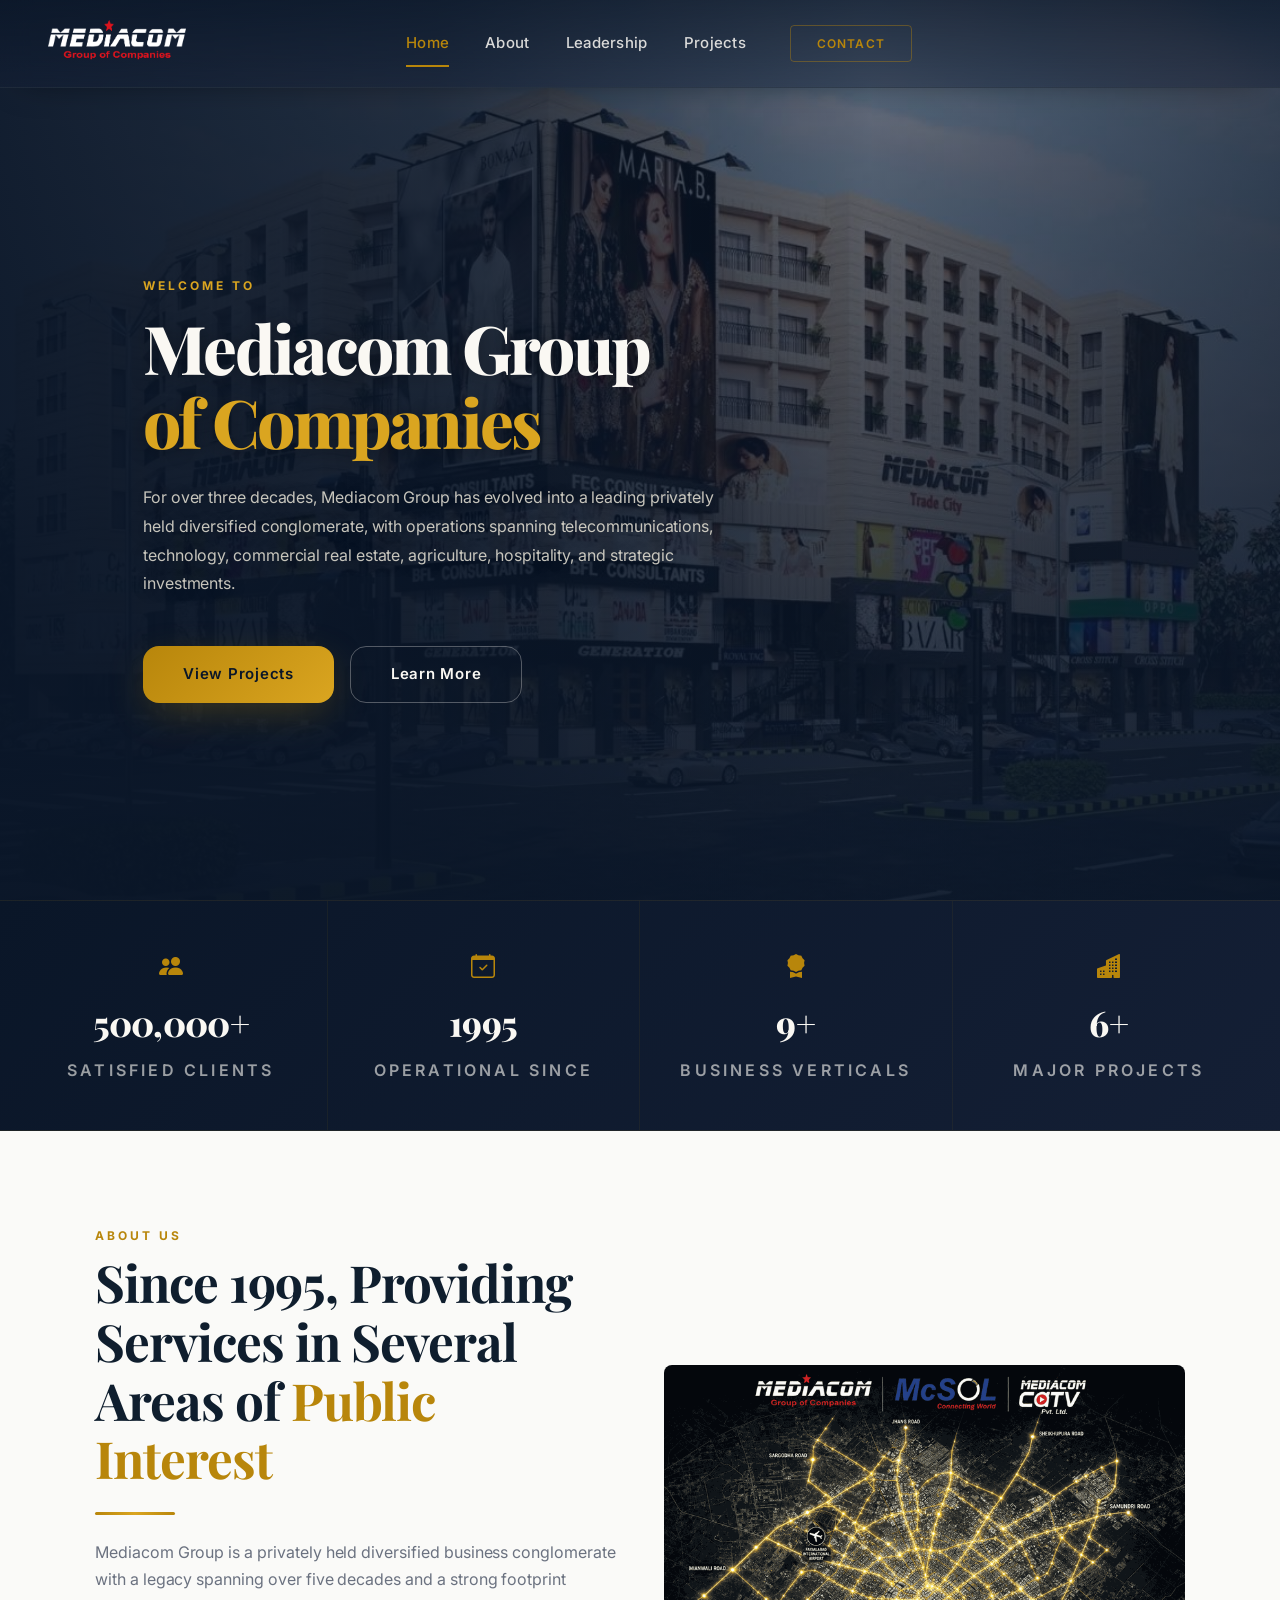
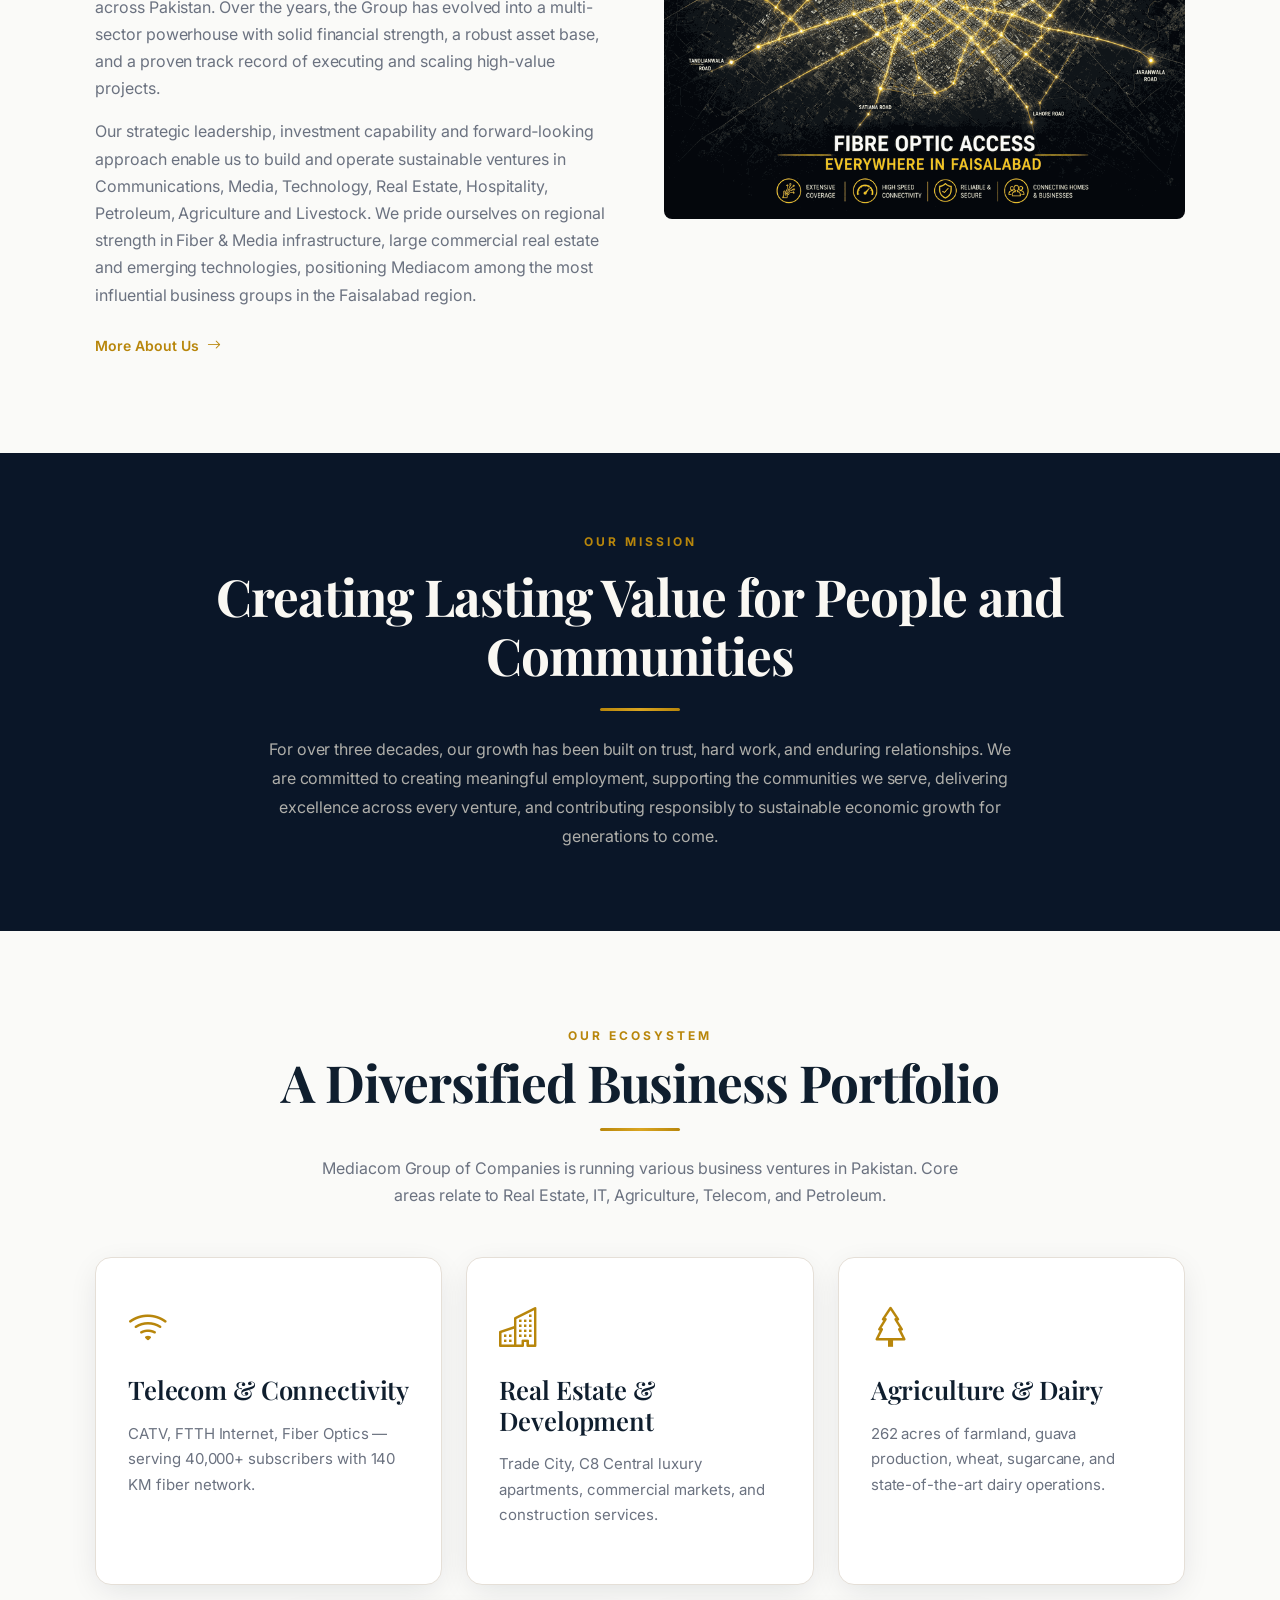
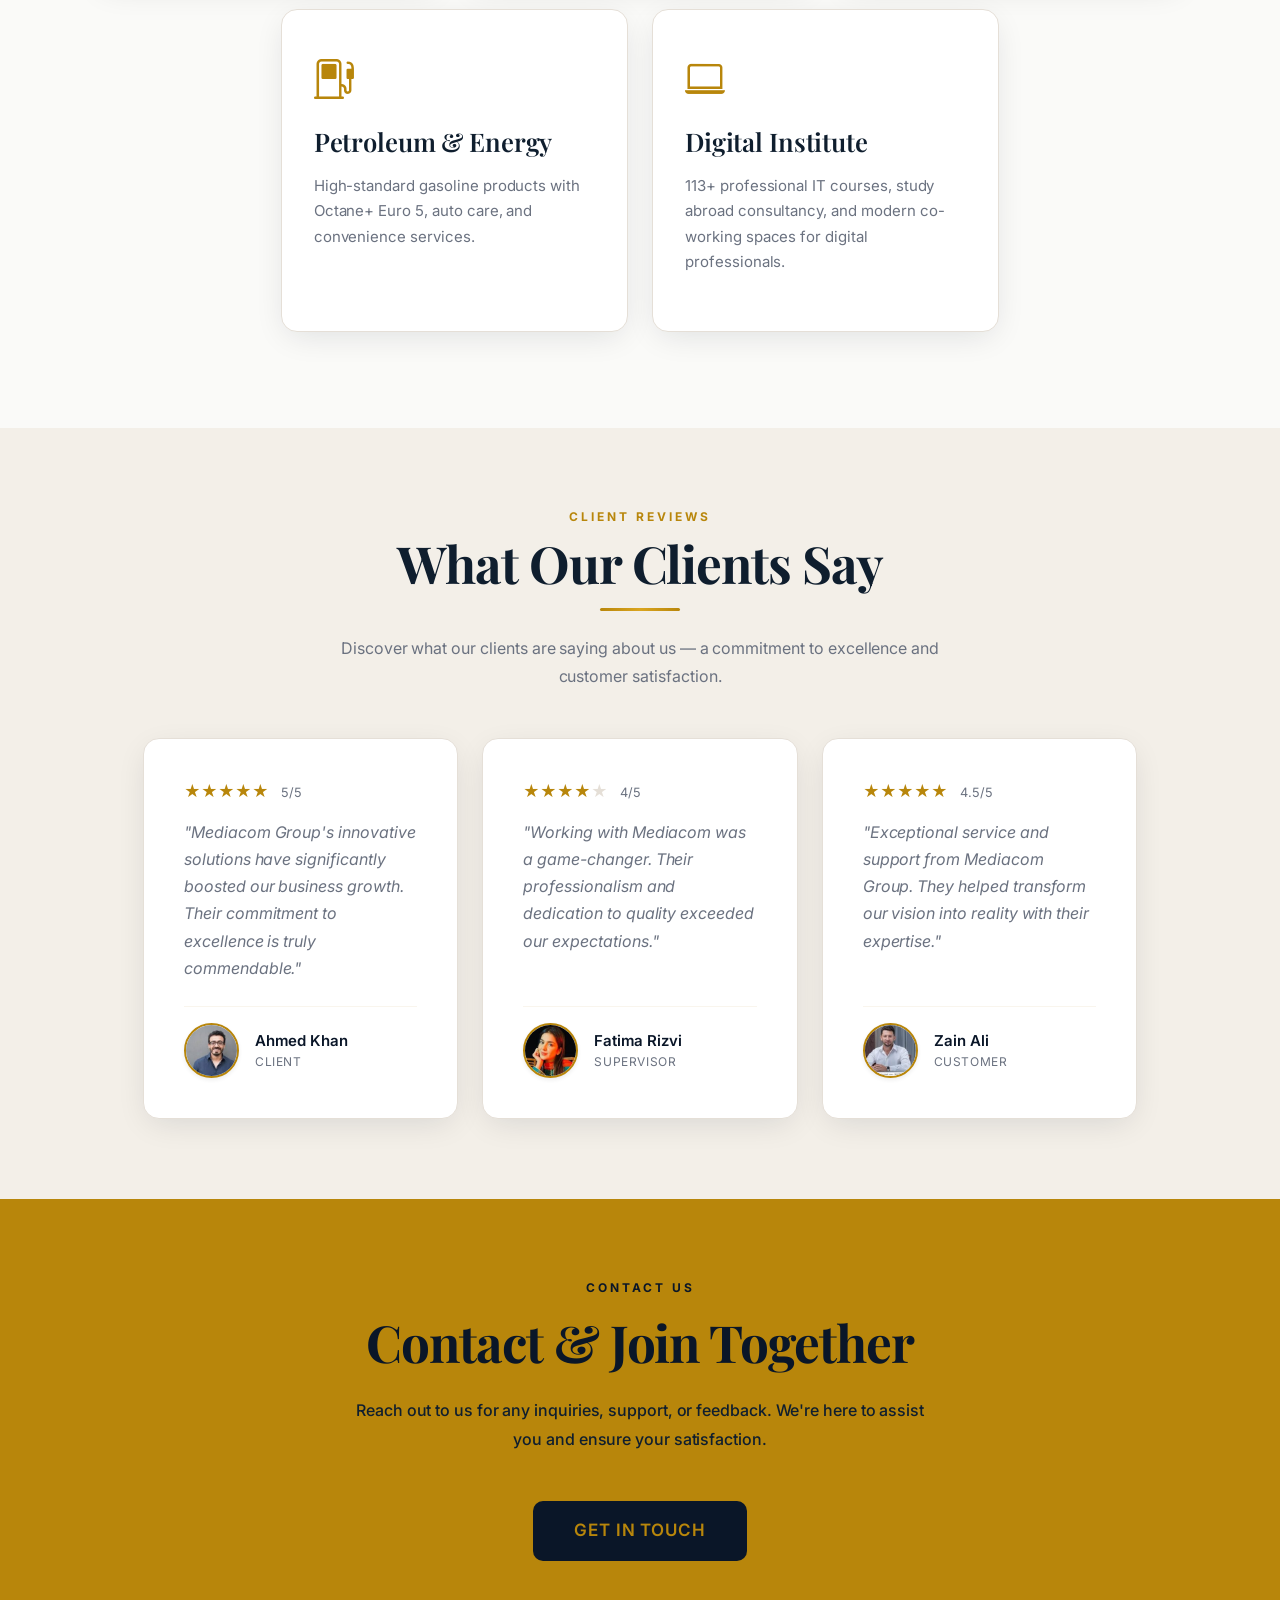
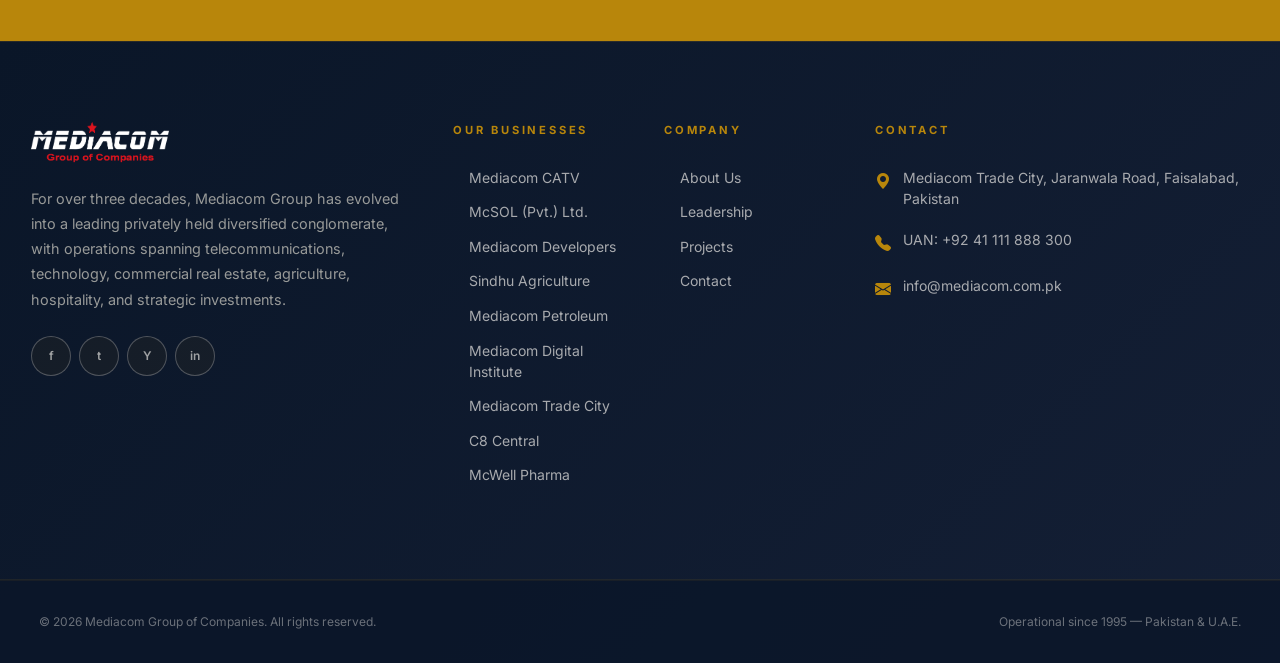
<file: index.html>
<!DOCTYPE html>
<html lang="en">

<head>
  <meta charset="UTF-8" />
  <meta name="viewport" content="width=device-width, initial-scale=1.0" />
  <title>Mediacom Group of Companies</title>
  <meta name="description"
    content="Since 1995, Mediacom Group has been providing services in Telecom, Real Estate, Agriculture, Petroleum, and digital education across Pakistan and U.A.E." />
  <link rel="preconnect" href="https://fonts.googleapis.com" />
  <link href="https://cdn.jsdelivr.net/npm/bootstrap@5.3.3/dist/css/bootstrap.min.css" rel="stylesheet" />
  <link href="https://cdn.jsdelivr.net/npm/bootstrap-icons@1.11.3/font/bootstrap-icons.css" rel="stylesheet" />
  <link href="css/style.css?v=2.0" rel="stylesheet" />
</head>

<body>

  <!-- ═══════════════ NAVBAR ═══════════════ -->
  <nav class="navbar navbar-mc navbar-expand-lg navbar-transparent">
    <div class="container px-4 px-lg-5 d-flex align-items-center justify-content-between h-100 w-100">
      <!-- Brand -->
      <a class="d-flex align-items-center gap-2 text-decoration-none" href="index.html">
        <img src="assets/logo-navbar-clean.png" alt="Mediacom Group" class="brand-logo" />
      </a>

      <!-- Desktop Nav -->
      <div class="d-none d-lg-flex align-items-center" style="gap: 2.25rem;">
        <a class="nav-link-mc" href="index.html">Home</a>
        <a class="nav-link-mc" href="about.html">About</a>
        <a class="nav-link-mc" href="leadership.html">Leadership</a>
        <a class="nav-link-mc" href="projects.html">Projects</a>
        <a class="btn-nav-premium" href="contact.html">Contact</a>
      </div>

      <!-- Right Spacer & Toggler -->
      <div class="d-flex align-items-center justify-content-end" style="width: 100px;">
        <button class="navbar-toggler d-lg-none" type="button" data-bs-toggle="collapse" data-bs-target="#mobileMenu">
          <span class="navbar-toggler-icon"></span>
        </button>
      </div>

      <!-- Mobile Menu -->
      <div class="collapse d-lg-none w-100" id="mobileMenu"
        style="position:absolute; top:80px; left:0; right:0; background:var(--navy); border-top:1px solid rgba(196,157,77,0.1); padding:1.5rem;">
        <a class="footer-link d-block mb-3" href="index.html">Home</a>
        <a class="footer-link d-block mb-3" href="about.html">About</a>
        <a class="footer-link d-block mb-3" href="leadership.html">Leadership</a>
        <a class="footer-link d-block mb-3" href="projects.html">Projects</a>
        <a class="footer-link d-block mb-4" href="contact.html">Contact</a>
      </div>
    </div>
  </nav>

  <!-- ═══════════════ HERO ═══════════════ -->
  <section class="main-hero">
    <img class="hero-bg home-projects-hero-img"
      src="assets/background photo on the front of the website behind view projects.jpeg" alt="Mediacom Trade City" />
    <div class="hero-overlay"></div>
    <div class="hero-content section-padding w-100">
      <div class="container-wide">
        <p class="section-label mb-3 animate-fade-up">Welcome to</p>
        <h1 class="heading-xl text-cream mb-4 animate-fade-up">
          Mediacom Group<br />
          <span class="text-gold">of Companies</span>
        </h1>
        <p class="body-lg mb-5 " style="color:rgba(245,240,225,0.8); max-width:36rem;">
          For over three decades, Mediacom Group has evolved into a leading privately held diversified conglomerate,
          with operations spanning telecommunications, technology, commercial real estate, agriculture, hospitality, and
          strategic investments.
        </p>
        <div class="d-flex flex-wrap gap-3">
          <a href="projects.html" class="btn-gold">View Projects</a>
          <a href="about.html" class="btn-outline-cream">Learn More</a>
        </div>
      </div>
    </div>
  </section>

  <!-- ═══════════════ STATS ═══════════════ -->
  <section class="stats-bar">
    <div class="container-wide">
      <div class="row g-0">
        <div class="col-6 col-md-3 stat-item animate-fade-up">
          <div class="stat-icon"><i class="bi bi-people-fill" style="font-size:1.5rem;"></i></div>
          <div class="stat-value">500,000+</div>
          <div class="stat-label">Satisfied Clients</div>
        </div>
        <div class="col-6 col-md-3 stat-item animate-fade-up">
          <div class="stat-icon"><i class="bi bi-calendar-check" style="font-size:1.5rem;"></i></div>
          <div class="stat-value">1995</div>
          <div class="stat-label">Operational Since</div>
        </div>
        <div class="col-6 col-md-3 stat-item animate-fade-up">
          <div class="stat-icon"><i class="bi bi-award-fill" style="font-size:1.5rem;"></i></div>
          <div class="stat-value">9+</div>
          <div class="stat-label">Business Verticals</div>
        </div>
        <div class="col-6 col-md-3 stat-item animate-fade-up">
          <div class="stat-icon"><i class="bi bi-buildings-fill" style="font-size:1.5rem;"></i></div>
          <div class="stat-value">6+</div>
          <div class="stat-label">Major Projects</div>
        </div>
      </div>

    </div>
  </section>

  <!-- ═══════════════ ABOUT PREVIEW ═══════════════ -->
  <section class="section-padding-lg" style="background:var(--bg);">
    <div class="container-wide">
      <div class="row align-items-center g-5">
        <div class="col-lg-6 animate-fade-up">
          <p class="section-label mb-2">About Us</p>
          <h2 class="heading-lg mb-4">Since 1995, Providing Services in Several Areas of <span class="text-gold">Public
              Interest</span></h2>
          <div class="gold-divider-left mb-4"></div>
          <p class="body-md mb-3">
            Mediacom Group is a privately held diversified business conglomerate with a legacy spanning over five
            decades and a strong footprint across Pakistan. Over the years, the Group has evolved into a multi-sector
            powerhouse with solid financial strength, a robust asset base, and a proven track record of executing and
            scaling high-value projects.
          </p>
          <p class="body-md mb-4">
            Our strategic leadership, investment capability and forward‑looking approach enable us to build and operate
            sustainable ventures in Communications, Media, Technology, Real Estate, Hospitality, Petroleum, Agriculture
            and Livestock. We pride ourselves on regional strength in Fiber &amp; Media infrastructure, large commercial
            real estate and emerging technologies, positioning Mediacom among the most influential business groups in
            the Faisalabad region.
          </p>
          <a href="about.html" class="d-inline-flex align-items-center gap-2 fw-semibold"
            style="color:var(--gold); font-size:0.875rem; transition:color 0.2s;">
            More About Us <i class="bi bi-arrow-right"></i>
          </a>
        </div>
        <div class="col-lg-6 animate-fade-up">
          <div class="position-relative">
            <img src="assets/mediacom-view.png" alt="Mediacom Network Map"
              class="rounded-3 w-100 object-cover aspect-3x3" loading="lazy" />
          </div>
        </div>
      </div>
    </div>
  </section>


  <!-- ═══════════════ MISSION ═══════════════ -->
  <section class="section-padding bg-navy">
    <div class="container-narrow text-center">
      <p class="section-label mb-3 animate-fade-up">Our Mission</p>
      <h2 class="heading-lg text-cream mb-4 animate-fade-up">Creating Lasting Value for People and Communities
      </h2>
      <div class="gold-divider mb-4 animate-fade-up"></div>
      <p class="body-lg animate-fade-up" style="color:rgba(245,240,225,0.7); max-width:48rem; margin:0 auto;">
        For over three decades, our growth has been built on trust, hard work, and enduring relationships. We are
        committed to creating meaningful employment, supporting the communities we serve, delivering excellence across
        every venture, and contributing responsibly to sustainable economic growth for generations to come.
      </p>
    </div>
  </section>

  <!-- ═══════════════ BUSINESS VERTICALS ═══════════════ -->
  <section class="section-padding-lg" style="background:var(--bg);">
    <div class="container-wide">
      <div class="text-center mb-5">
        <p class="section-label mb-2">Our Ecosystem</p>
        <h2 class="heading-lg mb-3">A Diversified Business Portfolio</h2>
        <div class="gold-divider mb-4"></div>
        <p class="body-md mx-auto" style="max-width:40rem;">
          Mediacom Group of Companies is running various business ventures in Pakistan. Core areas relate to Real
          Estate, IT, Agriculture, Telecom, and Petroleum.
        </p>
      </div>
      <div class="row g-4 justify-content-center">
        <div class="col-md-6 col-lg-4 animate-fade-up">
          <a href="telecom.html" class="glass-card vertical-card d-block h-100 text-decoration-none">
            <i class="bi bi-wifi card-icon" style="font-size:2.5rem; display:block; margin-bottom:1rem;"></i>
            <h3 class="heading-sm mb-3">Telecom & Connectivity</h3>
            <p class="body-md" style="font-size:0.9375rem;">CATV, FTTH Internet, Fiber Optics — serving 40,000+
              subscribers with 140 KM fiber network.</p>
          </a>
        </div>
        <div class="col-md-6 col-lg-4 animate-fade-up">
          <a href="real-estate.html" class="glass-card vertical-card d-block h-100 text-decoration-none">
            <i class="bi bi-buildings card-icon" style="font-size:2.5rem; display:block; margin-bottom:1rem;"></i>
            <h3 class="heading-sm mb-3">Real Estate & Development</h3>
            <p class="body-md" style="font-size:0.9375rem;">Trade City, C8 Central luxury apartments, commercial
              markets, and construction services.</p>
          </a>
        </div>
        <div class="col-md-6 col-lg-4 animate-fade-up">
          <a href="agriculture.html" class="glass-card vertical-card d-block h-100 text-decoration-none">
            <i class="bi bi-tree card-icon" style="font-size:2.5rem; display:block; margin-bottom:1rem;"></i>
            <h3 class="heading-sm mb-3">Agriculture & Dairy</h3>
            <p class="body-md" style="font-size:0.9375rem;">262 acres of farmland, guava production, wheat, sugarcane,
              and state-of-the-art dairy operations.</p>
          </a>
        </div>
        <div class="col-md-6 col-lg-4 animate-fade-up">
          <a href="petroleum.html" class="glass-card vertical-card d-block h-100 text-decoration-none">
            <i class="bi bi-fuel-pump card-icon" style="font-size:2.5rem; display:block; margin-bottom:1rem;"></i>
            <h3 class="heading-sm mb-3">Petroleum & Energy</h3>
            <p class="body-md" style="font-size:0.9375rem;">High-standard gasoline products with Octane+ Euro 5, auto
              care, and convenience services.</p>
          </a>
        </div>
        <div class="col-md-6 col-lg-4 animate-fade-up">
          <a href="digital-institute.html" class="glass-card vertical-card d-block h-100 text-decoration-none">
            <i class="bi bi-laptop card-icon" style="font-size:2.5rem; display:block; margin-bottom:1rem;"></i>
            <h3 class="heading-sm mb-3">Digital Institute</h3>
            <p class="body-md" style="font-size:0.9375rem;">113+ professional IT courses, study abroad consultancy, and
              modern co-working spaces for digital professionals.</p>
          </a>
        </div>
      </div>
    </div>
  </section>

  <!-- ═══════════════ TESTIMONIALS ═══════════════ -->
  <section class="section-padding bg-muted-bg">
    <div class="container-wide">
      <div class="text-center mb-5">
        <p class="section-label mb-2">Client Reviews</p>
        <h2 class="heading-lg mb-3">What Our Clients Say</h2>
        <div class="gold-divider mb-4"></div>
        <p class="body-md mx-auto" style="max-width:40rem;">Discover what our clients are saying about us — a commitment
          to excellence and customer satisfaction.</p>
      </div>
      <div class="row g-4">
        <div class="col-md-4 animate-fade-up">
          <div class="glass-card testimonial-card h-100 d-flex flex-column">
            <div class="mb-3">
              <span class="star-filled">★</span><span class="star-filled">★</span><span
                class="star-filled">★</span><span class="star-filled">★</span><span class="star-filled">★</span>
              <span class="ms-2 text-muted" style="font-size:0.8rem;">5/5</span>
            </div>
            <p class="body-md fst-italic mb-4">"Mediacom Group's innovative solutions have significantly boosted our
              business growth. Their commitment to excellence is truly commendable."</p>
            <div class="d-flex align-items-center gap-3 mt-auto pt-3"
              style="border-top:1px solid rgba(196,157,77,0.1);">
              <img src="assets/client-1.jpg" alt="Ahmed Khan" class="rounded-circle shadow-sm"
                style="width:55px; height:55px; object-fit:cover; border:2px solid var(--gold);" />
              <div>
                <div class="fw-semibold" style="font-size:0.9375rem; color:var(--navy);">Ahmed Khan</div>
                <div class="text-muted" style="font-size:0.75rem; text-transform:uppercase; letter-spacing:0.05em;">
                  Client</div>
              </div>
            </div>
          </div>
        </div>
        <div class="col-md-4 animate-fade-up">
          <div class="glass-card testimonial-card h-100 d-flex flex-column">
            <div class="mb-3">
              <span class="star-filled">★</span><span class="star-filled">★</span><span
                class="star-filled">★</span><span class="star-filled">★</span><span class="star-empty">★</span>
              <span class="ms-2 text-muted" style="font-size:0.8rem;">4/5</span>
            </div>
            <p class="body-md fst-italic mb-4">"Working with Mediacom was a game-changer. Their professionalism and
              dedication to quality exceeded our expectations."</p>
            <div class="d-flex align-items-center gap-3 mt-auto pt-3"
              style="border-top:1px solid rgba(196,157,77,0.1);">
              <img src="assets/client-2.jpg" alt="Fatima Rizvi" class="rounded-circle shadow-sm"
                style="width:55px; height:55px; object-fit:cover; border:2px solid var(--gold);" />
              <div>
                <div class="fw-semibold" style="font-size:0.9375rem; color:var(--navy);">Fatima Rizvi</div>
                <div class="text-muted" style="font-size:0.75rem; text-transform:uppercase; letter-spacing:0.05em;">
                  Supervisor</div>
              </div>
            </div>
          </div>
        </div>
        <div class="col-md-4 animate-fade-up">
          <div class="glass-card testimonial-card h-100 d-flex flex-column">
            <div class="mb-3">
              <span class="star-filled">★</span><span class="star-filled">★</span><span
                class="star-filled">★</span><span class="star-filled">★</span><span class="star-filled">★</span>
              <span class="ms-2 text-muted" style="font-size:0.8rem;">4.5/5</span>
            </div>
            <p class="body-md fst-italic mb-4">"Exceptional service and support from Mediacom Group. They helped
              transform our vision into reality with their expertise."</p>
            <div class="d-flex align-items-center gap-3 mt-auto pt-3"
              style="border-top:1px solid rgba(196,157,77,0.1);">
              <img src="assets/client-3.jpg" alt="Zain Ali" class="rounded-circle shadow-sm"
                style="width:55px; height:55px; object-fit:cover; border:2px solid var(--gold);" />
              <div>
                <div class="fw-semibold" style="font-size:0.9375rem; color:var(--navy);">Zain Ali</div>
                <div class="text-muted" style="font-size:0.75rem; text-transform:uppercase; letter-spacing:0.05em;">
                  Customer</div>
              </div>
            </div>
          </div>
        </div>
      </div>
    </div>
  </section>

  <!-- ═══════════════ CTA ═══════════════ -->
  <section class="section-padding" style="background:var(--gold);">
    <div class="container-narrow text-center">
      <p class="section-label mb-3" style="color:var(--navy);">Contact Us</p>
      <h2 class="heading-lg mb-4" style="color:var(--navy);">Contact &amp; Join Together</h2>
      <p class="body-lg mb-5" style="color:var(--charcoal); max-width:36rem; margin-inline:auto; font-weight:500;">
        Reach out to us for any inquiries, support, or feedback. We're here to assist you and ensure your satisfaction.
      </p>
      <a href="contact.html" class="btn"
        style="background:var(--navy); color:var(--gold); font-size:1.0625rem; padding:1rem 2.5rem; border-radius:var(--radius); font-weight:600; text-transform:uppercase; letter-spacing:0.05em; transition:transform 0.2s ease;">Get
        in Touch</a>
    </div>
  </section>

  <!-- ═══════════════ FOOTER ═══════════════ -->
  <footer class="site-footer">
    <div class="footer-top section-padding">
      <div class="container-wide">
        <div class="row g-5">
          <!-- Brand -->
          <div class="col-lg-4">
            <img src="assets/logo-navbar-clean.png" alt="Mediacom Group" class="brand-logo mb-3" />
            <p style="font-size:0.9rem; color:rgba(245,240,225,0.6); line-height:1.75; margin-bottom:1.5rem;">
              For over three decades, Mediacom Group has evolved into a leading privately held diversified conglomerate,
              with operations spanning telecommunications, technology, commercial real estate, agriculture, hospitality,
              and strategic investments.
            </p>
            <div class="d-flex gap-2">
              <a href="#" class="footer-social-btn">f</a>
              <a href="#" class="footer-social-btn">t</a>
              <a href="#" class="footer-social-btn">Y</a>
              <a href="#" class="footer-social-btn">in</a>
            </div>
          </div>
          <!-- Businesses -->
          <div class="col-sm-6 col-lg-2 footer-businesses">
            <div class="footer-heading">Our Businesses</div>
            <a href="telecom.html" class="footer-link" data-business="telecom">Mediacom CATV</a>
            <a href="mscol.html" class="footer-link" data-business="mscol">McSOL (Pvt.) Ltd.</a>
            <a href="real-estate.html" class="footer-link" data-business="real-estate">Mediacom Developers</a>
            <a href="agriculture.html" class="footer-link" data-business="agriculture">Sindhu Agriculture</a>
            <a href="petroleum.html" class="footer-link" data-business="petroleum">Mediacom Petroleum</a>
            <a href="digital-institute.html" class="footer-link" data-business="digital-institute">Mediacom Digital Institute</a>
            <a href="trade-city.html" class="footer-link" data-business="trade-city">Mediacom Trade City</a>
            <a href="c8-central.html" class="footer-link" data-business="c8-central">C8 Central</a>
            <a href="mcwell-pharma.html" class="footer-link" data-business="mcwell-pharma">McWell Pharma</a>
          </div>
          <!-- Company -->
          <div class="col-sm-6 col-lg-2">
            <div class="footer-heading">Company</div>
            <a href="about.html" class="footer-link">About Us</a>
            <a href="leadership.html" class="footer-link">Leadership</a>
            <a href="projects.html" class="footer-link">Projects</a>
            <a href="contact.html" class="footer-link">Contact</a>
          </div>
          <!-- Contact -->
          <div class="col-lg-4">
            <div class="footer-heading">Contact</div>
            <div class="footer-contact-item">
              <i class="bi bi-geo-alt-fill footer-contact-icon"></i>
              <span id="footer-contact-address" class="footer-contact-text">Mediacom Trade City, Jaranwala Road, Faisalabad, Pakistan</span>
            </div>
            <div class="footer-contact-item">
              <i class="bi bi-telephone-fill footer-contact-icon"></i>
              <div>
                <div id="footer-contact-phone" class="footer-contact-text">Tel: +92-41-111 888 300</div>
                <div id="footer-contact-uan" class="footer-contact-text">UAN: +92 41 111 888 300</div>
              </div>
            </div>
            <div class="footer-contact-item">
              <i class="bi bi-envelope-fill footer-contact-icon"></i>
              <span id="footer-contact-email" class="footer-contact-text">info@mediacom.com.pk</span>
            </div>
          </div>
        </div>
      </div>
    </div>
    <div class="footer-bottom">
      <div class="container-wide d-flex flex-column flex-md-row align-items-center justify-content-between gap-3">
        <p class="footer-copy mb-0">&copy; <span id="yr"></span> Mediacom Group of Companies. All rights reserved.</p>
        <p class="footer-copy mb-0">Operational since 1995 — Pakistan &amp; U.A.E.</p>
      </div>
    </div>
  </footer>

  <!-- Back to top -->
  <button id="back-to-top" aria-label="Back to top"><i class="bi bi-chevron-up"></i></button>

  <script src="https://cdn.jsdelivr.net/npm/bootstrap@5.3.3/dist/js/bootstrap.bundle.min.js"></script>
  <script src="js/main.js?v=2.0"></script>
  <script>document.getElementById('yr').textContent = new Date().getFullYear();</script>
</body>

</html>
</file>
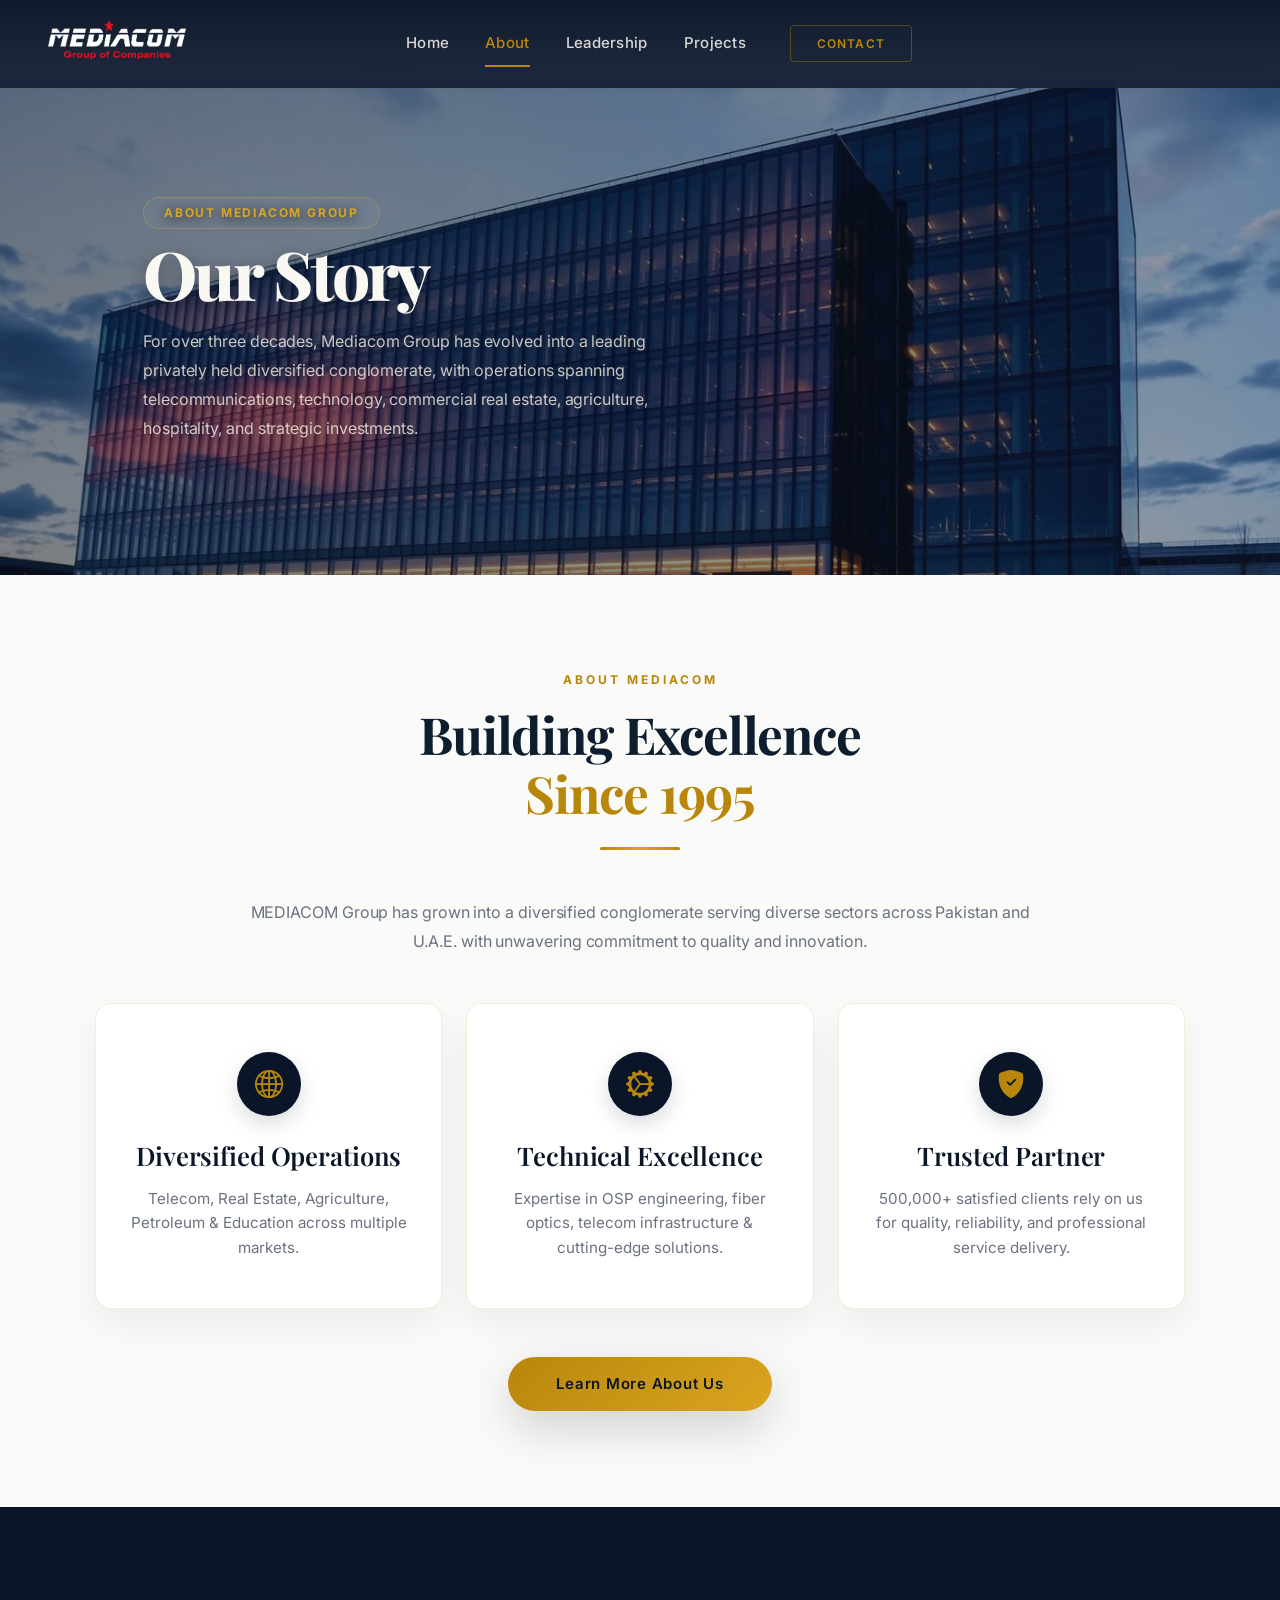
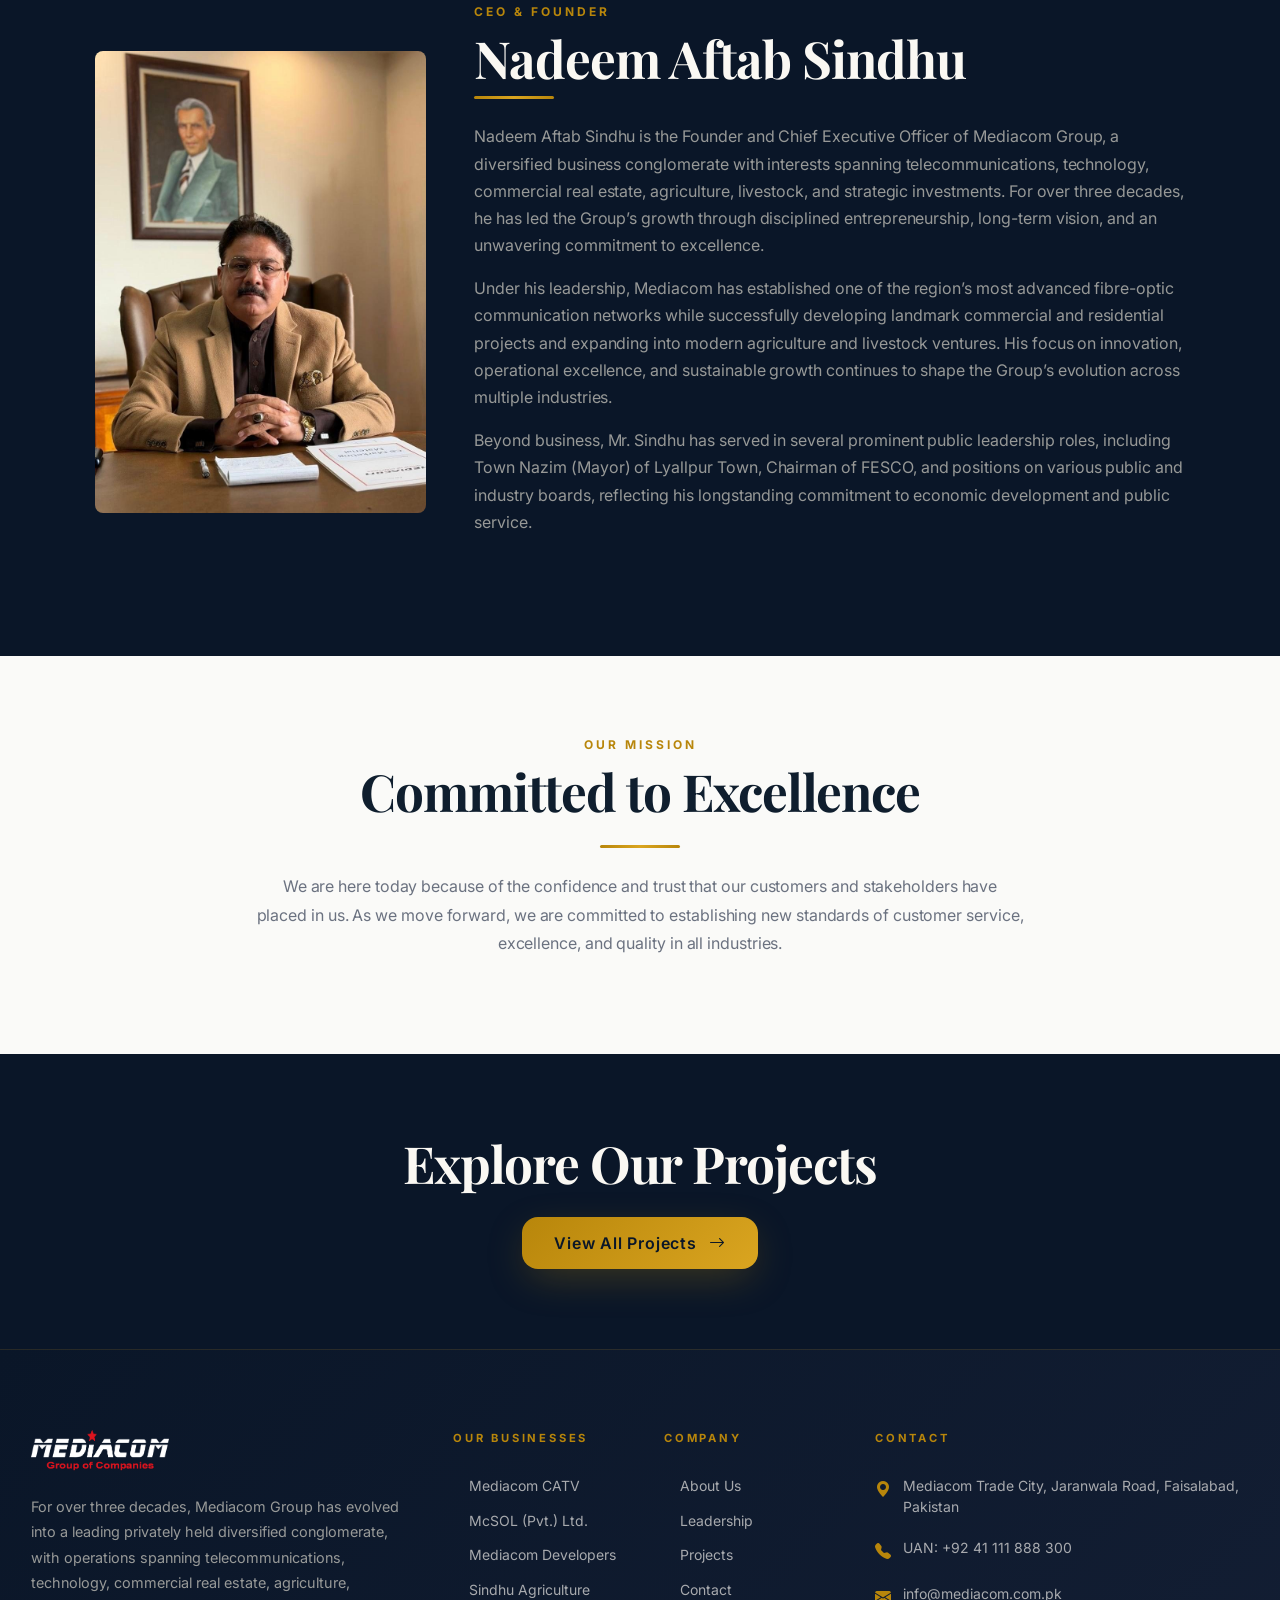
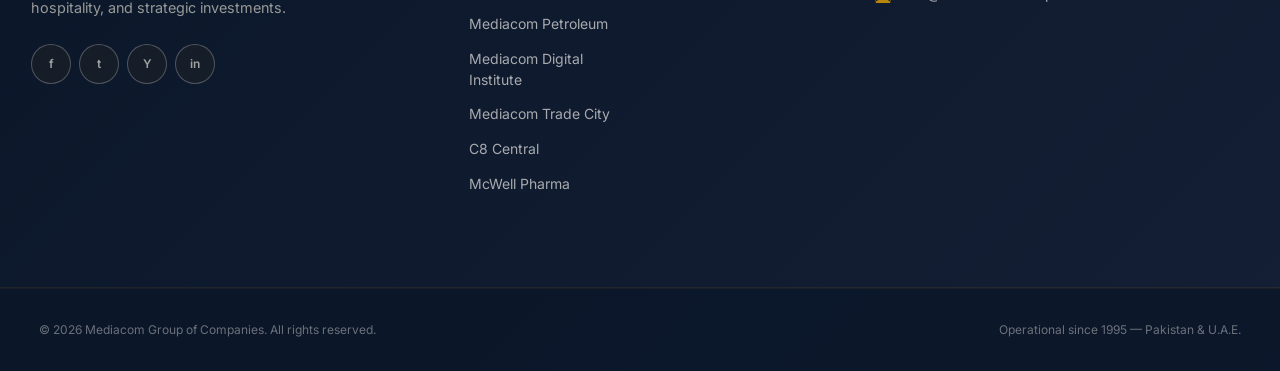
<file: about.html>
<!DOCTYPE html>
<html lang="en">

<head>
  <meta charset="UTF-8" />
  <meta name="viewport" content="width=device-width, initial-scale=1.0" />
  <title>About Us – Mediacom Group</title>
  <meta name="description"
    content="Learn about Mediacom Group of Companies, its story since 1995, and its diversified business ventures across Pakistan and U.A.E." />
  <link rel="preconnect" href="https://fonts.googleapis.com" />
  <link href="https://cdn.jsdelivr.net/npm/bootstrap@5.3.3/dist/css/bootstrap.min.css" rel="stylesheet" />
  <link href="https://cdn.jsdelivr.net/npm/bootstrap-icons@1.11.3/font/bootstrap-icons.css" rel="stylesheet" />
  <link href="css/style.css?v=2.0" rel="stylesheet" />
</head>

<body>

  <!-- ═══════════════ NAVBAR ═══════════════ -->
  <nav class="navbar navbar-mc navbar-expand-lg">
    <div class="container px-4 px-lg-5 d-flex align-items-center justify-content-between h-100 w-100">
      <a class="d-flex align-items-center gap-2 text-decoration-none" href="index.html">
        <img src="assets/logo-navbar-clean.png" alt="Mediacom Group" class="brand-logo" />
      </a>
      <div class="d-none d-lg-flex align-items-center" style="gap: 2.25rem;">
        <a class="nav-link-mc" href="index.html">Home</a>
        <a class="nav-link-mc" href="about.html">About</a>
        <a class="nav-link-mc" href="leadership.html">Leadership</a>
        <a class="nav-link-mc" href="projects.html">Projects</a>
        <a class="btn-nav-premium" href="contact.html">Contact</a>
      </div>
      <div class="d-flex align-items-center justify-content-end" style="width: 100px;">
        <button class="navbar-toggler d-lg-none" type="button" data-bs-toggle="collapse" data-bs-target="#mobileMenu">
          <span class="navbar-toggler-icon"></span>
        </button>
      </div>
      <div class="collapse d-lg-none w-100" id="mobileMenu"
        style="position:absolute; top:80px; left:0; right:0; background:var(--navy); border-top:1px solid rgba(196,157,77,0.1); padding:1.5rem;">
        <a class="footer-link d-block mb-3" href="index.html">Home</a>
        <a class="footer-link d-block mb-3" href="about.html">About</a>
        <a class="footer-link d-block mb-3" href="leadership.html">Leadership</a>
        <a class="footer-link d-block mb-3" href="projects.html">Projects</a>
        <a class="footer-link d-block mb-4" href="contact.html">Contact</a>
      </div>
    </div>
  </nav>

  <!-- ═══════════════ PAGE HERO ═══════════════ -->
  <section class="page-hero">
    <img class="hero-bg" src="assets/about-hero.jpg" alt="About Mediacom" />
    <div class="hero-overlay"></div>
    <div class="hero-content section-padding w-100">
      <div class="container-wide">
        <p class="section-label mb-2 animate-fade-up">About Mediacom Group</p>
        <h1 class="heading-xl text-cream mb-3 animate-fade-up">Our Story</h1>
        <p class="body-lg animate-fade-up " style="color:rgba(245,240,225,0.8); max-width:32rem;">
          For over three decades, Mediacom Group has evolved into a leading privately held diversified conglomerate, with operations spanning telecommunications, technology, commercial real estate, agriculture, hospitality, and strategic investments.</p>
      </div>
    </div>
  </section>

  <!-- ═══════════════ ABOUT SECTION ═══════════════ -->
  <section class="section-padding-lg" style="background:var(--bg);">
    <div class="container-wide">
      <!-- Premium Centered Content Layout without Image -->
      <div class="text-center animate-fade-up mx-auto" style="max-width: 800px;">
        <p class="section-label mb-3 justify-content-center">About Mediacom</p>
        <h2 class="heading-lg mb-4">Building Excellence <br><span class="text-gold">Since 1995</span></h2>
        <div class="gold-divider mb-5"></div>
        <p class="body-lg mb-5" style="color: var(--slate);">
          MEDIACOM Group has grown into a diversified conglomerate serving diverse sectors across Pakistan and U.A.E.
          with unwavering commitment to quality and innovation.
        </p>
      </div>

      <!-- Key Points in a 3-Column Premium Grid -->
      <div class="row g-4 animate-fade-up" style="animation-delay: 0.2s;">
        <!-- Point 1 -->
        <div class="col-md-4 text-center">
          <div style="padding: 3rem 2rem; background: #ffffff; border: 1px solid rgba(184, 134, 11, 0.15); border-radius: 1rem; height: 100%; transition: transform 0.4s ease, box-shadow 0.4s ease; box-shadow: 0 15px 35px rgba(0,0,0,0.06);">
            <div style="width: 4rem; height: 4rem; border-radius: 50%; background: var(--navy); display: flex; align-items: center; justify-content: center; color: var(--gold); font-size: 1.75rem; margin: 0 auto 1.5rem auto; box-shadow: 0 8px 20px rgba(10, 22, 40, 0.15);">
              <i class="bi bi-globe2"></i>
            </div>
            <h3 class="heading-sm mb-3" style="color: var(--navy);">Diversified Operations</h3>
            <p style="font-size: 0.95rem; color: var(--slate); line-height: 1.6; margin-bottom: 0;">Telecom, Real Estate, Agriculture, Petroleum &amp; Education across multiple markets.</p>
          </div>
        </div>

        <!-- Point 2 -->
        <div class="col-md-4 text-center">
          <div style="padding: 3rem 2rem; background: #ffffff; border: 1px solid rgba(184, 134, 11, 0.15); border-radius: 1rem; height: 100%; transition: transform 0.4s ease, box-shadow 0.4s ease; box-shadow: 0 15px 35px rgba(0,0,0,0.06);">
            <div style="width: 4rem; height: 4rem; border-radius: 50%; background: var(--navy); display: flex; align-items: center; justify-content: center; color: var(--gold); font-size: 1.75rem; margin: 0 auto 1.5rem auto; box-shadow: 0 8px 20px rgba(10, 22, 40, 0.15);">
              <i class="bi bi-gear-wide-connected"></i>
            </div>
            <h3 class="heading-sm mb-3" style="color: var(--navy);">Technical Excellence</h3>
            <p style="font-size: 0.95rem; color: var(--slate); line-height: 1.6; margin-bottom: 0;">Expertise in OSP engineering, fiber optics, telecom infrastructure &amp; cutting-edge solutions.</p>
          </div>
        </div>

        <!-- Point 3 -->
        <div class="col-md-4 text-center">
          <div style="padding: 3rem 2rem; background: #ffffff; border: 1px solid rgba(184, 134, 11, 0.15); border-radius: 1rem; height: 100%; transition: transform 0.4s ease, box-shadow 0.4s ease; box-shadow: 0 15px 35px rgba(0,0,0,0.06);">
            <div style="width: 4rem; height: 4rem; border-radius: 50%; background: var(--navy); display: flex; align-items: center; justify-content: center; color: var(--gold); font-size: 1.75rem; margin: 0 auto 1.5rem auto; box-shadow: 0 8px 20px rgba(10, 22, 40, 0.15);">
              <i class="bi bi-shield-fill-check"></i>
            </div>
            <h3 class="heading-sm mb-3" style="color: var(--navy);">Trusted Partner</h3>
            <p style="font-size: 0.95rem; color: var(--slate); line-height: 1.6; margin-bottom: 0;">500,000+ satisfied clients rely on us for quality, reliability, and professional service delivery.</p>
          </div>
        </div>
      </div>

      <div class="text-center mt-5 animate-fade-up" style="animation-delay: 0.3s;">
        <a href="contact.html" class="btn-gold px-5 py-3 rounded-pill shadow-lg">Learn More About Us</a>
      </div>
    </div>
  </section>

  <!-- ═══════════════ CEO MESSAGE ═══════════════ -->
  <section class="section-padding-lg bg-navy">
    <div class="container-wide">
      <div class="row align-items-center g-5">
        <div class="col-lg-4 animate-fade-up">
          <img src="assets/CEO.jpeg" alt="Nadeem Aftab Sindhu – CEO & Founder" class="rounded-3 w-100 object-cover"
            loading="lazy" style="max-height:480px;" />
        </div>
        <div class="col-lg-8 animate-fade-up">
          <p class="section-label mb-2">CEO &amp; Founder</p>
          <h2 class="heading-lg text-cream mb-2">Nadeem Aftab Sindhu</h2>
          <div class="gold-divider-left mb-4"></div>
          <p class="body-md mb-3" style="color:rgba(245,240,225,0.6);">
            Nadeem Aftab Sindhu is the Founder and Chief Executive Officer of Mediacom Group, a diversified business conglomerate with interests spanning telecommunications, technology, commercial real estate, agriculture, livestock, and strategic investments. For over three decades, he has led the Group’s growth through disciplined entrepreneurship, long-term vision, and an unwavering commitment to excellence.
          </p> 
          <p class="body-md mb-3" style="color:rgba(245,240,225,0.6);">
            Under his leadership, Mediacom has established one of the region’s most advanced fibre-optic communication networks while successfully developing landmark commercial and residential projects and expanding into modern agriculture and livestock ventures. His focus on innovation, operational excellence, and sustainable growth continues to shape the Group’s evolution across multiple industries.
          </p>
          <p class="body-md mb-4" style="color:rgba(245,240,225,0.6);">
            Beyond business, Mr. Sindhu has served in several prominent public leadership roles, including Town Nazim (Mayor) of Lyallpur Town, Chairman of FESCO, and positions on various public and industry boards, reflecting his longstanding commitment to economic development and public service.
          </p>
        </div>
      </div>
    </div>
  </section>

  <!-- ═══════════════ MISSION ═══════════════ -->
  <section class="section-padding" style="background:var(--bg);">
    <div class="container-narrow text-center">
      <p class="section-label mb-2">Our Mission</p>
      <h2 class="heading-lg mb-4">Committed to Excellence</h2>
      <div class="gold-divider mb-4"></div>
      <p class="body-lg mx-auto" style="max-width:48rem;">
        We are here today because of the confidence and trust that our customers and stakeholders have placed in us. As
        we move forward, we are committed to establishing new standards of customer service, excellence, and quality in
        all industries.
      </p>
    </div>
  </section>

  <!-- ═══════════════ STATS ═══════════════ -->


  <!-- ═══════════════ CTA ═══════════════ -->
  <section class="section-padding bg-navy">
    <div class="container-narrow text-center">
      <h2 class="heading-lg text-cream mb-4">Explore Our Projects</h2>
      <a href="projects.html" class="btn-gold" style="font-size:1rem; padding:0.875rem 2rem;">
        View All Projects <i class="bi bi-arrow-right ms-1"></i>
      </a>
    </div>
  </section>

  <!-- ═══════════════ FOOTER ═══════════════ -->
  <footer class="site-footer">
    <div class="footer-top section-padding">
      <div class="container-wide">
        <div class="row g-5">
          <div class="col-lg-4">
            <img src="assets/logo-navbar-clean.png" alt="Mediacom Group" class="brand-logo mb-3"
               />
            <p style="font-size:0.9rem; color:rgba(245,240,225,0.6); line-height:1.75; margin-bottom:1.5rem;">For over three decades, Mediacom Group has evolved into a leading privately held diversified conglomerate, with operations spanning telecommunications, technology, commercial real estate, agriculture, hospitality, and strategic investments.</p>
            <div class="d-flex gap-2">
              <a href="#" class="footer-social-btn">f</a>
              <a href="#" class="footer-social-btn">t</a>
              <a href="#" class="footer-social-btn">Y</a>
              <a href="#" class="footer-social-btn">in</a>
            </div>
          </div>
          <div class="col-sm-6 col-lg-2 footer-businesses">
            <div class="footer-heading">Our Businesses</div>
            <a href="telecom.html" class="footer-link" data-business="telecom">Mediacom CATV</a>
            <a href="mscol.html" class="footer-link" data-business="mscol">McSOL (Pvt.) Ltd.</a>
            <a href="real-estate.html" class="footer-link" data-business="real-estate">Mediacom Developers</a>
            <a href="agriculture.html" class="footer-link" data-business="agriculture">Sindhu Agriculture</a>
            <a href="petroleum.html" class="footer-link" data-business="petroleum">Mediacom Petroleum</a>
            <a href="digital-institute.html" class="footer-link" data-business="digital-institute">Mediacom Digital Institute</a>
            <a href="trade-city.html" class="footer-link" data-business="trade-city">Mediacom Trade City</a>
            <a href="c8-central.html" class="footer-link" data-business="c8-central">C8 Central</a>
            <a href="mcwell-pharma.html" class="footer-link" data-business="mcwell-pharma">McWell Pharma</a>
          </div>
          <div class="col-sm-6 col-lg-2">
            <div class="footer-heading">Company</div>
            <a href="about.html" class="footer-link">About Us</a>
            <a href="leadership.html" class="footer-link">Leadership</a>
            <a href="projects.html" class="footer-link">Projects</a>
            <a href="contact.html" class="footer-link">Contact</a>
          </div>
          <div class="col-lg-4">
            <div class="footer-heading">Contact</div>
            <div class="footer-contact-item"><i class="bi bi-geo-alt-fill footer-contact-icon"></i><span
                id="footer-contact-address" class="footer-contact-text">Mediacom Trade City, Jaranwala Road, Faisalabad, Pakistan</span></div>
            <div class="footer-contact-item"><i class="bi bi-telephone-fill footer-contact-icon"></i>
              <div>
                <div id="footer-contact-phone" class="footer-contact-text">Tel: +92-41-111 888 300</div>
                <div id="footer-contact-uan" class="footer-contact-text">UAN: +92 41 111 888 300</div>
              </div>
            </div>
            <div class="footer-contact-item"><i class="bi bi-envelope-fill footer-contact-icon"></i><span
                id="footer-contact-email" class="footer-contact-text">info@mediacom.com.pk</span></div>
          </div>
        </div>
      </div>
    </div>
    <div class="footer-bottom">
      <div class="container-wide d-flex flex-column flex-md-row align-items-center justify-content-between gap-3">
        <p class="footer-copy mb-0">&copy; <span id="yr"></span> Mediacom Group of Companies. All rights reserved.</p>
        <p class="footer-copy mb-0">Operational since 1995 — Pakistan &amp; U.A.E.</p>
      </div>
    </div>
  </footer>

  <button id="back-to-top" aria-label="Back to top"><i class="bi bi-chevron-up"></i></button>
  <script src="https://cdn.jsdelivr.net/npm/bootstrap@5.3.3/dist/js/bootstrap.bundle.min.js"></script>
  <script src="js/main.js?v=2.0"></script>
  <script>document.getElementById('yr').textContent = new Date().getFullYear();</script>
</body>

</html>
</file>
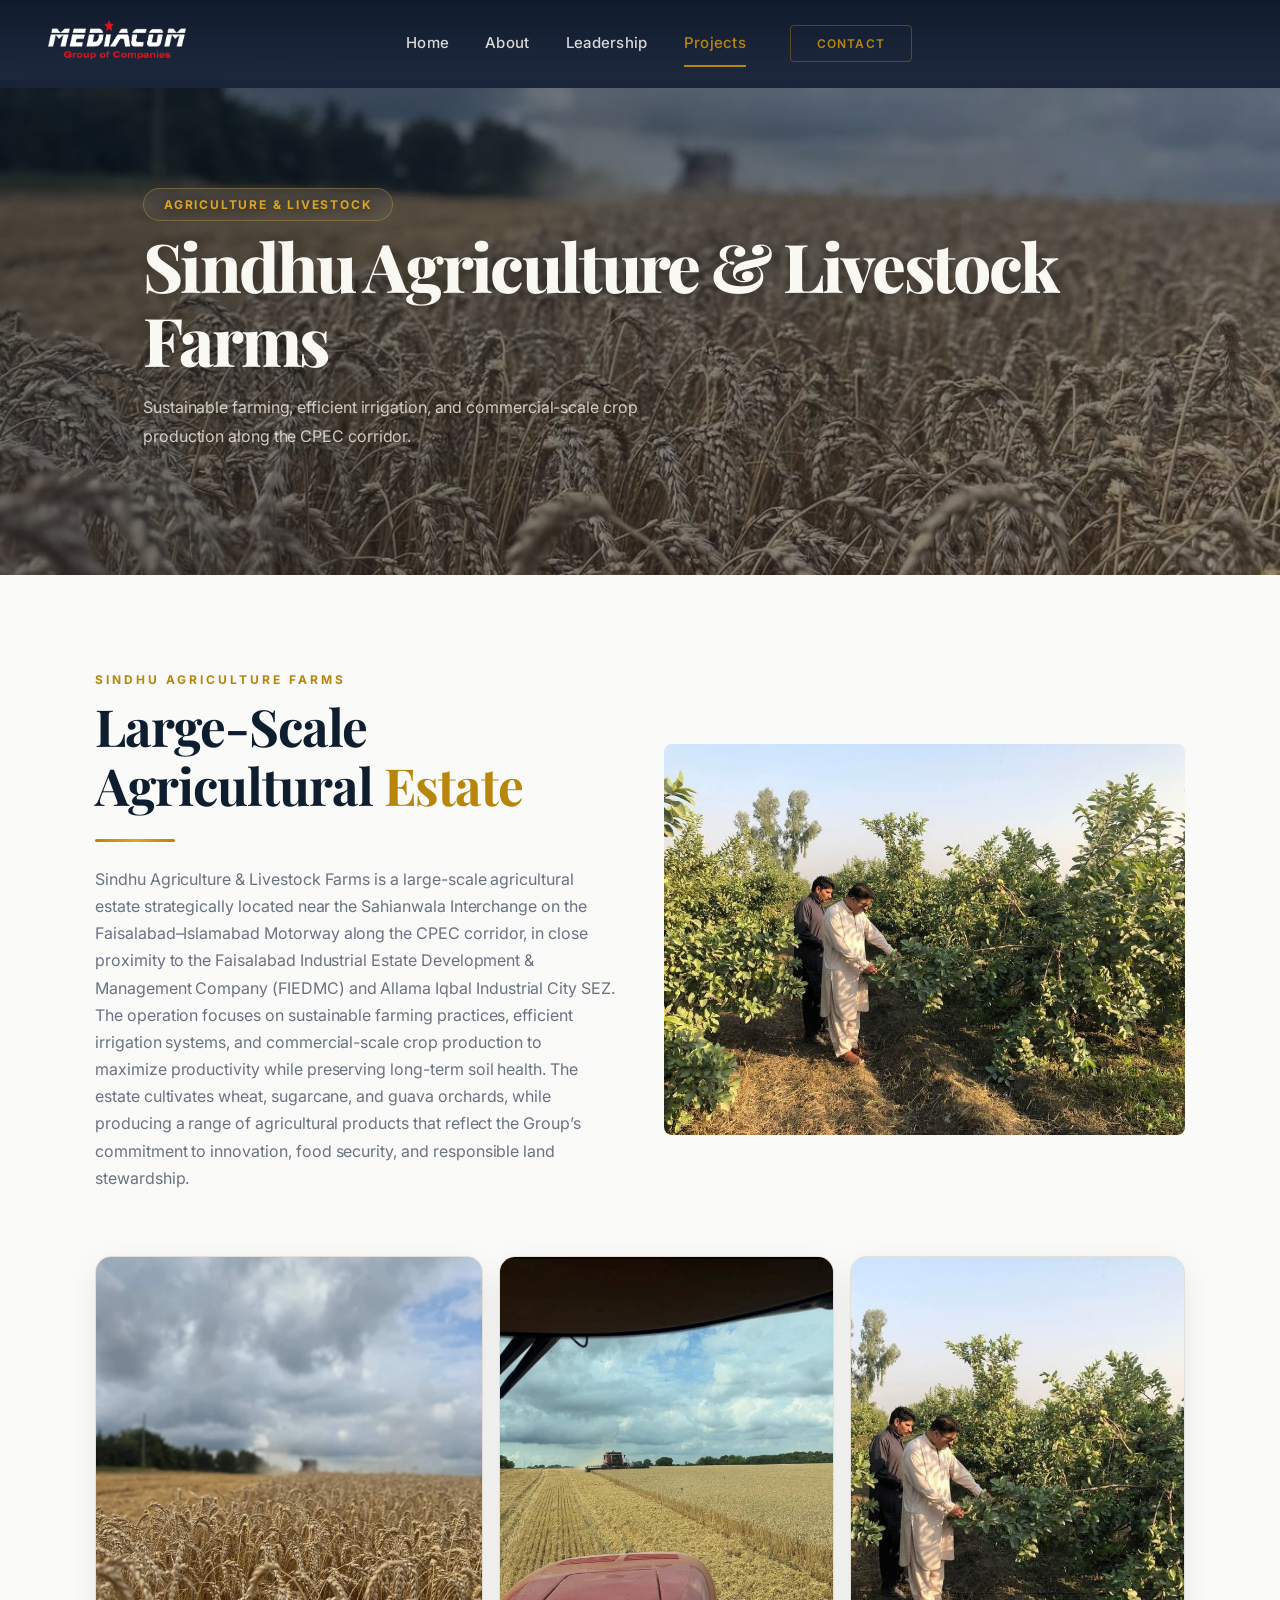
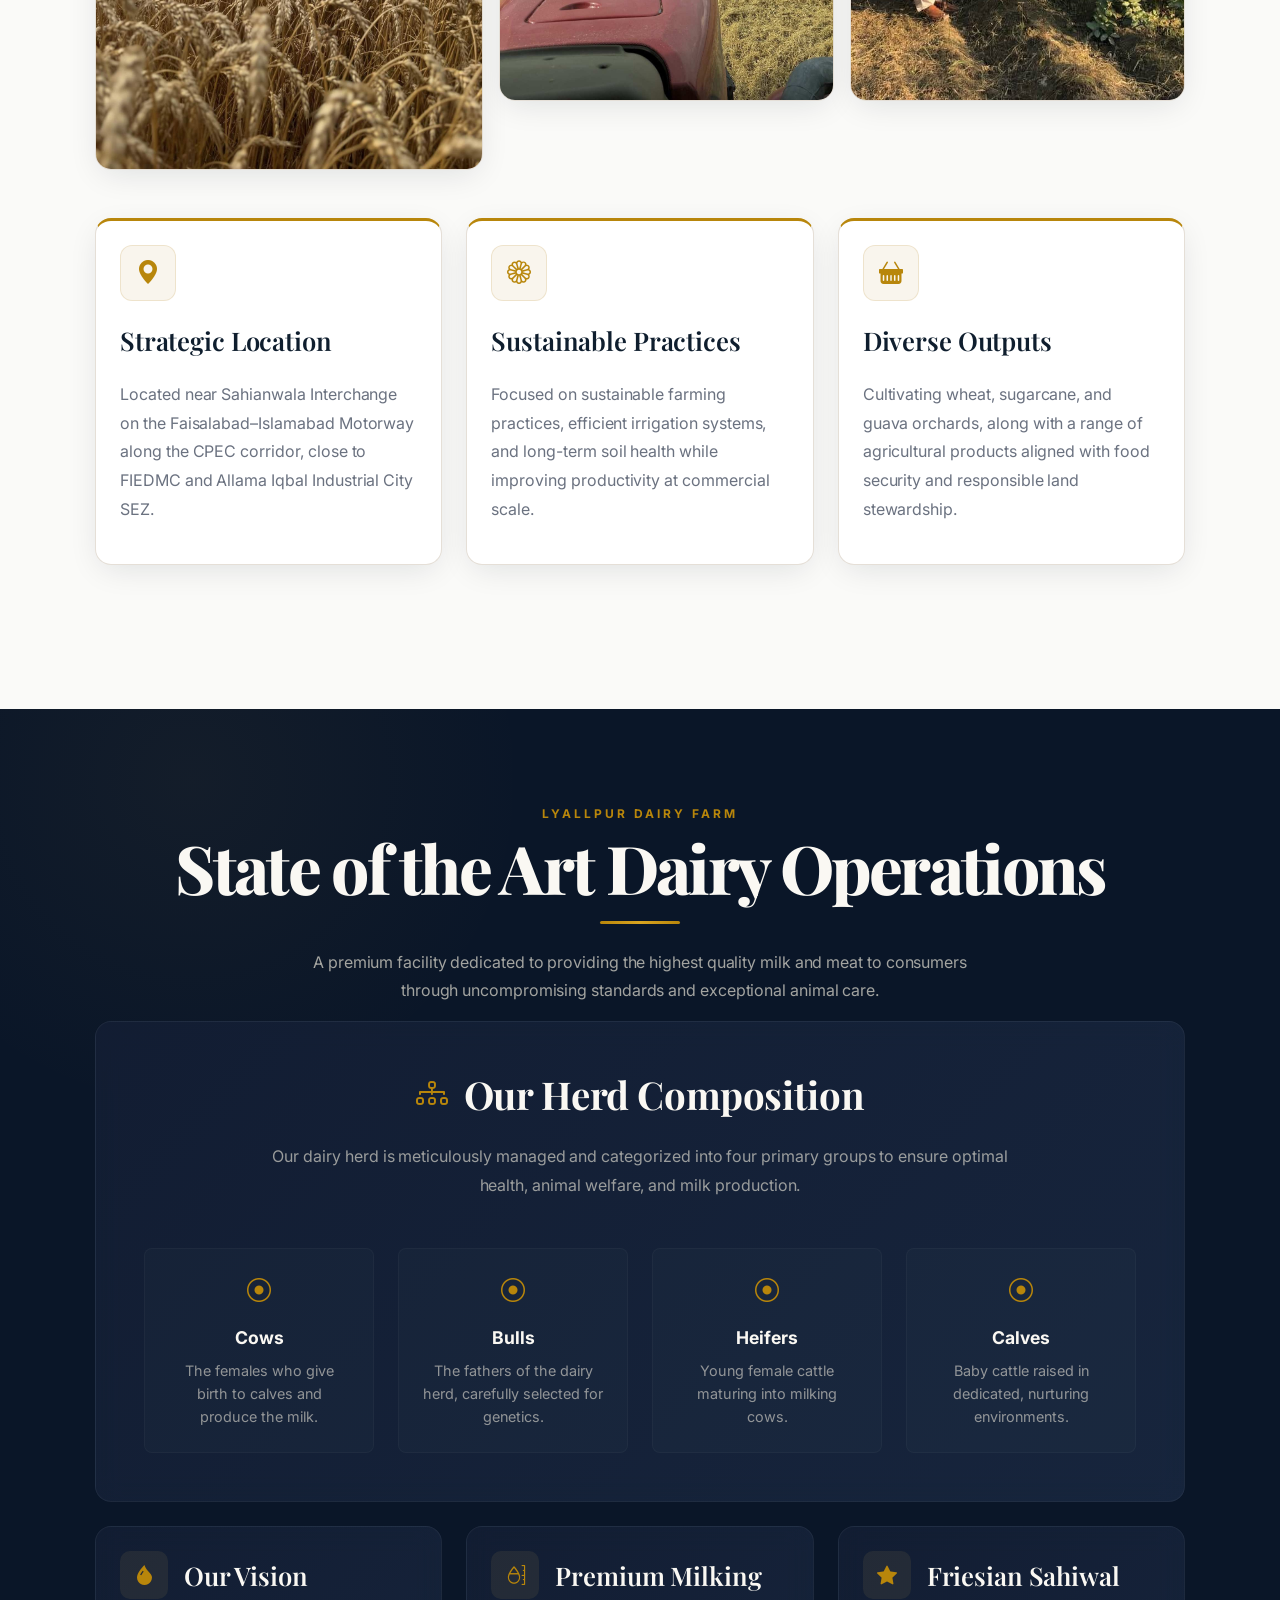
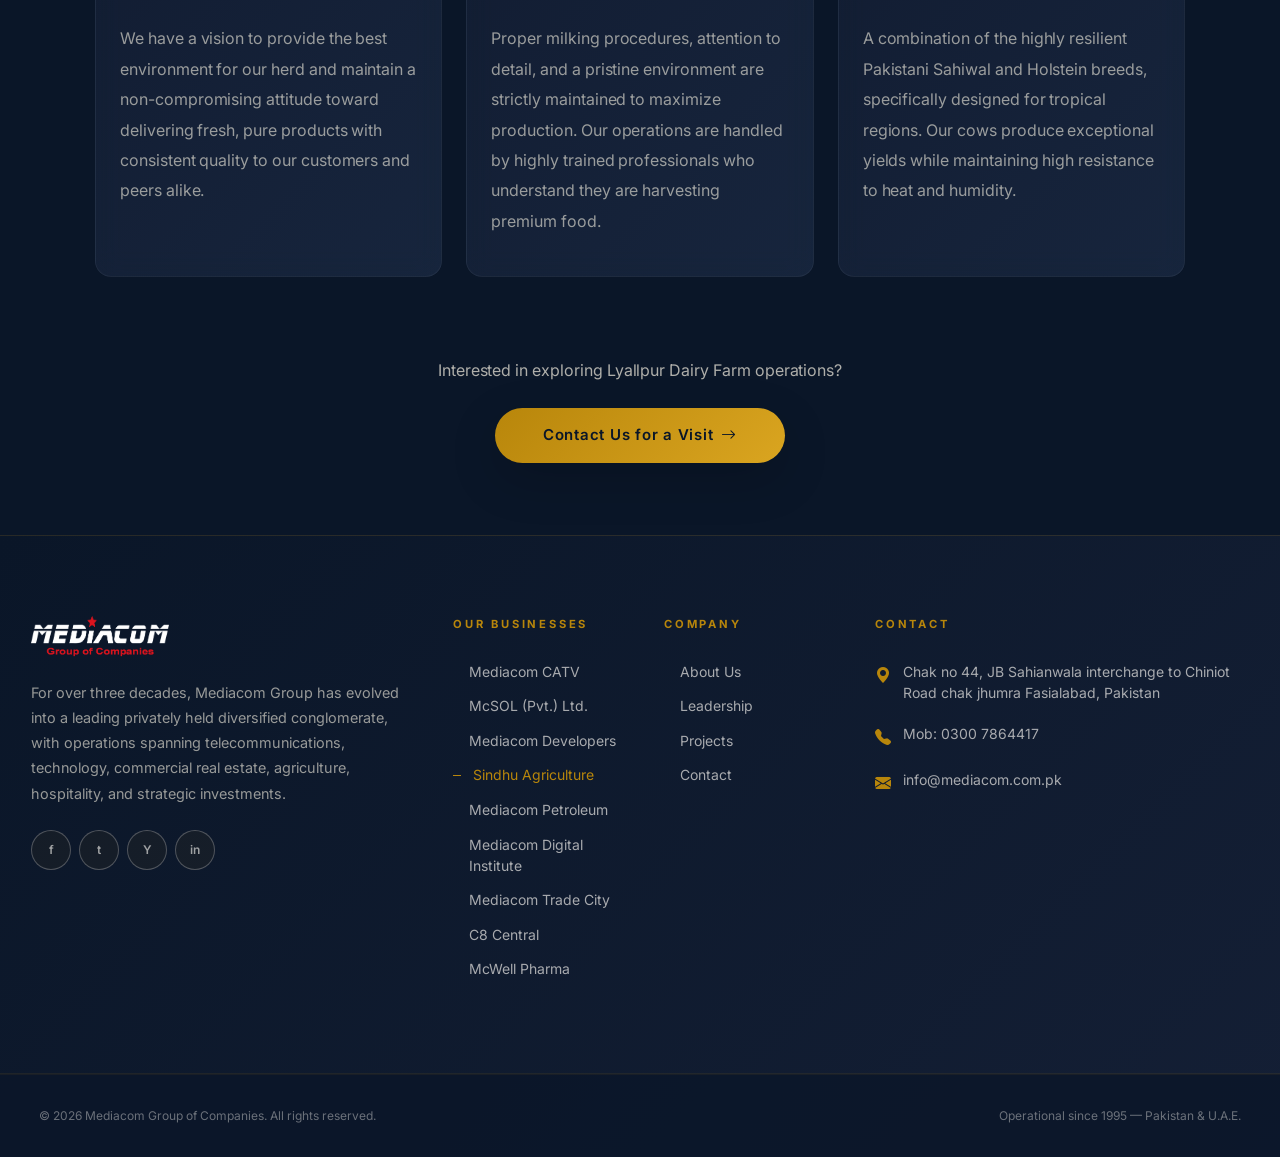
<file: agriculture.html>
<!DOCTYPE html>
<html lang="en">

<head>
  <meta charset="UTF-8" />
  <meta name="viewport" content="width=device-width, initial-scale=1.0" />
  <title>Sindhu Agriculture & Livestock Farms - Mediacom Group</title>
  <meta name="description"
    content="Sindhu Agriculture & Livestock Farms is a large-scale agricultural estate near Sahianwala Interchange, focused on sustainable farming, crop production, and responsible land stewardship." />
  <link rel="preconnect" href="https://fonts.googleapis.com" />
  <link href="https://cdn.jsdelivr.net/npm/bootstrap@5.3.3/dist/css/bootstrap.min.css" rel="stylesheet" />
  <link href="https://cdn.jsdelivr.net/npm/bootstrap-icons@1.11.3/font/bootstrap-icons.css" rel="stylesheet" />
  <link href="css/style.css?v=2.0" rel="stylesheet" />
</head>

<body>

  <!-- NAVBAR -->
  <nav class="navbar navbar-mc navbar-expand-lg">
    <div class="container px-4 px-lg-5 d-flex align-items-center justify-content-between h-100 w-100">
      <a class="d-flex align-items-center gap-2 text-decoration-none" href="index.html">
        <img src="assets/logo-navbar-clean.png" alt="Mediacom Group" class="brand-logo" />
      </a>
      <div class="d-none d-lg-flex align-items-center" style="gap: 2.25rem;">
        <a class="nav-link-mc" href="index.html">Home</a>
        <a class="nav-link-mc" href="about.html">About</a>
        <a class="nav-link-mc" href="leadership.html">Leadership</a>
        <a class="nav-link-mc" href="projects.html">Projects</a>
        <a class="btn-nav-premium" href="contact.html">Contact</a>
      </div>
      <div class="d-flex align-items-center justify-content-end" style="width: 100px;">
        <button class="navbar-toggler d-lg-none" type="button" data-bs-toggle="collapse" data-bs-target="#mobileMenu">
          <span class="navbar-toggler-icon"></span>
        </button>
      </div>
      <div class="collapse d-lg-none w-100" id="mobileMenu"
        style="position:absolute; top:80px; left:0; right:0; background:var(--navy); border-top:1px solid rgba(196,157,77,0.1); padding:1.5rem;">
        <a class="footer-link d-block mb-3" href="index.html">Home</a>
        <a class="footer-link d-block mb-3" href="about.html">About</a> <a
          class="footer-link d-block mb-3" href="leadership.html">Leadership</a>
        <a class="footer-link d-block mb-3" href="projects.html">Projects</a>
        <a class="footer-link d-block mb-4" href="contact.html">Contact</a>
      </div>
    </div>
  </nav>

  <!-- PAGE HERO -->
  <section class="page-hero">
    <img class="hero-bg" src="assets/agriculture/IMG_5262.jpeg" alt="Sindhu Agriculture wheat fields" />
    <div class="hero-overlay"></div>
    <div class="hero-content section-padding w-100">
      <div class="container-wide">
        <p class="section-label mb-2 animate-fade-up">Agriculture &amp; Livestock</p>
        <h1 class="heading-xl text-cream mb-3 animate-fade-up">Sindhu Agriculture &amp; Livestock Farms</h1>
        <p class="body-lg animate-fade-up" style="color:rgba(245,240,225,0.8); max-width:36rem;">
          Sustainable farming, efficient irrigation, and commercial-scale crop production along the CPEC corridor.
        </p>
      </div>
    </div>
  </section>

  <!-- SINDHU AGRICULTURE -->
  <section class="section-padding-lg" style="background:var(--bg);">
    <div class="container-wide">
      <div class="row align-items-center g-5 mb-5">
        <div class="col-lg-6 animate-fade-up">
          <p class="section-label mb-2">Sindhu Agriculture Farms</p>
          <h2 class="heading-lg mb-4">Large-Scale Agricultural <span class="text-gold">Estate</span></h2>
          <div class="gold-divider-left mb-4"></div>
          <p class="body-md">
            Sindhu Agriculture &amp; Livestock Farms is a large-scale agricultural estate strategically located near the
            Sahianwala Interchange on the Faisalabad&ndash;Islamabad Motorway along the CPEC corridor, in close
            proximity to the Faisalabad Industrial Estate Development &amp; Management Company (FIEDMC) and Allama Iqbal
            Industrial City SEZ. The operation focuses on sustainable farming practices, efficient irrigation systems,
            and commercial-scale crop production to maximize productivity while preserving long-term soil health. The
            estate cultivates wheat, sugarcane, and guava orchards, while producing a range of agricultural products
            that reflect the Group&rsquo;s commitment to innovation, food security, and responsible land stewardship.
          </p>
        </div>
        <div class="col-lg-6 animate-fade-up">
          <img src="assets/agriculture/IMG_5260.jpeg" alt="Guava orchards at Sindhu Agriculture Farms"
            class="rounded-3 w-100 object-cover aspect-4x3" loading="lazy" />
        </div>
      </div>

      <div class="agriculture-photo-grid mb-5 animate-fade-up">
        <figure>
          <img src="assets/agriculture/IMG_5262.jpeg" alt="Wheat crop at Sindhu Agriculture Farms" loading="lazy" />
        </figure>
        <figure>
          <img src="assets/agriculture/IMG_5263.jpeg" alt="Commercial crop harvesting at Sindhu Agriculture Farms"
            loading="lazy" />
        </figure>
        <figure>
          <img src="assets/agriculture/IMG_5260.jpeg" alt="Guava orchard at Sindhu Agriculture Farms" loading="lazy" />
        </figure>
      </div>

      <!-- Agriculture Features -->
      <div class="row g-4 mb-5">
        <!-- Strategic Location -->
        <div class="col-md-4 animate-fade-up">
          <div class="glass-card p-4 h-100 position-relative overflow-hidden"
            style="border-top: 3px solid var(--gold);">
            <div class="d-flex flex-column mb-4">
              <div class="d-flex align-items-center justify-content-center mb-4"
                style="width:56px; height:56px; background:rgba(196,157,77,0.1); border-radius:12px; border:1px solid rgba(196,157,77,0.2);">
                <i class="bi bi-geo-alt-fill text-gold" style="font-size:1.5rem;"></i>
              </div>
              <h3 class="heading-sm m-0">Strategic Location</h3>
            </div>
            <p class="body-md text-muted" style="line-height:1.8;">
              Located near Sahianwala Interchange on the Faisalabad&ndash;Islamabad Motorway along the CPEC corridor,
              close to FIEDMC and Allama Iqbal Industrial City SEZ.
            </p>
          </div>
        </div>

        <!-- Sustainable Practices -->
        <div class="col-md-4 animate-fade-up">
          <div class="glass-card p-4 h-100 position-relative overflow-hidden"
            style="border-top: 3px solid var(--gold);">
            <div class="d-flex flex-column mb-4">
              <div class="d-flex align-items-center justify-content-center mb-4"
                style="width:56px; height:56px; background:rgba(196,157,77,0.1); border-radius:12px; border:1px solid rgba(196,157,77,0.2);">
                <i class="bi bi-flower1 text-gold" style="font-size:1.5rem;"></i>
              </div>
              <h3 class="heading-sm m-0">Sustainable Practices</h3>
            </div>
            <p class="body-md text-muted" style="line-height:1.8;">
              Focused on sustainable farming practices, efficient irrigation systems, and long-term soil health while
              improving productivity at commercial scale.
            </p>
          </div>
        </div>

        <!-- Diverse Outputs -->
        <div class="col-md-4 animate-fade-up ">
          <div class="glass-card p-4 h-100 position-relative overflow-hidden"
            style="border-top: 3px solid var(--gold);">
            <div class="d-flex flex-column mb-4">
              <div class="d-flex align-items-center justify-content-center mb-4"
                style="width:56px; height:56px; background:rgba(196,157,77,0.1); border-radius:12px; border:1px solid rgba(196,157,77,0.2);">
                <i class="bi bi-basket-fill text-gold" style="font-size:1.5rem;"></i>
              </div>
              <h3 class="heading-sm m-0">Diverse Outputs</h3>
            </div>
            <p class="body-md text-muted" style="line-height:1.8;">
              Cultivating wheat, sugarcane, and guava orchards, along with a range of agricultural products aligned with
              food security and responsible land stewardship.
            </p>
          </div>
        </div>
      </div>
    </div>
  </section>

  <!-- LYALLPUR DAIRY FARM -->
  <section class="section-padding-lg bg-navy" style="position:relative; overflow:hidden; padding-bottom: 4.5rem !important;">
    <!-- Decorative background glow -->
    <div
      style="position:absolute; top:-20%; left:-10%; width:50%; height:50%; background:radial-gradient(circle, rgba(196,157,77,0.05) 0%, transparent 70%); z-index:0;">
    </div>

    <div class="container-wide" style="position:relative; z-index:1;">
      <!-- Section Header -->
      <div class="text-center mb-6 animate-fade-up">
        <p class="section-label mb-2">Lyallpur Dairy Farm</p>
        <h2 class="heading-xl text-cream mb-3">State of the Art Dairy Operations</h2>
        <div class="gold-divider mb-4"></div>
        <p class="body-lg mx-auto" style="color:rgba(245,240,225,0.65); max-width:44rem; line-height:1.8;">
          A premium facility dedicated to providing the highest quality milk and meat to consumers through
          uncompromising standards and exceptional animal care.
        </p>
      </div>

      <!-- Herd Composition Full Width Card -->
      <div class="row mb-4 animate-fade-up">
        <div class="col-12">
          <div class="glass-card-dark p-4 p-lg-5 rounded-4" style="border:1px solid rgba(255,255,255,0.05);">
            <div class="d-flex align-items-center justify-content-center gap-3 mb-4 text-center">
              <i class="bi bi-diagram-3 text-gold" style="font-size:2rem;"></i>
              <h3 class="heading-md text-cream m-0">Our Herd Composition</h3>
            </div>
            <p class="body-md text-center mb-5 mx-auto"
              style="color:rgba(245,240,225,0.6); line-height:1.8; max-width:48rem;">
              Our dairy herd is meticulously managed and categorized into four primary groups to ensure optimal health,
              animal welfare, and milk production.
            </p>

            <div class="row g-4">
              <div class="col-sm-6 col-lg-3">
                <div class="d-flex flex-column align-items-center text-center p-4 rounded-3 h-100"
                  style="background:rgba(255,255,255,0.02); border:1px solid rgba(255,255,255,0.03);">
                  <i class="bi bi-record-circle text-gold mb-3" style="font-size:1.5rem;"></i>
                  <strong class="text-cream d-block mb-2" style="font-size:1.1rem;">Cows</strong>
                  <span style="color:rgba(245,240,225,0.55); font-size:0.9rem; line-height:1.6;">The females who give
                    birth to calves and produce the milk.</span>
                </div>
              </div>
              <div class="col-sm-6 col-lg-3">
                <div class="d-flex flex-column align-items-center text-center p-4 rounded-3 h-100"
                  style="background:rgba(255,255,255,0.02); border:1px solid rgba(255,255,255,0.03);">
                  <i class="bi bi-record-circle text-gold mb-3" style="font-size:1.5rem;"></i>
                  <strong class="text-cream d-block mb-2" style="font-size:1.1rem;">Bulls</strong>
                  <span style="color:rgba(245,240,225,0.55); font-size:0.9rem; line-height:1.6;">The fathers of the
                    dairy herd, carefully selected for genetics.</span>
                </div>
              </div>
              <div class="col-sm-6 col-lg-3">
                <div class="d-flex flex-column align-items-center text-center p-4 rounded-3 h-100"
                  style="background:rgba(255,255,255,0.02); border:1px solid rgba(255,255,255,0.03);">
                  <i class="bi bi-record-circle text-gold mb-3" style="font-size:1.5rem;"></i>
                  <strong class="text-cream d-block mb-2" style="font-size:1.1rem;">Heifers</strong>
                  <span style="color:rgba(245,240,225,0.55); font-size:0.9rem; line-height:1.6;">Young female cattle
                    maturing into milking cows.</span>
                </div>
              </div>
              <div class="col-sm-6 col-lg-3">
                <div class="d-flex flex-column align-items-center text-center p-4 rounded-3 h-100"
                  style="background:rgba(255,255,255,0.02); border:1px solid rgba(255,255,255,0.03);">
                  <i class="bi bi-record-circle text-gold mb-3" style="font-size:1.5rem;"></i>
                  <strong class="text-cream d-block mb-2" style="font-size:1.1rem;">Calves</strong>
                  <span style="color:rgba(245,240,225,0.55); font-size:0.9rem; line-height:1.6;">Baby cattle raised in
                    dedicated, nurturing environments.</span>
                </div>
              </div>
            </div>
          </div>
        </div>
      </div>

      <!-- 3 Column Info Row -->
      <div class="row g-4 animate-fade-up">

        <!-- Vision Card -->
        <div class="col-lg-4">
          <div class="glass-card-dark p-4 rounded-4 h-100" style="border:1px solid rgba(255,255,255,0.05);">
            <div class="d-flex align-items-center gap-3 mb-4">
              <div class="d-flex align-items-center justify-content-center"
                style="width:48px; height:48px; background:rgba(196,157,77,0.1); border-radius:10px;">
                <i class="bi bi-droplet-fill text-gold" style="font-size:1.25rem;"></i>
              </div>
              <h3 class="heading-sm text-cream m-0">Our Vision</h3>
            </div>
            <p class="body-md" style="color:rgba(245,240,225,0.6); line-height:1.9;">
              We have a vision to provide the best environment for our herd and maintain a non-compromising attitude
              toward delivering fresh, pure products with consistent quality to our customers and peers alike.
            </p>
          </div>
        </div>

        <!-- Milking Card -->
        <div class="col-lg-4">
          <div class="glass-card-dark p-4 rounded-4 h-100" style="border:1px solid rgba(255,255,255,0.05);">
            <div class="d-flex align-items-center gap-3 mb-4">
              <div class="d-flex align-items-center justify-content-center"
                style="width:48px; height:48px; background:rgba(196,157,77,0.1); border-radius:10px;">
                <i class="bi bi-moisture text-gold" style="font-size:1.25rem;"></i>
              </div>
              <h3 class="heading-sm text-cream m-0">Premium Milking</h3>
            </div>
            <p class="body-md" style="color:rgba(245,240,225,0.6); line-height:1.9;">
              Proper milking procedures, attention to detail, and a pristine environment are strictly maintained to
              maximize production. Our operations are handled by highly trained professionals who understand they are
              harvesting premium food.
            </p>
          </div>
        </div>

        <!-- Breed Card -->
        <div class="col-lg-4">
          <div class="glass-card-dark p-4 rounded-4 h-100" style="border:1px solid rgba(255,255,255,0.05);">
            <div class="d-flex align-items-center gap-3 mb-4">
              <div class="d-flex align-items-center justify-content-center"
                style="width:48px; height:48px; background:rgba(196,157,77,0.1); border-radius:10px;">
                <i class="bi bi-star-fill text-gold" style="font-size:1.25rem;"></i>
              </div>
              <h3 class="heading-sm text-cream m-0">Friesian Sahiwal</h3>
            </div>
            <p class="body-md" style="color:rgba(245,240,225,0.6); line-height:1.9;">
              A combination of the highly resilient Pakistani Sahiwal and Holstein breeds, specifically designed for
              tropical regions. Our cows produce exceptional yields while maintaining high resistance to heat and
              humidity.
            </p>
          </div>
        </div>

      </div>

      <!-- Enquire CTA -->
      <div class="text-center animate-fade-up" style="margin-top: 5rem;">
        <p class="body-md mb-4" style="color:rgba(245,240,225,0.7);">Interested in exploring Lyallpur Dairy Farm
          operations?</p>
        <a href="contact.html" class="btn-gold px-5 py-3 rounded-pill d-inline-flex align-items-center gap-2 shadow-lg">
          Contact Us for a Visit <i class="bi bi-arrow-right"></i>
        </a>
      </div>

    </div>
  </section>

  <!-- FOOTER -->
  <footer class="site-footer">
    <div class="footer-top section-padding">
      <div class="container-wide">
        <div class="row g-5">
          <div class="col-lg-4"><img src="assets/logo-navbar-clean.png" alt="Mediacom Group" class="brand-logo mb-3"
               />
            <p style="font-size:0.9rem; color:rgba(245,240,225,0.6); line-height:1.75; margin-bottom:1.5rem;">For over three decades, Mediacom Group has evolved into a leading privately held diversified conglomerate, with operations spanning telecommunications, technology, commercial real estate, agriculture, hospitality, and strategic investments.</p>
            <div class="d-flex gap-2"><a href="#" class="footer-social-btn">f</a><a href="#"
                class="footer-social-btn">t</a><a href="#" class="footer-social-btn">Y</a><a href="#"
                class="footer-social-btn">in</a></div>
          </div>
          <div class="col-sm-6 col-lg-2 footer-businesses">
            <div class="footer-heading">Our Businesses</div><a href="telecom.html" class="footer-link" data-business="telecom">Mediacom
              CATV</a><a href="mscol.html" class="footer-link" data-business="mscol">McSOL (Pvt.) Ltd.</a><a href="real-estate.html" class="footer-link" data-business="real-estate">Mediacom Developers</a><a href="agriculture.html"
              class="footer-link" data-business="agriculture">Sindhu Agriculture</a><a href="petroleum.html" class="footer-link" data-business="petroleum">Mediacom
              Petroleum</a><a href="digital-institute.html" class="footer-link" data-business="digital-institute">Mediacom Digital Institute</a>
            <a href="trade-city.html" class="footer-link" data-business="trade-city">Mediacom Trade City</a>
            <a href="c8-central.html" class="footer-link" data-business="c8-central">C8 Central</a>
            <a href="mcwell-pharma.html" class="footer-link" data-business="mcwell-pharma">McWell Pharma</a>
          </div>
          <div class="col-sm-6 col-lg-2">
            <div class="footer-heading">Company</div><a href="about.html" class="footer-link">About Us</a><a
              href="leadership.html" class="footer-link">Leadership</a><a href="projects.html"
              class="footer-link">Projects</a><a href="contact.html" class="footer-link">Contact</a>
          </div>
          <div class="col-lg-4">
            <div class="footer-heading">Contact</div>
            <div class="footer-contact-item"><i class="bi bi-geo-alt-fill footer-contact-icon"></i><span
                id="footer-contact-address" class="footer-contact-text">Mediacom Trade City, Jaranwala Road, Faisalabad, Pakistan</span></div>
            <div class="footer-contact-item"><i class="bi bi-telephone-fill footer-contact-icon"></i>
              <div>
                <div id="footer-contact-phone" class="footer-contact-text">Tel: +92-41-111 888 300</div>
                <div id="footer-contact-uan" class="footer-contact-text">UAN: +92 41 111 888 300</div>
              </div>
            </div>
            <div class="footer-contact-item"><i class="bi bi-envelope-fill footer-contact-icon"></i><span
                id="footer-contact-email" class="footer-contact-text">info@mediacom.com.pk</span></div>
          </div>
        </div>
      </div>
    </div>
    <div class="footer-bottom">
      <div class="container-wide d-flex flex-column flex-md-row align-items-center justify-content-between gap-3">
        <p class="footer-copy mb-0">&copy; <span id="yr"></span> Mediacom Group of Companies. All rights reserved.</p>
        <p class="footer-copy mb-0">Operational since 1995 — Pakistan &amp; U.A.E.</p>
      </div>
    </div>
  </footer>

  <button id="back-to-top" aria-label="Back to top"><i class="bi bi-chevron-up"></i></button>
  <script src="https://cdn.jsdelivr.net/npm/bootstrap@5.3.3/dist/js/bootstrap.bundle.min.js"></script>
  <script src="js/main.js?v=2.0"></script>
  <script>document.getElementById('yr').textContent = new Date().getFullYear();</script>
</body>

</html>
</file>
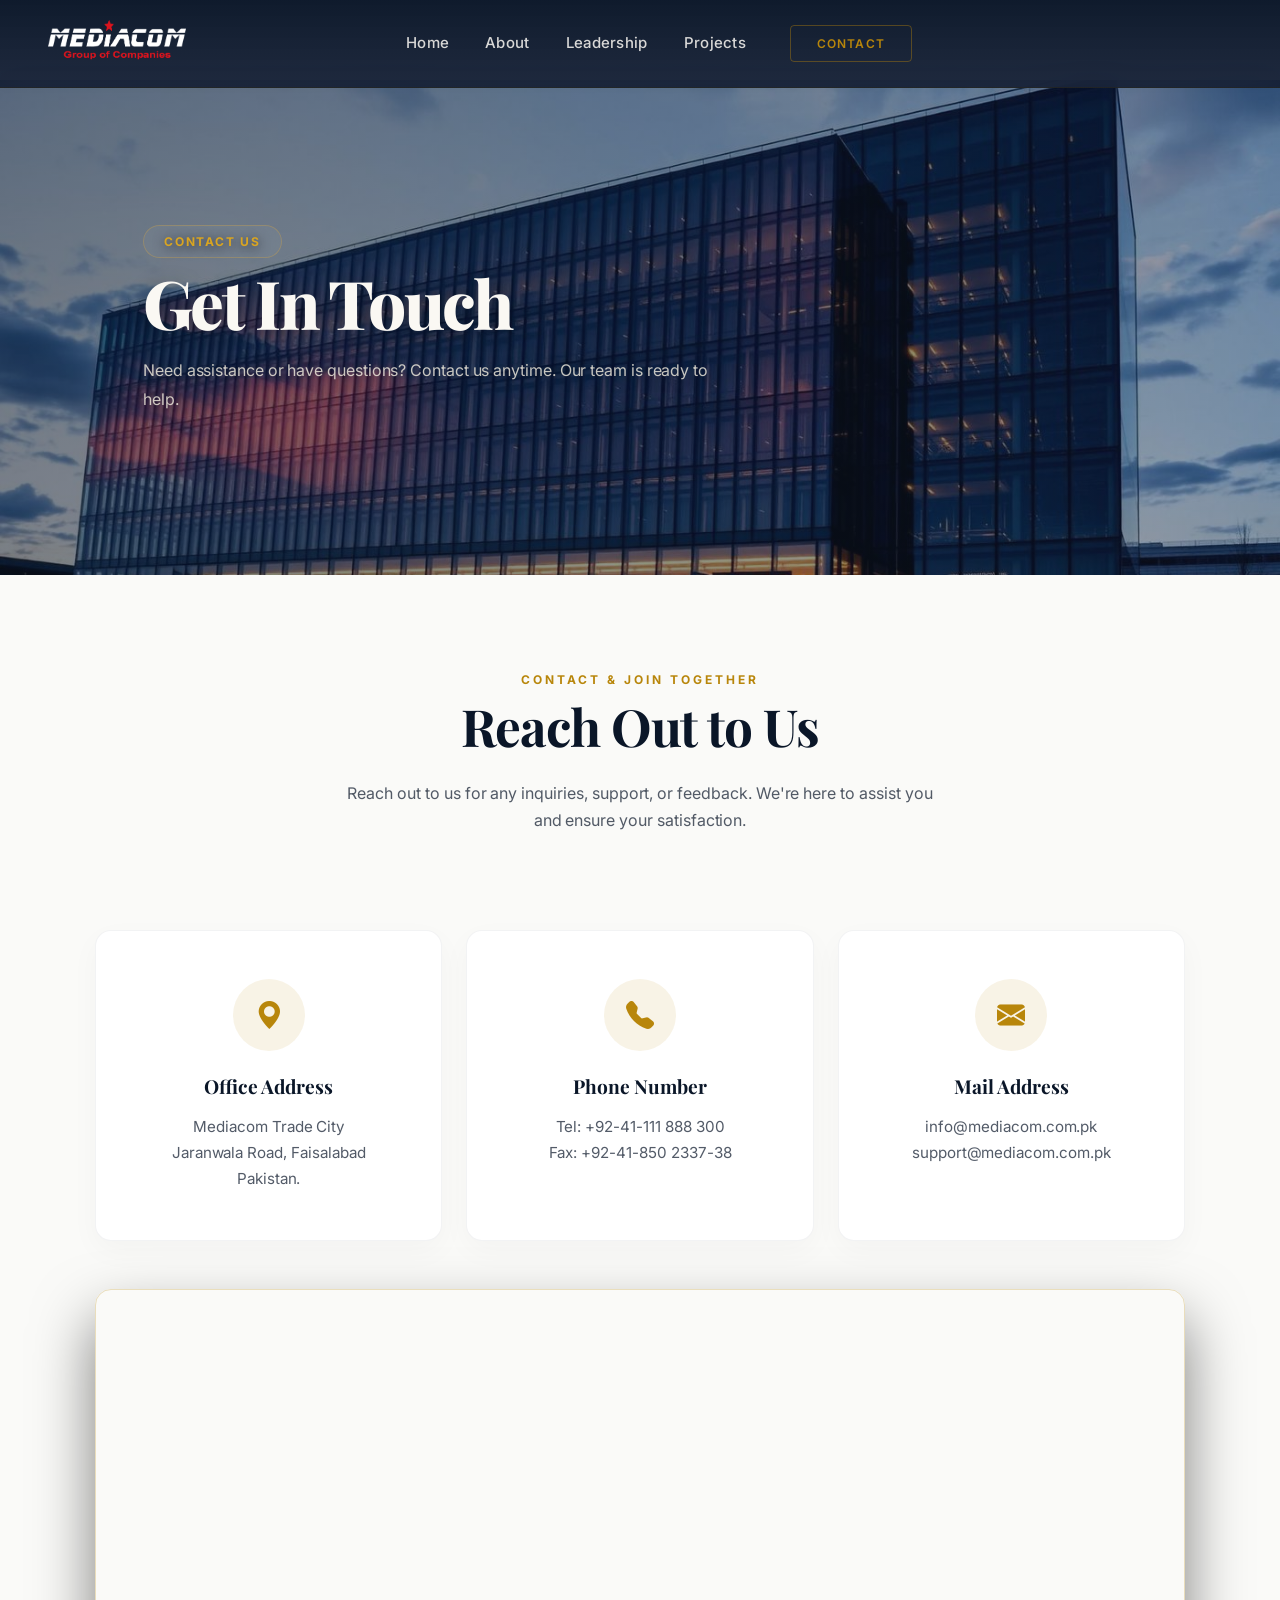
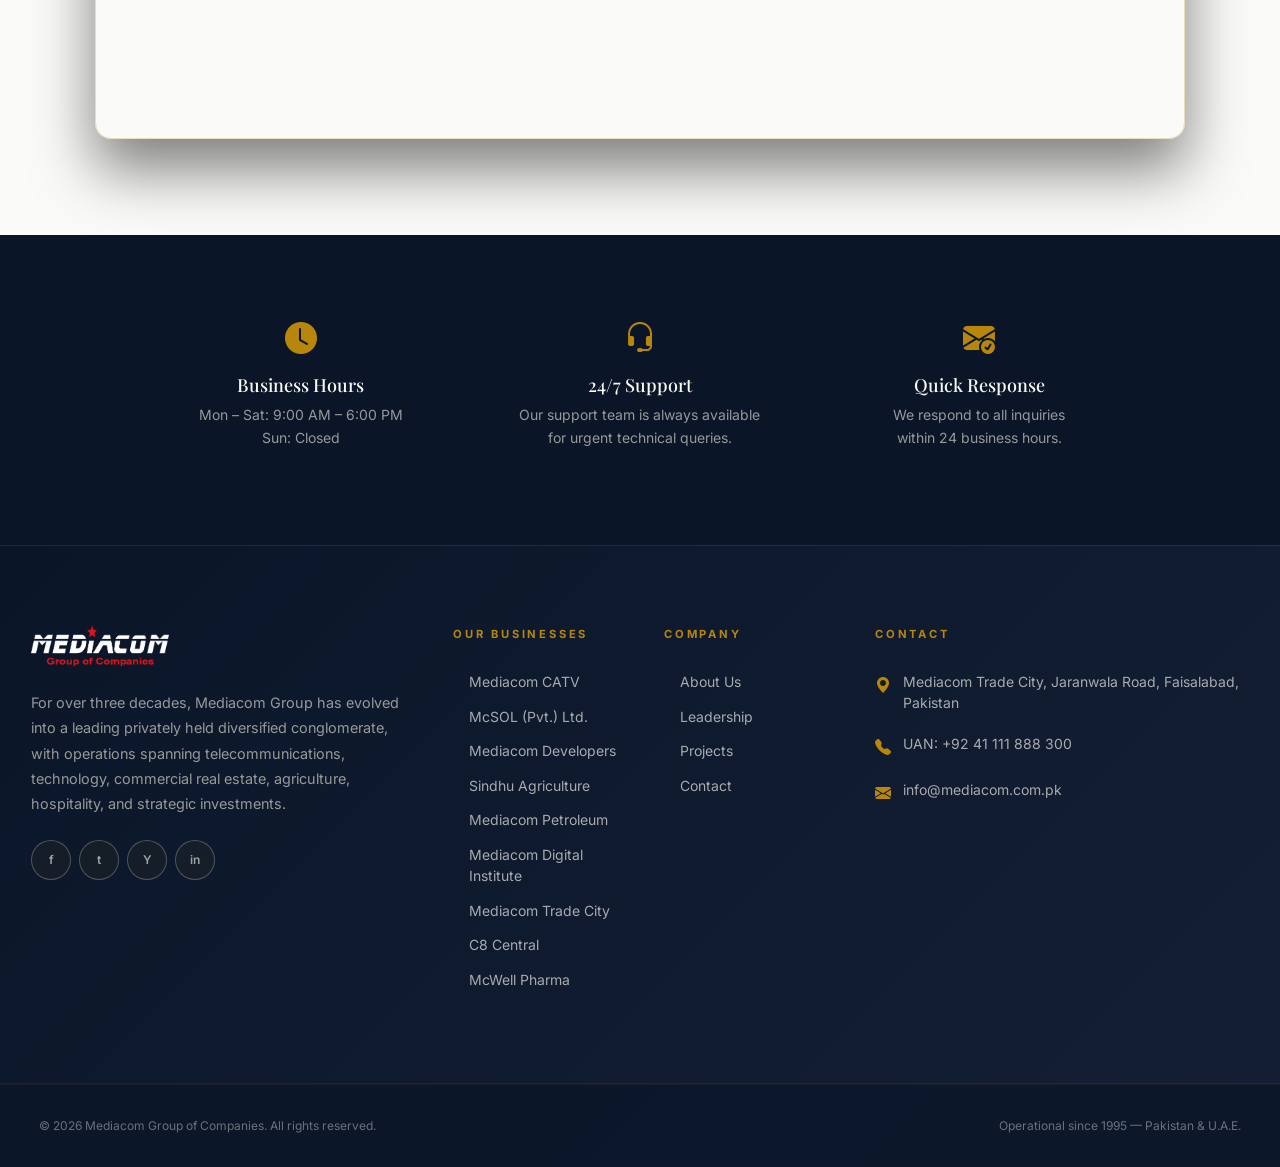
<file: contact.html>
<!DOCTYPE html>
<html lang="en">

<head>
  <meta charset="UTF-8" />
  <meta name="viewport" content="width=device-width, initial-scale=1.0" />
  <title>Contact Us – Mediacom Group</title>
  <meta name="description"
    content="Contact Mediacom Group for inquiries about telecom, real estate, agriculture, petroleum, and digital education services in Pakistan." />
  <link rel="preconnect" href="https://fonts.googleapis.com" />
  <link href="https://cdn.jsdelivr.net/npm/bootstrap@5.3.3/dist/css/bootstrap.min.css" rel="stylesheet" />
  <link href="https://cdn.jsdelivr.net/npm/bootstrap-icons@1.11.3/font/bootstrap-icons.css" rel="stylesheet" />
  <link href="css/style.css?v=2.0" rel="stylesheet" />
</head>

<body>

  <!-- NAVBAR -->
  <nav class="navbar navbar-mc navbar-expand-lg">
    <div class="container px-4 px-lg-5 d-flex align-items-center justify-content-between h-100 w-100">
      <a class="d-flex align-items-center gap-2 text-decoration-none" href="index.html">
        <img src="assets/logo-navbar-clean.png" alt="Mediacom Group" class="brand-logo" />
      </a>
      <div class="d-none d-lg-flex align-items-center" style="gap: 2.25rem;">
        <a class="nav-link-mc" href="index.html">Home</a>
        <a class="nav-link-mc" href="about.html">About</a>
        <a class="nav-link-mc" href="leadership.html">Leadership</a>
        <a class="nav-link-mc" href="projects.html">Projects</a>
        <a class="btn-nav-premium" href="contact.html">Contact</a>
      </div>
      <div class="d-flex align-items-center justify-content-end" style="width: 100px;">
        <button class="navbar-toggler d-lg-none" type="button" data-bs-toggle="collapse" data-bs-target="#mobileMenu">
          <span class="navbar-toggler-icon"></span>
        </button>
      </div>
      <div class="collapse d-lg-none w-100" id="mobileMenu"
        style="position:absolute; top:80px; left:0; right:0; background:var(--navy); border-top:1px solid rgba(196,157,77,0.1); padding:1.5rem;">
        <a class="footer-link d-block mb-3" href="index.html">Home</a>
        <a class="footer-link d-block mb-3" href="about.html">About</a>
        <a class="footer-link d-block mb-3" href="leadership.html">Leadership</a>
        <a class="footer-link d-block mb-3" href="projects.html">Projects</a>
        <a class="footer-link d-block mb-4" href="contact.html">Contact</a>
      </div>
    </div>
  </nav>

  <!-- PAGE HERO -->
  <section class="page-hero">
    <img class="hero-bg" src="assets/about-hero.jpg" alt="Contact" />
    <div class="hero-overlay"></div>
    <div class="hero-content section-padding w-100">
      <div class="container-wide">
        <p class="section-label mb-2 animate-fade-up">Contact Us</p>
        <h1 class="heading-xl text-cream mb-3 animate-fade-up">Get In Touch</h1>
        <p class="body-lg animate-fade-up" style="color:rgba(245,240,225,0.8); max-width:36rem;">
          Need assistance or have questions? Contact us anytime. Our team is ready to help.
        </p>
      </div>
    </div>
  </section>

  <!-- CONTACT SECTION -->
  <section class="section-padding-lg" style="background:var(--bg);">
    <div class="container-wide">
      <div class="row g-5">

        <!-- Contact Info Center -->
        <div class="col-lg-10 mx-auto animate-fade-up text-center">
          <p class="section-label mb-2 mx-auto" style="color: var(--gold);">Contact &amp; Join Together</p>
          <h2 class="heading-lg text-navy mb-4">Reach Out to Us</h2>
          <div class="gold-divider-center mx-auto mb-4"></div>
          <p class="body-md mb-5 mx-auto" style="color: rgba(10,22,40,0.7); max-width: 600px;">
            Reach out to us for any inquiries, support, or feedback. We're here to assist you and ensure your satisfaction.
          </p>
        </div>

        <div class="col-lg-12 animate-fade-up">
          <div class="row g-4 mb-5">
            <!-- Office Address Card -->
            <div class="col-md-4">
              <div class="glass-card p-5 h-100 text-center" style="background: #ffffff; border-radius: 1rem; border: 1px solid rgba(10,22,40,0.05); box-shadow: 0 10px 30px rgba(0,0,0,0.03); transition: all 0.3s ease; cursor: default;" onmouseover="this.style.transform='translateY(-8px)'; this.style.borderColor='rgba(184, 134, 11, 0.4)'; this.style.boxShadow='0 15px 30px rgba(10,22,40,0.08)';" onmouseout="this.style.transform='translateY(0)'; this.style.borderColor='rgba(10,22,40,0.05)'; this.style.boxShadow='0 10px 30px rgba(0,0,0,0.03)';">
                <div class="mb-4 mx-auto" style="width: 72px; height: 72px; background: rgba(184, 134, 11, 0.1); border-radius: 50%; display: flex; align-items: center; justify-content: center;">
                  <i class="bi bi-geo-alt-fill" style="color:var(--gold); font-size:1.75rem;"></i>
                </div>
                <h4 class="text-navy mb-3" style="font-size:1.2rem; font-weight:700;">Office Address</h4>
                <p class="body-md m-0" style="font-size:0.95rem; color: rgba(10,22,40,0.7);">Mediacom Trade City<br>Jaranwala Road, Faisalabad Pakistan.</p>
              </div>
            </div>
            
            <!-- Phone Card -->
            <div class="col-md-4">
              <div class="glass-card p-5 h-100 text-center" style="background: #ffffff; border-radius: 1rem; border: 1px solid rgba(10,22,40,0.05); box-shadow: 0 10px 30px rgba(0,0,0,0.03); transition: all 0.3s ease; cursor: default;" onmouseover="this.style.transform='translateY(-8px)'; this.style.borderColor='rgba(184, 134, 11, 0.4)'; this.style.boxShadow='0 15px 30px rgba(10,22,40,0.08)';" onmouseout="this.style.transform='translateY(0)'; this.style.borderColor='rgba(10,22,40,0.05)'; this.style.boxShadow='0 10px 30px rgba(0,0,0,0.03)';">
                <div class="mb-4 mx-auto" style="width: 72px; height: 72px; background: rgba(184, 134, 11, 0.1); border-radius: 50%; display: flex; align-items: center; justify-content: center;">
                  <i class="bi bi-telephone-fill" style="color:var(--gold); font-size:1.75rem;"></i>
                </div>
                <h4 class="text-navy mb-3" style="font-size:1.2rem; font-weight:700;">Phone Number</h4>
                <p class="body-md m-0" style="font-size:0.95rem; color: rgba(10,22,40,0.7);">Tel: +92-41-111 888 300<br>Fax: +92-41-850 2337-38</p>
              </div>
            </div>

            <!-- Email Card -->
            <div class="col-md-4">
              <div class="glass-card p-5 h-100 text-center" style="background: #ffffff; border-radius: 1rem; border: 1px solid rgba(10,22,40,0.05); box-shadow: 0 10px 30px rgba(0,0,0,0.03); transition: all 0.3s ease; cursor: default;" onmouseover="this.style.transform='translateY(-8px)'; this.style.borderColor='rgba(184, 134, 11, 0.4)'; this.style.boxShadow='0 15px 30px rgba(10,22,40,0.08)';" onmouseout="this.style.transform='translateY(0)'; this.style.borderColor='rgba(10,22,40,0.05)'; this.style.boxShadow='0 10px 30px rgba(0,0,0,0.03)';">
                <div class="mb-4 mx-auto" style="width: 72px; height: 72px; background: rgba(184, 134, 11, 0.1); border-radius: 50%; display: flex; align-items: center; justify-content: center;">
                  <i class="bi bi-envelope-fill" style="color:var(--gold); font-size:1.75rem;"></i>
                </div>
                <h4 class="text-navy mb-3" style="font-size:1.2rem; font-weight:700;">Mail Address</h4>
                <p class="body-md m-0" style="font-size:0.95rem; color: rgba(10,22,40,0.7);">info@mediacom.com.pk<br>support@mediacom.com.pk</p>
              </div>
            </div>
          </div>

          <!-- Large Premium Map Embed -->
          <div class="rounded-4 overflow-hidden position-relative animate-fade-up" style="height:450px; border: 1px solid rgba(184, 134, 11, 0.25); box-shadow: 0 30px 60px rgba(0,0,0,0.5);">
            <iframe
              src="https://www.google.com/maps/embed?pb=!1m18!1m12!1m3!1d3410.4!2d73.076!3d31.428!2m3!1f0!2f0!3f0!3m2!1i1024!2i768!4f13.1!3m3!1m2!1s0x3922f9ef3dffffff%3A0x1f4a0e2e1f4a0e2e!2sMediacom%20Trade%20City%2C%20Jaranwala%20Road%2C%20Faisalabad!5e0!3m2!1sen!2spk!4v1"
              width="100%" height="100%" style="border:0;" allowfullscreen="" loading="lazy"
              referrerpolicy="no-referrer-when-downgrade">
            </iframe>
          </div>
        </div>
      </div>
    </div>
  </section>

  <!-- QUICK INFO STRIP -->
  <section class="section-padding bg-navy">
    <div class="container-wide">
      <div class="row g-4 text-center">
        <div class="col-md-4 animate-fade-up">
          <i class="bi bi-clock-fill text-gold" style="font-size:2rem; display:block; margin-bottom:0.75rem;"></i>
          <h4 style="font-family:var(--font-display); font-size:1.125rem; color:var(--cream); margin-bottom:0.5rem;">
            Business Hours</h4>
          <p style="font-size:0.875rem; color:rgba(245,240,225,0.6); line-height:1.6;">Mon – Sat: 9:00 AM – 6:00
            PM<br />Sun: Closed</p>
        </div>
        <div class="col-md-4 animate-fade-up">
          <i class="bi bi-headset text-gold" style="font-size:2rem; display:block; margin-bottom:0.75rem;"></i>
          <h4 style="font-family:var(--font-display); font-size:1.125rem; color:var(--cream); margin-bottom:0.5rem;">
            24/7 Support</h4>
          <p style="font-size:0.875rem; color:rgba(245,240,225,0.6); line-height:1.6;">Our support team is always
            available<br />for urgent technical queries.</p>
        </div>
        <div class="col-md-4 animate-fade-up">
          <i class="bi bi-envelope-check-fill text-gold"
            style="font-size:2rem; display:block; margin-bottom:0.75rem;"></i>
          <h4 style="font-family:var(--font-display); font-size:1.125rem; color:var(--cream); margin-bottom:0.5rem;">
            Quick Response</h4>
          <p style="font-size:0.875rem; color:rgba(245,240,225,0.6); line-height:1.6;">We respond to all
            inquiries<br />within 24 business hours.</p>
        </div>
      </div>
    </div>
  </section>

  <!-- FOOTER -->
  <footer class="site-footer">
    <div class="footer-top section-padding">
      <div class="container-wide">
        <div class="row g-5">
          <div class="col-lg-4"><img src="assets/logo-navbar-clean.png" alt="Mediacom Group" class="brand-logo mb-3"
               />
            <p style="font-size:0.9rem; color:rgba(245,240,225,0.6); line-height:1.75; margin-bottom:1.5rem;">For over three decades, Mediacom Group has evolved into a leading privately held diversified conglomerate, with operations spanning telecommunications, technology, commercial real estate, agriculture, hospitality, and strategic investments.</p>
            <div class="d-flex gap-2"><a href="#" class="footer-social-btn">f</a><a href="#"
                class="footer-social-btn">t</a><a href="#" class="footer-social-btn">Y</a><a href="#"
                class="footer-social-btn">in</a></div>
          </div>
          <div class="col-sm-6 col-lg-2 footer-businesses">
            <div class="footer-heading">Our Businesses</div><a href="telecom.html" class="footer-link" data-business="telecom">Mediacom
              CATV</a><a href="mscol.html" class="footer-link" data-business="mscol">McSOL (Pvt.) Ltd.</a><a href="real-estate.html"
              class="footer-link" data-business="real-estate">Mediacom Developers</a><a href="agriculture.html" class="footer-link" data-business="agriculture">Sindhu
              Agriculture</a><a href="petroleum.html" class="footer-link" data-business="petroleum">Mediacom Petroleum</a><a
              href="digital-institute.html" class="footer-link" data-business="digital-institute">Mediacom Digital Institute</a>
            <a href="trade-city.html" class="footer-link" data-business="trade-city">Mediacom Trade City</a>
            <a href="c8-central.html" class="footer-link" data-business="c8-central">C8 Central</a>
            <a href="mcwell-pharma.html" class="footer-link" data-business="mcwell-pharma">McWell Pharma</a>
          </div>
          <div class="col-sm-6 col-lg-2">
            <div class="footer-heading">Company</div><a href="about.html" class="footer-link">About Us</a><a
              href="leadership.html" class="footer-link">Leadership</a><a href="projects.html"
              class="footer-link">Projects</a><a href="contact.html" class="footer-link">Contact</a>
          </div>
          <div class="col-lg-4">
            <div class="footer-heading">Contact</div>
            <div class="footer-contact-item"><i class="bi bi-geo-alt-fill footer-contact-icon"></i><span
                id="footer-contact-address" class="footer-contact-text">Mediacom Trade City, Jaranwala Road, Faisalabad, Pakistan</span></div>
            <div class="footer-contact-item"><i class="bi bi-telephone-fill footer-contact-icon"></i>
              <div>
                <div id="footer-contact-phone" class="footer-contact-text">Tel: +92-41-111 888 300</div>
                <div id="footer-contact-uan" class="footer-contact-text">UAN: +92 41 111 888 300</div>
              </div>
            </div>
            <div class="footer-contact-item"><i class="bi bi-envelope-fill footer-contact-icon"></i><span
                id="footer-contact-email" class="footer-contact-text">info@mediacom.com.pk</span></div>
          </div>
        </div>
      </div>
    </div>
    <div class="footer-bottom">
      <div class="container-wide d-flex flex-column flex-md-row align-items-center justify-content-between gap-3">
        <p class="footer-copy mb-0">&copy; <span id="yr"></span> Mediacom Group of Companies. All rights reserved.</p>
        <p class="footer-copy mb-0">Operational since 1995 — Pakistan &amp; U.A.E.</p>
      </div>
    </div>
  </footer>

  <button id="back-to-top" aria-label="Back to top"><i class="bi bi-chevron-up"></i></button>
  <script src="https://cdn.jsdelivr.net/npm/bootstrap@5.3.3/dist/js/bootstrap.bundle.min.js"></script>
  <script src="js/main.js?v=2.0"></script>
  <script>document.getElementById('yr').textContent = new Date().getFullYear();</script>
</body>

</html>
</file>
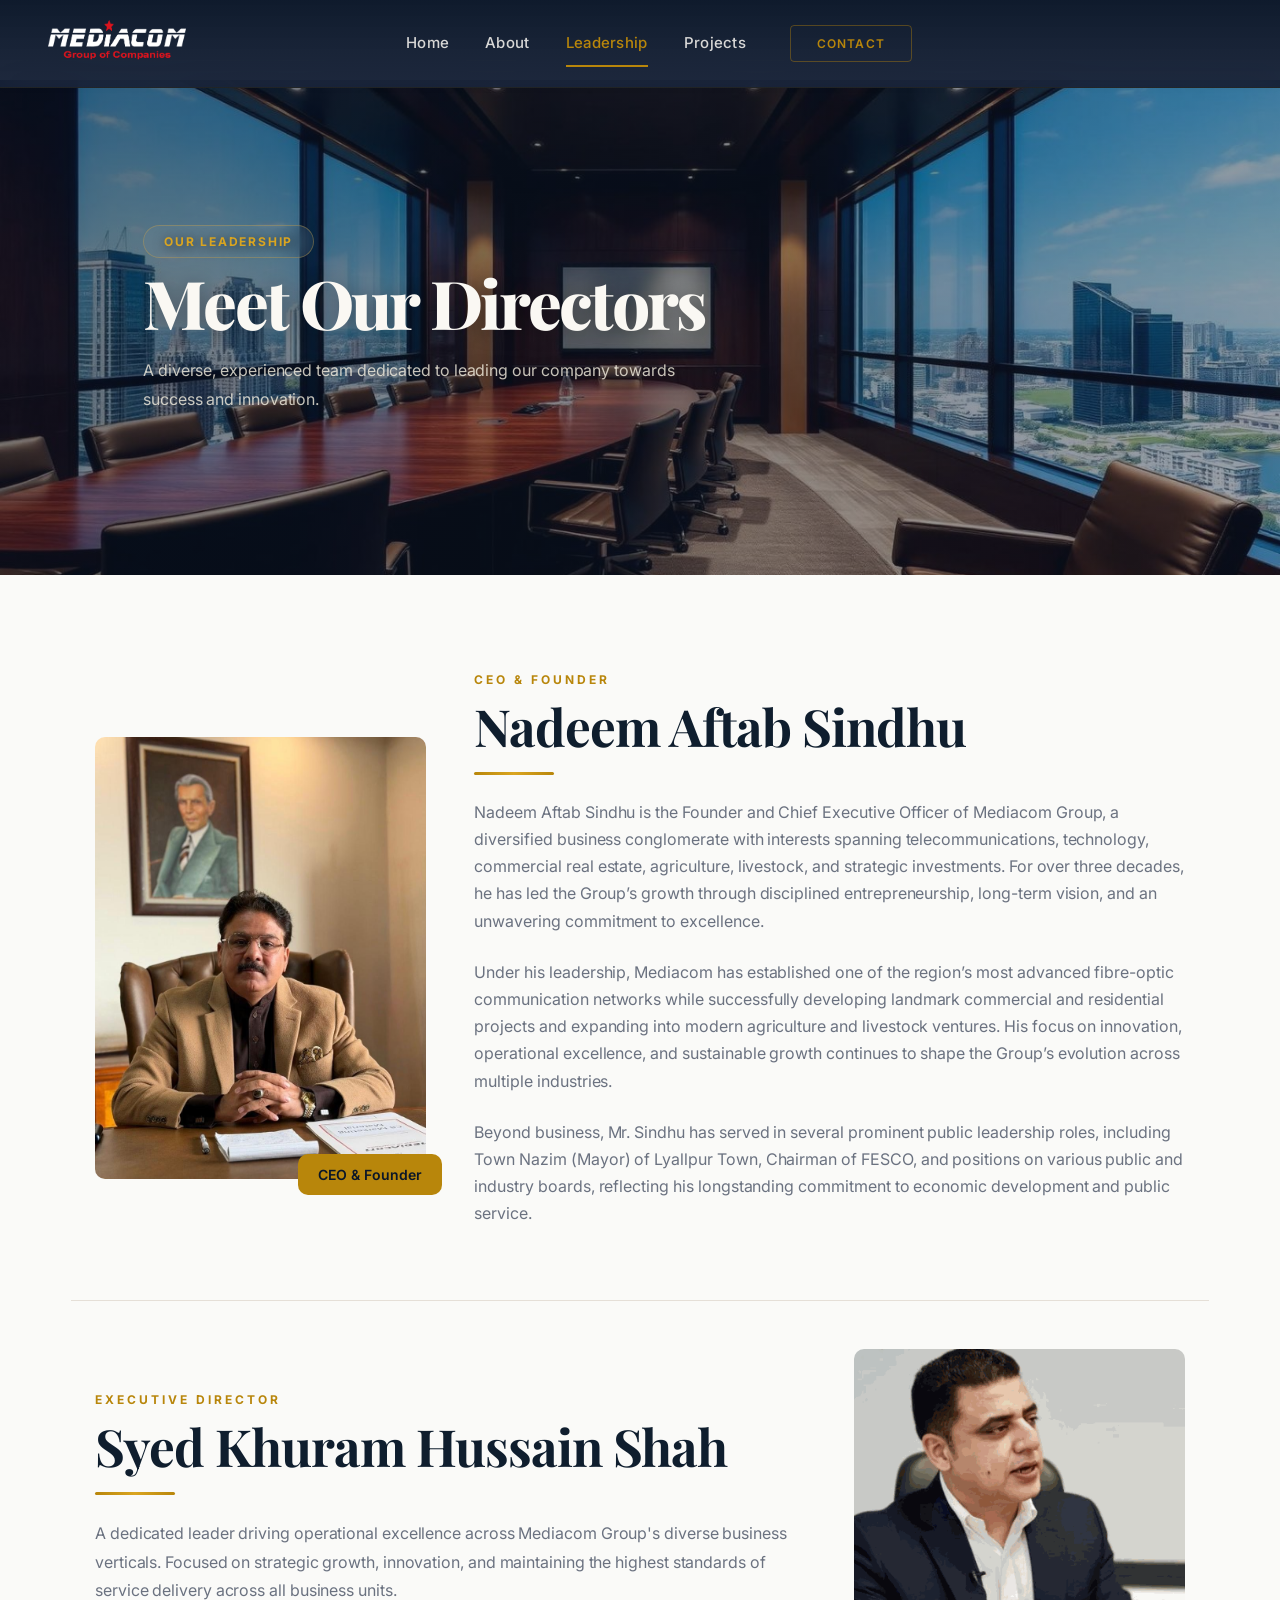
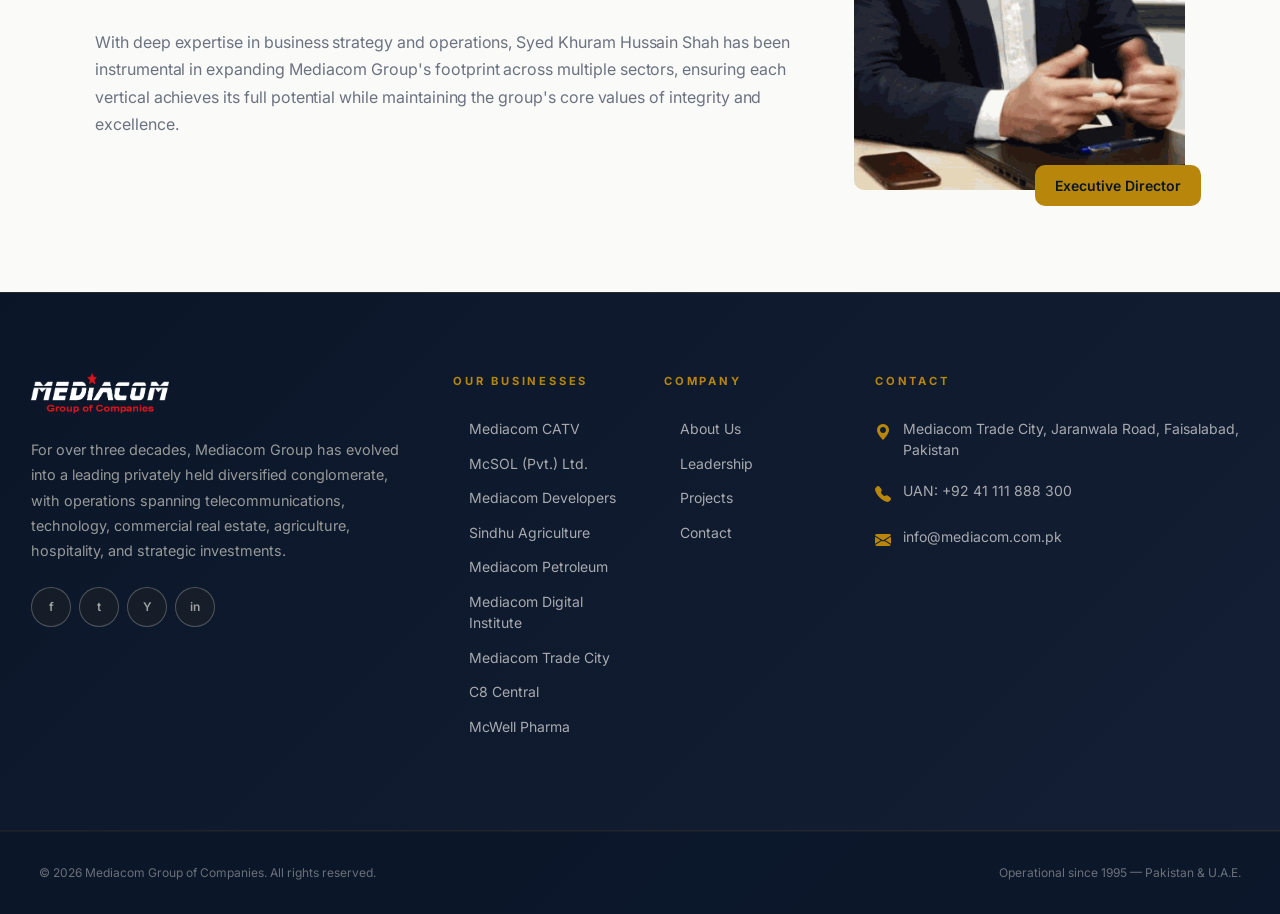
<file: leadership.html>
<!DOCTYPE html>
<html lang="en">

<head>
  <meta charset="UTF-8" />
  <meta name="viewport" content="width=device-width, initial-scale=1.0" />
  <title>Leadership – Mediacom Group</title>
  <meta name="description"
    content="Meet the leadership team behind Mediacom Group of Companies and its diversified business operations across Pakistan and U.A.E." />
  <link rel="preconnect" href="https://fonts.googleapis.com" />
  <link href="https://cdn.jsdelivr.net/npm/bootstrap@5.3.3/dist/css/bootstrap.min.css" rel="stylesheet" />
  <link href="https://cdn.jsdelivr.net/npm/bootstrap-icons@1.11.3/font/bootstrap-icons.css" rel="stylesheet" />
  <link href="css/style.css?v=2.0" rel="stylesheet" />
</head>

<body>

  <!-- NAVBAR -->
  <nav class="navbar navbar-mc navbar-expand-lg">
    <div class="container px-4 px-lg-5 d-flex align-items-center justify-content-between h-100 w-100">
      <a class="d-flex align-items-center gap-2 text-decoration-none" href="index.html">
        <img src="assets/logo-navbar-clean.png" alt="Mediacom Group" class="brand-logo" />
      </a>
      <div class="d-none d-lg-flex align-items-center" style="gap: 2.25rem;">
        <a class="nav-link-mc" href="index.html">Home</a>
        <a class="nav-link-mc" href="about.html">About</a>
        <a class="nav-link-mc" href="leadership.html">Leadership</a>
        <a class="nav-link-mc" href="projects.html">Projects</a>
        <a class="btn-nav-premium" href="contact.html">Contact</a>
      </div>
      <div class="d-flex align-items-center justify-content-end" style="width: 100px;">
        <button class="navbar-toggler d-lg-none" type="button" data-bs-toggle="collapse" data-bs-target="#mobileMenu">
          <span class="navbar-toggler-icon"></span>
        </button>
      </div>
      <div class="collapse d-lg-none w-100" id="mobileMenu"
        style="position:absolute; top:80px; left:0; right:0; background:var(--navy); border-top:1px solid rgba(196,157,77,0.1); padding:1.5rem;">
        <a class="footer-link d-block mb-3" href="index.html">Home</a>
        <a class="footer-link d-block mb-3" href="about.html">About</a>
        <a class="footer-link d-block mb-3" href="leadership.html">Leadership</a>
        <a class="footer-link d-block mb-3" href="projects.html">Projects</a>
        <a class="footer-link d-block mb-4" href="contact.html">Contact</a>
      </div>
    </div>
  </nav>

  <!-- PAGE HERO -->
  <section class="page-hero">
    <img class="hero-bg" src="assets/leadership-hero.jpg" alt="Leadership" />
    <div class="hero-overlay"></div>
    <div class="hero-content section-padding w-100">
      <div class="container-wide">
        <p class="section-label mb-2 animate-fade-up">Our Leadership</p>
        <h1 class="heading-xl text-cream mb-3 animate-fade-up">Meet Our Directors</h1>
        <p class="body-lg animate-fade-up" style="color:rgba(245,240,225,0.8); max-width:36rem;">
          A diverse, experienced team dedicated to leading our company towards success and innovation.
        </p>
      </div>
    </div>
  </section>

  <!-- DIRECTORS -->
  <section class="section-padding-lg" style="background:var(--bg);">
    <div class="container-wide">

      <!-- CEO -->
      <div class="row align-items-center g-5 mb-5 pb-5" style="border-bottom:1px solid var(--border);">
        <div class="col-lg-4 animate-fade-up">
          <div class="position-relative d-inline-block w-100">
            <img
              src="assets/CEO.jpeg" alt="Nadeem Aftab Sindhu – CEO & Founder" class="leader-img w-100" loading="lazy" />
            <div class="leader-role-tag">CEO &amp; Founder</div>
          </div>
        </div>
        <div class="col-lg-8 animate-fade-up">
          <p class="section-label mb-2">CEO &amp; Founder</p>
          <h2 class="heading-lg mb-3">Nadeem Aftab Sindhu</h2>
          <div class="gold-divider-left mb-4"></div>
          <p class="body-md mb-4">
            Nadeem Aftab Sindhu is the Founder and Chief Executive Officer of Mediacom Group, a diversified business conglomerate with interests spanning telecommunications, technology, commercial real estate, agriculture, livestock, and strategic investments. For over three decades, he has led the Group’s growth through disciplined entrepreneurship, long-term vision, and an unwavering commitment to excellence.
          </p>
          <p class="body-md mb-4">
            Under his leadership, Mediacom has established one of the region’s most advanced fibre-optic communication networks while successfully developing landmark commercial and residential projects and expanding into modern agriculture and livestock ventures. His focus on innovation, operational excellence, and sustainable growth continues to shape the Group’s evolution across multiple industries.
          </p>
          <p class="body-md mb-4">
            Beyond business, Mr. Sindhu has served in several prominent public leadership roles, including Town Nazim (Mayor) of Lyallpur Town, Chairman of FESCO, and positions on various public and industry boards, reflecting his longstanding commitment to economic development and public service.
          </p>
        </div>
      </div>

      <!-- Executive Director -->
      <div class="row align-items-center g-5">
        <div class="col-lg-8 order-lg-1 order-2 animate-fade-up">
          <p class="section-label mb-2">Executive Director</p>
          <h2 class="heading-lg mb-3">Syed Khuram Hussain Shah</h2>
          <div class="gold-divider-left mb-4"></div>
          <p class="body-lg mb-4">
            A dedicated leader driving operational excellence across Mediacom Group's diverse business verticals.
            Focused on strategic growth, innovation, and maintaining the highest standards of service delivery across
            all business units.
          </p>
          <p class="body-md">
            With deep expertise in business strategy and operations, Syed Khuram Hussain Shah has been instrumental in
            expanding Mediacom Group's footprint across multiple sectors, ensuring each vertical achieves its full
            potential while maintaining the group's core values of integrity and excellence.
          </p>
        </div>
        <div class="col-lg-4 order-lg-2 order-1 animate-fade-up">
          <div class="position-relative d-inline-block w-100">
            <img
              src="assets/syed khurram.png"
              alt="Syed Khuram Hussain Shah – Executive Director" class="leader-img w-100" loading="lazy" />
            <div class="leader-role-tag">Executive Director</div>
          </div>
        </div>
      </div>
    </div>
  </section>

  <!-- FOOTER -->
  <footer class="site-footer">
    <div class="footer-top section-padding">
      <div class="container-wide">
        <div class="row g-5">
          <div class="col-lg-4"><img src="assets/logo-navbar-clean.png" alt="Mediacom Group" class="brand-logo mb-3"
               />
            <p style="font-size:0.9rem; color:rgba(245,240,225,0.6); line-height:1.75; margin-bottom:1.5rem;">For over three decades, Mediacom Group has evolved into a leading privately held diversified conglomerate, with operations spanning telecommunications, technology, commercial real estate, agriculture, hospitality, and strategic investments.
            </p>
            <div class="d-flex gap-2"><a href="#" class="footer-social-btn">f</a><a href="#"
                class="footer-social-btn">t</a><a href="#" class="footer-social-btn">Y</a><a href="#"
                class="footer-social-btn">in</a></div>
          </div>
          <div class="col-sm-6 col-lg-2 footer-businesses">
            <div class="footer-heading">Our Businesses</div><a href="telecom.html" class="footer-link" data-business="telecom">Mediacom
              CATV</a><a href="mscol.html" class="footer-link" data-business="mscol">McSOL (Pvt.) Ltd.</a><a href="real-estate.html" class="footer-link" data-business="real-estate">Mediacom Developers</a><a href="agriculture.html"
              class="footer-link" data-business="agriculture">Sindhu Agriculture</a><a href="petroleum.html" class="footer-link" data-business="petroleum">Mediacom
              Petroleum</a><a href="digital-institute.html" class="footer-link" data-business="digital-institute">Mediacom Digital Institute</a>
            <a href="trade-city.html" class="footer-link" data-business="trade-city">Mediacom Trade City</a>
            <a href="c8-central.html" class="footer-link" data-business="c8-central">C8 Central</a>
            <a href="mcwell-pharma.html" class="footer-link" data-business="mcwell-pharma">McWell Pharma</a>
          </div>
          <div class="col-sm-6 col-lg-2">
            <div class="footer-heading">Company</div><a href="about.html" class="footer-link">About Us</a><a
              href="leadership.html" class="footer-link">Leadership</a><a href="projects.html"
              class="footer-link">Projects</a><a href="contact.html" class="footer-link">Contact</a>
          </div>
          <div class="col-lg-4">
            <div class="footer-heading">Contact</div>
            <div class="footer-contact-item"><i class="bi bi-geo-alt-fill footer-contact-icon"></i><span
                id="footer-contact-address" class="footer-contact-text">Mediacom Trade City, Jaranwala Road, Faisalabad, Pakistan</span></div>
            <div class="footer-contact-item"><i class="bi bi-telephone-fill footer-contact-icon"></i>
              <div>
                <div id="footer-contact-phone" class="footer-contact-text">Tel: +92-41-111 888 300</div>
                <div id="footer-contact-uan" class="footer-contact-text">UAN: +92 41 111 888 300</div>
              </div>
            </div>
            <div class="footer-contact-item"><i class="bi bi-envelope-fill footer-contact-icon"></i><span
                id="footer-contact-email" class="footer-contact-text">info@mediacom.com.pk</span></div>
          </div>
        </div>
      </div>
    </div>
    <div class="footer-bottom">
      <div class="container-wide d-flex flex-column flex-md-row align-items-center justify-content-between gap-3">
        <p class="footer-copy mb-0">&copy; <span id="yr"></span> Mediacom Group of Companies. All rights reserved.</p>
        <p class="footer-copy mb-0">Operational since 1995 — Pakistan &amp; U.A.E.</p>
      </div>
    </div>
  </footer>

  <button id="back-to-top" aria-label="Back to top"><i class="bi bi-chevron-up"></i></button>
  <script src="https://cdn.jsdelivr.net/npm/bootstrap@5.3.3/dist/js/bootstrap.bundle.min.js"></script>
  <script src="js/main.js?v=2.0"></script>
  <script>document.getElementById('yr').textContent = new Date().getFullYear();</script>
</body>

</html>
</file>
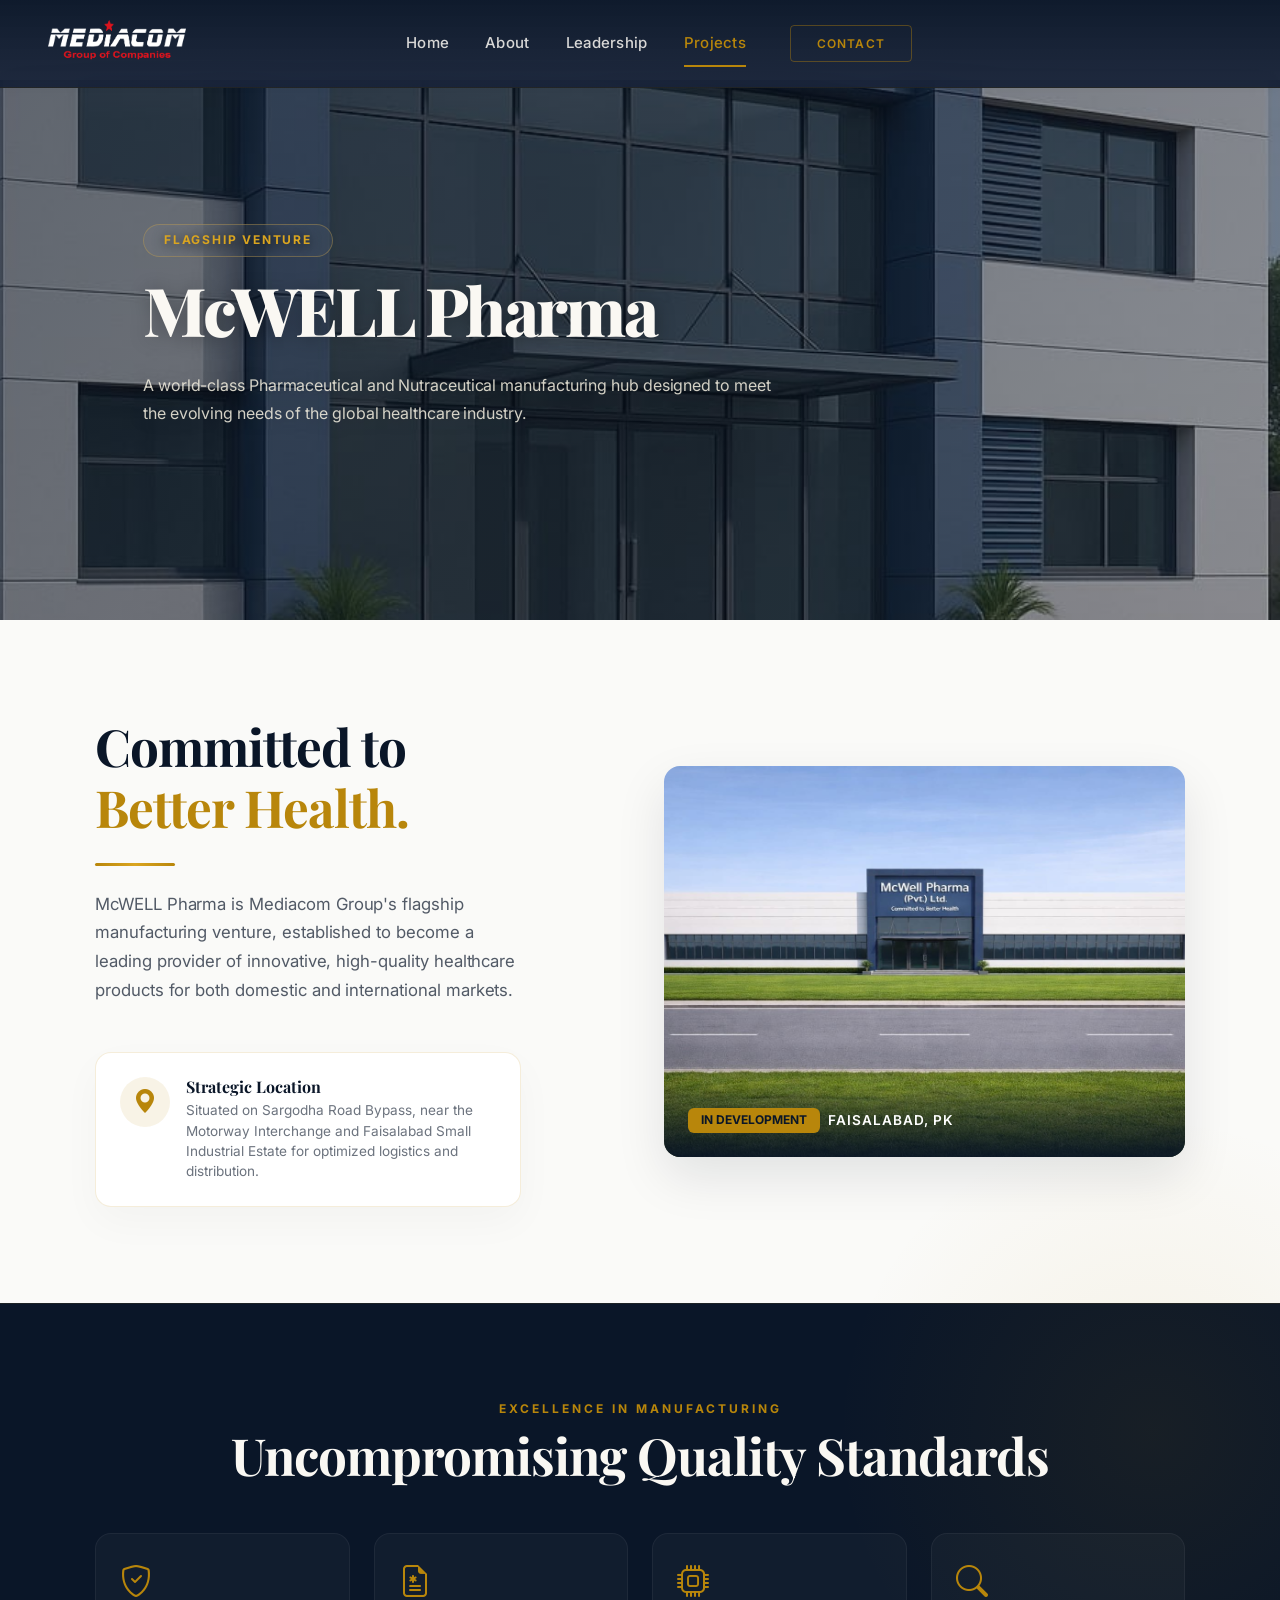
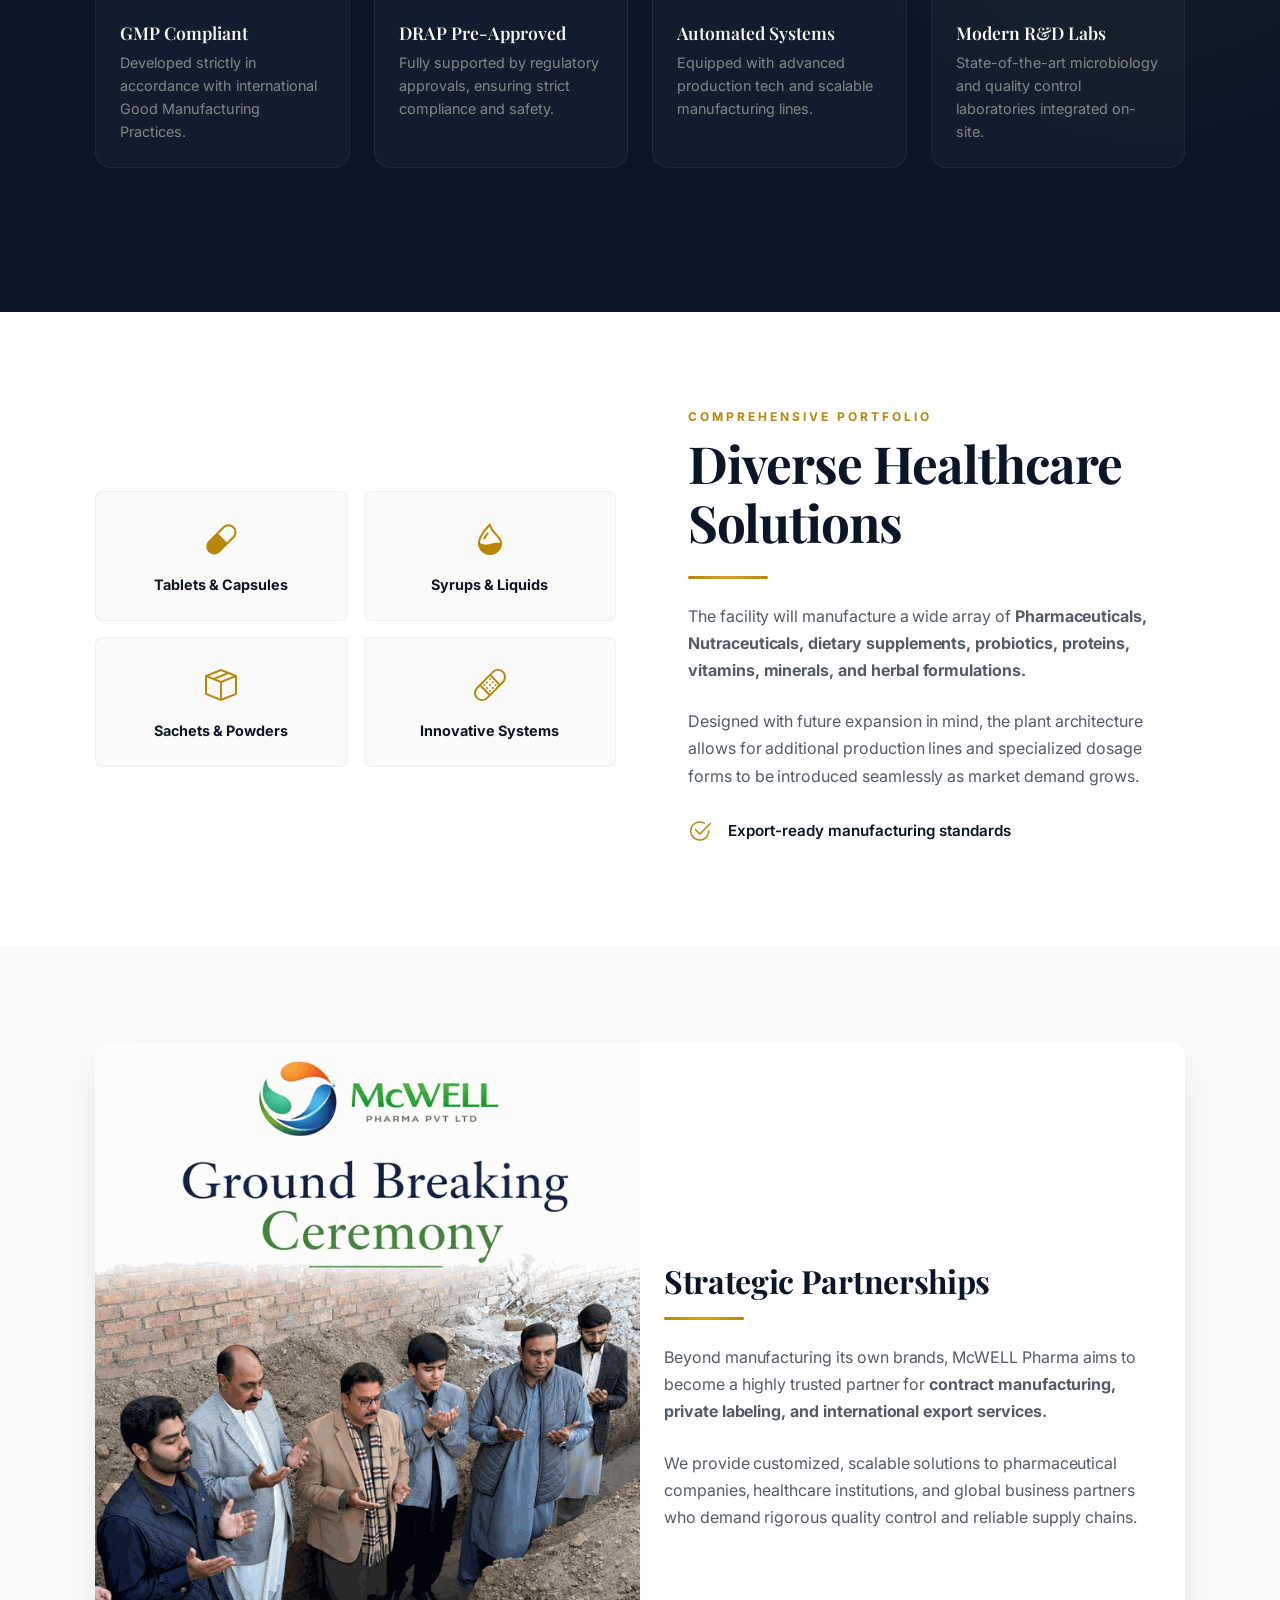
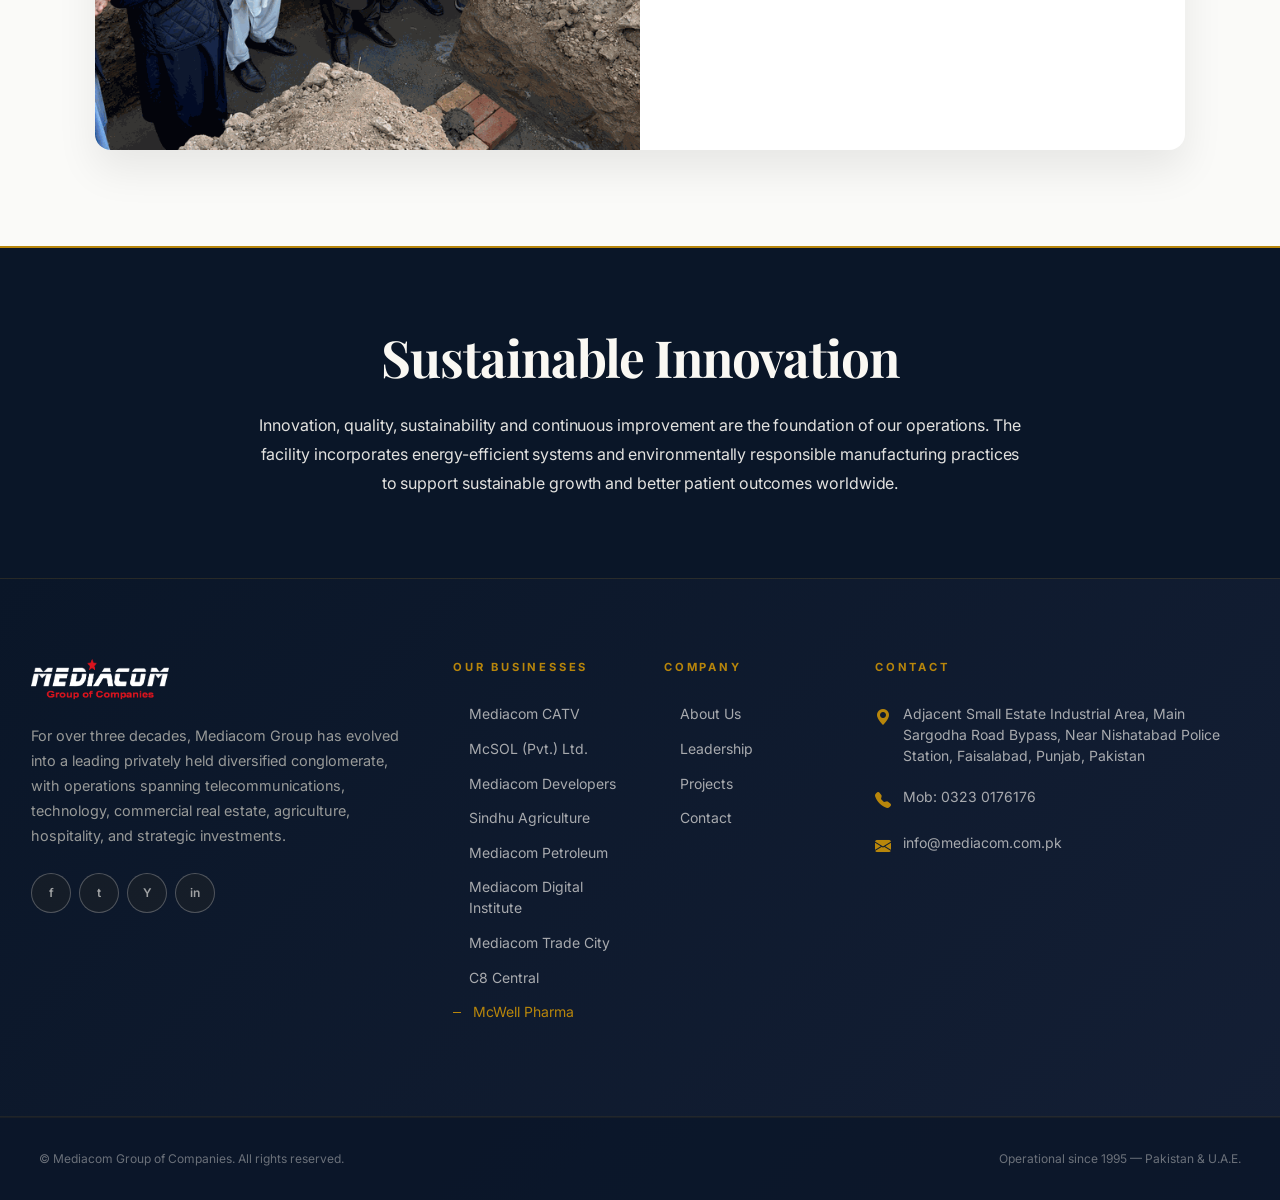
<file: mcwell-pharma.html>
<!DOCTYPE html>
<html lang="en">

<head>
  <meta charset="UTF-8" />
  <meta name="viewport" content="width=device-width, initial-scale=1.0" />
  <title>McWELL Pharma – Mediacom Group</title>
  <meta name="description"
    content="McWELL Pharma is the flagship Pharmaceutical and Nutraceutical manufacturing venture of Mediacom Group, providing high-quality healthcare products." />
  <link rel="preconnect" href="https://fonts.googleapis.com" />
  <link href="https://cdn.jsdelivr.net/npm/bootstrap@5.3.3/dist/css/bootstrap.min.css" rel="stylesheet" />
  <link href="https://cdn.jsdelivr.net/npm/bootstrap-icons@1.11.3/font/bootstrap-icons.css" rel="stylesheet" />
  <link href="css/style.css?v=2.0" rel="stylesheet" />
</head>

<body>

  <!-- NAVBAR -->
  <nav class="navbar navbar-mc navbar-expand-lg">
    <div class="container px-4 px-lg-5 d-flex align-items-center justify-content-between h-100 w-100">
      <a class="d-flex align-items-center gap-2 text-decoration-none" href="index.html">
        <img src="assets/logo-navbar-clean.png" alt="Mediacom Group" class="brand-logo" />
      </a>
      <div class="d-none d-lg-flex align-items-center" style="gap: 2.25rem;">
        <a class="nav-link-mc" href="index.html">Home</a>
        <a class="nav-link-mc" href="about.html">About</a>
        <a class="nav-link-mc" href="leadership.html">Leadership</a>
        <a class="nav-link-mc active" href="projects.html">Projects</a>
        <a class="btn-nav-premium" href="contact.html">Contact</a>
      </div>
      <div class="d-flex align-items-center justify-content-end" style="width: 100px;">
        <button class="navbar-toggler d-lg-none" type="button" data-bs-toggle="collapse" data-bs-target="#mobileMenu">
          <span class="navbar-toggler-icon"></span>
        </button>
      </div>
      <div class="collapse d-lg-none w-100" id="mobileMenu"
        style="position:absolute; top:80px; left:0; right:0; background:var(--navy); border-top:1px solid rgba(196,157,77,0.1); padding:1.5rem;">
        <a class="footer-link d-block mb-3" href="index.html">Home</a>
        <a class="footer-link d-block mb-3" href="about.html">About</a>
        <a class="footer-link d-block mb-3" href="leadership.html">Leadership</a>
        <a class="footer-link d-block mb-3" href="projects.html">Projects</a>
        <a class="footer-link d-block mb-4" href="contact.html">Contact</a>
      </div>
    </div>
  </nav>

  <!-- PAGE HERO -->
  <section class="page-hero" style="height: 60vh; min-height: 450px;">
    <!-- Using img 2.jpeg and positioned to crop out text and ground -->
    <img class="hero-bg" src="assets/McWell Pharma/img 2.jpeg" alt="McWELL Pharma Facility Render"
      style="object-position: center 65%; transform: scale(1.15);" />
    <div class="hero-overlay"></div>
    <div class="hero-content section-padding w-100">
      <div class="container-wide">
        <div class="row">
          <div class="col-lg-8">
            <div class="d-flex align-items-center gap-3 mb-3 animate-fade-up">
              <p class="section-label mb-0" style="color: var(--gold); letter-spacing: 0.15em;">FLAGSHIP VENTURE</p>
            </div>
            <h1 class="heading-xl text-cream mb-4 animate-fade-up">
              McWELL Pharma
            </h1>
            <p class="body-lg animate-fade-up mb-5"
              style="color:rgba(245,240,225,0.85); max-width:40rem;">
              A world-class Pharmaceutical and Nutraceutical manufacturing hub designed to meet the evolving needs of
              the global healthcare industry.
            </p>
          </div>
        </div>
      </div>
    </div>
  </section>

  <!-- 1. OVERVIEW & STRATEGIC LOCATION -->
  <section id="overview" class="section-padding-lg position-relative" style="background:var(--bg); overflow: hidden;">
    <div class="container-wide position-relative" style="z-index: 1;">
      <div class="row align-items-center g-5">
        <div class="col-lg-5 animate-fade-up">
          <h2 class="heading-lg text-navy mb-4" style="line-height: 1.2;">Committed to <br><span
              class="text-gold">Better Health.</span></h2>
          <div class="gold-divider-left mb-4"></div>
          <p class="body-md mb-4" style="color: rgba(10,22,40,0.7); font-size: 1.05rem;">
            McWELL Pharma is Mediacom Group's flagship manufacturing venture, established to become a leading provider
            of innovative, high-quality healthcare products for both domestic and international markets.
          </p>

          <div class="d-flex align-items-start gap-3 mt-5 p-4 rounded-4"
            style="background: #ffffff; border: 1px solid rgba(184,134,11,0.15); box-shadow: 0 15px 40px rgba(0,0,0,0.03);">
            <div
              style="width: 50px; height: 50px; border-radius: 50%; background: rgba(184,134,11,0.1); display: flex; align-items: center; justify-content: center; flex-shrink: 0;">
              <i class="bi bi-geo-alt-fill text-gold" style="font-size: 1.5rem;"></i>
            </div>
            <div>
              <h4 class="text-navy mb-1" style="font-size: 1rem; font-weight: 700;">Strategic Location</h4>
              <p style="color: rgba(10,22,40,0.6); font-size: 0.85rem; margin: 0; line-height: 1.5;">
                Situated on Sargodha Road Bypass, near the Motorway Interchange and Faisalabad Small Industrial Estate
                for optimized logistics and distribution.
              </p>
            </div>
          </div>
        </div>

        <div class="col-lg-6 offset-lg-1 animate-fade-up">
          <div class="position-relative rounded-4 overflow-hidden" style="box-shadow: 0 20px 50px rgba(10,22,40,0.1);">
            <img src="assets/McWell Pharma/image1.jpeg" class="w-100" style="aspect-ratio: 4/3; object-fit: cover;"
              alt="McWELL Pharma Development" />
            <div class="position-absolute bottom-0 start-0 w-100 p-4"
              style="background: linear-gradient(to top, rgba(10,22,40,0.9), transparent);">
              <div class="d-flex align-items-center gap-2">
                <span class="badge"
                  style="background: var(--gold); color: var(--navy); font-size: 0.75rem; padding: 0.4rem 0.8rem;">IN
                  DEVELOPMENT</span>
                <span class="text-white" style="font-size: 0.85rem; font-weight: 600; letter-spacing: 1px;">FAISALABAD,
                  PK</span>
              </div>
            </div>
          </div>
        </div>
      </div>
    </div>
  </section>

  <!-- 2. COMPLIANCE & TECHNOLOGY (DARK SECTION) -->
  <section class="section-padding-lg position-relative"
    style="background:var(--navy); border-top: 1px solid rgba(184,134,11,0.1);">
    <!-- Abstract Glow -->
    <div class="position-absolute top-0 end-0"
      style="width: 50vw; height: 50vw; background: radial-gradient(circle, rgba(184,134,11,0.08) 0%, transparent 70%); transform: translate(30%, -30%); pointer-events: none;">
    </div>

    <div class="container-wide position-relative" style="z-index: 1;">
      <div class="text-center mb-5 animate-fade-up">
        <p class="section-label mb-2" style="color: var(--gold);">EXCELLENCE IN MANUFACTURING</p>
        <h2 class="heading-lg text-cream mb-4">Uncompromising Quality Standards</h2>
        <div class="gold-divider-center mx-auto"></div>
      </div>

      <div class="row g-4 mb-5">
        <!-- Feature 1 -->
        <div class="col-md-6 col-lg-3 animate-fade-up" style="animation-delay: 0.0s;">
          <div class="p-4 rounded-4 h-100"
            style="background: rgba(255,255,255,0.03); border: 1px solid rgba(255,255,255,0.05);">
            <i class="bi bi-shield-check text-gold mb-3 d-block" style="font-size: 2rem;"></i>
            <h4 class="text-cream mb-2" style="font-size: 1.1rem; font-weight: 600;">GMP Compliant</h4>
            <p style="color: rgba(245,240,225,0.5); font-size: 0.9rem; line-height: 1.6; margin: 0;">Developed strictly
              in accordance with international Good Manufacturing Practices.</p>
          </div>
        </div>
        <!-- Feature 2 -->
        <div class="col-md-6 col-lg-3 animate-fade-up" style="animation-delay: 0.1s;">
          <div class="p-4 rounded-4 h-100"
            style="background: rgba(255,255,255,0.03); border: 1px solid rgba(255,255,255,0.05);">
            <i class="bi bi-file-earmark-medical text-gold mb-3 d-block" style="font-size: 2rem;"></i>
            <h4 class="text-cream mb-2" style="font-size: 1.1rem; font-weight: 600;">DRAP Pre-Approved</h4>
            <p style="color: rgba(245,240,225,0.5); font-size: 0.9rem; line-height: 1.6; margin: 0;">Fully supported by
              regulatory approvals, ensuring strict compliance and safety.</p>
          </div>
        </div>
        <!-- Feature 3 -->
        <div class="col-md-6 col-lg-3 animate-fade-up" style="animation-delay: 0.2s;">
          <div class="p-4 rounded-4 h-100"
            style="background: rgba(255,255,255,0.03); border: 1px solid rgba(255,255,255,0.05);">
            <i class="bi bi-cpu text-gold mb-3 d-block" style="font-size: 2rem;"></i>
            <h4 class="text-cream mb-2" style="font-size: 1.1rem; font-weight: 600;">Automated Systems</h4>
            <p style="color: rgba(245,240,225,0.5); font-size: 0.9rem; line-height: 1.6; margin: 0;">Equipped with
              advanced production tech and scalable manufacturing lines.</p>
          </div>
        </div>
        <!-- Feature 4 -->
        <div class="col-md-6 col-lg-3 animate-fade-up" style="animation-delay: 0.3s;">
          <div class="p-4 rounded-4 h-100"
            style="background: rgba(255,255,255,0.03); border: 1px solid rgba(255,255,255,0.05);">
            <i class="bi bi-search text-gold mb-3 d-block" style="font-size: 2rem;"></i>
            <h4 class="text-cream mb-2" style="font-size: 1.1rem; font-weight: 600;">Modern R&D Labs</h4>
            <p style="color: rgba(245,240,225,0.5); font-size: 0.9rem; line-height: 1.6; margin: 0;">State-of-the-art
              microbiology and quality control laboratories integrated on-site.</p>
          </div>
        </div>
      </div>
    </div>
  </section>

  <!-- 3. PORTFOLIO & DOSAGE FORMS -->
  <section class="section-padding-lg" style="background: #ffffff;">
    <div class="container-wide">
      <div class="row align-items-center g-5">
        <div class="col-lg-6 order-2 order-lg-1 animate-fade-up">
          <!-- Elegant grid of capabilities -->
          <div class="row g-3">
            <div class="col-6">
              <div class="p-4 rounded-3 text-center"
                style="background: var(--bg); border: 1px solid rgba(10,22,40,0.05);">
                <i class="bi bi-capsule text-gold mb-2 d-block" style="font-size: 2rem;"></i>
                <span class="text-navy" style="font-weight: 700; font-size: 0.9rem;">Tablets & Capsules</span>
              </div>
            </div>
            <div class="col-6">
              <div class="p-4 rounded-3 text-center"
                style="background: var(--bg); border: 1px solid rgba(10,22,40,0.05);">
                <i class="bi bi-droplet-half text-gold mb-2 d-block" style="font-size: 2rem;"></i>
                <span class="text-navy" style="font-weight: 700; font-size: 0.9rem;">Syrups & Liquids</span>
              </div>
            </div>
            <div class="col-6">
              <div class="p-4 rounded-3 text-center"
                style="background: var(--bg); border: 1px solid rgba(10,22,40,0.05);">
                <i class="bi bi-box-seam text-gold mb-2 d-block" style="font-size: 2rem;"></i>
                <span class="text-navy" style="font-weight: 700; font-size: 0.9rem;">Sachets & Powders</span>
              </div>
            </div>
            <div class="col-6">
              <div class="p-4 rounded-3 text-center"
                style="background: var(--bg); border: 1px solid rgba(10,22,40,0.05);">
                <i class="bi bi-bandaid text-gold mb-2 d-block" style="font-size: 2rem;"></i>
                <span class="text-navy" style="font-weight: 700; font-size: 0.9rem;">Innovative Systems</span>
              </div>
            </div>
          </div>
        </div>

        <div class="col-lg-6 order-1 order-lg-2 animate-fade-up ps-lg-5">
          <p class="section-label mb-2">Comprehensive Portfolio</p>
          <h2 class="heading-lg text-navy mb-4">Diverse Healthcare Solutions</h2>
          <div class="gold-divider-left mb-4"></div>
          <p class="body-md mb-4" style="color: rgba(10,22,40,0.7);">
            The facility will manufacture a wide array of <strong>Pharmaceuticals, Nutraceuticals, dietary supplements,
              probiotics, proteins, vitamins, minerals, and herbal formulations.</strong>
          </p>
          <p class="body-md mb-4" style="color: rgba(10,22,40,0.7);">
            Designed with future expansion in mind, the plant architecture allows for additional production lines and
            specialized dosage forms to be introduced seamlessly as market demand grows.
          </p>
          <div class="d-flex align-items-center gap-3">
            <i class="bi bi-check2-circle text-gold" style="font-size: 1.5rem;"></i>
            <span class="text-navy" style="font-weight: 600; font-size: 0.95rem;">Export-ready manufacturing
              standards</span>
          </div>
        </div>
      </div>
    </div>
  </section>

  <!-- 4. GROUND BREAKING & PARTNERSHIPS -->
  <section class="section-padding-lg" style="background: var(--bg);">
    <div class="container-wide">
      <div class="row align-items-center g-0 rounded-4 overflow-hidden"
        style="box-shadow: 0 20px 40px rgba(0,0,0,0.08); background: #ffffff;">
        <div class="col-lg-6 p-0 animate-fade-up">
          <img src="assets/McWell Pharma/ground breaking cermony.png" alt="Ground Breaking Ceremony" class="w-100 h-100"
            style="object-fit: cover; min-height: 400px;" />
        </div>
        <div class="col-lg-6 p-4 animate-fade-up">
          <h2 class="heading-md text-navy mb-3" style="font-size: 2rem;">Strategic Partnerships</h2>
          <div class="gold-divider-left mb-4"></div>
          <p class="body-md mb-4" style="color: rgba(10,22,40,0.7);">
            Beyond manufacturing its own brands, McWELL Pharma aims to become a highly trusted partner for
            <strong>contract manufacturing, private labeling, and international export services.</strong>
          </p>
          <p class="body-md mb-0" style="color: rgba(10,22,40,0.7);">
            We provide customized, scalable solutions to pharmaceutical companies, healthcare institutions, and global
            business partners who demand rigorous quality control and reliable supply chains.
          </p>
        </div>
      </div>
    </div>
  </section>

  <!-- 5. SUSTAINABILITY & VALUES -->
  <section class="section-padding text-center position-relative"
    style="background: var(--navy); border-top: 2px solid var(--gold);">
    <div class="container-narrow animate-fade-up">
          <h2 class="heading-lg text-cream mb-4">Sustainable Innovation</h2>
          <p class="body-lg text-cream mx-auto mb-0" style="opacity: 0.9; max-width: 48rem; line-height: 1.8;">
            Innovation, quality, sustainability and continuous improvement are the foundation of our operations. The
            facility incorporates energy-efficient systems and environmentally responsible manufacturing practices to
            support sustainable growth and better patient outcomes worldwide.
          </p>
        </div>
      </section>

  <!-- ── FOOTER ── -->
  <footer class="site-footer">
    <div class="footer-top section-padding">
      <div class="container-wide">
        <div class="row g-5">
          <div class="col-lg-4">
            <img src="assets/logo-navbar-clean.png" alt="Mediacom Group" class="brand-logo mb-3" />
            <p style="font-size:0.9rem; color:rgba(245,240,225,0.6); line-height:1.75; margin-bottom:1.5rem;">For over three decades, Mediacom Group has evolved into a leading privately held diversified conglomerate, with operations spanning telecommunications, technology, commercial real estate, agriculture, hospitality, and strategic investments.</p>
            <div class="d-flex gap-2">
              <a href="#" class="footer-social-btn">f</a>
              <a href="#" class="footer-social-btn">t</a>
              <a href="#" class="footer-social-btn">Y</a>
              <a href="#" class="footer-social-btn">in</a>
            </div>
          </div>
          <div class="col-sm-6 col-lg-2 footer-businesses">
            <div class="footer-heading">Our Businesses</div>
            <a href="telecom.html" class="footer-link" data-business="telecom">Mediacom CATV</a>
            <a href="mscol.html" class="footer-link" data-business="mscol">McSOL (Pvt.) Ltd.</a>
            <a href="real-estate.html" class="footer-link" data-business="real-estate">Mediacom Developers</a>
            <a href="agriculture.html" class="footer-link" data-business="agriculture">Sindhu Agriculture</a>
            <a href="petroleum.html" class="footer-link" data-business="petroleum">Mediacom Petroleum</a>
            <a href="digital-institute.html" class="footer-link" data-business="digital-institute">Mediacom Digital Institute</a>
            <a href="trade-city.html" class="footer-link" data-business="trade-city">Mediacom Trade City</a>
            <a href="c8-central.html" class="footer-link" data-business="c8-central">C8 Central</a>
            <a href="mcwell-pharma.html" class="footer-link" data-business="mcwell-pharma">McWell Pharma</a>
          </div>
          <div class="col-sm-6 col-lg-2">
            <div class="footer-heading">Company</div>
            <a href="about.html" class="footer-link">About Us</a>
            <a href="leadership.html" class="footer-link">Leadership</a>
            <a href="projects.html" class="footer-link">Projects</a>
            <a href="contact.html" class="footer-link">Contact</a>
          </div>
          <div class="col-lg-4">
            <div class="footer-heading">Contact</div>
            <div class="footer-contact-item"><i class="bi bi-geo-alt-fill footer-contact-icon"></i><span id="footer-contact-address" class="footer-contact-text">Mediacom Trade City, Jaranwala Road, Faisalabad, Pakistan</span></div>
            <div class="footer-contact-item"><i class="bi bi-telephone-fill footer-contact-icon"></i>
              <div>
                <div id="footer-contact-phone" class="footer-contact-text">Tel: +92-41-111 888 300</div>
                <div id="footer-contact-uan" class="footer-contact-text">UAN: +92 41 111 888 300</div>
              </div>
            </div>
            <div class="footer-contact-item"><i class="bi bi-envelope-fill footer-contact-icon"></i><span id="footer-contact-email" class="footer-contact-text">info@mediacom.com.pk</span></div>
          </div>
        </div>
      </div>
    </div>
    <div class="footer-bottom">
      <div class="container-wide d-flex flex-column flex-md-row align-items-center justify-content-between gap-3">
        <p class="footer-copy mb-0">&copy; <span id="year"></span> Mediacom Group of Companies. All rights reserved.</p>
        <p class="footer-copy mb-0">Operational since 1995 — Pakistan &amp; U.A.E.</p>
      </div>
    </div>
  </footer>

  <script src="https://cdn.jsdelivr.net/npm/bootstrap@5.3.3/dist/js/bootstrap.bundle.min.js"></script>
  <script src="js/main.js?v=2.0"></script>
  <script>
    document.getElementById('year').textContent = new Date().getFullYear();

    const observer = new IntersectionObserver((entries) => {
      entries.forEach(entry => {
        if (entry.isIntersecting) {
          entry.target.classList.add('visible');
        }
      });
    }, { threshold: 0.1 });

    document.querySelectorAll('.animate-fade-up').forEach(el => observer.observe(el));
  </script>
</body>

</html>
</file>
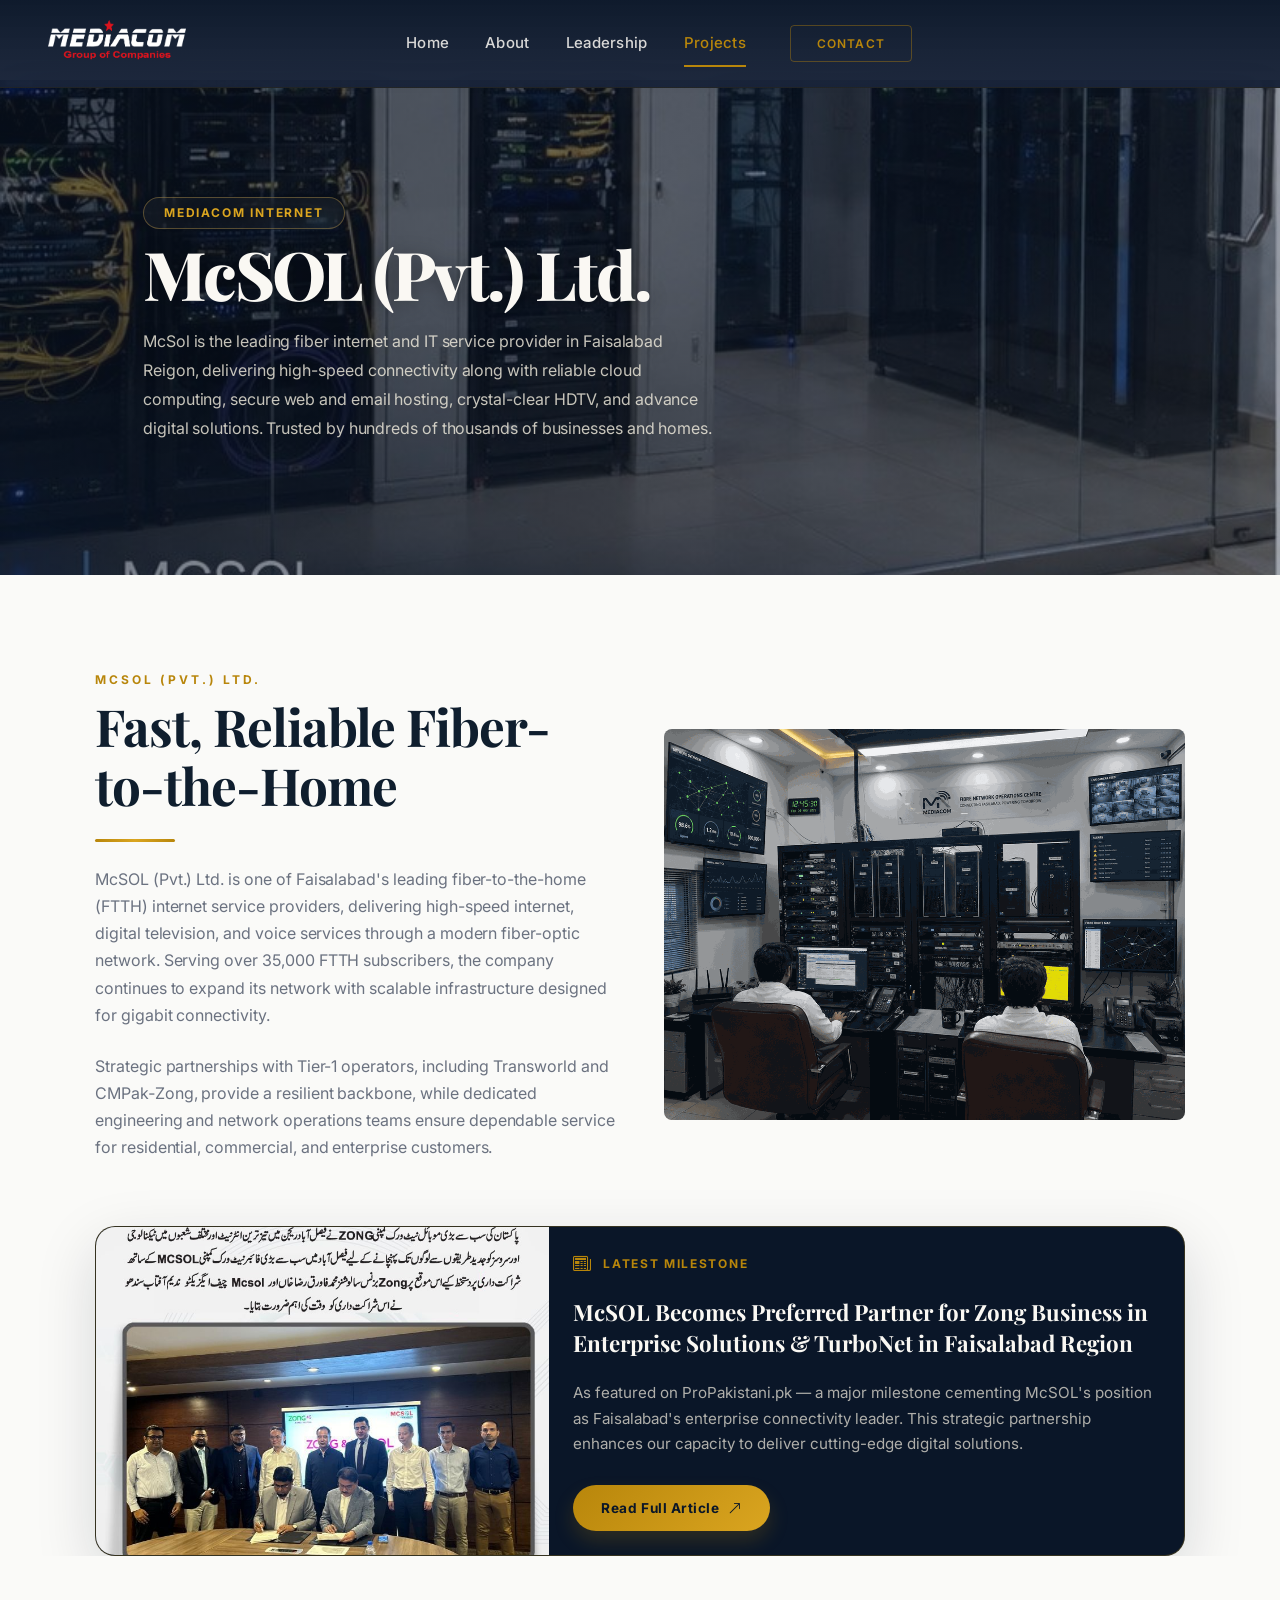
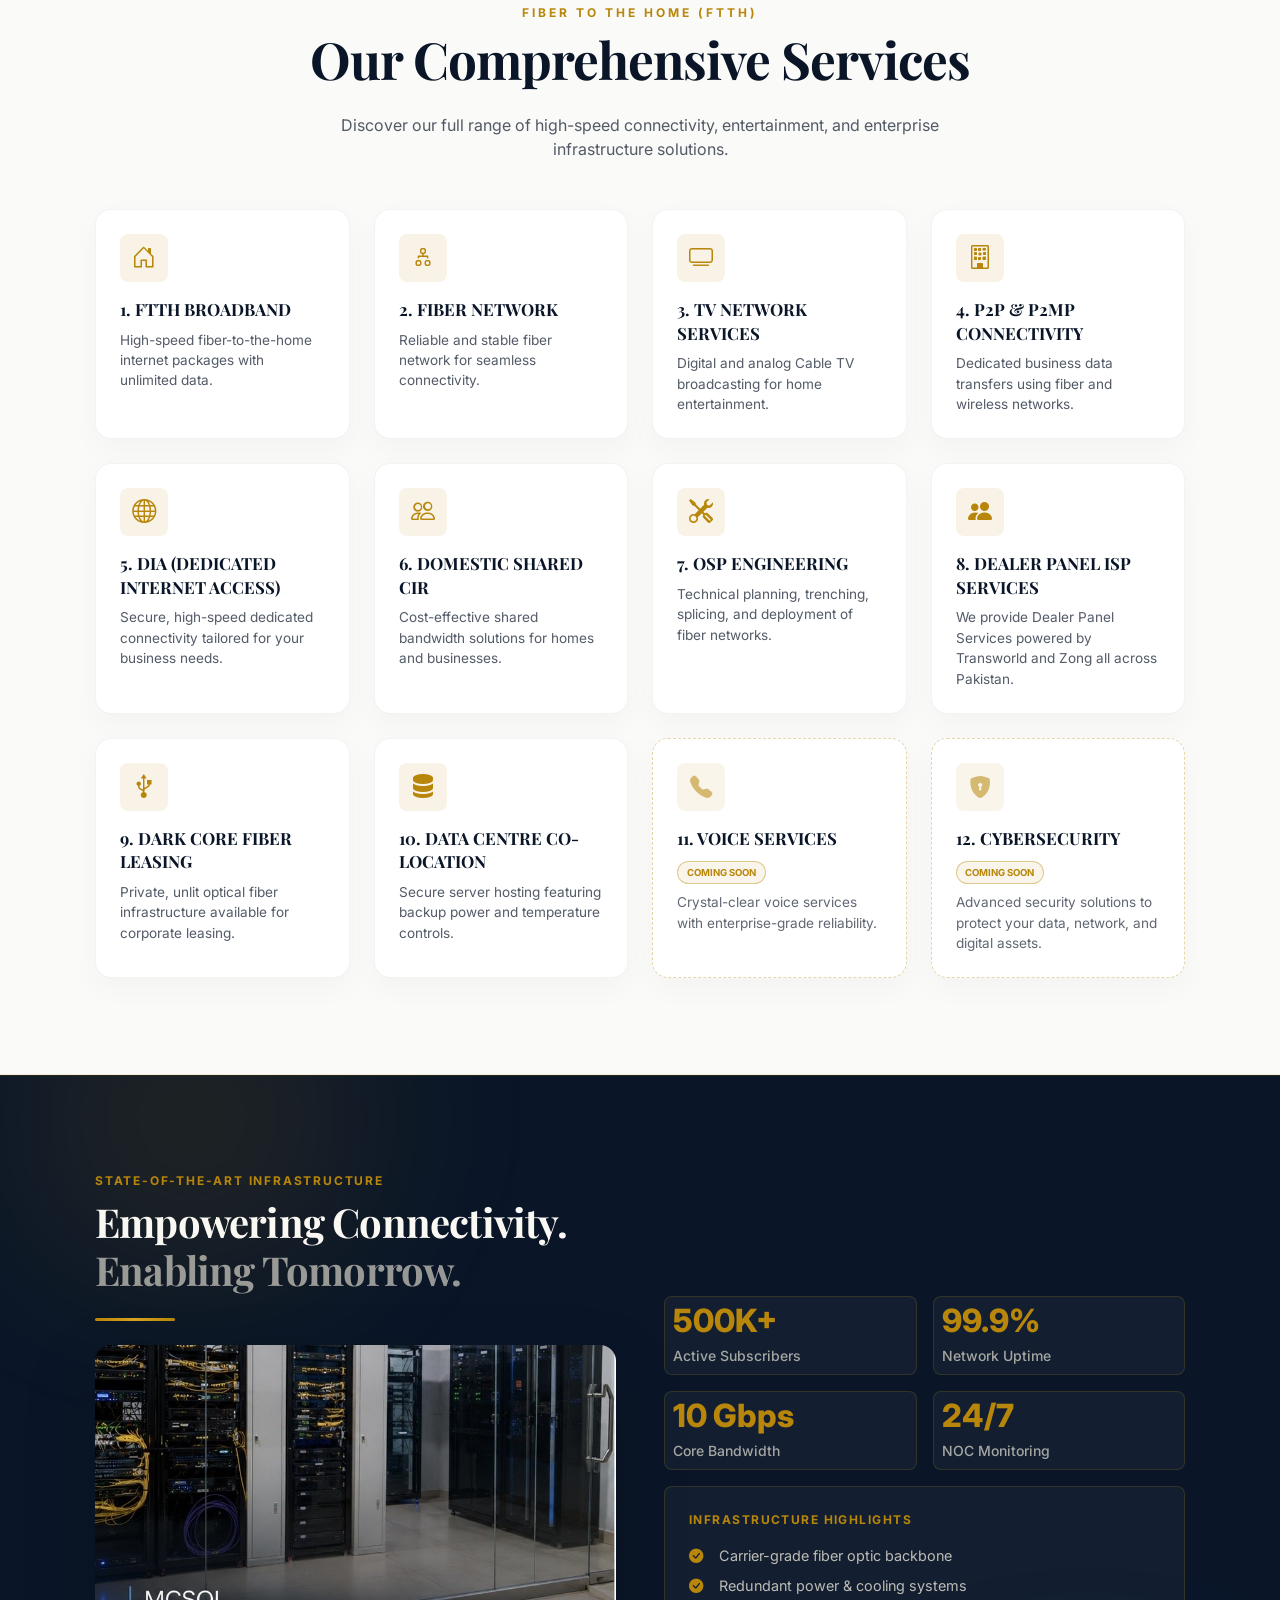
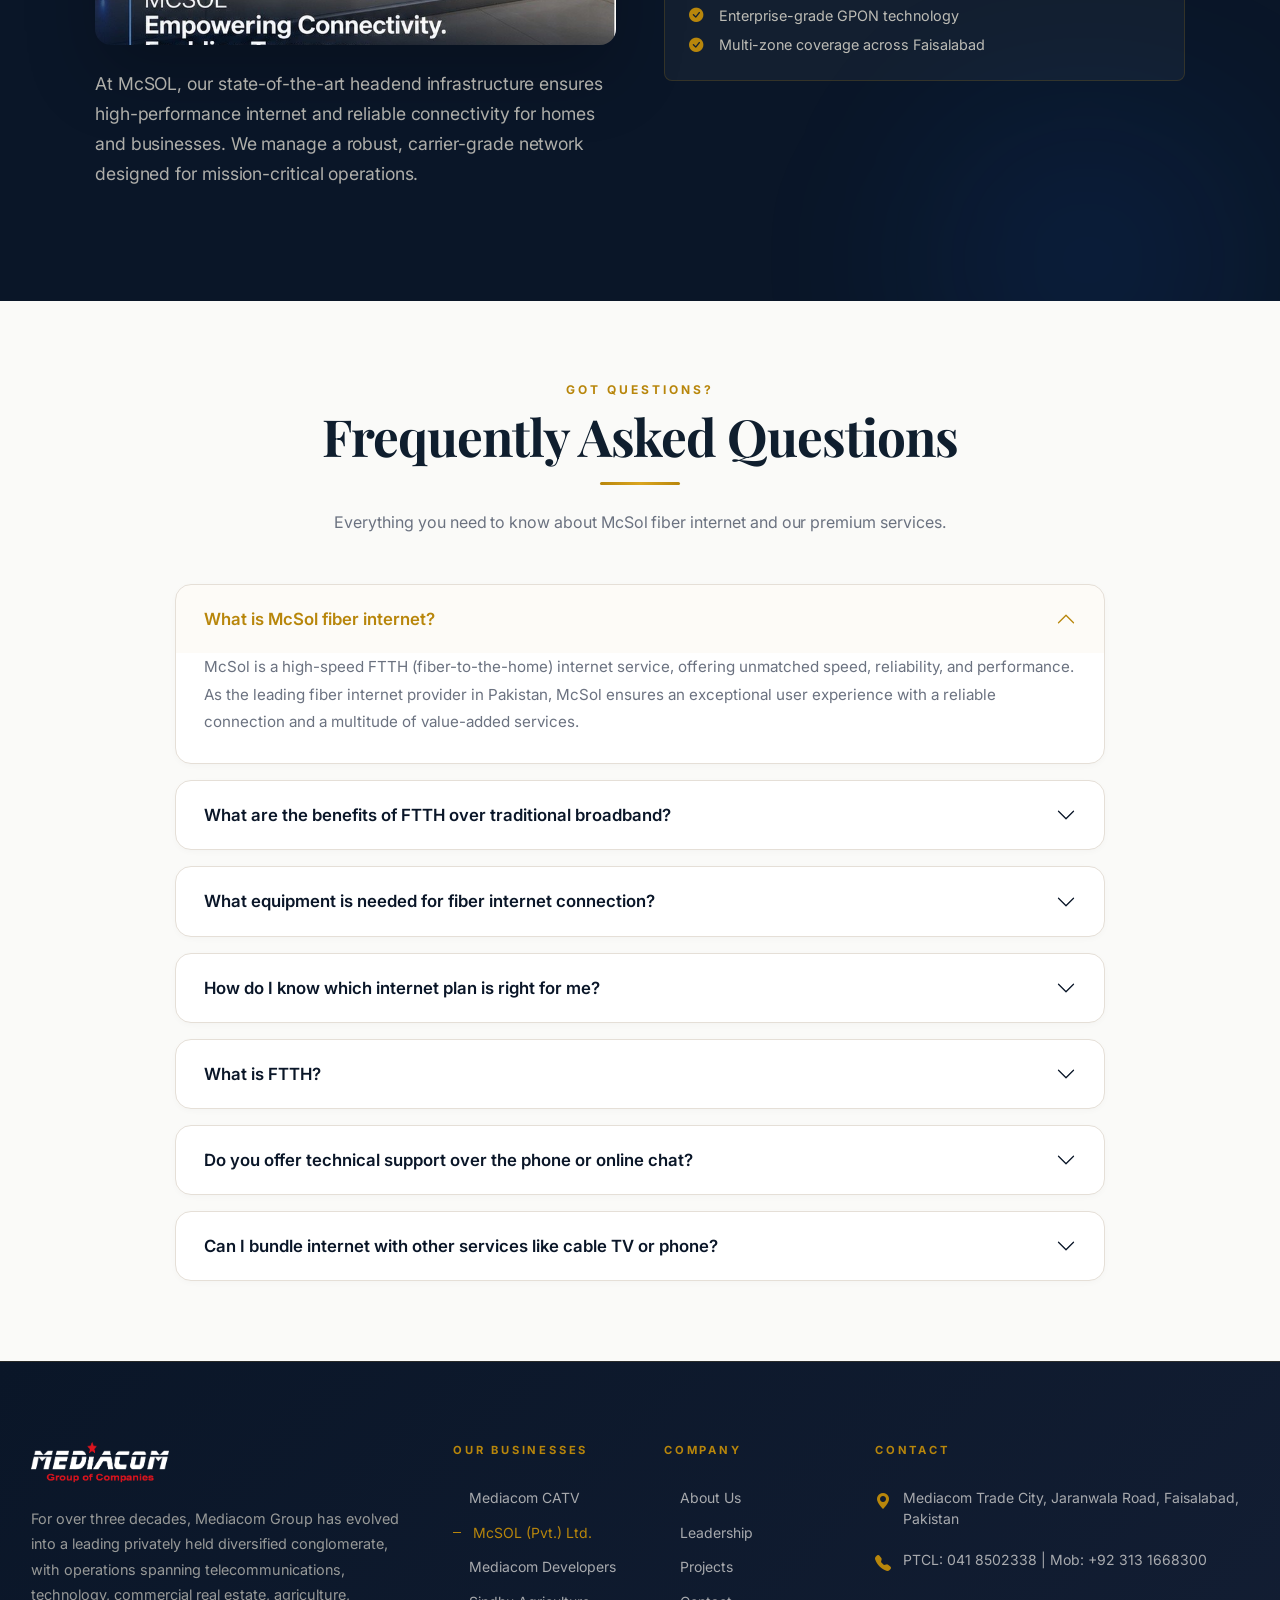
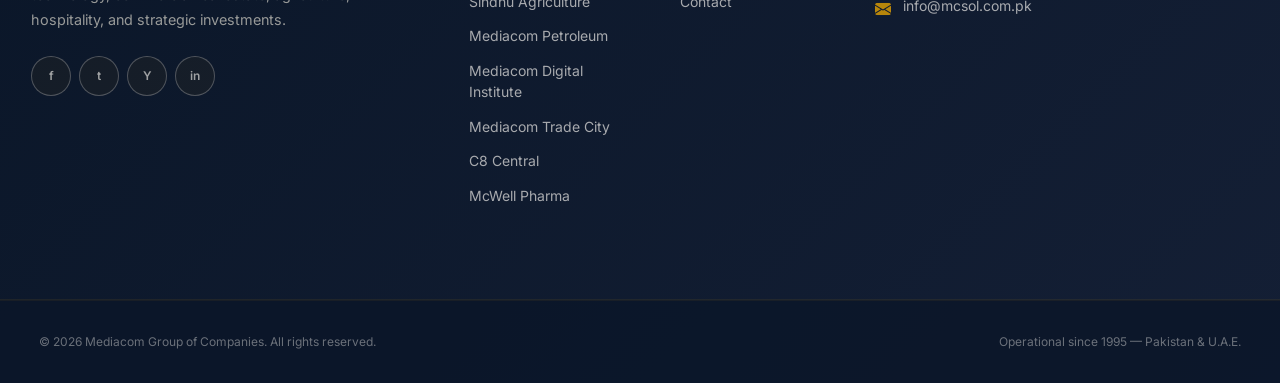
<file: mscol.html>
<!DOCTYPE html>
<html lang="en">

<head>
  <meta charset="UTF-8" />
  <meta name="viewport" content="width=device-width, initial-scale=1.0" />
  <title>McSOL (Pvt.) Ltd. – Mediacom Group</title>
  <meta name="description"
    content="McSOL (Pvt.) Ltd. provides FTTH internet, digital television and voice services on modern fiber-optic infrastructure across Faisalabad." />
  <link rel="preconnect" href="https://fonts.googleapis.com" />
  <link href="https://cdn.jsdelivr.net/npm/bootstrap@5.3.3/dist/css/bootstrap.min.css" rel="stylesheet" />
  <link href="https://cdn.jsdelivr.net/npm/bootstrap-icons@1.11.3/font/bootstrap-icons.css" rel="stylesheet" />
  <link href="css/style.css?v=2.0" rel="stylesheet" />
  <style>
    /* Premium Mobile Fix: Naturally crop out baked-in image text via subtle scaling, avoiding harsh gradient hides */
    @media (max-width: 991px) {

      .hero-bg,
      .data-centre-img {
        transform: scale(1.65);
        transform-origin: top center;
      }

      .page-hero {
        overflow: hidden !important;
      }
    }
  </style>
</head>

<body>

  <!-- NAVBAR -->
  <nav class="navbar navbar-mc navbar-expand-lg">
    <div class="container px-4 px-lg-5 d-flex align-items-center justify-content-between h-100 w-100">
      <a class="d-flex align-items-center gap-2 text-decoration-none" href="index.html">
        <img src="assets/logo-navbar-clean.png" alt="Mediacom Group" class="brand-logo" />
      </a>
      <div class="d-none d-lg-flex align-items-center" style="gap: 2.25rem;">
        <a class="nav-link-mc" href="index.html">Home</a>
        <a class="nav-link-mc" href="about.html">About</a>
        <a class="nav-link-mc" href="leadership.html">Leadership</a>
        <a class="nav-link-mc" href="projects.html">Projects</a>
        <a class="btn-nav-premium" href="contact.html">Contact</a>
      </div>
      <div class="d-flex align-items-center justify-content-end" style="width: 100px;">
        <button class="navbar-toggler d-lg-none" type="button" data-bs-toggle="collapse" data-bs-target="#mobileMenu">
          <span class="navbar-toggler-icon"></span>
        </button>
      </div>
      <div class="collapse d-lg-none w-100" id="mobileMenu"
        style="position:absolute; top:80px; left:0; right:0; background:var(--navy); border-top:1px solid rgba(196,157,77,0.1); padding:1.5rem;">
        <a class="footer-link d-block mb-3" href="index.html">Home</a>
        <a class="footer-link d-block mb-3" href="about.html">About</a>
        <a class="footer-link d-block mb-3" href="leadership.html">Leadership</a>
        <a class="footer-link d-block mb-3" href="projects.html">Projects</a>
        <a class="footer-link d-block mb-4" href="contact.html">Contact</a>
      </div>
    </div>
  </nav>

  <!-- PAGE HERO -->
  <section class="page-hero">
    <img class="hero-bg" src="assets/mcsol pvt/first.jpeg" alt="McSOL FTTH" />
    <div class="hero-overlay"></div>
    <div class="hero-content section-padding w-100">
      <div class="container-wide">
        <p class="section-label mb-2 animate-fade-up">Mediacom Internet</p>
        <h1 class="heading-xl text-cream mb-3 animate-fade-up">McSOL (Pvt.) Ltd.</h1>
        <p class="body-lg animate-fade-up" style="color:rgba(245,240,225,0.8); max-width:36rem;">
          McSol is the leading fiber internet and IT service provider in Faisalabad Reigon, delivering high-speed
          connectivity along with reliable cloud computing, secure web and email hosting, crystal-clear HDTV, and
          advance digital solutions. Trusted by hundreds of thousands of businesses and homes.</p>
      </div>
    </div>
  </section>
  <section class="section-padding-lg pb-0" style="background:var(--bg);">
    <div class="container-wide">
      <div class="row g-5 align-items-center mb-5">
        <div class="col-lg-6 animate-fade-up">
          <p class="section-label mb-2">McSOL (Pvt.) Ltd.</p>
          <h2 class="heading-lg mb-4">Fast, Reliable Fiber-to-the-Home</h2>
          <div class="gold-divider-left mb-4"></div>
          <p class="body-md">
            McSOL (Pvt.) Ltd. is one of Faisalabad's leading fiber-to-the-home (FTTH) internet service providers,
            delivering high-speed internet, digital television, and voice services through a modern fiber-optic network.
            Serving over 35,000 FTTH subscribers, the company continues to expand its network with scalable
            infrastructure designed for gigabit connectivity.
          </p>
          <p class="body-md mt-4">
            Strategic partnerships with Tier-1 operators, including Transworld and CMPak‑Zong, provide a resilient
            backbone, while dedicated engineering and network operations teams ensure dependable service for
            residential, commercial, and enterprise customers.
          </p>
        </div>
        <div class="col-lg-6 animate-fade-up">
          <img src="assets/mcsol pvt/second.png" alt="McSOL FTTH network" class="rounded-3 w-100" loading="lazy" />
        </div>
      </div>

      <!-- ── ZONG PARTNERSHIP HIGHLIGHT ── -->
      <div class="animate-fade-up mt-2 mb-0">
        <div class="row g-0"
          style="background: var(--navy); border-radius: 1.25rem; overflow: hidden; border: 1px solid rgba(184, 134, 11, 0.25); box-shadow: 0 20px 60px rgba(10, 22, 40, 0.15);">
          <!-- Left: Image Panel -->
          <div class="col-lg-5" style="position: relative; overflow: hidden; min-height: 300px;">
            <img src="assets/mcsol pvt/img1.jpeg" alt="McSOL & Zong Signing Ceremony" loading="lazy"
              style="position: absolute; top: 0; left: 0; width: 100%; height: 100%; object-fit: cover;" />
              
          </div>
          <!-- Right: Content Panel -->
          <div class="col-lg-7"
            style="padding: 1.5rem; display: flex; flex-direction: column; justify-content: center; gap: 1.25rem;">
            <div style="display: flex; align-items: center; gap: 0.75rem;">
              <i class="bi bi-newspaper" style="color: var(--gold); font-size: 1.1rem;"></i>
              <span
                style="color: var(--gold); font-size: 0.75rem; font-weight: 700; letter-spacing: 0.14em; text-transform: uppercase;">Latest
                Milestone</span>
            </div>
            <h3
              style="font-family: var(--font-display); font-size: 1.4rem; font-weight: 700; color: var(--cream); line-height: 1.4; margin: 0;">
              McSOL Becomes Preferred Partner for Zong Business in Enterprise Solutions &amp; TurboNet in Faisalabad
              Region</h3>
            <p style="font-size: 0.95rem; color: rgba(245,240,225,0.7); margin: 0; line-height: 1.7;">As featured on
              ProPakistani.pk — a major milestone cementing McSOL's position as Faisalabad's enterprise connectivity
              leader. This strategic partnership enhances our capacity to deliver cutting-edge digital solutions.</p>
            <div class="mt-2">
              <a href="https://propakistani.pk/2025/03/14/mcsol-becomes-preferred-partner-for-zong-business-in-enterprise-solutions-and-turbonet-in-faisalabad-region/amp/"
                target="_blank" rel="noopener noreferrer"
                style="display: inline-flex; align-items: center; gap: 0.5rem; background: linear-gradient(135deg, #B8860B 0%, #DAA520 100%); color: var(--navy); font-weight: 700; font-size: 0.85rem; padding: 0.8rem 1.75rem; border-radius: 3rem; text-decoration: none; letter-spacing: 0.04em; transition: opacity 0.2s; box-shadow: 0 10px 20px rgba(184, 134, 11, 0.2);">
                Read Full Article <i class="bi bi-arrow-up-right"></i>
              </a>
            </div>
          </div>
        </div>
      </div>
    </div>
  </section>

  <!-- ── COMPREHENSIVE SERVICES GRID ── -->
  <section class="section-padding-lg pt-5 position-relative"
    style="background: var(--bg); border-bottom: 1px solid rgba(184, 134, 11, 0.15);">
    <div class="container-wide">
      <div class="text-center mb-5 animate-fade-up">
        <p class="section-label mb-2 mx-auto" style="color: var(--gold);">Fiber to the Home (FTTH)</p>
        <h2 class="heading-lg text-navy mb-3">Our Comprehensive Services</h2>
        <div class="gold-divider-center mx-auto mb-4"></div>
        <p style="color: rgba(10,22,40,0.7); max-width: 600px; margin: 0 auto;">Discover our full range of high-speed
          connectivity, entertainment, and enterprise infrastructure solutions.</p>
      </div>

            <div class="row g-4">
        <!-- Service 1 -->
        <div class="col-md-6 col-lg-4 col-xl-3 animate-fade-up" style="animation-delay: 0.0s;">
          <div class="h-100 p-4"
            style="background: #ffffff; border-radius: 1rem; border: 1px solid rgba(10,22,40,0.05); box-shadow: 0 10px 30px rgba(0,0,0,0.03); transition: all 0.3s ease; cursor: pointer;"
            onmouseover="this.style.transform='translateY(-8px)'; this.style.borderColor='rgba(184, 134, 11, 0.4)'; this.style.boxShadow='0 15px 30px rgba(10,22,40,0.08)';"
            onmouseout="this.style.transform='translateY(0)'; this.style.borderColor='rgba(10,22,40,0.05)'; this.style.boxShadow='0 10px 30px rgba(0,0,0,0.03)';">
            <div class="mb-3"
              style="width: 48px; height: 48px; background: rgba(184, 134, 11, 0.1); border-radius: 0.5rem; display: flex; align-items: center; justify-content: center;">
              <i class="bi bi-house-door text-gold" style="font-size: 1.5rem;"></i>
            </div>
            <h4 class="text-navy mb-2" style="font-size: 1.05rem; font-weight: 700; line-height: 1.4;">1. FTTH BROADBAND</h4>
            <p style="font-size: 0.85rem; color: rgba(10,22,40,0.7); margin: 0; line-height: 1.5;">High-speed fiber-to-the-home internet packages with unlimited data.</p>
          </div>
        </div>

        <!-- Service 2 -->
        <div class="col-md-6 col-lg-4 col-xl-3 animate-fade-up" style="animation-delay: 0.1s;">
          <div class="h-100 p-4"
            style="background: #ffffff; border-radius: 1rem; border: 1px solid rgba(10,22,40,0.05); box-shadow: 0 10px 30px rgba(0,0,0,0.03); transition: all 0.3s ease; cursor: pointer;"
            onmouseover="this.style.transform='translateY(-8px)'; this.style.borderColor='rgba(184, 134, 11, 0.4)'; this.style.boxShadow='0 15px 30px rgba(10,22,40,0.08)';"
            onmouseout="this.style.transform='translateY(0)'; this.style.borderColor='rgba(10,22,40,0.05)'; this.style.boxShadow='0 10px 30px rgba(0,0,0,0.03)';">
            <div class="mb-3"
              style="width: 48px; height: 48px; background: rgba(184, 134, 11, 0.1); border-radius: 0.5rem; display: flex; align-items: center; justify-content: center;">
              <i class="bi bi-diagram-2 text-gold" style="font-size: 1.5rem;"></i>
            </div>
            <h4 class="text-navy mb-2" style="font-size: 1.05rem; font-weight: 700; line-height: 1.4;">2. FIBER NETWORK</h4>
            <p style="font-size: 0.85rem; color: rgba(10,22,40,0.7); margin: 0; line-height: 1.5;">Reliable and stable fiber network for seamless connectivity.</p>
          </div>
        </div>

        <!-- Service 3 -->
        <div class="col-md-6 col-lg-4 col-xl-3 animate-fade-up" style="animation-delay: 0.0s;">
          <div class="h-100 p-4"
            style="background: #ffffff; border-radius: 1rem; border: 1px solid rgba(10,22,40,0.05); box-shadow: 0 10px 30px rgba(0,0,0,0.03); transition: all 0.3s ease; cursor: pointer;"
            onmouseover="this.style.transform='translateY(-8px)'; this.style.borderColor='rgba(184, 134, 11, 0.4)'; this.style.boxShadow='0 15px 30px rgba(10,22,40,0.08)';"
            onmouseout="this.style.transform='translateY(0)'; this.style.borderColor='rgba(10,22,40,0.05)'; this.style.boxShadow='0 10px 30px rgba(0,0,0,0.03)';">
            <div class="mb-3"
              style="width: 48px; height: 48px; background: rgba(184, 134, 11, 0.1); border-radius: 0.5rem; display: flex; align-items: center; justify-content: center;">
              <i class="bi bi-tv text-gold" style="font-size: 1.5rem;"></i>
            </div>
            <h4 class="text-navy mb-2" style="font-size: 1.05rem; font-weight: 700; line-height: 1.4;">3. TV NETWORK SERVICES</h4>
            <p style="font-size: 0.85rem; color: rgba(10,22,40,0.7); margin: 0; line-height: 1.5;">Digital and analog Cable TV broadcasting for home entertainment.</p>
          </div>
        </div>

        <!-- Service 4 -->
        <div class="col-md-6 col-lg-4 col-xl-3 animate-fade-up" style="animation-delay: 0.1s;">
          <div class="h-100 p-4"
            style="background: #ffffff; border-radius: 1rem; border: 1px solid rgba(10,22,40,0.05); box-shadow: 0 10px 30px rgba(0,0,0,0.03); transition: all 0.3s ease; cursor: pointer;"
            onmouseover="this.style.transform='translateY(-8px)'; this.style.borderColor='rgba(184, 134, 11, 0.4)'; this.style.boxShadow='0 15px 30px rgba(10,22,40,0.08)';"
            onmouseout="this.style.transform='translateY(0)'; this.style.borderColor='rgba(10,22,40,0.05)'; this.style.boxShadow='0 10px 30px rgba(0,0,0,0.03)';">
            <div class="mb-3"
              style="width: 48px; height: 48px; background: rgba(184, 134, 11, 0.1); border-radius: 0.5rem; display: flex; align-items: center; justify-content: center;">
              <i class="bi bi-building text-gold" style="font-size: 1.5rem;"></i>
            </div>
            <h4 class="text-navy mb-2" style="font-size: 1.05rem; font-weight: 700; line-height: 1.4;">4. P2P &amp; P2MP CONNECTIVITY</h4>
            <p style="font-size: 0.85rem; color: rgba(10,22,40,0.7); margin: 0; line-height: 1.5;">Dedicated business data transfers using fiber and wireless networks.</p>
          </div>
        </div>

        <!-- Service 5 -->
        <div class="col-md-6 col-lg-4 col-xl-3 animate-fade-up" style="animation-delay: 0.0s;">
          <div class="h-100 p-4"
            style="background: #ffffff; border-radius: 1rem; border: 1px solid rgba(10,22,40,0.05); box-shadow: 0 10px 30px rgba(0,0,0,0.03); transition: all 0.3s ease; cursor: pointer;"
            onmouseover="this.style.transform='translateY(-8px)'; this.style.borderColor='rgba(184, 134, 11, 0.4)'; this.style.boxShadow='0 15px 30px rgba(10,22,40,0.08)';"
            onmouseout="this.style.transform='translateY(0)'; this.style.borderColor='rgba(10,22,40,0.05)'; this.style.boxShadow='0 10px 30px rgba(0,0,0,0.03)';">
            <div class="mb-3"
              style="width: 48px; height: 48px; background: rgba(184, 134, 11, 0.1); border-radius: 0.5rem; display: flex; align-items: center; justify-content: center;">
              <i class="bi bi-globe text-gold" style="font-size: 1.5rem;"></i>
            </div>
            <h4 class="text-navy mb-2" style="font-size: 1.05rem; font-weight: 700; line-height: 1.4;">5. DIA (DEDICATED INTERNET ACCESS)</h4>
            <p style="font-size: 0.85rem; color: rgba(10,22,40,0.7); margin: 0; line-height: 1.5;">Secure, high-speed dedicated connectivity tailored for your business needs.</p>
          </div>
        </div>

        <!-- Service 6 -->
        <div class="col-md-6 col-lg-4 col-xl-3 animate-fade-up" style="animation-delay: 0.1s;">
          <div class="h-100 p-4"
            style="background: #ffffff; border-radius: 1rem; border: 1px solid rgba(10,22,40,0.05); box-shadow: 0 10px 30px rgba(0,0,0,0.03); transition: all 0.3s ease; cursor: pointer;"
            onmouseover="this.style.transform='translateY(-8px)'; this.style.borderColor='rgba(184, 134, 11, 0.4)'; this.style.boxShadow='0 15px 30px rgba(10,22,40,0.08)';"
            onmouseout="this.style.transform='translateY(0)'; this.style.borderColor='rgba(10,22,40,0.05)'; this.style.boxShadow='0 10px 30px rgba(0,0,0,0.03)';">
            <div class="mb-3"
              style="width: 48px; height: 48px; background: rgba(184, 134, 11, 0.1); border-radius: 0.5rem; display: flex; align-items: center; justify-content: center;">
              <i class="bi bi-people text-gold" style="font-size: 1.5rem;"></i>
            </div>
            <h4 class="text-navy mb-2" style="font-size: 1.05rem; font-weight: 700; line-height: 1.4;">6. DOMESTIC SHARED CIR</h4>
            <p style="font-size: 0.85rem; color: rgba(10,22,40,0.7); margin: 0; line-height: 1.5;">Cost-effective shared bandwidth solutions for homes and businesses.</p>
          </div>
        </div>

        <!-- Service 7 -->
        <div class="col-md-6 col-lg-4 col-xl-3 animate-fade-up" style="animation-delay: 0.0s;">
          <div class="h-100 p-4"
            style="background: #ffffff; border-radius: 1rem; border: 1px solid rgba(10,22,40,0.05); box-shadow: 0 10px 30px rgba(0,0,0,0.03); transition: all 0.3s ease; cursor: pointer;"
            onmouseover="this.style.transform='translateY(-8px)'; this.style.borderColor='rgba(184, 134, 11, 0.4)'; this.style.boxShadow='0 15px 30px rgba(10,22,40,0.08)';"
            onmouseout="this.style.transform='translateY(0)'; this.style.borderColor='rgba(10,22,40,0.05)'; this.style.boxShadow='0 10px 30px rgba(0,0,0,0.03)';">
            <div class="mb-3"
              style="width: 48px; height: 48px; background: rgba(184, 134, 11, 0.1); border-radius: 0.5rem; display: flex; align-items: center; justify-content: center;">
              <i class="bi bi-tools text-gold" style="font-size: 1.5rem;"></i>
            </div>
            <h4 class="text-navy mb-2" style="font-size: 1.05rem; font-weight: 700; line-height: 1.4;">7. OSP ENGINEERING</h4>
            <p style="font-size: 0.85rem; color: rgba(10,22,40,0.7); margin: 0; line-height: 1.5;">Technical planning, trenching, splicing, and deployment of fiber networks.</p>
          </div>
        </div>

        <!-- Service 8 -->
        <div class="col-md-6 col-lg-4 col-xl-3 animate-fade-up" style="animation-delay: 0.1s;">
          <div class="h-100 p-4"
            style="background: #ffffff; border-radius: 1rem; border: 1px solid rgba(10,22,40,0.05); box-shadow: 0 10px 30px rgba(0,0,0,0.03); transition: all 0.3s ease; cursor: pointer;"
            onmouseover="this.style.transform='translateY(-8px)'; this.style.borderColor='rgba(184, 134, 11, 0.4)'; this.style.boxShadow='0 15px 30px rgba(10,22,40,0.08)';"
            onmouseout="this.style.transform='translateY(0)'; this.style.borderColor='rgba(10,22,40,0.05)'; this.style.boxShadow='0 10px 30px rgba(0,0,0,0.03)';">
            <div class="mb-3"
              style="width: 48px; height: 48px; background: rgba(184, 134, 11, 0.1); border-radius: 0.5rem; display: flex; align-items: center; justify-content: center;">
              <i class="bi bi-people-fill text-gold" style="font-size: 1.5rem;"></i>
            </div>
            <h4 class="text-navy mb-2" style="font-size: 1.05rem; font-weight: 700; line-height: 1.4;">8. DEALER PANEL ISP SERVICES</h4>
            <p style="font-size: 0.85rem; color: rgba(10,22,40,0.7); margin: 0; line-height: 1.5;">We provide Dealer Panel Services powered by Transworld and Zong all across Pakistan.</p>
          </div>
        </div>

        <!-- Service 9 -->
        <div class="col-md-6 col-lg-4 col-xl-3 animate-fade-up" style="animation-delay: 0.0s;">
          <div class="h-100 p-4"
            style="background: #ffffff; border-radius: 1rem; border: 1px solid rgba(10,22,40,0.05); box-shadow: 0 10px 30px rgba(0,0,0,0.03); transition: all 0.3s ease; cursor: pointer;"
            onmouseover="this.style.transform='translateY(-8px)'; this.style.borderColor='rgba(184, 134, 11, 0.4)'; this.style.boxShadow='0 15px 30px rgba(10,22,40,0.08)';"
            onmouseout="this.style.transform='translateY(0)'; this.style.borderColor='rgba(10,22,40,0.05)'; this.style.boxShadow='0 10px 30px rgba(0,0,0,0.03)';">
            <div class="mb-3"
              style="width: 48px; height: 48px; background: rgba(184, 134, 11, 0.1); border-radius: 0.5rem; display: flex; align-items: center; justify-content: center;">
              <i class="bi bi-usb-symbol text-gold" style="font-size: 1.5rem;"></i>
            </div>
            <h4 class="text-navy mb-2" style="font-size: 1.05rem; font-weight: 700; line-height: 1.4;">9. DARK CORE FIBER LEASING</h4>
            <p style="font-size: 0.85rem; color: rgba(10,22,40,0.7); margin: 0; line-height: 1.5;">Private, unlit optical fiber infrastructure available for corporate leasing.</p>
          </div>
        </div>

        <!-- Service 10 -->
        <div class="col-md-6 col-lg-4 col-xl-3 animate-fade-up" style="animation-delay: 0.1s;">
          <div class="h-100 p-4"
            style="background: #ffffff; border-radius: 1rem; border: 1px solid rgba(10,22,40,0.05); box-shadow: 0 10px 30px rgba(0,0,0,0.03); transition: all 0.3s ease; cursor: pointer;"
            onmouseover="this.style.transform='translateY(-8px)'; this.style.borderColor='rgba(184, 134, 11, 0.4)'; this.style.boxShadow='0 15px 30px rgba(10,22,40,0.08)';"
            onmouseout="this.style.transform='translateY(0)'; this.style.borderColor='rgba(10,22,40,0.05)'; this.style.boxShadow='0 10px 30px rgba(0,0,0,0.03)';">
            <div class="mb-3"
              style="width: 48px; height: 48px; background: rgba(184, 134, 11, 0.1); border-radius: 0.5rem; display: flex; align-items: center; justify-content: center;">
              <i class="bi bi-server text-gold" style="font-size: 1.5rem;"></i>
            </div>
            <h4 class="text-navy mb-2" style="font-size: 1.05rem; font-weight: 700; line-height: 1.4;">10. DATA CENTRE CO-LOCATION</h4>
            <p style="font-size: 0.85rem; color: rgba(10,22,40,0.7); margin: 0; line-height: 1.5;">Secure server hosting featuring backup power and temperature controls.</p>
          </div>
        </div>

        <!-- Service 11 -->
        <div class="col-md-6 col-lg-4 col-xl-3 animate-fade-up" style="animation-delay: 0.0s;">
          <div class="h-100 p-4"
            style="background: #ffffff; border-radius: 1rem; border: 1px dashed rgba(184,134,11,0.35); box-shadow: 0 10px 30px rgba(0,0,0,0.03); transition: all 0.3s ease;">
            <div class="mb-3"
              style="width: 48px; height: 48px; background: rgba(184,134,11,0.08); border-radius: 0.5rem; display: flex; align-items: center; justify-content: center;">
              <i class="bi bi-telephone-fill" style="font-size: 1.4rem; color: rgba(184,134,11,0.55);"></i>
            </div>
            <div class="d-flex align-items-start gap-2 flex-wrap mb-2">
              <h4 class="text-navy mb-0" style="font-size: 1.05rem; font-weight: 700; line-height: 1.4;">11. VOICE SERVICES</h4>
              <span style="font-size: 0.6rem; background: rgba(184,134,11,0.08); border: 1px solid rgba(184,134,11,0.4); color: var(--gold); padding: 0.2rem 0.55rem; border-radius: 2rem; font-weight: 700; white-space: nowrap; margin-top: 3px;">COMING SOON</span>
            </div>
            <p style="font-size: 0.85rem; color: rgba(10,22,40,0.65); margin: 0; line-height: 1.5;">Crystal-clear voice services with enterprise-grade reliability.</p>
          </div>
        </div>

        <!-- Service 12 -->
        <div class="col-md-6 col-lg-4 col-xl-3 animate-fade-up" style="animation-delay: 0.1s;">
          <div class="h-100 p-4"
            style="background: #ffffff; border-radius: 1rem; border: 1px dashed rgba(184,134,11,0.35); box-shadow: 0 10px 30px rgba(0,0,0,0.03); transition: all 0.3s ease;">
            <div class="mb-3"
              style="width: 48px; height: 48px; background: rgba(184,134,11,0.08); border-radius: 0.5rem; display: flex; align-items: center; justify-content: center;">
              <i class="bi bi-shield-lock-fill" style="font-size: 1.4rem; color: rgba(184,134,11,0.55);"></i>
            </div>
            <div class="d-flex align-items-start gap-2 flex-wrap mb-2">
              <h4 class="text-navy mb-0" style="font-size: 1.05rem; font-weight: 700; line-height: 1.4;">12. CYBERSECURITY</h4>
              <span style="font-size: 0.6rem; background: rgba(184,134,11,0.08); border: 1px solid rgba(184,134,11,0.4); color: var(--gold); padding: 0.2rem 0.55rem; border-radius: 2rem; font-weight: 700; white-space: nowrap; margin-top: 3px;">COMING SOON</span>
            </div>
            <p style="font-size: 0.85rem; color: rgba(10,22,40,0.65); margin: 0; line-height: 1.5;">Advanced security solutions to protect your data, network, and digital assets.</p>
          </div>
        </div>
      </div>
  </section>



  <!-- ── INFRASTRUCTURE & DATA CENTRE ── -->
  <section class="section-padding-lg position-relative"
    style="background: var(--navy); border-top: 1px solid rgba(184, 134, 11, 0.15); overflow: hidden;">
    <!-- Abstract glow background -->
    <div
      style="position: absolute; top: -20%; left: -10%; width: 50%; height: 50%; background: radial-gradient(circle, rgba(184,134,11,0.15) 0%, rgba(10,22,40,0) 70%); filter: blur(60px); z-index: 0;">
    </div>
    <div
      style="position: absolute; bottom: -20%; right: -10%; width: 50%; height: 50%; background: radial-gradient(circle, rgba(13,110,253,0.1) 0%, rgba(10,22,40,0) 70%); filter: blur(60px); z-index: 0;">
    </div>

    <div class="container-wide position-relative" style="z-index: 1;">
      <div class="row align-items-center g-5">
        <div class="col-lg-6 animate-fade-up">
          <p class="section-label mb-2"
            style="color: var(--gold); letter-spacing: 0.15em; text-transform: uppercase; font-size: 0.75rem; font-weight: 700;">
            State-of-the-Art Infrastructure</p>
          <h2 class="heading-lg text-cream mb-4" style="font-size: 2.5rem; line-height: 1.2;">Empowering
            Connectivity.<br><span style="color: rgba(245,240,225,0.6);">Enabling Tomorrow.</span></h2>
          <div class="gold-divider-left mb-4"></div>
          <div class="rounded-4 overflow-hidden mb-4" style="box-shadow: 0 30px 70px rgba(0,0,0,0.22);">
            <img src="assets/mcsol pvt/first.jpeg" alt="McSOL infrastructure overview" loading="lazy" class="w-100"
              style="height: 300px; object-fit: cover;" />
          </div>
          <p class="body-lg" style="color: rgba(245,240,225,0.7); font-size: 1.1rem; line-height: 1.7;">
            At McSOL, our state-of-the-art headend infrastructure ensures high-performance internet and reliable
            connectivity for homes and businesses. We manage a robust, carrier-grade network designed for
            mission-critical operations.
          </p>


        </div>

        <div class="col-lg-6 animate-fade-up">
          <div class="row g-3 align-items-stretch justify-content-center">
            <!-- Metric 1 -->
            <div class="col-6">
              <div class="p-2 rounded-3" style="background: rgba(255,255,255,0.04); border: 1px solid rgba(184,134,11,0.2); height: 100%;">
                <div class="text-gold" style="font-size: 2rem; font-weight: 800; line-height: 1; font-family: var(--font-body);">500K+</div>
                <div class="mt-2" style="font-size: 0.875rem; color: rgba(245,240,225,0.65); font-weight: 500;">Active Subscribers</div>
              </div>
            </div>
            <!-- Metric 2 -->
            <div class="col-6">
              <div class="p-2 rounded-3" style="background: rgba(255,255,255,0.04); border: 1px solid rgba(184,134,11,0.2); height: 100%;">
                <div class="text-gold" style="font-size: 2rem; font-weight: 800; line-height: 1; font-family: var(--font-body);">99.9%</div>
                <div class="mt-2" style="font-size: 0.875rem; color: rgba(245,240,225,0.65); font-weight: 500;">Network Uptime</div>
              </div>
            </div>
            <!-- Metric 3 -->
            <div class="col-6">
              <div class="p-2 rounded-3" style="background: rgba(255,255,255,0.04); border: 1px solid rgba(184,134,11,0.2); height: 100%;">
                <div class="text-gold" style="font-size: 2rem; font-weight: 800; line-height: 1; font-family: var(--font-body);">10 Gbps</div>
                <div class="mt-2" style="font-size: 0.875rem; color: rgba(245,240,225,0.65); font-weight: 500;">Core Bandwidth</div>
              </div>
            </div>
            <!-- Metric 4 -->
            <div class="col-6">
              <div class="p-2 rounded-3" style="background: rgba(255,255,255,0.04); border: 1px solid rgba(184,134,11,0.2); height: 100%;">
                <div class="text-gold" style="font-size: 2rem; font-weight: 800; line-height: 1; font-family: var(--font-body);">24/7</div>
                <div class="mt-2" style="font-size: 0.875rem; color: rgba(245,240,225,0.65); font-weight: 500;">NOC Monitoring</div>
              </div>
            </div>
            <!-- Feature List -->
            <div class="col-12">
              <div class="p-4 rounded-3" style="background: rgba(255,255,255,0.04); border: 1px solid rgba(184,134,11,0.2);">
                <p class="text-gold mb-3" style="font-size: 0.75rem; font-weight: 700; letter-spacing: 0.12em; text-transform: uppercase;">Infrastructure Highlights</p>
                <div class="d-flex flex-column gap-2">
                  <div class="d-flex align-items-center gap-3">
                    <i class="bi bi-check-circle-fill text-gold" style="font-size: 0.9rem; flex-shrink:0;"></i>
                    <span style="font-size: 0.9rem; color: rgba(245,240,225,0.75);">Carrier-grade fiber optic backbone</span>
                  </div>
                  <div class="d-flex align-items-center gap-3">
                    <i class="bi bi-check-circle-fill text-gold" style="font-size: 0.9rem; flex-shrink:0;"></i>
                    <span style="font-size: 0.9rem; color: rgba(245,240,225,0.75);">Redundant power & cooling systems</span>
                  </div>
                  <div class="d-flex align-items-center gap-3">
                    <i class="bi bi-check-circle-fill text-gold" style="font-size: 0.9rem; flex-shrink:0;"></i>
                    <span style="font-size: 0.9rem; color: rgba(245,240,225,0.75);">Enterprise-grade GPON technology</span>
                  </div>
                  <div class="d-flex align-items-center gap-3">
                    <i class="bi bi-check-circle-fill text-gold" style="font-size: 0.9rem; flex-shrink:0;"></i>
                    <span style="font-size: 0.9rem; color: rgba(245,240,225,0.75);">Multi-zone coverage across Faisalabad</span>
                  </div>
                </div>
              </div>
            </div>
          </div>
        </div>
      </div>
    </div>
  </section>

  <!-- ═══════════════ FAQ SECTION ═══════════════ -->
  <section class="section-padding" style="background:var(--muted-bg);">
    <div class="container-narrow">
      <div class="text-center mb-5">
        <p class="section-label mb-2 animate-fade-up">Got Questions?</p>
        <h2 class="heading-lg mb-3 animate-fade-up">Frequently Asked Questions</h2>
        <div class="gold-divider mb-4 animate-fade-up"></div>
        <p class="body-md mx-auto animate-fade-up" style="max-width:40rem;">Everything you need to know about McSol fiber internet and our premium services.</p>
      </div>

      <div class="accordion accordion-mc animate-fade-up" id="faqAccordion">
        <!-- Q1 -->
        <div class="accordion-item">
          <h2 class="accordion-header" id="headingOne">
            <button class="accordion-button" type="button" data-bs-toggle="collapse" data-bs-target="#collapseOne" aria-expanded="true" aria-controls="collapseOne">
              What is McSol fiber internet?
            </button>
          </h2>
          <div id="collapseOne" class="accordion-collapse collapse show" aria-labelledby="headingOne" data-bs-parent="#faqAccordion">
            <div class="accordion-body">
              McSol is a high-speed FTTH (fiber-to-the-home) internet service, offering unmatched speed, reliability, and performance. As the leading fiber internet provider in Pakistan, McSol ensures an exceptional user experience with a reliable connection and a multitude of value-added services.
            </div>
          </div>
        </div>

        <!-- Q2 -->
        <div class="accordion-item">
          <h2 class="accordion-header" id="headingTwo">
            <button class="accordion-button collapsed" type="button" data-bs-toggle="collapse" data-bs-target="#collapseTwo" aria-expanded="false" aria-controls="collapseTwo">
              What are the benefits of FTTH over traditional broadband?
            </button>
          </h2>
          <div id="collapseTwo" class="accordion-collapse collapse" aria-labelledby="headingTwo" data-bs-parent="#faqAccordion">
            <div class="accordion-body">
              FTTH offers significantly higher internet speeds, making it ideal for streaming, gaming, and large file downloads. Fiber optic cables are less susceptible to interference and weather conditions, providing a more stable connection.
            </div>
          </div>
        </div>

        <!-- Q3 -->
        <div class="accordion-item">
          <h2 class="accordion-header" id="headingThree">
            <button class="accordion-button collapsed" type="button" data-bs-toggle="collapse" data-bs-target="#collapseThree" aria-expanded="false" aria-controls="collapseThree">
              What equipment is needed for fiber internet connection?
            </button>
          </h2>
          <div id="collapseThree" class="accordion-collapse collapse" aria-labelledby="headingThree" data-bs-parent="#faqAccordion">
            <div class="accordion-body">
              For McSol fiber internet service, you will need an Optical Network Terminal (ONT) installed at your home, and fiber optic cables. A router is also required if you need to extend signals.
            </div>
          </div>
        </div>

        <!-- Q4 -->
        <div class="accordion-item">
          <h2 class="accordion-header" id="headingFour">
            <button class="accordion-button collapsed" type="button" data-bs-toggle="collapse" data-bs-target="#collapseFour" aria-expanded="false" aria-controls="collapseFour">
              How do I know which internet plan is right for me?
            </button>
          </h2>
          <div id="collapseFour" class="accordion-collapse collapse" aria-labelledby="headingFour" data-bs-parent="#faqAccordion">
            <div class="accordion-body">
              The best plan for you depends on your internet usage. If you are a heavy internet user who streams, games, or works online, you might benefit from our high-speed fiber internet packages. Our support representatives are adept at understanding your needs and guiding you to the most suitable plan.
            </div>
          </div>
        </div>

        <!-- Q5 -->
        <div class="accordion-item">
          <h2 class="accordion-header" id="headingFive">
            <button class="accordion-button collapsed" type="button" data-bs-toggle="collapse" data-bs-target="#collapseFive" aria-expanded="false" aria-controls="collapseFive">
              What is FTTH?
            </button>
          </h2>
          <div id="collapseFive" class="accordion-collapse collapse" aria-labelledby="headingFive" data-bs-parent="#faqAccordion">
            <div class="accordion-body">
              FTTH (Fiber to the Home) is a technology that uses fiber optic cables to deliver high-speed internet directly to homes. This technology offers faster speeds and more reliable connections compared to traditional copper wires, ensuring that customers receive the best internet service in Pakistan.
            </div>
          </div>
        </div>

        <!-- Q6 -->
        <div class="accordion-item">
          <h2 class="accordion-header" id="headingSix">
            <button class="accordion-button collapsed" type="button" data-bs-toggle="collapse" data-bs-target="#collapseSix" aria-expanded="false" aria-controls="collapseSix">
              Do you offer technical support over the phone or online chat?
            </button>
          </h2>
          <div id="collapseSix" class="accordion-collapse collapse" aria-labelledby="headingSix" data-bs-parent="#faqAccordion">
            <div class="accordion-body">
              Yes, we offer 24/7 technical support over the phone and through chat. You can call us at <strong>+92-41-111 888 300</strong> or drop a text on our WhatsApp.
            </div>
          </div>
        </div>

        <!-- Q7 -->
        <div class="accordion-item">
          <h2 class="accordion-header" id="headingSeven">
            <button class="accordion-button collapsed" type="button" data-bs-toggle="collapse" data-bs-target="#collapseSeven" aria-expanded="false" aria-controls="collapseSeven">
              Can I bundle internet with other services like cable TV or phone?
            </button>
          </h2>
          <div id="collapseSeven" class="accordion-collapse collapse" aria-labelledby="headingSeven" data-bs-parent="#faqAccordion">
            <div class="accordion-body">
              Absolutely! We offer convenient bundled packages that combine high-speed internet with cable TV or phone service. Moreover, you can enhance your experience further by pairing your services with our Value-Added Services, providing a comprehensive solution tailored to your needs.
            </div>
          </div>
        </div>

      </div>
    </div>
  </section>

  <!-- FOOTER -->
  <footer class="site-footer">
    <div class="footer-top section-padding">
      <div class="container-wide">
        <div class="row g-5">
          <div class="col-lg-4">
            <img src="assets/logo-navbar-clean.png" alt="Mediacom Group" class="brand-logo mb-3" />
            <p style="font-size:0.9rem; color:rgba(245,240,225,0.6); line-height:1.75; margin-bottom:1.5rem;">For over
              three decades, Mediacom Group has evolved into a leading privately held diversified conglomerate, with
              operations spanning telecommunications, technology, commercial real estate, agriculture, hospitality, and
              strategic investments.</p>
            <div class="d-flex gap-2">
              <a href="#" class="footer-social-btn">f</a><a href="#" class="footer-social-btn">t</a><a href="#"
                class="footer-social-btn">Y</a><a href="#" class="footer-social-btn">in</a>
            </div>
          </div>
          <div class="col-sm-6 col-lg-2 footer-businesses">
            <div class="footer-heading">Our Businesses</div>
            <a href="telecom.html" class="footer-link" data-business="telecom">Mediacom CATV</a>
            <a href="mscol.html" class="footer-link" data-business="mscol">McSOL (Pvt.) Ltd.</a>
            <a href="real-estate.html" class="footer-link" data-business="real-estate">Mediacom Developers</a>
            <a href="agriculture.html" class="footer-link" data-business="agriculture">Sindhu Agriculture</a>
            <a href="petroleum.html" class="footer-link" data-business="petroleum">Mediacom Petroleum</a>
            <a href="digital-institute.html" class="footer-link" data-business="digital-institute">Mediacom Digital Institute</a>
            <a href="trade-city.html" class="footer-link" data-business="trade-city">Mediacom Trade City</a>
            <a href="c8-central.html" class="footer-link" data-business="c8-central">C8 Central</a>
            <a href="mcwell-pharma.html" class="footer-link" data-business="mcwell-pharma">McWell Pharma</a>
          </div>
          <div class="col-sm-6 col-lg-2">
            <div class="footer-heading">Company</div>
            <a href="about.html" class="footer-link">About Us</a>
            <a href="leadership.html" class="footer-link">Leadership</a>
            <a href="projects.html" class="footer-link">Projects</a>
            <a href="contact.html" class="footer-link">Contact</a>
          </div>
          <div class="col-lg-4">
            <div class="footer-heading">Contact</div>
            <div class="footer-contact-item"><i class="bi bi-geo-alt-fill footer-contact-icon"></i><span
                id="footer-contact-address" class="footer-contact-text">Mediacom Trade City, Jaranwala Road, Faisalabad, Pakistan</span></div>
            <div class="footer-contact-item"><i class="bi bi-telephone-fill footer-contact-icon"></i>
              <div>
                <div id="footer-contact-phone" class="footer-contact-text">Tel: +92-41-111 888 300</div>
                <div id="footer-contact-uan" class="footer-contact-text">UAN: +92 41 111 888 300</div>
              </div>
            </div>
            <div class="footer-contact-item"><i class="bi bi-envelope-fill footer-contact-icon"></i><span
                id="footer-contact-email" class="footer-contact-text">info@mediacom.com.pk</span></div>
          </div>
        </div>
      </div>
    </div>
    <div class="footer-bottom">
      <div class="container-wide d-flex flex-column flex-md-row align-items-center justify-content-between gap-3">
        <p class="footer-copy mb-0">&copy; <span id="yr"></span> Mediacom Group of Companies. All rights reserved.</p>
        <p class="footer-copy mb-0">Operational since 1995 — Pakistan &amp; U.A.E.</p>
      </div>
    </div>
  </footer>

  <button id="back-to-top" aria-label="Back to top"><i class="bi bi-chevron-up"></i></button>
  <script src="https://cdn.jsdelivr.net/npm/bootstrap@5.3.3/dist/js/bootstrap.bundle.min.js"></script>
  <script src="js/main.js?v=2.0"></script>
  <script>document.getElementById('yr').textContent = new Date().getFullYear();</script>
</body>

</html>
</file>
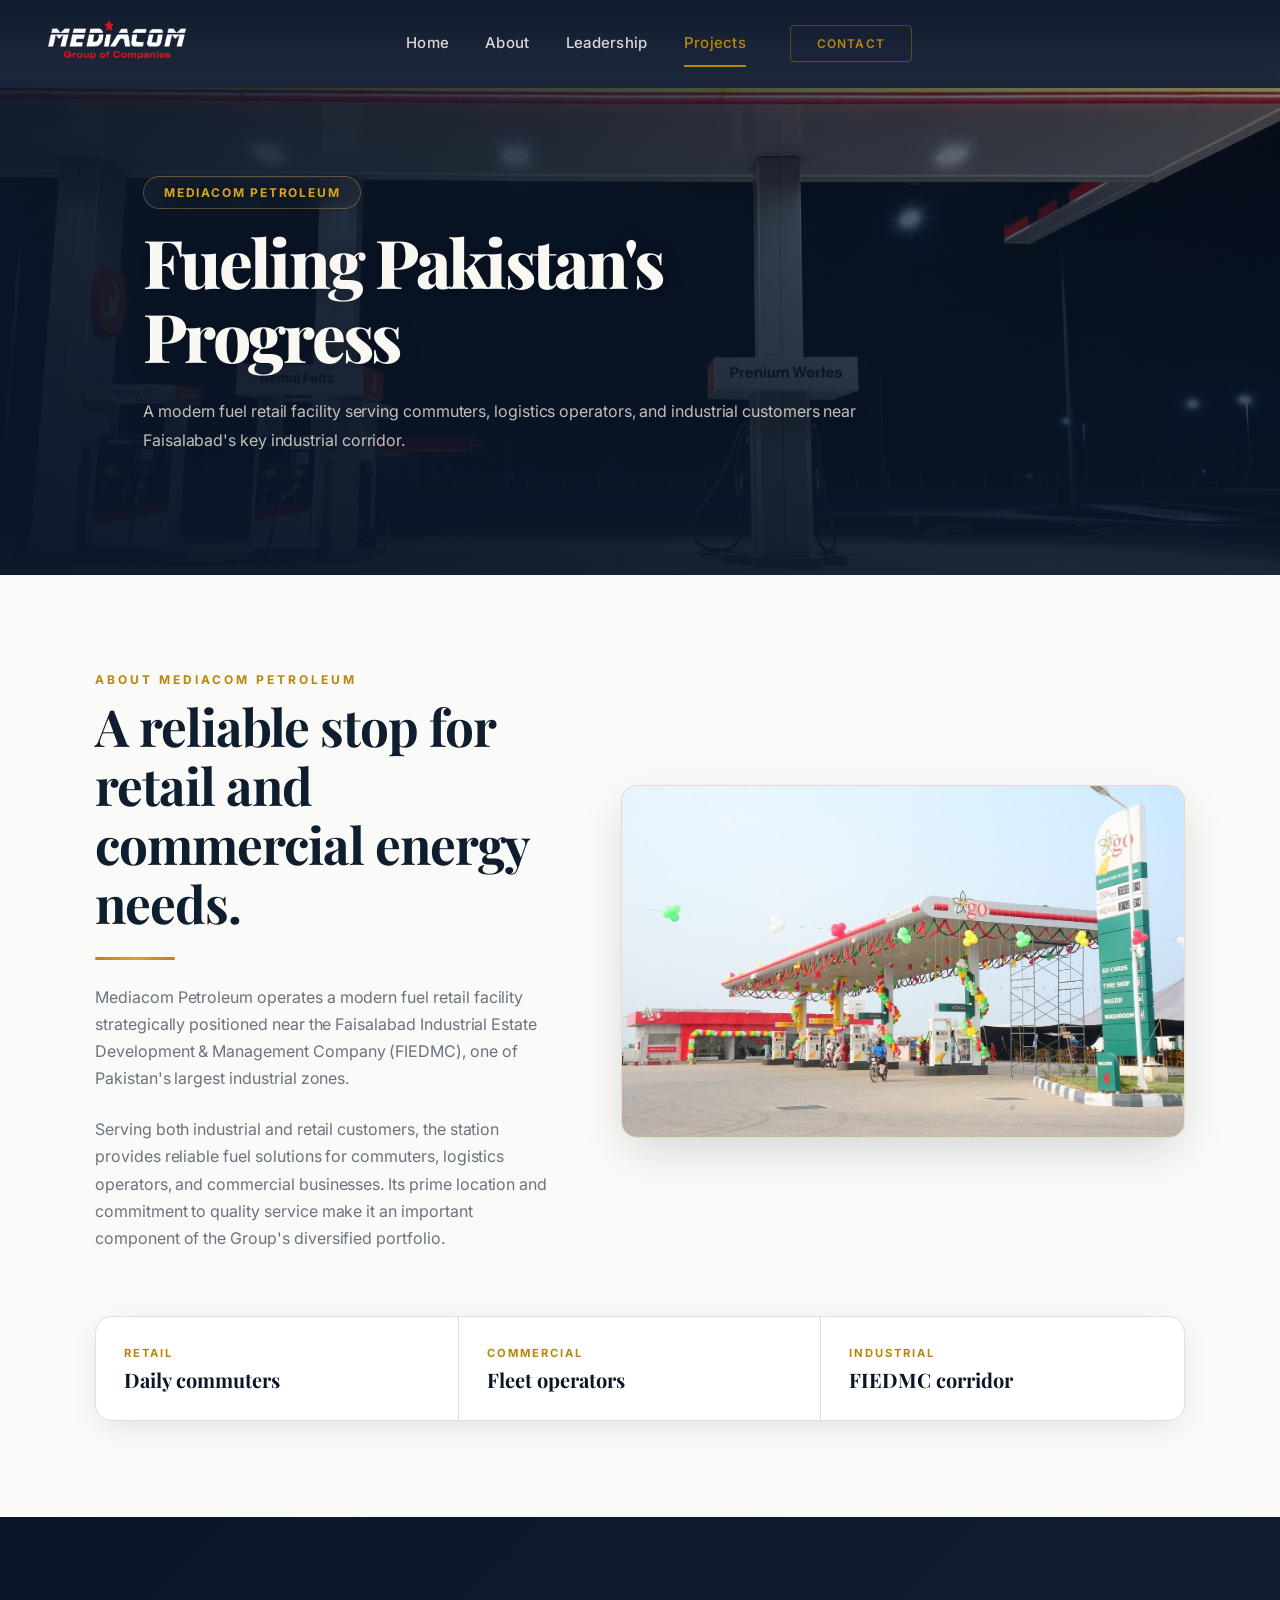
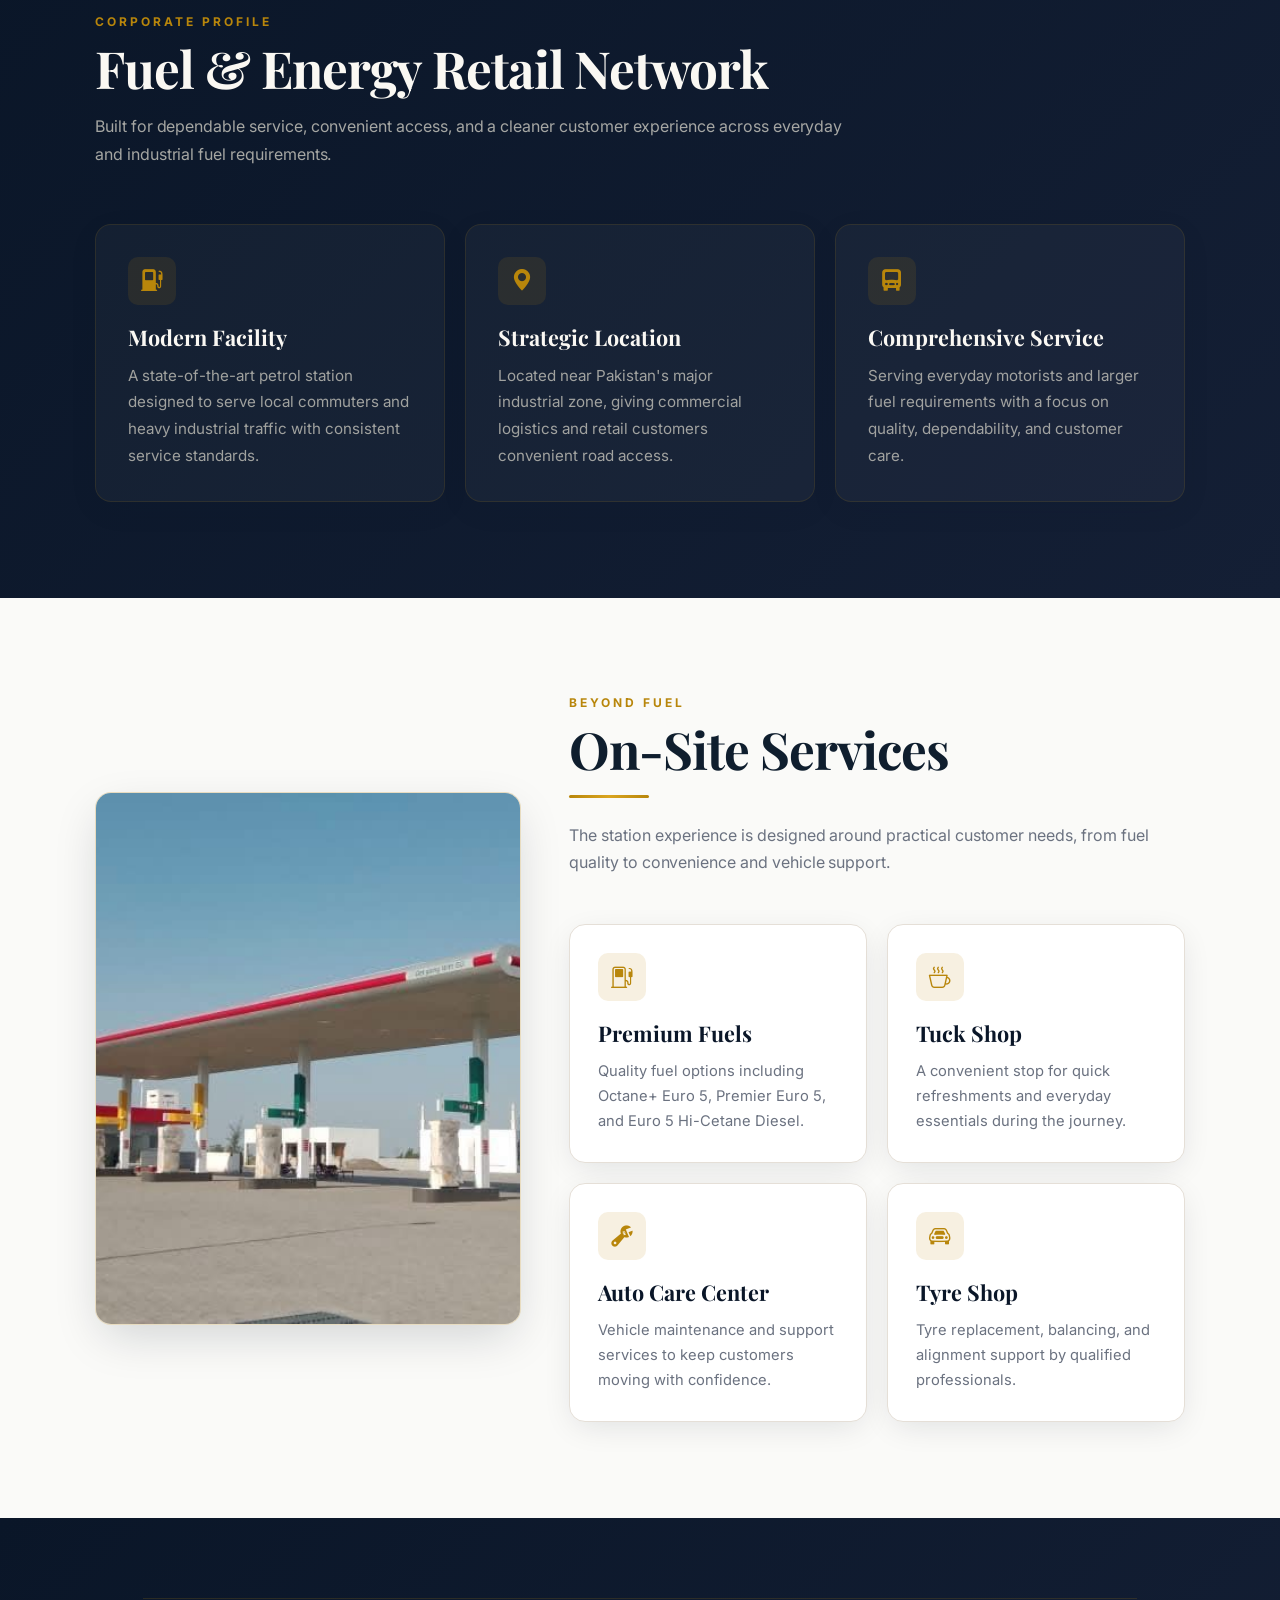
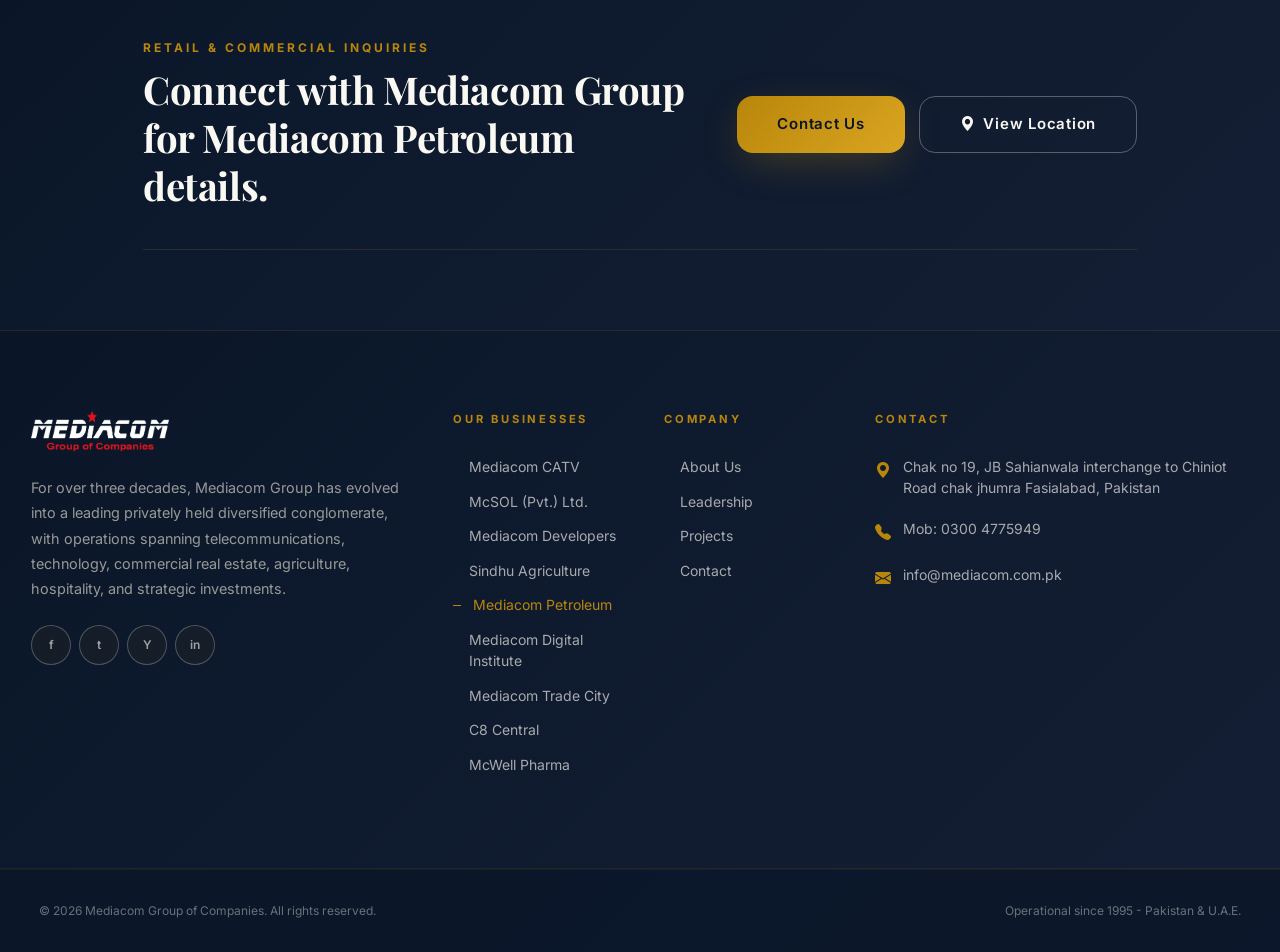
<file: petroleum.html>
<!DOCTYPE html>
<html lang="en">

<head>
  <meta charset="UTF-8" />
  <meta name="viewport" content="width=device-width, initial-scale=1.0" />
  <title>Mediacom Petroleum - Mediacom Group</title>
  <meta name="description"
    content="Mediacom Petroleum by Mediacom Group operates fuel and energy retail services near Faisalabad's industrial zone." />
  <link rel="preconnect" href="https://fonts.googleapis.com" />
  <link href="https://cdn.jsdelivr.net/npm/bootstrap@5.3.3/dist/css/bootstrap.min.css" rel="stylesheet" />
  <link href="https://cdn.jsdelivr.net/npm/bootstrap-icons@1.11.3/font/bootstrap-icons.css" rel="stylesheet" />
  <link href="css/style.css?v=2.0" rel="stylesheet" />
</head>

<body>

  <!-- NAVBAR -->
  <nav class="navbar navbar-mc navbar-expand-lg">
    <div class="container px-4 px-lg-5 d-flex align-items-center justify-content-between h-100 w-100">
      <a class="d-flex align-items-center gap-2 text-decoration-none" href="index.html">
        <img src="assets/logo-navbar-clean.png" alt="Mediacom Group" class="brand-logo" />
      </a>
      <div class="d-none d-lg-flex align-items-center" style="gap: 2.25rem;">
        <a class="nav-link-mc" href="index.html">Home</a>
        <a class="nav-link-mc" href="about.html">About</a>
        <a class="nav-link-mc" href="leadership.html">Leadership</a>
        <a class="nav-link-mc" href="projects.html">Projects</a>
        <a class="btn-nav-premium" href="contact.html">Contact</a>
      </div>
      <div class="d-flex align-items-center justify-content-end" style="width: 100px;">
        <button class="navbar-toggler d-lg-none" type="button" data-bs-toggle="collapse" data-bs-target="#mobileMenu">
          <span class="navbar-toggler-icon"></span>
        </button>
      </div>
      <div class="collapse d-lg-none w-100" id="mobileMenu"
        style="position:absolute; top:80px; left:0; right:0; background:var(--navy); border-top:1px solid rgba(196,157,77,0.1); padding:1.5rem;">
        <a class="footer-link d-block mb-3" href="index.html">Home</a>
        <a class="footer-link d-block mb-3" href="about.html">About</a>
        <a class="footer-link d-block mb-3" href="leadership.html">Leadership</a>
        <a class="footer-link d-block mb-3" href="projects.html">Projects</a>
        <a class="footer-link d-block mb-4" href="contact.html">Contact</a>
      </div>
    </div>
  </nav>

  <!-- PAGE HERO -->
  <section class="page-hero petroleum-hero">
    <img class="hero-bg" src="assets/petroleum-hero.jpg" alt="Mediacom Petroleum fuel station" />
    <div class="hero-overlay"></div>
    <div class="hero-content section-padding w-100">
      <div class="container-wide">
        <div class="petroleum-hero-copy">
          <p class="section-label mb-3 animate-fade-up">Mediacom Petroleum</p>
          <h1 class="heading-xl text-cream mb-4 animate-fade-up">Fueling Pakistan's Progress</h1>
          <p class="body-lg mb-4 animate-fade-up">
            A modern fuel retail facility serving commuters, logistics operators, and industrial customers near
            Faisalabad's key industrial corridor.
          </p>
          <!-- <div class="petroleum-hero-pills animate-fade-up">
            <span><i class="bi bi-fuel-pump-fill"></i> Premium Fuels</span>
            <span><i class="bi bi-geo-alt-fill"></i> FIEDMC Access</span>
            <span><i class="bi bi-truck-front-fill"></i> Fleet Ready</span>
          </div> -->
        </div>
      </div>
    </div>
  </section>

  <!-- OVERVIEW -->
  <section class="petroleum-overview section-padding-lg">
    <div class="container-wide">
      <div class="petroleum-intro-grid">
        <div class="petroleum-intro-copy animate-fade-up">
          <p class="section-label mb-2">About Mediacom Petroleum</p>
          <h2 class="heading-lg mb-4">A reliable stop for retail and commercial energy needs.</h2>
          <div class="gold-divider-left mb-4"></div>
          <p class="body-md mb-4">
            Mediacom Petroleum operates a modern fuel retail facility strategically positioned near the Faisalabad
            Industrial Estate Development & Management Company (FIEDMC), one of Pakistan's largest industrial zones.
          </p>
          <p class="body-md mb-0">
            Serving both industrial and retail customers, the station provides reliable fuel solutions for commuters,
            logistics operators, and commercial businesses. Its prime location and commitment to quality service make it
            an important component of the Group's diversified portfolio.
          </p>
        </div>

        <div class="petroleum-visual animate-fade-up">
          <img src="assets/Mediacom%20Petroleum/img_343.jpeg" alt="Mediacom Petroleum station exterior"
            loading="lazy" />
        </div>
        <!-- <div class="petroleum-visual-note animate-fade-up">
          <div>
            <span>Strategic Location</span>
            <strong>Near FIEDMC</strong>
          </div>
          <a href="https://maps.app.goo.gl/LXKtcvgMVM5S9pmA9?g_st=ic" target="_blank" rel="noopener noreferrer" class="btn-gold">
            <i class="bi bi-geo-alt-fill me-1"></i> View on Map
          </a>
        </div> -->
      </div>

      <div class="petroleum-metrics animate-fade-up">
        <div>
          <span>Retail</span>
          <strong>Daily commuters</strong>
        </div>
        <div>
          <span>Commercial</span>
          <strong>Fleet operators</strong>
        </div>
        <div>
          <span>Industrial</span>
          <strong>FIEDMC corridor</strong>
        </div>
      </div>
    </div>
  </section>

  <!-- OPERATING STRENGTHS -->
  <section class="petroleum-strengths section-padding-lg">
    <div class="container-wide">
      <div class="petroleum-section-head animate-fade-up">
        <p class="section-label mb-2">Corporate Profile</p>
        <h2 class="heading-lg text-cream mb-3">Fuel &amp; Energy Retail Network</h2>
        <p class="body-md">
          Built for dependable service, convenient access, and a cleaner customer experience across everyday and
          industrial fuel requirements.
        </p>
      </div>

      <div class="petroleum-strength-grid">
        <article class="petroleum-strength-card animate-fade-up">
          <i class="bi bi-fuel-pump-fill"></i>
          <h3>Modern Facility</h3>
          <p>A state-of-the-art petrol station designed to serve local commuters and heavy industrial traffic with
            consistent service standards.</p>
        </article>
        <article class="petroleum-strength-card animate-fade-up">
          <i class="bi bi-geo-alt-fill"></i>
          <h3>Strategic Location</h3>
          <p>Located near Pakistan's major industrial zone, giving commercial logistics and retail customers convenient
            road access.</p>
        </article>
        <article class="petroleum-strength-card animate-fade-up">
          <i class="bi bi-truck-front-fill"></i>
          <h3>Comprehensive Service</h3>
          <p>Serving everyday motorists and larger fuel requirements with a focus on quality, dependability, and
            customer care.</p>
        </article>
      </div>
    </div>
  </section>

  <!-- SERVICES -->
  <section class="petroleum-services section-padding-lg">
    <div class="container-wide">
      <div class="row align-items-center g-5">
        <div class="col-lg-5 animate-fade-up">
          <div class="petroleum-service-image">
            <img src="assets/Mediacom%20Petroleum/IMG_5207.jpeg" alt="Mediacom Petroleum service area" loading="lazy" />
          </div>
        </div>

        <div class="col-lg-7">
          <div class="petroleum-services-copy animate-fade-up">
            <p class="section-label mb-2">Beyond Fuel</p>
            <h2 class="heading-lg mb-3">On-Site Services</h2>
            <div class="gold-divider-left mb-4"></div>
            <p class="body-md mb-5">
              The station experience is designed around practical customer needs, from fuel quality to convenience and
              vehicle support.
            </p>
          </div>

          <div class="petroleum-service-grid">
            <article class="petroleum-service-card animate-fade-up">
              <i class="bi bi-fuel-pump"></i>
              <h3>Premium Fuels</h3>
              <p>Quality fuel options including Octane+ Euro 5, Premier Euro 5, and Euro 5 Hi-Cetane Diesel.</p>
            </article>
            <article class="petroleum-service-card animate-fade-up">
              <i class="bi bi-cup-hot"></i>
              <h3>Tuck Shop</h3>
              <p>A convenient stop for quick refreshments and everyday essentials during the journey.</p>
            </article>
            <article class="petroleum-service-card animate-fade-up">
              <i class="bi bi-wrench-adjustable"></i>
              <h3>Auto Care Center</h3>
              <p>Vehicle maintenance and support services to keep customers moving with confidence.</p>
            </article>
            <article class="petroleum-service-card animate-fade-up">
              <i class="bi bi-car-front"></i>
              <h3>Tyre Shop</h3>
              <p>Tyre replacement, balancing, and alignment support by qualified professionals.</p>
            </article>
          </div>
        </div>
      </div>
    </div>
  </section>

  <!-- CTA -->
  <section class="petroleum-cta section-padding">
    <div class="container-wide">
      <div class="petroleum-cta-inner animate-fade-up">
        <div>
          <p class="section-label mb-2">Retail &amp; Commercial Inquiries</p>
          <h2 class="heading-md text-cream mb-0">Connect with Mediacom Group for Mediacom Petroleum details.</h2>
        </div>
        <div class="petroleum-cta-actions">
          <a href="contact.html" class="btn-gold">Contact Us</a>
          <a href="https://maps.app.goo.gl/LXKtcvgMVM5S9pmA9?g_st=ic" target="_blank" rel="noopener noreferrer"
            class="btn-outline-cream">
            <i class="bi bi-geo-alt-fill"></i> View Location
          </a>
        </div>
      </div>
    </div>
  </section>

  <!-- FOOTER -->
  <footer class="site-footer">
    <div class="footer-top section-padding">
      <div class="container-wide">
        <div class="row g-5">
          <div class="col-lg-4"><img src="assets/logo-navbar-clean.png" alt="Mediacom Group" class="brand-logo mb-3"
               />
            <p style="font-size:0.9rem; color:rgba(245,240,225,0.6); line-height:1.75; margin-bottom:1.5rem;">For over three decades, Mediacom Group has evolved into a leading privately held diversified conglomerate, with operations spanning telecommunications, technology, commercial real estate, agriculture, hospitality, and strategic investments.</p>
            <div class="d-flex gap-2"><a href="#" class="footer-social-btn">f</a><a href="#"
                class="footer-social-btn">t</a><a href="#" class="footer-social-btn">Y</a><a href="#"
                class="footer-social-btn">in</a></div>
          </div>
          <div class="col-sm-6 col-lg-2 footer-businesses">
            <div class="footer-heading">Our Businesses</div><a href="telecom.html" class="footer-link" data-business="telecom">Mediacom
              CATV</a><a href="mscol.html" class="footer-link" data-business="mscol">McSOL (Pvt.) Ltd.</a><a href="real-estate.html" class="footer-link" data-business="real-estate">Mediacom Developers</a><a href="agriculture.html"
              class="footer-link" data-business="agriculture">Sindhu Agriculture</a><a href="petroleum.html" class="footer-link" data-business="petroleum">Mediacom
              Petroleum</a><a href="digital-institute.html" class="footer-link" data-business="digital-institute">Mediacom Digital Institute</a>
            <a href="trade-city.html" class="footer-link" data-business="trade-city">Mediacom Trade City</a>
            <a href="c8-central.html" class="footer-link" data-business="c8-central">C8 Central</a>
            <a href="mcwell-pharma.html" class="footer-link" data-business="mcwell-pharma">McWell Pharma</a>
          </div>
          <div class="col-sm-6 col-lg-2">
            <div class="footer-heading">Company</div><a href="about.html" class="footer-link">About Us</a><a
              href="leadership.html" class="footer-link">Leadership</a><a href="projects.html"
              class="footer-link">Projects</a><a href="contact.html" class="footer-link">Contact</a>
          </div>
          <div class="col-lg-4">
            <div class="footer-heading">Contact</div>
            <div class="footer-contact-item"><i class="bi bi-geo-alt-fill footer-contact-icon"></i><span
                id="footer-contact-address" class="footer-contact-text">Mediacom Trade City, Jaranwala Road, Faisalabad, Pakistan</span></div>
            <div class="footer-contact-item"><i class="bi bi-telephone-fill footer-contact-icon"></i>
              <div>
                <div id="footer-contact-phone" class="footer-contact-text">Tel: +92-41-111 888 300</div>
                <div id="footer-contact-uan" class="footer-contact-text">UAN: +92 41 111 888 300</div>
              </div>
            </div>
            <div class="footer-contact-item"><i class="bi bi-envelope-fill footer-contact-icon"></i><span
                id="footer-contact-email" class="footer-contact-text">info@mediacom.com.pk</span></div>
          </div>
        </div>
      </div>
    </div>
    <div class="footer-bottom">
      <div class="container-wide d-flex flex-column flex-md-row align-items-center justify-content-between gap-3">
        <p class="footer-copy mb-0">&copy; <span id="yr"></span> Mediacom Group of Companies. All rights reserved.</p>
        <p class="footer-copy mb-0">Operational since 1995 - Pakistan &amp; U.A.E.</p>
      </div>
    </div>
  </footer>

  <button id="back-to-top" aria-label="Back to top"><i class="bi bi-chevron-up"></i></button>
  <script src="https://cdn.jsdelivr.net/npm/bootstrap@5.3.3/dist/js/bootstrap.bundle.min.js"></script>
  <script src="js/main.js?v=2.0"></script>
  <script>document.getElementById('yr').textContent = new Date().getFullYear();</script>
</body>

</html>
</file>
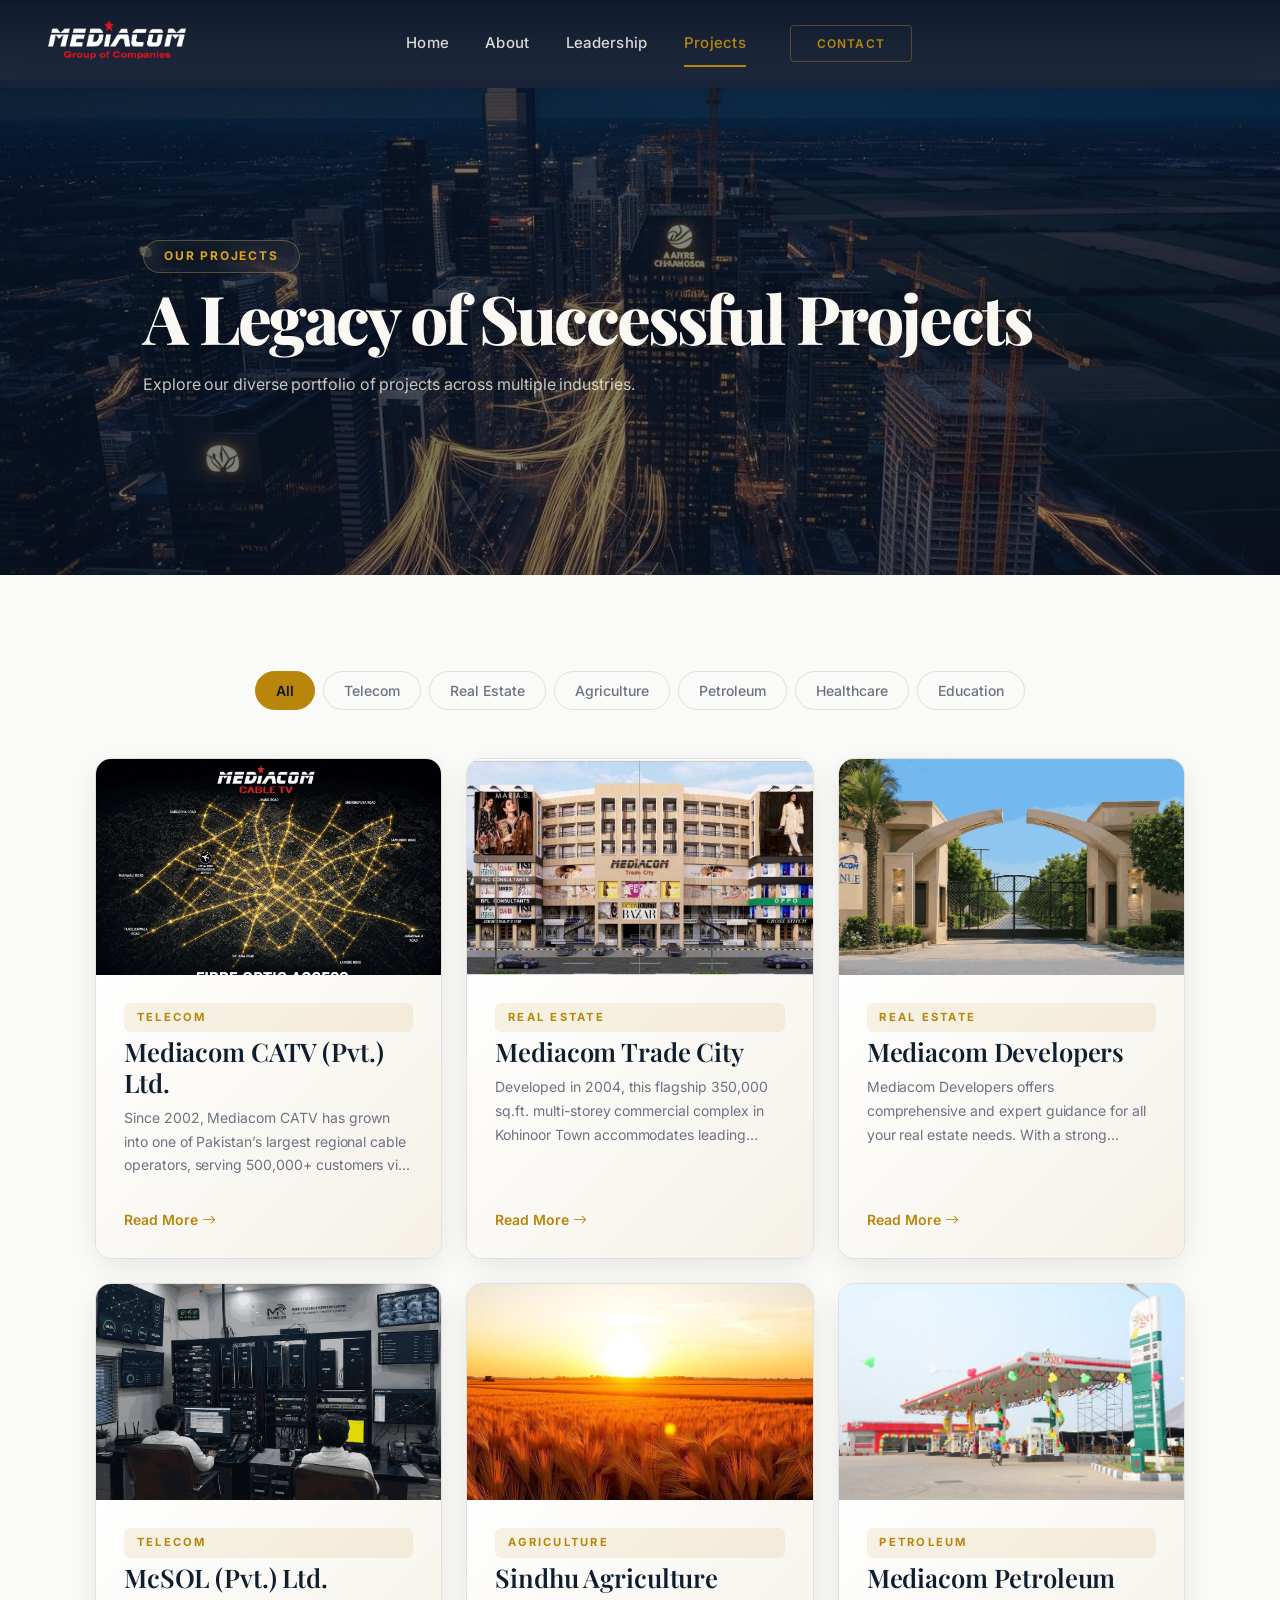
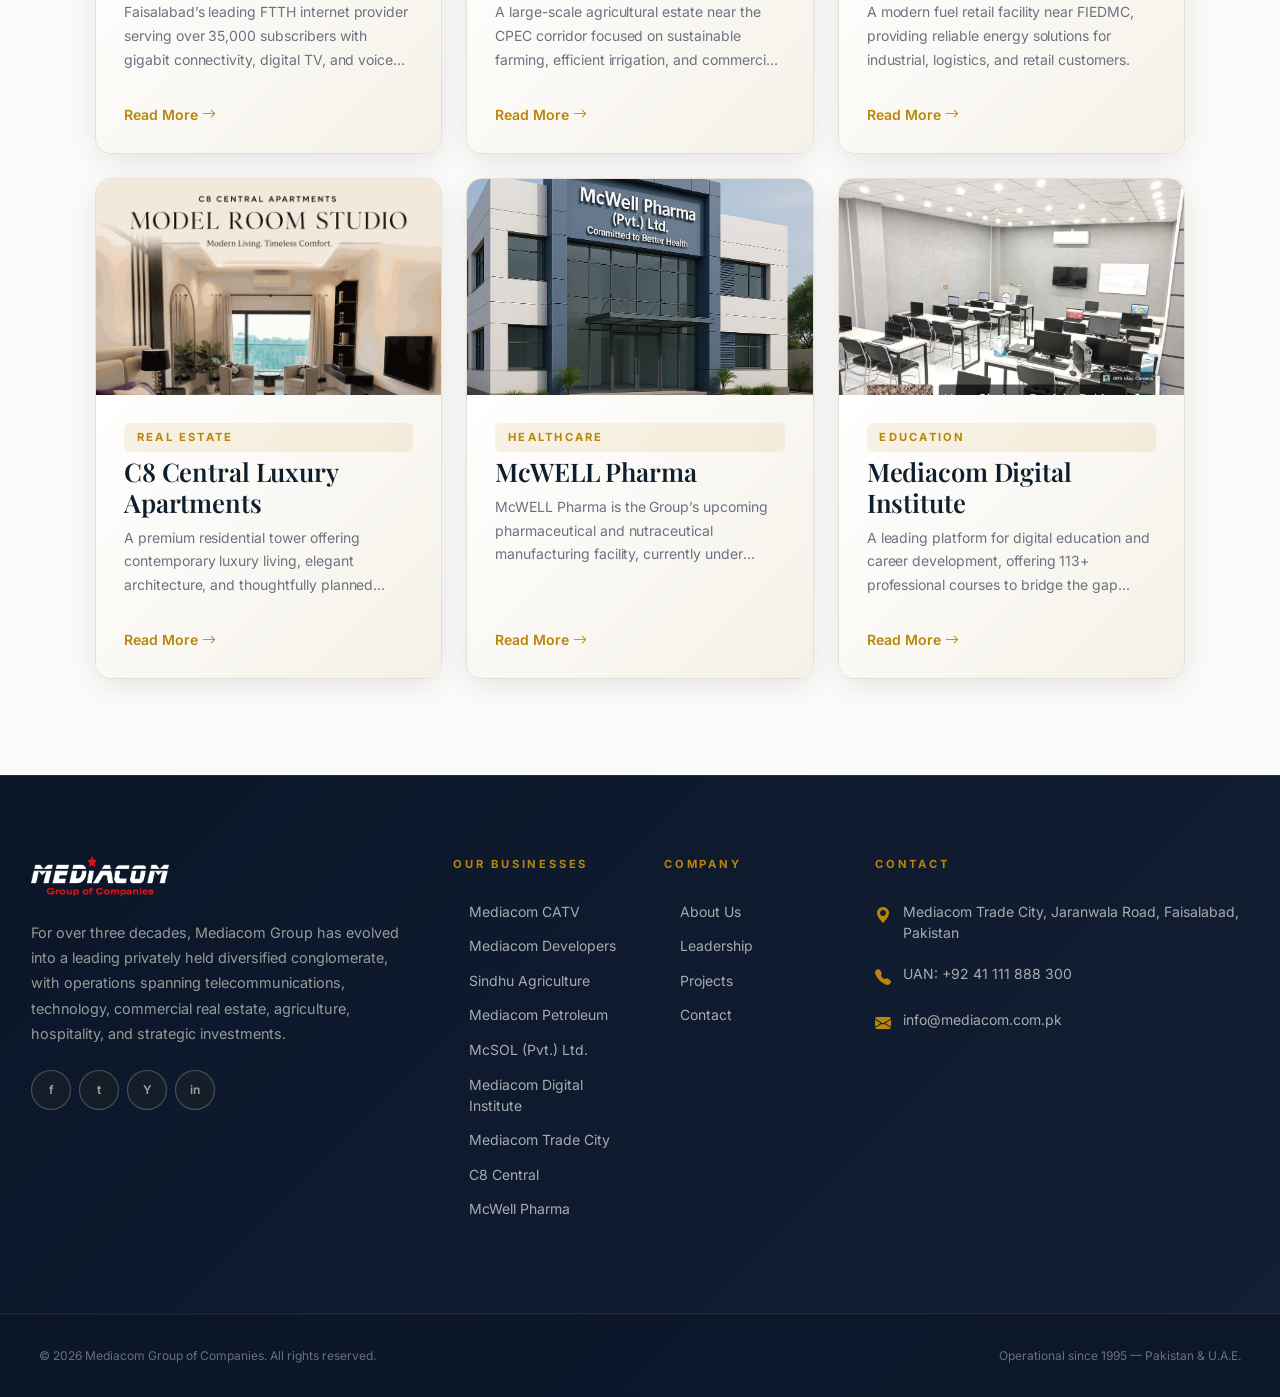
<file: projects.html>
<!DOCTYPE html>
<html lang="en">

<head>
  <meta charset="UTF-8" />
  <meta name="viewport" content="width=device-width, initial-scale=1.0" />
  <title>Projects – Mediacom Group</title>
  <meta name="description"
    content="Explore Mediacom Group projects across telecom, real estate, agriculture, petroleum, healthcare, and digital education." />
  <link rel="preconnect" href="https://fonts.googleapis.com" />
  <link href="https://cdn.jsdelivr.net/npm/bootstrap@5.3.3/dist/css/bootstrap.min.css" rel="stylesheet" />
  <link href="https://cdn.jsdelivr.net/npm/bootstrap-icons@1.11.3/font/bootstrap-icons.css" rel="stylesheet" />
  <link href="css/style.css?v=2.0" rel="stylesheet" />
</head>

<body>

  <!-- NAVBAR -->
  <nav class="navbar navbar-mc navbar-expand-lg">
    <div class="container px-4 px-lg-5 d-flex align-items-center justify-content-between h-100 w-100">
      <a class="d-flex align-items-center gap-2 text-decoration-none" href="index.html">
        <img src="assets/logo-navbar-clean.png" alt="Mediacom Group" class="brand-logo" />
      </a>
      <div class="d-none d-lg-flex align-items-center" style="gap: 2.25rem;">
        <a class="nav-link-mc" href="index.html">Home</a>
        <a class="nav-link-mc" href="about.html">About</a>
        <a class="nav-link-mc" href="leadership.html">Leadership</a>
        <a class="nav-link-mc" href="projects.html">Projects</a>
        <a class="btn-nav-premium" href="contact.html">Contact</a>
      </div>
      <div class="d-flex align-items-center justify-content-end" style="width: 100px;">
        <button class="navbar-toggler d-lg-none" type="button" data-bs-toggle="collapse" data-bs-target="#mobileMenu">
          <span class="navbar-toggler-icon"></span>
        </button>
      </div>
      <div class="collapse d-lg-none w-100" id="mobileMenu"
        style="position:absolute; top:80px; left:0; right:0; background:var(--navy); border-top:1px solid rgba(196,157,77,0.1); padding:1.5rem;">
        <a class="footer-link d-block mb-3" href="index.html">Home</a>
        <a class="footer-link d-block mb-3" href="about.html">About</a>
        <a class="footer-link d-block mb-3" href="leadership.html">Leadership</a>
        <a class="footer-link d-block mb-3" href="projects.html">Projects</a>
        <a class="footer-link d-block mb-4" href="contact.html">Contact</a>
      </div>
    </div>
  </nav>

  <!-- PAGE HERO -->
  <section class="page-hero">
    <img class="hero-bg" src="assets/hero-main.jpg" alt="Projects" />
    <div class="hero-overlay"></div>
    <div class="hero-content section-padding w-100">
      <div class="container-wide">
        <p class="section-label mb-2 animate-fade-up">Our Projects</p>
        <h1 class="heading-xl text-cream mb-3 animate-fade-up">A Legacy of Successful Projects</h1>
        <p class="body-lg animate-fade-up" style="color:rgba(245,240,225,0.8); max-width:36rem;">
          Explore our diverse portfolio of projects across multiple industries.
        </p>
      </div>
    </div>
  </section>

  <!-- PROJECTS GRID -->
  <section class="section-padding-lg" style="background:var(--bg);">
    <div class="container-wide">
      <!-- Filter Tabs -->
      <div class="d-flex flex-wrap gap-2 mb-5 justify-content-center">
        <button class="filter-btn active" data-filter="all">All</button>
        <button class="filter-btn" data-filter="Telecom">Telecom</button>
        <button class="filter-btn" data-filter="Real Estate">Real Estate</button>
        <button class="filter-btn" data-filter="Agriculture">Agriculture</button>
        <button class="filter-btn" data-filter="Petroleum">Petroleum</button>
        <button class="filter-btn" data-filter="Healthcare">Healthcare</button>
        <button class="filter-btn" data-filter="Education">Education</button>
      </div>

      <div class="row g-4" id="projects-grid">

        <!-- Mediacom CATV (Pvt.) Ltd. -->
        <div class="col-md-6 col-lg-4 animate-fade-up project-item" data-category="Telecom">
          <a href="telecom.html" class="glass-card project-card text-decoration-none">
            <div class="card-img-wrap">
              <img src="assets/mediacom CATV.jpeg" alt="Mediacom CATV (Pvt.) Ltd." loading="lazy"  style="width:100%; height:100%; object-fit:cover; object-position:top center;"/>
            </div>
            <div class="card-body-mc">
              <span class="card-cat">Telecom</span>
              <h3 class="heading-sm card-title-mc mt-1 mb-2">Mediacom CATV (Pvt.) Ltd.</h3>
              <p class="body-md line-clamp-3" style="font-size:0.875rem;">Since 2002, Mediacom CATV has grown into one
                of Pakistan’s largest regional cable operators, serving 500,000+ customers via G.652 fiber-optic
                network.</p>
              <div class="mt-auto pt-3 d-flex align-items-center gap-1 text-gold"
                style="font-size:0.875rem; font-weight:600;">
                Read More <i class="bi bi-arrow-right"></i>
              </div>
            </div>
          </a>
        </div>

        <!-- Mediacom Trade City -->
        <div class="col-md-6 col-lg-4 animate-fade-up project-item" data-category="Real Estate">
          <a href="trade-city.html" class="glass-card project-card text-decoration-none">
            <div class="card-img-wrap">
              <img src="assets/mediacom trade city.jpeg" alt="Mediacom Trade City" loading="lazy" style="width:100%; height:100%; object-fit:cover; object-position:top center;" />
            </div>
            <div class="card-body-mc">
              <span class="card-cat">Real Estate</span>
              <h3 class="heading-sm card-title-mc mt-1 mb-2">Mediacom Trade City</h3>
              <p class="body-md line-clamp-3" style="font-size:0.875rem;">Developed in 2004, this flagship 350,000
                sq.ft. multi-storey commercial complex in Kohinoor Town accommodates leading businesses and retail.</p>
              <div class="mt-auto pt-3 d-flex align-items-center gap-1 text-gold"
                style="font-size:0.875rem; font-weight:600;">
                Read More <i class="bi bi-arrow-right"></i>
              </div>
            </div>
          </a>
        </div>

        <!-- Mediacom Developers -->
        <div class="col-md-6 col-lg-4 animate-fade-up project-item" data-category="Real Estate">
          <a href="real-estate.html" class="glass-card project-card text-decoration-none">
            <div class="card-img-wrap">
              <img src="assets/mediacom evenue cover.png" alt="Mediacom Avenue" loading="lazy" />
            </div>
            <div class="card-body-mc">
              <span class="card-cat">Real Estate</span>
              <h3 class="heading-sm card-title-mc mt-1 mb-2">Mediacom Developers</h3>
              <p class="body-md line-clamp-3" style="font-size:0.875rem;">Mediacom Developers offers comprehensive and expert guidance for all your real estate needs. With a strong portfolio and years of experience, our experts are equipped to handle land development, architectural planning, and construction services to ensure your vision becomes reality.</p>
              <div class="mt-auto pt-3 d-flex align-items-center gap-1 text-gold"
                style="font-size:0.875rem; font-weight:600;">
                Read More <i class="bi bi-arrow-right"></i>
              </div>
            </div>
          </a>
        </div>

        <!-- McSOL (Pvt.) Ltd. -->
        <div class="col-md-6 col-lg-4 animate-fade-up project-item" data-category="Telecom">
          <a href="mscol.html" class="glass-card project-card text-decoration-none">
            <div class="card-img-wrap">
              <img src="assets/mcsol pvt/second.png" alt="McSOL (Pvt.) Ltd." loading="lazy" />
            </div>
            <div class="card-body-mc">
              <span class="card-cat">Telecom</span>
              <h3 class="heading-sm card-title-mc mt-1 mb-2">McSOL (Pvt.) Ltd.</h3>
              <p class="body-md line-clamp-3" style="font-size:0.875rem;">Faisalabad’s leading FTTH internet provider
                serving over 35,000 subscribers with gigabit connectivity, digital TV, and voice services.</p>
              <div class="mt-auto pt-3 d-flex align-items-center gap-1 text-gold"
                style="font-size:0.875rem; font-weight:600;">
                Read More <i class="bi bi-arrow-right"></i>
              </div>
            </div>
          </a>
        </div>

        <!-- Sindhu Agriculture & Livestock Farms -->
        <div class="col-md-6 col-lg-4 animate-fade-up project-item" data-category="Agriculture">
          <a href="agriculture.html" class="glass-card project-card text-decoration-none">
            <div class="card-img-wrap">
              <img src="assets/agriculture-hero.jpg" alt="Sindhu Agriculture &amp; Livestock Farms" loading="lazy" />
            </div>
            <div class="card-body-mc">
              <span class="card-cat">Agriculture</span>
              <h3 class="heading-sm card-title-mc mt-1 mb-2">Sindhu Agriculture</h3>
              <p class="body-md line-clamp-3" style="font-size:0.875rem;">A large-scale agricultural estate near the
                CPEC corridor focused on sustainable farming, efficient irrigation, and commercial crop production.</p>
              <div class="mt-auto pt-3 d-flex align-items-center gap-1 text-gold"
                style="font-size:0.875rem; font-weight:600;">
                Read More <i class="bi bi-arrow-right"></i>
              </div>
            </div>
          </a>
        </div>

        <!-- Mediacom Petroleum -->
        <div class="col-md-6 col-lg-4 animate-fade-up project-item" data-category="Petroleum">
          <a href="petroleum.html" class="glass-card project-card text-decoration-none">
            <div class="card-img-wrap">
              <img src="assets/Mediacom Petroleum/img_343.jpeg" alt="Mediacom Petroleum" loading="lazy" />
            </div>
            <div class="card-body-mc">
              <span class="card-cat">Petroleum</span>
              <h3 class="heading-sm card-title-mc mt-1 mb-2">Mediacom Petroleum</h3>
              <p class="body-md line-clamp-3" style="font-size:0.875rem;">A modern fuel retail facility near FIEDMC,
                providing reliable energy solutions for industrial, logistics, and retail customers.</p>
              <div class="mt-auto pt-3 d-flex align-items-center gap-1 text-gold"
                style="font-size:0.875rem; font-weight:600;">
                Read More <i class="bi bi-arrow-right"></i>
              </div>
            </div>
          </a>
        </div>

        <!-- C8 Central – Luxury Apartments -->
        <div class="col-md-6 col-lg-4 animate-fade-up project-item" data-category="Real Estate">
          <a href="c8-central.html" class="glass-card project-card text-decoration-none">
            <div class="card-img-wrap">
              <img src="assets/c8_central/new model cover.png" alt="C8 Central – Luxury Apartments" loading="lazy" style="width:100%; height:100%; object-fit:cover; object-position:top center;"/>
            </div>
            <div class="card-body-mc">
              <span class="card-cat">Real Estate</span>
              <h3 class="heading-sm card-title-mc mt-1 mb-2">C8 Central Luxury Apartments</h3>
              <p class="body-md line-clamp-3" style="font-size:0.875rem;">A premium residential tower offering
                contemporary luxury living, elegant architecture, and thoughtfully planned layouts in a prime location.
              </p>
              <div class="mt-auto pt-3 d-flex align-items-center gap-1 text-gold"
                style="font-size:0.875rem; font-weight:600;">
                Read More <i class="bi bi-arrow-right"></i>
              </div>
            </div>
          </a>
        </div>

        <!-- McWELL Pharma -->
        <div id="mcwell-pharma" class="col-md-6 col-lg-4 animate-fade-up project-item"
          data-category="Healthcare">
          <a href="mcwell-pharma.html" class="glass-card project-card text-decoration-none">
            <div class="card-img-wrap">
              <img src="assets/McWell Pharma/img 2.jpeg" alt="McWELL Pharma" loading="lazy" />
            </div>
            <div class="card-body-mc">
              <span class="card-cat">Healthcare</span>
              <h3 class="heading-sm card-title-mc mt-1 mb-2">McWELL Pharma</h3>
              <p class="body-md line-clamp-3" style="font-size:0.875rem;">McWELL Pharma is the Group’s upcoming pharmaceutical and nutraceutical manufacturing facility, currently under development on Sargodha Road Bypass near the Motorway Interchange and Faisalabad Small Industrial Estate.</p>
              <div class="mt-auto pt-3 d-flex align-items-center gap-1 text-gold"
                style="font-size:0.875rem; font-weight:600;">
                Read More <i class="bi bi-arrow-right"></i>
              </div>
            </div>
          </a>
        </div>

        <!-- Mediacom Digital Institute -->
        <div class="col-md-6 col-lg-4 animate-fade-up project-item" data-category="Education">
          <a href="digital-institute.html" class="glass-card project-card text-decoration-none">
            <div class="card-img-wrap">
              <img src="assets/Mediacom Digital Institute/third_cleaned.jpeg" alt="Mediacom Digital Institute"
                loading="lazy" />
            </div>
            <div class="card-body-mc">
              <span class="card-cat">Education</span>
              <h3 class="heading-sm card-title-mc mt-1 mb-2">Mediacom Digital Institute</h3>
              <p class="body-md line-clamp-3" style="font-size:0.875rem;">A leading platform for digital education and
                career development, offering 113+ professional courses to bridge the gap between education and
                employment.</p>
              <div class="mt-auto pt-3 d-flex align-items-center gap-1 text-gold"
                style="font-size:0.875rem; font-weight:600;">
                Read More <i class="bi bi-arrow-right"></i>
              </div>
            </div>
          </a>
        </div>

      </div>
    </div>
  </section>

  <!-- FOOTER -->
  <footer class="site-footer">
    <div class="footer-top section-padding">
      <div class="container-wide">
        <div class="row g-5">
          <div class="col-lg-4"><img src="assets/logo-navbar-clean.png" alt="Mediacom Group" class="brand-logo mb-3"
               />
            <p style="font-size:0.9rem; color:rgba(245,240,225,0.6); line-height:1.75; margin-bottom:1.5rem;">For over three decades, Mediacom Group has evolved into a leading privately held diversified conglomerate, with operations spanning telecommunications, technology, commercial real estate, agriculture, hospitality, and strategic investments.</p>
            <div class="d-flex gap-2"><a href="#" class="footer-social-btn">f</a><a href="#"
                class="footer-social-btn">t</a><a href="#" class="footer-social-btn">Y</a><a href="#"
                class="footer-social-btn">in</a></div>
          </div>
          <div class="col-sm-6 col-lg-2 footer-businesses">
            <div class="footer-heading">Our Businesses</div><a href="telecom.html" class="footer-link" data-business="telecom">Mediacom
              CATV</a><a href="real-estate.html" class="footer-link" data-business="real-estate">Mediacom Developers</a><a href="agriculture.html"
              class="footer-link" data-business="agriculture">Sindhu
              Agriculture</a><a href="petroleum.html" class="footer-link" data-business="petroleum">Mediacom Petroleum</a><a href="mscol.html" class="footer-link" data-business="mscol">McSOL (Pvt.) Ltd.</a><a
              href="digital-institute.html" class="footer-link" data-business="digital-institute">Mediacom Digital Institute</a>
            <a href="trade-city.html" class="footer-link" data-business="trade-city">Mediacom Trade City</a>
            <a href="c8-central.html" class="footer-link" data-business="c8-central">C8 Central</a>
            <a href="mcwell-pharma.html" class="footer-link" data-business="mcwell-pharma">McWell Pharma</a>
          </div>
          <div class="col-sm-6 col-lg-2">
            <div class="footer-heading">Company</div><a href="about.html" class="footer-link">About Us</a><a
              href="leadership.html" class="footer-link">Leadership</a><a href="projects.html"
              class="footer-link">Projects</a><a href="contact.html" class="footer-link">Contact</a>
          </div>
          <div class="col-lg-4">
            <div class="footer-heading">Contact</div>
            <div class="footer-contact-item"><i class="bi bi-geo-alt-fill footer-contact-icon"></i><span
                id="footer-contact-address" class="footer-contact-text">Mediacom Trade City, Jaranwala Road, Faisalabad, Pakistan</span></div>
            <div class="footer-contact-item"><i class="bi bi-telephone-fill footer-contact-icon"></i>
              <div>
                <div id="footer-contact-phone" class="footer-contact-text">Tel: +92-41-111 888 300</div>
                <div id="footer-contact-uan" class="footer-contact-text">UAN: +92 41 111 888 300</div>
              </div>
            </div>
            <div class="footer-contact-item"><i class="bi bi-envelope-fill footer-contact-icon"></i><span
                id="footer-contact-email" class="footer-contact-text">info@mediacom.com.pk</span></div>
          </div>
        </div>
      </div>
    </div>
    <div class="footer-bottom">
      <div class="container-wide d-flex flex-column flex-md-row align-items-center justify-content-between gap-3">
        <p class="footer-copy mb-0">&copy; <span id="yr"></span> Mediacom Group of Companies. All rights reserved.</p>
        <p class="footer-copy mb-0">Operational since 1995 — Pakistan &amp; U.A.E.</p>
      </div>
    </div>
  </footer>

  <button id="back-to-top" aria-label="Back to top"><i class="bi bi-chevron-up"></i></button>
  <script src="https://cdn.jsdelivr.net/npm/bootstrap@5.3.3/dist/js/bootstrap.bundle.min.js"></script>
  <script src="js/main.js?v=2.0"></script>
  <script>
    document.getElementById('yr').textContent = new Date().getFullYear();

    // Filter functionality
    const filterBtns = document.querySelectorAll('.filter-btn');
    const projectItems = document.querySelectorAll('.project-item');

    filterBtns.forEach(btn => {
      btn.addEventListener('click', () => {
        filterBtns.forEach(b => b.classList.remove('active'));
        btn.classList.add('active');
        const filter = btn.dataset.filter;
        projectItems.forEach(item => {
          if (filter === 'all' || item.dataset.category === filter) {
            item.style.display = '';
          } else {
            item.style.display = 'none';
          }
        });
      });
    });
  </script>

  <style>
    .filter-btn {
      padding: 0.5rem 1.25rem;
      border: 1px solid var(--border);
      border-radius: 2rem;
      background: transparent;
      color: var(--slate);
      font-family: var(--font-body);
      font-size: 0.875rem;
      font-weight: 500;
      cursor: pointer;
      transition: all 0.2s;
    }

    .filter-btn:hover,
    .filter-btn.active {
      background: var(--gold);
      border-color: var(--gold);
      color: var(--navy);
      font-weight: 600;
    }
  </style>
</body>

</html>
</file>
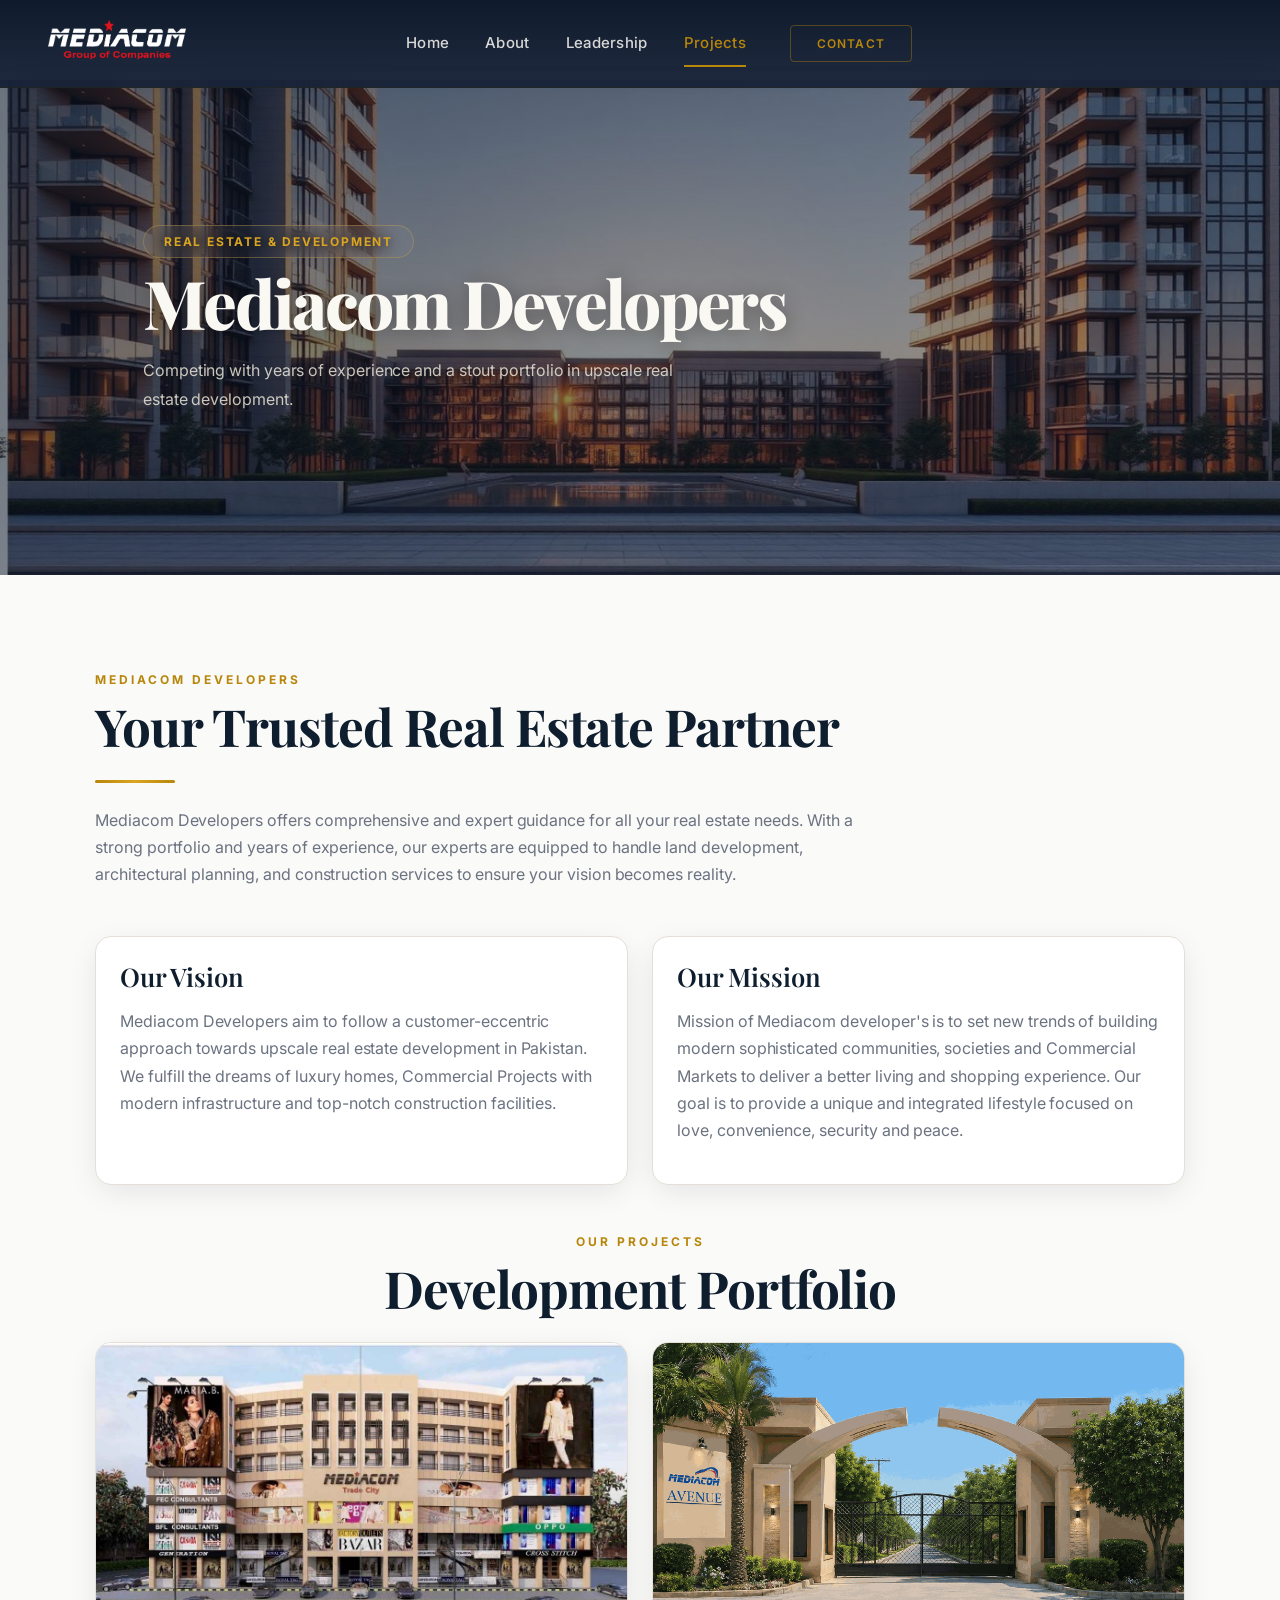
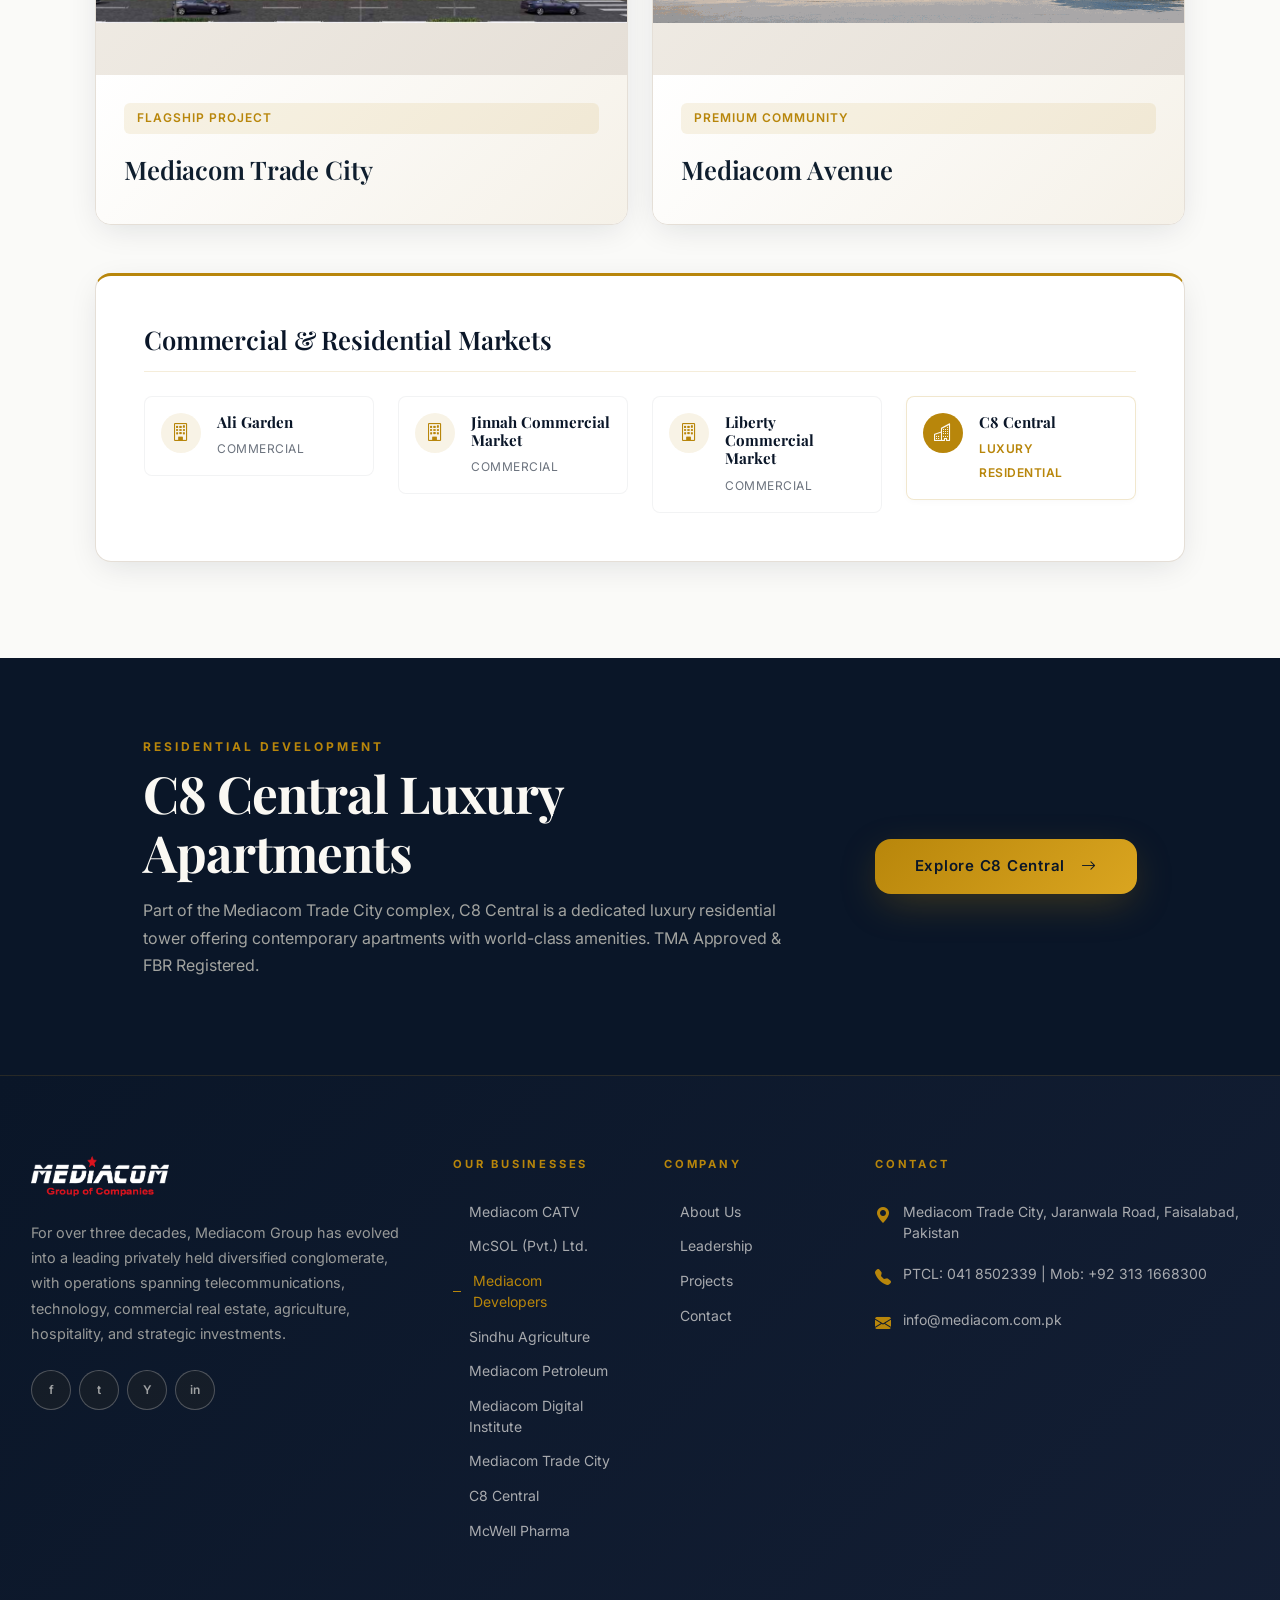
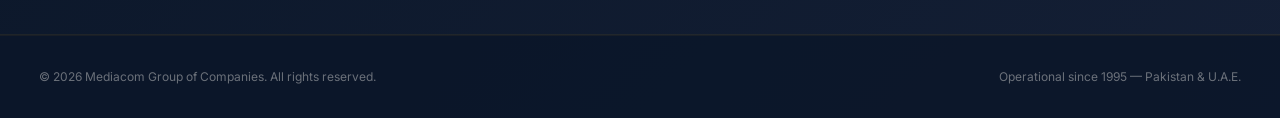
<file: real-estate.html>
<!DOCTYPE html>
<html lang="en">

<head>
  <meta charset="UTF-8" />
  <meta name="viewport" content="width=device-width, initial-scale=1.0" />
  <title>Real Estate & Development – Mediacom Group</title>
  <meta name="description"
    content="Mediacom Developers delivers real estate, construction, commercial markets, Mediacom Trade City, and C8 Central luxury apartments." />
  <link rel="preconnect" href="https://fonts.googleapis.com" />
  <link href="https://cdn.jsdelivr.net/npm/bootstrap@5.3.3/dist/css/bootstrap.min.css" rel="stylesheet" />
  <link href="https://cdn.jsdelivr.net/npm/bootstrap-icons@1.11.3/font/bootstrap-icons.css" rel="stylesheet" />
  <link href="css/style.css?v=2.0" rel="stylesheet" />
</head>

<body>

  <!-- NAVBAR -->
  <nav class="navbar navbar-mc navbar-expand-lg">
    <div class="container px-4 px-lg-5 d-flex align-items-center justify-content-between h-100 w-100">
      <a class="d-flex align-items-center gap-2 text-decoration-none" href="index.html">
        <img src="assets/logo-navbar-clean.png" alt="Mediacom Group" class="brand-logo" />
      </a>
      <div class="d-none d-lg-flex align-items-center" style="gap: 2.25rem;">
        <a class="nav-link-mc" href="index.html">Home</a>
        <a class="nav-link-mc" href="about.html">About</a>
        <a class="nav-link-mc" href="leadership.html">Leadership</a>
        <a class="nav-link-mc" href="projects.html">Projects</a>
        <a class="btn-nav-premium" href="contact.html">Contact</a>
      </div>
      <div class="d-flex align-items-center justify-content-end" style="width: 100px;">
        <button class="navbar-toggler d-lg-none" type="button" data-bs-toggle="collapse" data-bs-target="#mobileMenu">
          <span class="navbar-toggler-icon"></span>
        </button>
      </div>
      <div class="collapse d-lg-none w-100" id="mobileMenu"
        style="position:absolute; top:80px; left:0; right:0; background:var(--navy); border-top:1px solid rgba(196,157,77,0.1); padding:1.5rem;">
        <a class="footer-link d-block mb-3" href="index.html">Home</a>
        <a class="footer-link d-block mb-3" href="about.html">About</a> <a
          class="footer-link d-block mb-3" href="leadership.html">Leadership</a>
        <a class="footer-link d-block mb-3" href="projects.html">Projects</a>
        <a class="footer-link d-block mb-4" href="contact.html">Contact</a>
      </div>
    </div>
  </nav>

  <!-- PAGE HERO -->
  <section class="page-hero">
    <img class="hero-bg" src="assets/realestate-hero.jpg" alt="Real Estate" />
    <div class="hero-overlay"></div>
    <div class="hero-content section-padding w-100">
      <div class="container-wide">
        <p class="section-label mb-2 animate-fade-up">Real Estate &amp; Development</p>
        <h1 class="heading-xl text-cream mb-3 animate-fade-up">Mediacom Developers</h1>
        <p class="body-lg animate-fade-up" style="color:rgba(245,240,225,0.8); max-width:36rem;">
          Competing with years of experience and a stout portfolio in upscale real estate development.
        </p>
      </div>
    </div>
  </section>

  <!-- DEVELOPERS OVERVIEW -->
  <section class="section-padding-lg" style="background:var(--bg);">
    <div class="container-wide">
      <div class="mb-5 animate-fade-up" style="max-width:48rem;">
        <p class="section-label mb-2">Mediacom Developers</p>
        <h2 class="heading-lg mb-4">Your Trusted Real Estate Partner</h2>
        <div class="gold-divider-left mb-4"></div>
        <p class="body-md">
          Mediacom Developers offers comprehensive and expert guidance for all your real estate needs. With a strong
          portfolio and years of experience, our experts are equipped to handle land development, architectural
          planning, and construction services to ensure your vision becomes reality.
        </p>
      </div>

      <!-- Vision & Mission -->
      <div class="row g-4 mb-5">
        <div class="col-md-6 animate-fade-up">
          <div class="glass-card p-4 h-100">
            <h3 class="heading-sm mb-3">Our Vision</h3>
            <p class="body-md">
              Mediacom Developers aim to follow a customer-eccentric approach towards upscale real estate development in
              Pakistan. We fulfill the dreams of luxury homes, Commercial Projects with modern infrastructure and
              top-notch construction facilities.
            </p>
          </div>
        </div>
        <div class="col-md-6 animate-fade-up">
          <div class="glass-card p-4 h-100">
            <h3 class="heading-sm mb-3">Our Mission</h3>
            <p class="body-md">
              Mission of Mediacom developer's is to set new trends of building modern sophisticated communities,
              societies and Commercial Markets to deliver a better living and shopping experience. Our goal is to
              provide a unique and integrated lifestyle focused on love, convenience, security and peace.
            </p>
          </div>
        </div>
      </div>


      <!-- Portfolio -->
      <div class="text-center mb-4">
        <p class="section-label mb-2">Our Projects</p>
        <h2 class="heading-lg">Development Portfolio</h2>
      </div>
      <!-- Featured Projects -->
      <div class="row g-4 mb-5">
        <div class="col-md-6 animate-fade-up">
          <a href="trade-city.html" class="glass-card project-card text-decoration-none h-100 d-block">
            <div class="card-img-wrap">
              <img src="assets/mediacom trade city.jpeg" alt="Mediacom Trade City" loading="lazy" style="width:100%; height:280px; object-fit:cover; object-position:center top;" />
            </div>
            <div class="card-body-mc">
              <span class="card-cat mb-1 d-block" style="color:var(--gold); font-size:0.75rem; text-transform:uppercase; letter-spacing:1px; font-weight:600;">Flagship Project</span>
              <h4 class="heading-sm card-title-mc">Mediacom Trade City</h4>
            </div>
          </a>
        </div>
        <div id="mediacom-avenue" class="col-md-6 animate-fade-up" style="animation-delay: 0.1s;">
          <div class="glass-card project-card h-100 d-block">
            <div class="card-img-wrap">
              <img src="assets/mediacom evenue cover.png" alt="Mediacom Avenue" loading="lazy" style="width:100%; height:280px; object-fit:cover; object-position:center;" />
            </div>
            <div class="card-body-mc">
              <span class="card-cat mb-1 d-block" style="color:var(--gold); font-size:0.75rem; text-transform:uppercase; letter-spacing:1px; font-weight:600;">Premium Community</span>
              <h4 class="heading-sm card-title-mc">Mediacom Avenue</h4>
            </div>
          </div>
        </div>
      </div>

      <!-- Other Developments List -->
      <div class="row g-4 animate-fade-up" style="animation-delay: 0.2s;">
        <div class="col-12">
          <div class="glass-card p-4 p-md-5 rounded-4" style="border-top: 3px solid var(--gold);">
            <div class="d-flex align-items-center mb-4 pb-3" style="border-bottom: 1px solid rgba(184,134,11,0.15);">
              <h3 class="heading-sm text-navy mb-0">Commercial & Residential Markets</h3>
            </div>
            
            <div class="row g-4">
              <!-- Ali Garden -->
              <div class="col-md-6 col-lg-3">
                <div class="d-flex align-items-start gap-3 p-3 rounded-3" style="background: rgba(255,255,255,0.5); border: 1px solid rgba(10,22,40,0.05); transition: var(--transition);">
                  <div style="width:40px; height:40px; border-radius:50%; background:rgba(184,134,11,0.1); display:flex; align-items:center; justify-content:center; flex-shrink:0;">
                    <i class="bi bi-building text-gold" style="font-size: 1.1rem;"></i>
                  </div>
                  <div>
                    <h4 class="heading-xs text-navy mb-1" style="font-size: 0.95rem; font-weight: 700;">Ali Garden</h4>
                    <span style="font-size: 0.75rem; color: rgba(10,22,40,0.6); text-transform: uppercase; letter-spacing: 0.5px;">Commercial</span>
                  </div>
                </div>
              </div>
              
              <!-- Jinnah Commercial Market -->
              <div class="col-md-6 col-lg-3">
                <div class="d-flex align-items-start gap-3 p-3 rounded-3" style="background: rgba(255,255,255,0.5); border: 1px solid rgba(10,22,40,0.05); transition: var(--transition);">
                  <div style="width:40px; height:40px; border-radius:50%; background:rgba(184,134,11,0.1); display:flex; align-items:center; justify-content:center; flex-shrink:0;">
                    <i class="bi bi-building text-gold" style="font-size: 1.1rem;"></i>
                  </div>
                  <div>
                    <h4 class="heading-xs text-navy mb-1" style="font-size: 0.95rem; font-weight: 700;">Jinnah Commercial Market</h4>
                    <span style="font-size: 0.75rem; color: rgba(10,22,40,0.6); text-transform: uppercase; letter-spacing: 0.5px;">Commercial</span>
                  </div>
                </div>
              </div>
              
              <!-- Liberty Commercial Market -->
              <div class="col-md-6 col-lg-3">
                <div class="d-flex align-items-start gap-3 p-3 rounded-3" style="background: rgba(255,255,255,0.5); border: 1px solid rgba(10,22,40,0.05); transition: var(--transition);">
                  <div style="width:40px; height:40px; border-radius:50%; background:rgba(184,134,11,0.1); display:flex; align-items:center; justify-content:center; flex-shrink:0;">
                    <i class="bi bi-building text-gold" style="font-size: 1.1rem;"></i>
                  </div>
                  <div>
                    <h4 class="heading-xs text-navy mb-1" style="font-size: 0.95rem; font-weight: 700;">Liberty Commercial Market</h4>
                    <span style="font-size: 0.75rem; color: rgba(10,22,40,0.6); text-transform: uppercase; letter-spacing: 0.5px;">Commercial</span>
                  </div>
                </div>
              </div>
              
              <!-- C8 Central -->
              <div class="col-md-6 col-lg-3">
                <a href="c8-central.html" class="d-flex align-items-start gap-3 p-3 rounded-3 text-decoration-none" style="background: rgba(255,255,255,0.8); border: 1px solid rgba(184,134,11,0.2); box-shadow: var(--shadow-sm); transition: var(--transition);">
                  <div style="width:40px; height:40px; border-radius:50%; background:var(--gold); display:flex; align-items:center; justify-content:center; flex-shrink:0;">
                    <i class="bi bi-buildings text-cream" style="font-size: 1.1rem;"></i>
                  </div>
                  <div>
                    <h4 class="heading-xs text-navy mb-1" style="font-size: 0.95rem; font-weight: 700;">C8 Central</h4>
                    <span style="font-size: 0.75rem; color: var(--gold); text-transform: uppercase; letter-spacing: 0.5px; font-weight: 600;">Luxury Residential</span>
                  </div>
                </a>
              </div>
            </div>
          </div>
        </div>
      </div>
    </div>
  </section>


  <!-- C8 CENTRAL CTA -->
  <section class="section-padding" style="background:var(--navy);">
    <div class="container-wide">
      <div class="row align-items-center g-4">
        <div class="col-lg-8 animate-fade-up">
          <p class="section-label mb-2">Residential Development</p>
          <h2 class="heading-lg text-cream mb-3">C8 Central Luxury Apartments</h2>
          <p class="body-md" style="color:rgba(245,240,225,0.65); max-width:44rem;">
            Part of the Mediacom Trade City complex, C8 Central is a dedicated luxury residential tower offering contemporary apartments with world-class amenities. TMA Approved &amp; FBR Registered.
          </p>
        </div>
        <div class="col-lg-4 text-lg-end animate-fade-up">
          <a href="c8-central.html" class="btn-gold" style="display:inline-flex;">
            Explore C8 Central <i class="bi bi-arrow-right ms-2"></i>
          </a>
        </div>
      </div>
    </div>
  </section>


  <!-- FOOTER -->
  <footer class="site-footer">
    <div class="footer-top section-padding">
      <div class="container-wide">
        <div class="row g-5">
          <div class="col-lg-4"><img src="assets/logo-navbar-clean.png" alt="Mediacom Group" class="brand-logo mb-3" />
            <p style="font-size:0.9rem; color:rgba(245,240,225,0.6); line-height:1.75; margin-bottom:1.5rem;">For over three decades, Mediacom Group has evolved into a leading privately held diversified conglomerate, with operations spanning telecommunications, technology, commercial real estate, agriculture, hospitality, and strategic investments.</p>
            <div class="d-flex gap-2"><a href="#" class="footer-social-btn">f</a><a href="#"
                class="footer-social-btn">t</a><a href="#" class="footer-social-btn">Y</a><a href="#"
                class="footer-social-btn">in</a></div>
          </div>
          <div class="col-sm-6 col-lg-2 footer-businesses">
            <div class="footer-heading">Our Businesses</div><a href="telecom.html" class="footer-link" data-business="telecom">Mediacom
              CATV</a><a href="mscol.html" class="footer-link" data-business="mscol">McSOL (Pvt.) Ltd.</a><a href="real-estate.html"
              class="footer-link" data-business="real-estate">Mediacom Developers</a><a href="agriculture.html" class="footer-link" data-business="agriculture">Sindhu
              Agriculture</a><a href="petroleum.html" class="footer-link" data-business="petroleum">Mediacom Petroleum</a><a
              href="digital-institute.html" class="footer-link" data-business="digital-institute">Mediacom Digital Institute</a>
            <a href="trade-city.html" class="footer-link" data-business="trade-city">Mediacom Trade City</a>
            <a href="c8-central.html" class="footer-link" data-business="c8-central">C8 Central</a>
            <a href="mcwell-pharma.html" class="footer-link" data-business="mcwell-pharma">McWell Pharma</a>
          </div>
          <div class="col-sm-6 col-lg-2">
            <div class="footer-heading">Company</div><a href="about.html" class="footer-link">About Us</a><a
              href="leadership.html" class="footer-link">Leadership</a><a href="projects.html"
              class="footer-link">Projects</a><a href="contact.html" class="footer-link">Contact</a>
          </div>
          <div class="col-lg-4">
            <div class="footer-heading">Contact</div>
            <div class="footer-contact-item"><i class="bi bi-geo-alt-fill footer-contact-icon"></i><span
                id="footer-contact-address" class="footer-contact-text">Mediacom Trade City, Jaranwala Road, Faisalabad, Pakistan</span></div>
            <div class="footer-contact-item"><i class="bi bi-telephone-fill footer-contact-icon"></i>
              <div>
                <div id="footer-contact-phone" class="footer-contact-text">Tel: +92-41-111 888 300</div>
                <div id="footer-contact-uan" class="footer-contact-text">UAN: +92 41 111 888 300</div>
              </div>
            </div>
            <div class="footer-contact-item"><i class="bi bi-envelope-fill footer-contact-icon"></i><span
                id="footer-contact-email" class="footer-contact-text">info@mediacom.com.pk</span></div>
          </div>
        </div>
      </div>
    </div>
    <div class="footer-bottom">
      <div class="container-wide d-flex flex-column flex-md-row align-items-center justify-content-between gap-3">
        <p class="footer-copy mb-0">&copy; <span id="yr"></span> Mediacom Group of Companies. All rights reserved.</p>
        <p class="footer-copy mb-0">Operational since 1995 — Pakistan &amp; U.A.E.</p>
      </div>
    </div>
  </footer>

  <button id="back-to-top" aria-label="Back to top"><i class="bi bi-chevron-up"></i></button>
  <script src="https://cdn.jsdelivr.net/npm/bootstrap@5.3.3/dist/js/bootstrap.bundle.min.js"></script>
  <script src="js/main.js?v=2.0"></script>
  <script>document.getElementById('yr').textContent = new Date().getFullYear();</script>
</body>

</html>
</file>
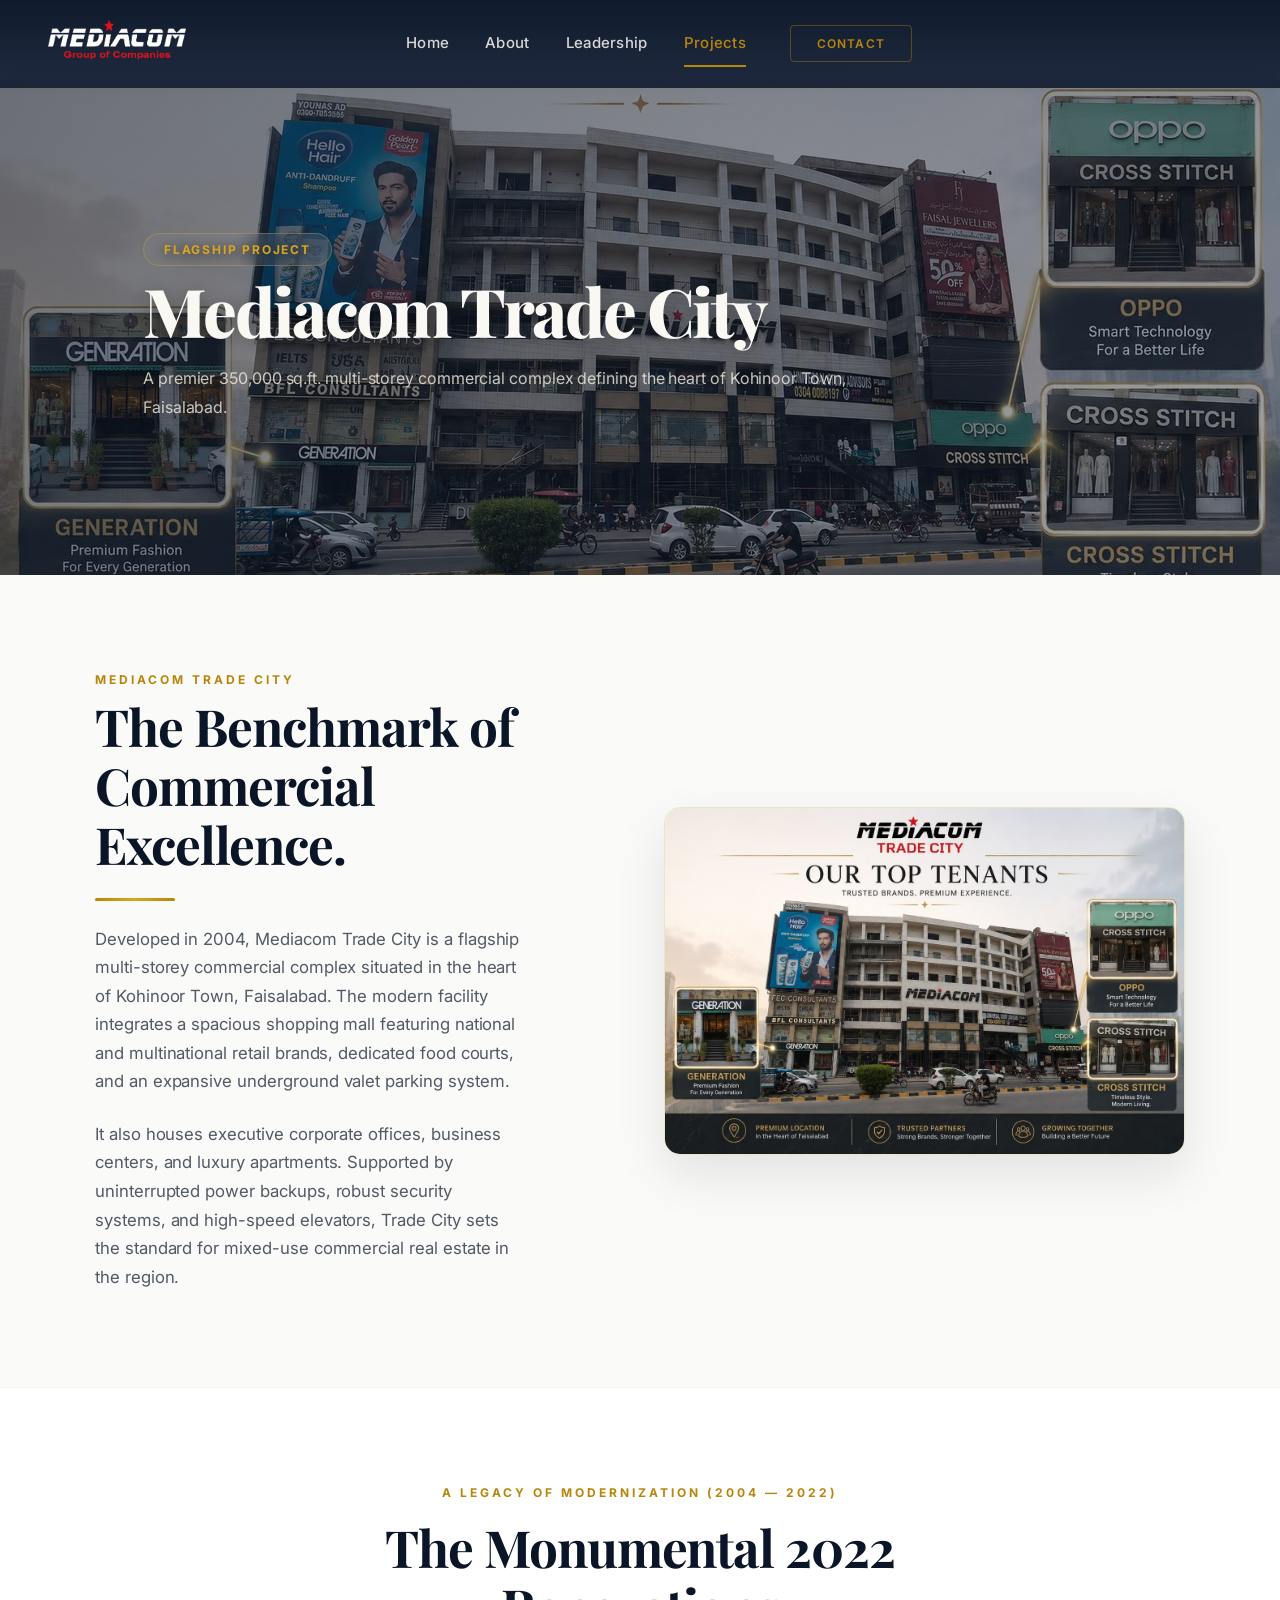
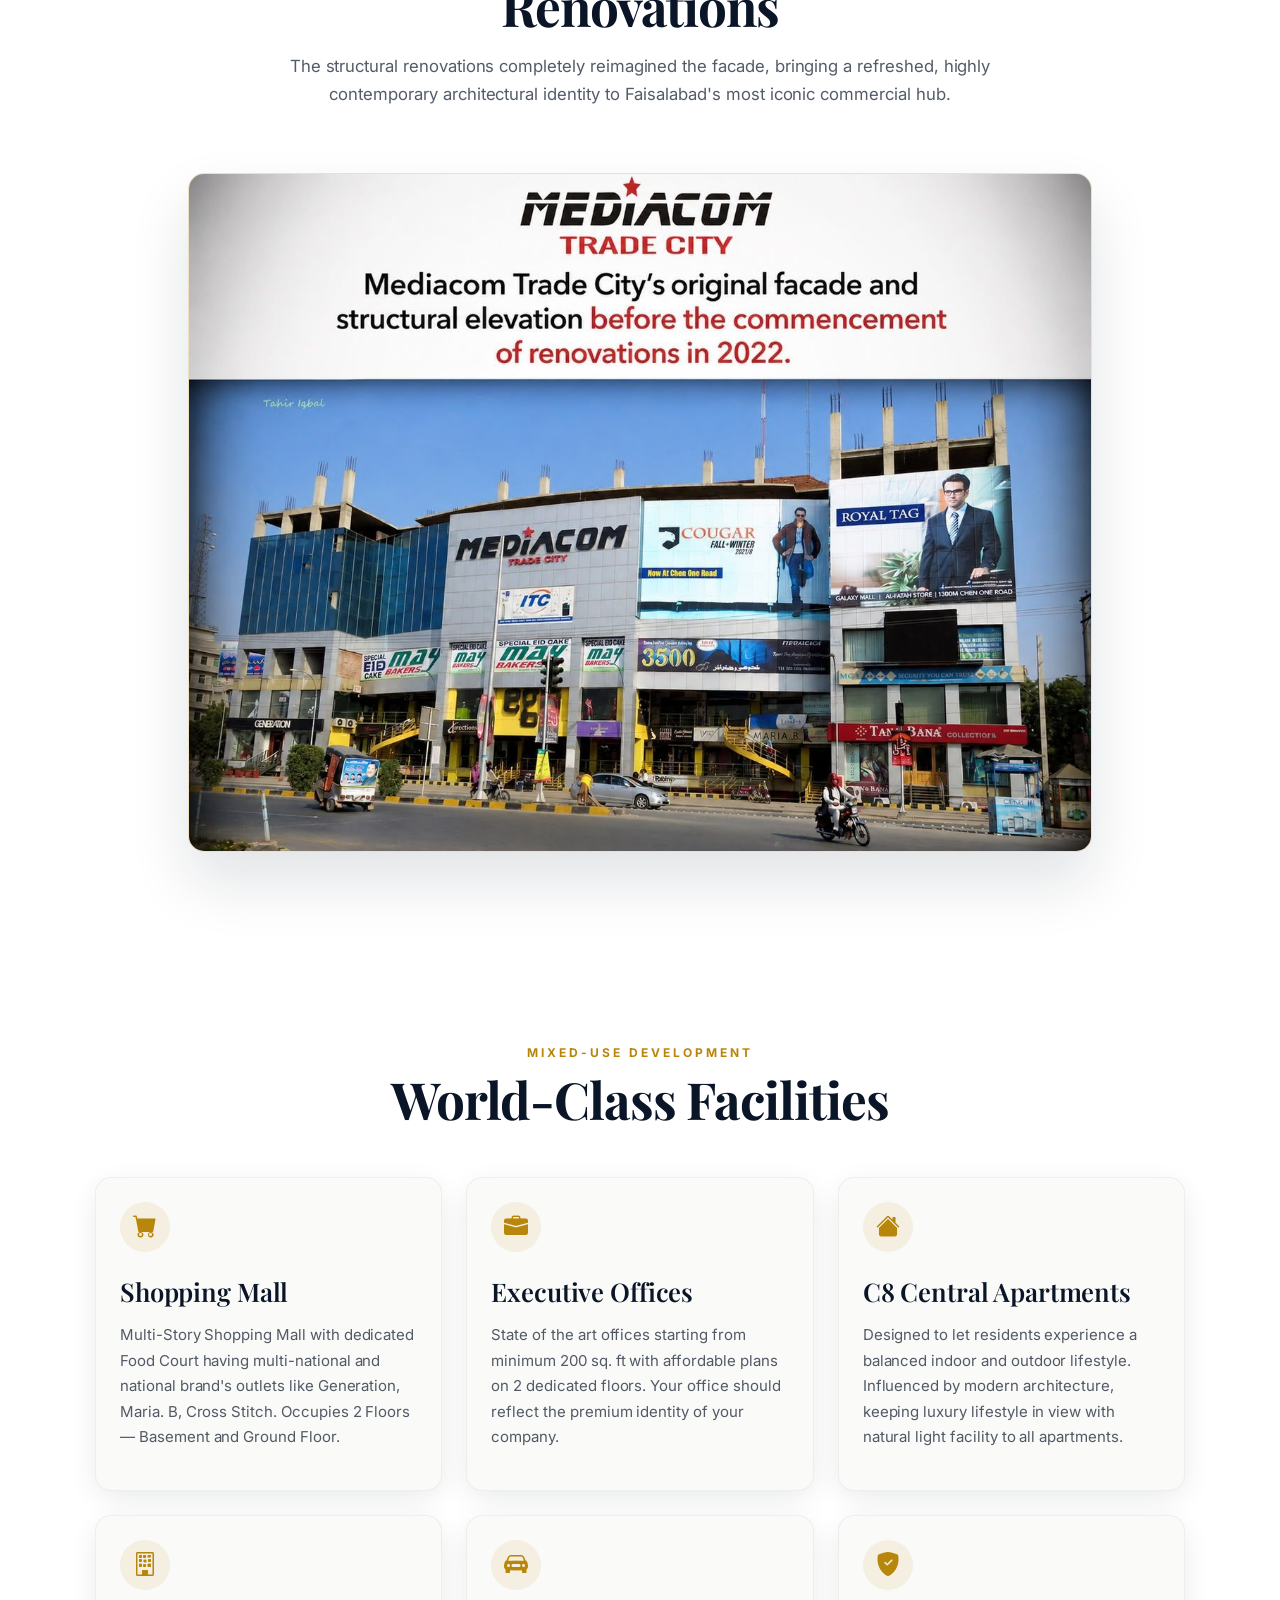
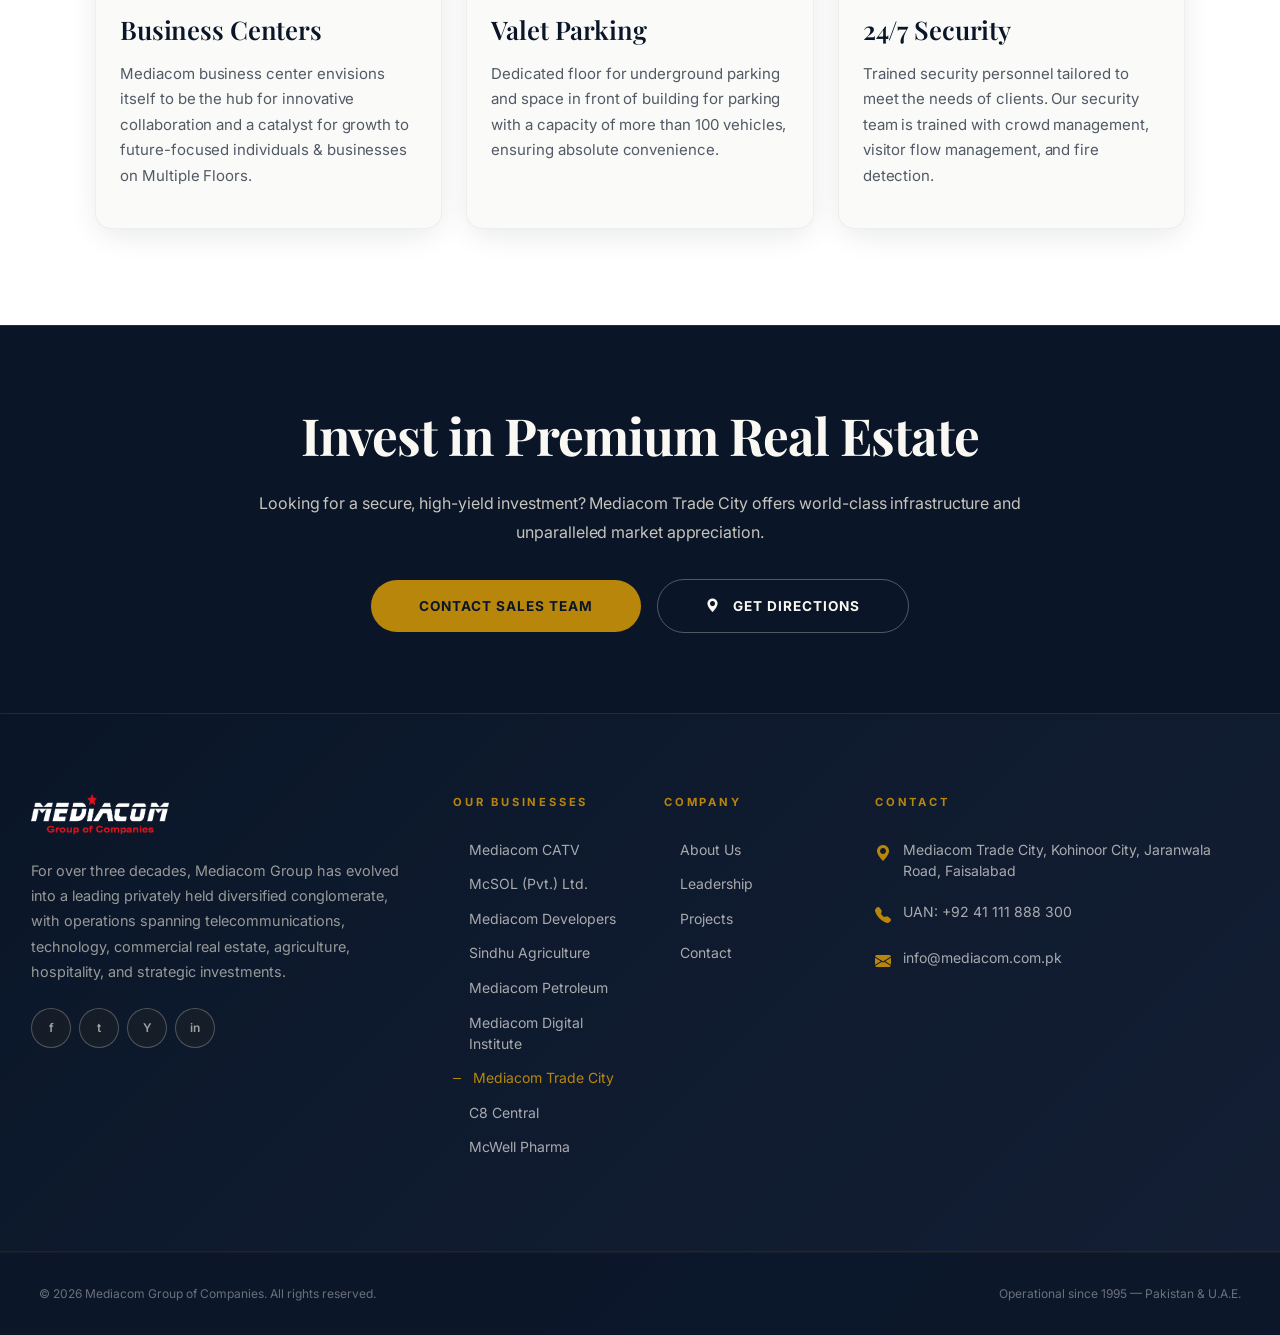
<file: trade-city.html>
<!DOCTYPE html>
<html lang="en">

<head>
  <meta charset="UTF-8" />
  <meta name="viewport" content="width=device-width, initial-scale=1.0" />
  <title>Mediacom Trade City – Mediacom Group</title>
  <meta name="description"
    content="Mediacom Trade City is a flagship 350,000 sq.ft. multi-storey commercial complex in Kohinoor Town, Faisalabad." />
  <link rel="preconnect" href="https://fonts.googleapis.com" />
  <link href="https://cdn.jsdelivr.net/npm/bootstrap@5.3.3/dist/css/bootstrap.min.css" rel="stylesheet" />
  <link href="https://cdn.jsdelivr.net/npm/bootstrap-icons@1.11.3/font/bootstrap-icons.css" rel="stylesheet" />
  <link href="css/style.css?v=2.0" rel="stylesheet" />
</head>

<body>

  <!-- NAVBAR -->
  <nav class="navbar navbar-mc navbar-expand-lg">
    <div class="container px-4 px-lg-5 d-flex align-items-center justify-content-between h-100 w-100">
      <a class="d-flex align-items-center gap-2 text-decoration-none" href="index.html">
        <img src="assets/logo-navbar-clean.png" alt="Mediacom Group" class="brand-logo" />
      </a>
      <div class="d-none d-lg-flex align-items-center" style="gap: 2.25rem;">
        <a class="nav-link-mc" href="index.html">Home</a>
        <a class="nav-link-mc" href="about.html">About</a>
        <a class="nav-link-mc" href="leadership.html">Leadership</a>
        <a class="nav-link-mc active" href="projects.html">Projects</a>
        <a class="btn-nav-premium" href="contact.html">Contact</a>
      </div>
      <div class="d-flex align-items-center justify-content-end" style="width: 100px;">
        <button class="navbar-toggler d-lg-none" type="button" data-bs-toggle="collapse" data-bs-target="#mobileMenu">
          <span class="navbar-toggler-icon"></span>
        </button>
      </div>
      <div class="collapse d-lg-none w-100" id="mobileMenu"
        style="position:absolute; top:80px; left:0; right:0; background:var(--navy); border-top:1px solid rgba(196,157,77,0.1); padding:1.5rem;">
        <a class="footer-link d-block mb-3" href="index.html">Home</a>
        <a class="footer-link d-block mb-3" href="about.html">About</a>
        <a class="footer-link d-block mb-3" href="leadership.html">Leadership</a>
        <a class="footer-link d-block mb-3" href="projects.html">Projects</a>
        <a class="footer-link d-block mb-4" href="contact.html">Contact</a>
      </div>
    </div>
  </nav>

  <!-- PAGE HERO -->
  <section class="page-hero">
    <img class="hero-bg" src="assets/mediacom trade city 1.jpeg" alt="Mediacom Trade City" style="object-position: center 60%;" />
    <div class="hero-overlay"></div>
    <div class="hero-content section-padding w-100">
      <div class="container-wide">
        <p class="section-label mb-2 animate-fade-up">Flagship Project</p>
        <h1 class="heading-xl text-cream mb-3 animate-fade-up">Mediacom Trade City</h1>
        <p class="body-lg animate-fade-up mb-0" style="color:rgba(245,240,225,0.8); max-width:48rem;">
          A premier 350,000 sq.ft. multi-storey commercial complex defining the heart of Kohinoor Town, Faisalabad.
        </p>
        <!-- <div class="d-flex flex-wrap gap-3 mt-4 animate-fade-up" style="animation-delay: 0.1s;">
          <a href="https://maps.app.goo.gl/9RhBrcNaX1pc4ZEP9?g_st=iw" target="_blank" class="text-decoration-none px-4 py-2 rounded-pill d-inline-flex align-items-center gap-2" style="background: rgba(184,134,11,0.1); border: 1px solid var(--gold); color: var(--gold); font-size: 0.95rem; letter-spacing: 0.5px; transition: var(--transition);" onmouseover="this.style.background='var(--gold)'; this.style.color='var(--navy)'" onmouseout="this.style.background='rgba(184,134,11,0.1)'; this.style.color='var(--gold)'">
            <i class="bi bi-geo-alt-fill"></i> View on Google Maps
          </a>
        </div> -->
      </div>
    </div>
  </section>

  <!-- OVERVIEW SECTION -->
  <section id="overview" class="section-padding-lg position-relative" style="background:var(--bg); overflow: hidden;">
    <div class="container-wide position-relative" style="z-index: 1;">
      <div class="row align-items-center g-5">
        <div class="col-lg-5 animate-fade-up">
          <p class="section-label mb-2 text-uppercase">MEDIACOM TRADE CITY</p>
          <h2 class="heading-lg text-navy mb-4">The Benchmark of Commercial<br>Excellence.</h2>
          <div class="gold-divider-left mb-4"></div>
          <p class="body-md mb-4" style="color: rgba(10,22,40,0.7); font-size: 1.05rem;">
            Developed in 2004, Mediacom Trade City is a flagship multi-storey commercial complex situated in the heart of Kohinoor Town, Faisalabad. The modern facility integrates a spacious shopping mall featuring national and multinational retail brands, dedicated food courts, and an expansive underground valet parking system.
          </p>
          <p class="body-md mb-0" style="color: rgba(10,22,40,0.7); font-size: 1.05rem;">
            It also houses executive corporate offices, business centers, and luxury apartments. Supported by uninterrupted power backups, robust security systems, and high-speed elevators, Trade City sets the standard for mixed-use commercial real estate in the region.
          </p>
        </div>
        
        <div class="col-lg-6 offset-lg-1 animate-fade-up">
          <div class="position-relative rounded-4 overflow-hidden" style="box-shadow: 0 20px 50px rgba(10,22,40,0.1); border: 1px solid rgba(184,134,11,0.2);">
            <img src="assets/mediacom trade city 1.jpeg" class="w-100" style="object-fit: cover;" alt="Mediacom Trade City Top Tenants" />
          </div>
        </div>
      </div>
    </div>
  </section>

  <!-- HISTORICAL SHOWCASE (IMAGE 2) -->
  <section class="section-padding-lg" style="background:var(--card-bg); border-top: 1px solid rgba(10,22,40,0.05);">
    <div class="container-wide">
      
      <div class="row justify-content-center text-center mb-5">
        <div class="col-lg-8 animate-fade-up">
          <div class="d-flex align-items-center justify-content-center gap-3 mb-3">
            <p class="section-label mb-0 text-uppercase">A Legacy of Modernization (2004 — 2022)</p>
          </div>
          <h2 class="heading-lg text-navy mb-3">The Monumental 2022 Renovations</h2>
          <p class="body-md mx-auto" style="color: rgba(10,22,40,0.7); max-width: 48rem; font-size: 1.05rem;">
            The structural renovations completely reimagined the facade, bringing a refreshed, highly contemporary architectural identity to Faisalabad's most iconic commercial hub.
          </p>
        </div>
      </div>

      <div class="row justify-content-center animate-fade-up" style="animation-delay: 0.1s;">
        <div class="col-lg-10">
          <div class="rounded-4 overflow-hidden mx-auto" style="box-shadow: 0 30px 60px rgba(10,22,40,0.12); border: 1px solid rgba(184,134,11,0.25); background: #fff;">
            <img src="assets/mediacom trade city 2.jpeg" class="w-100" style="display: block;" alt="Mediacom Trade City Renovations" />
          </div>
        </div>
      </div>

    </div>
  </section>

  <!-- AMENITIES & FEATURES -->
  <section class="section-padding-lg" style="background:var(--card-bg);">
    <div class="container-wide">
      <div class="text-center mb-5 animate-fade-up">
        <p class="section-label mb-2">Mixed-Use Development</p>
        <h2 class="heading-lg text-navy">World-Class Facilities</h2>
      </div>
      
      <div class="row g-4">
        <!-- Shopping Mall -->
        <div class="col-md-6 col-lg-4 animate-fade-up">
          <div class="glass-card p-4 h-100 rounded-4" style="border: 1px solid rgba(10,22,40,0.05); transition: var(--transition); background: var(--bg);">
            <div style="width: 50px; height: 50px; border-radius: 50%; background: rgba(184,134,11,0.1); display: flex; align-items: center; justify-content: center; margin-bottom: 1.5rem;">
              <i class="bi bi-cart-fill text-gold" style="font-size: 1.5rem;"></i>
            </div>
            <h3 class="heading-sm text-navy mb-3">Shopping Mall</h3>
            <p class="body-md" style="font-size:0.9375rem; color: rgba(10,22,40,0.7);">
              Multi-Story Shopping Mall with dedicated Food Court having multi-national and national brand's outlets like Generation, Maria. B, Cross Stitch. Occupies 2 Floors — Basement and Ground Floor.
            </p>
          </div>
        </div>

        <!-- Executive Offices -->
        <div class="col-md-6 col-lg-4 animate-fade-up" style="animation-delay: 0.1s;">
          <div class="glass-card p-4 h-100 rounded-4" style="border: 1px solid rgba(10,22,40,0.05); transition: var(--transition); background: var(--bg);">
            <div style="width: 50px; height: 50px; border-radius: 50%; background: rgba(184,134,11,0.1); display: flex; align-items: center; justify-content: center; margin-bottom: 1.5rem;">
              <i class="bi bi-briefcase-fill text-gold" style="font-size: 1.5rem;"></i>
            </div>
            <h3 class="heading-sm text-navy mb-3">Executive Offices</h3>
            <p class="body-md" style="font-size:0.9375rem; color: rgba(10,22,40,0.7);">
              State of the art offices starting from minimum 200 sq. ft with affordable plans on 2 dedicated floors. Your office should reflect the premium identity of your company.
            </p>
          </div>
        </div>

        <!-- C8 Central Apartments -->
        <div class="col-md-6 col-lg-4 animate-fade-up" style="animation-delay: 0.2s;">
          <div class="glass-card p-4 h-100 rounded-4" style="border: 1px solid rgba(10,22,40,0.05); transition: var(--transition); background: var(--bg);">
            <div style="width: 50px; height: 50px; border-radius: 50%; background: rgba(184,134,11,0.1); display: flex; align-items: center; justify-content: center; margin-bottom: 1.5rem;">
              <i class="bi bi-house-fill text-gold" style="font-size: 1.5rem;"></i>
            </div>
            <h3 class="heading-sm text-navy mb-3">C8 Central Apartments</h3>
            <p class="body-md" style="font-size:0.9375rem; color: rgba(10,22,40,0.7);">
              Designed to let residents experience a balanced indoor and outdoor lifestyle. Influenced by modern architecture, keeping luxury lifestyle in view with natural light facility to all apartments.
            </p>
          </div>
        </div>

        <!-- Business Centers -->
        <div class="col-md-6 col-lg-4 animate-fade-up">
          <div class="glass-card p-4 h-100 rounded-4" style="border: 1px solid rgba(10,22,40,0.05); transition: var(--transition); background: var(--bg);">
            <div style="width: 50px; height: 50px; border-radius: 50%; background: rgba(184,134,11,0.1); display: flex; align-items: center; justify-content: center; margin-bottom: 1.5rem;">
              <i class="bi bi-building text-gold" style="font-size: 1.5rem;"></i>
            </div>
            <h3 class="heading-sm text-navy mb-3">Business Centers</h3>
            <p class="body-md" style="font-size:0.9375rem; color: rgba(10,22,40,0.7);">
              Mediacom business center envisions itself to be the hub for innovative collaboration and a catalyst for growth to future-focused individuals & businesses on Multiple Floors.
            </p>
          </div>
        </div>

        <!-- Valet Parking -->
        <div class="col-md-6 col-lg-4 animate-fade-up" style="animation-delay: 0.1s;">
          <div class="glass-card p-4 h-100 rounded-4" style="border: 1px solid rgba(10,22,40,0.05); transition: var(--transition); background: var(--bg);">
            <div style="width: 50px; height: 50px; border-radius: 50%; background: rgba(184,134,11,0.1); display: flex; align-items: center; justify-content: center; margin-bottom: 1.5rem;">
              <i class="bi bi-car-front-fill text-gold" style="font-size: 1.5rem;"></i>
            </div>
            <h3 class="heading-sm text-navy mb-3">Valet Parking</h3>
            <p class="body-md" style="font-size:0.9375rem; color: rgba(10,22,40,0.7);">
              Dedicated floor for underground parking and space in front of building for parking with a capacity of more than 100 vehicles, ensuring absolute convenience.
            </p>
          </div>
        </div>

        <!-- 24/7 Security -->
        <div class="col-md-6 col-lg-4 animate-fade-up" style="animation-delay: 0.2s;">
          <div class="glass-card p-4 h-100 rounded-4" style="border: 1px solid rgba(10,22,40,0.05); transition: var(--transition); background: var(--bg);">
            <div style="width: 50px; height: 50px; border-radius: 50%; background: rgba(184,134,11,0.1); display: flex; align-items: center; justify-content: center; margin-bottom: 1.5rem;">
              <i class="bi bi-shield-fill-check text-gold" style="font-size: 1.5rem;"></i>
            </div>
            <h3 class="heading-sm text-navy mb-3">24/7 Security</h3>
            <p class="body-md" style="font-size:0.9375rem; color: rgba(10,22,40,0.7);">
              Trained security personnel tailored to meet the needs of clients. Our security team is trained with crowd management, visitor flow management, and fire detection.
            </p>
          </div>
        </div>
      </div>
    </div>
  </section>

  <!-- CTA -->
  <section class="section-padding text-center position-relative" style="background: var(--navy); border-top: 1px solid rgba(184,134,11,0.2);">
    <div class="container-narrow animate-fade-up">
      <h2 class="heading-lg text-cream mb-4">Invest in Premium Real Estate</h2>
      <p class="body-lg mx-auto mb-4 pb-2" style="color: rgba(245,240,225,0.8); max-width: 48rem; line-height: 1.8;">
        Looking for a secure, high-yield investment? Mediacom Trade City offers world-class infrastructure and unparalleled market appreciation.
      </p>
      <div class="d-flex flex-wrap align-items-center justify-content-center gap-3">
        <a href="contact.html" class="text-decoration-none px-5 py-3 rounded-pill text-uppercase d-inline-block" style="background: var(--gold); color: var(--navy); letter-spacing: 1px; font-size: 0.85rem; font-weight: 700; transition: var(--transition);">Contact Sales Team</a>
        <a href="https://maps.app.goo.gl/9RhBrcNaX1pc4ZEP9?g_st=iw" target="_blank" class="text-decoration-none px-5 py-3 rounded-pill text-uppercase d-inline-block" style="border: 1px solid rgba(245,240,225,0.3); color: var(--cream); letter-spacing: 1px; font-size: 0.85rem; font-weight: 700; transition: var(--transition);" onmouseover="this.style.background='rgba(245,240,225,0.1)'" onmouseout="this.style.background='transparent'">
          <i class="bi bi-geo-alt-fill me-2"></i> Get Directions
        </a>
      </div>
    </div>
  </section>

  <!-- FOOTER -->
  <footer class="site-footer">
    <div class="footer-top section-padding">
      <div class="container-wide">
        <div class="row g-5">
          <div class="col-lg-4">
            <img src="assets/logo-navbar-clean.png" alt="Mediacom Group" class="brand-logo mb-3" />
            <p style="font-size:0.9rem; color:rgba(245,240,225,0.6); line-height:1.75; margin-bottom:1.5rem;">For over three decades, Mediacom Group has evolved into a leading privately held diversified conglomerate, with operations spanning telecommunications, technology, commercial real estate, agriculture, hospitality, and strategic investments.</p>
            <div class="d-flex gap-2">
              <a href="#" class="footer-social-btn">f</a>
              <a href="#" class="footer-social-btn">t</a>
              <a href="#" class="footer-social-btn">Y</a>
              <a href="#" class="footer-social-btn">in</a>
            </div>
          </div>
          <div class="col-sm-6 col-lg-2 footer-businesses">
            <div class="footer-heading">Our Businesses</div>
            <a href="telecom.html" class="footer-link" data-business="telecom">Mediacom CATV</a>
            <a href="mscol.html" class="footer-link" data-business="mscol">McSOL (Pvt.) Ltd.</a>
            <a href="real-estate.html" class="footer-link" data-business="real-estate">Mediacom Developers</a>
            <a href="agriculture.html" class="footer-link" data-business="agriculture">Sindhu Agriculture</a>
            <a href="petroleum.html" class="footer-link" data-business="petroleum">Mediacom Petroleum</a>
            <a href="digital-institute.html" class="footer-link" data-business="digital-institute">Mediacom Digital Institute</a>
            <a href="trade-city.html" class="footer-link" data-business="trade-city">Mediacom Trade City</a>
            <a href="c8-central.html" class="footer-link" data-business="c8-central">C8 Central</a>
            <a href="mcwell-pharma.html" class="footer-link" data-business="mcwell-pharma">McWell Pharma</a>
          </div>
          <div class="col-sm-6 col-lg-2">
            <div class="footer-heading">Company</div>
            <a href="about.html" class="footer-link">About Us</a>
            <a href="leadership.html" class="footer-link">Leadership</a>
            <a href="projects.html" class="footer-link">Projects</a>
            <a href="contact.html" class="footer-link">Contact</a>
          </div>
          <div class="col-lg-4">
            <div class="footer-heading">Contact</div>
            <div class="footer-contact-item"><i class="bi bi-geo-alt-fill footer-contact-icon"></i><span id="footer-contact-address" class="footer-contact-text">Mediacom Trade City, Kohinoor City, Jaranwala Road, Faisalabad.</span></div>
            <div class="footer-contact-item"><i class="bi bi-telephone-fill footer-contact-icon"></i>
              <div>
                <div id="footer-contact-phone" class="footer-contact-text">Tel: +92-41-111 888 300</div>
                <div id="footer-contact-uan" class="footer-contact-text">UAN: +92 41 111 888 300</div>
              </div>
            </div>
            <div class="footer-contact-item"><i class="bi bi-envelope-fill footer-contact-icon"></i><span id="footer-contact-email" class="footer-contact-text">info@mediacom.com.pk</span></div>
          </div>
        </div>
      </div>
    </div>
    <div class="footer-bottom">
      <div class="container-wide d-flex flex-column flex-md-row align-items-center justify-content-between gap-3">
        <p class="footer-copy mb-0">&copy; <span id="yr"></span> Mediacom Group of Companies. All rights reserved.</p>
        <p class="footer-copy mb-0">Operational since 1995 — Pakistan &amp; U.A.E.</p>
      </div>
    </div>
  </footer>

  <button id="back-to-top" aria-label="Back to top"><i class="bi bi-chevron-up"></i></button>
  <script src="https://cdn.jsdelivr.net/npm/bootstrap@5.3.3/dist/js/bootstrap.bundle.min.js"></script>
  <script src="js/main.js?v=2.0"></script>
  <script>document.getElementById('yr').textContent = new Date().getFullYear();</script>
</body>

</html>
</file>
<file: css/style.css>
/* ============================================================
   MEDIACOM GROUP — Custom Styles
   ============================================================ */

@import url('https://fonts.googleapis.com/css2?family=Playfair+Display:ital,wght@0,400;0,500;0,600;0,700;0,800;1,400;1,500&family=Inter:wght@300;400;500;600;700&display=swap');

/* ── CSS Variables ── */
:root {
  /* Premium Color Palette */
  --navy: #0A1628;
  --navy-light: #141F35;
  --navy-medium: #1A2942;
  --charcoal: #0F1E2E;
  --gold: #B8860B;
  --gold-light: #DAA520;
  --gold-dark: #8B6914;
  --copper: #B87333;
  --sage: #7A8F6B;
  --steel: #4A7BA7;

  --cream: #FAF8F3;
  --ivory: #F5F1E8;
  --slate: #6B7280;
  --slate-light: #9CA3AF;
  --bg: #FAFAF8;
  --fg: #0F1E2E;
  --border: #E5DFD7;
  --card-bg: #FFFFFF;
  --muted: #F3EFE8;

  --font-display: 'Playfair Display', Georgia, serif;
  --font-body: 'Inter', system-ui, sans-serif;

  /* Premium Shadow System */
  --shadow-sm: 0 2px 8px -2px rgba(10, 22, 40, 0.04);
  --shadow-card: 0 8px 32px -6px rgba(10, 22, 40, 0.12);
  --shadow-elevated: 0 16px 48px -8px rgba(10, 22, 40, 0.18);
  --shadow-premium: 0 20px 60px -10px rgba(10, 22, 40, 0.25);
  --shadow-gold: 0 12px 40px -8px rgba(184, 134, 11, 0.35);

  --radius: 0.625rem;
  --radius-lg: 1rem;
  --transition: 0.3s cubic-bezier(0.34, 1.56, 0.64, 1);
  --transition-smooth: 0.3s ease;
}

/* ── Reset & Base ── */
*,
*::before,
*::after {
  box-sizing: border-box;
  margin: 0;
  padding: 0;
}

html {
  scroll-behavior: smooth;
  overflow-x: hidden;
  max-width: 100vw;
}

body {
  font-family: var(--font-body);
  background: var(--bg);
  color: var(--fg);
  -webkit-font-smoothing: antialiased;
  overflow-x: hidden;
  max-width: 100vw;
}

h1,
h2,
h3,
h4,
h5,
h6 {
  font-family: var(--font-display);
}

a {
  text-decoration: none;
  color: inherit;
}

img {
  max-width: 100%;
  display: block;
}

/* ── Typography Utilities ── */
.heading-xl {
  font-size: clamp(2.4rem, 7vw, 4.2rem);
  font-weight: 800;
  line-height: 1.1;
  letter-spacing: -0.04em;
  font-family: var(--font-display);
}

.heading-lg {
  font-size: clamp(1.9rem, 4.5vw, 3.2rem);
  font-weight: 700;
  line-height: 1.15;
  letter-spacing: -0.02em;
  font-family: var(--font-display);
}

.heading-md {
  font-size: clamp(1.5rem, 3.2vw, 2.4rem);
  font-weight: 700;
  line-height: 1.25;
  letter-spacing: -0.01em;
  font-family: var(--font-display);
}

.heading-sm {
  font-size: clamp(1.15rem, 2.2vw, 1.6rem);
  font-weight: 600;
  letter-spacing: -0.005em;
  font-family: var(--font-display);
}

.body-lg {
  font-size: 1rem;
  line-height: 1.8;
  color: var(--slate);
  letter-spacing: -0.005em;
}

.body-md {
  font-size: 1rem;
  line-height: 1.7;
  color: var(--slate);
  letter-spacing: -0.003em;
}

.section-label {
  font-size: 0.75rem;
  font-weight: 700;
  letter-spacing: 0.25em;
  text-transform: uppercase;
  color: var(--gold);
  font-family: var(--font-body);
}

.text-gold {
  color: var(--gold) !important;
}

.text-cream {
  color: var(--cream) !important;
}

.text-navy {
  color: var(--navy) !important;
}

.text-muted {
  color: var(--slate) !important;
}

/* ── Layout ── */
.section-padding {
  padding: 2.5rem 1rem;
}

.section-padding-lg {
  padding: 3rem 1rem;
}

@media (min-width: 768px) {
  .section-padding {
    padding: 4rem 3rem;
  }

  .section-padding-lg {
    padding: 4.5rem 3rem;
  }
}

@media (min-width: 1024px) {
  .section-padding {
    padding: 4.5rem 5rem;
  }

  .section-padding-lg {
    padding: 5rem 5rem;
  }
}

@media (min-width: 1280px) {
  .section-padding {
    padding: 5rem 8rem;
  }

  .section-padding-lg {
    padding: 6rem 5rem;
  }
}

.container-wide {
  max-width: 1280px;
  margin: 0 auto;
  padding: 0 15px;
}

.container-narrow {
  max-width: 960px;
  margin: 0 auto;
  padding: 0 15px;
}

/* ── Color Backgrounds ── */
.bg-navy {
  background-color: var(--navy);
}

.bg-navy-light {
  background-color: var(--navy-light);
}

.bg-charcoal {
  background-color: var(--charcoal);
}

.bg-cream {
  background-color: var(--cream);
}

.bg-muted-bg {
  background-color: var(--muted);
}

/* ── Cards ── */
.glass-card {
  background: var(--card-bg);
  border: 1px solid var(--border);
  border-radius: var(--radius-lg);
  box-shadow: var(--shadow-card);
  transition: all var(--transition);
  overflow: hidden;
  position: relative;
}

.glass-card::before {
  content: '';
  position: absolute;
  inset: 0;
  background: linear-gradient(135deg, rgba(184, 134, 11, 0) 0%, rgba(184, 134, 11, 0.02) 100%);
  opacity: 0;
  transition: opacity var(--transition);
  pointer-events: none;
}

.glass-card:hover {
  box-shadow: var(--shadow-elevated);
  border-color: rgba(184, 134, 11, 0.2);
}

.glass-card:hover::before {
  opacity: 1;
}

.glass-card-dark {
  background: linear-gradient(135deg, rgba(20, 31, 53, 0.8) 0%, rgba(26, 41, 66, 0.8) 100%);
  backdrop-filter: blur(12px);
  border: 1px solid rgba(184, 134, 11, 0.1);
  border-radius: var(--radius-lg);
  transition: all var(--transition);
}

.glass-card-dark:hover {
  border-color: rgba(184, 134, 11, 0.25);
  background: linear-gradient(135deg, rgba(20, 31, 53, 0.9) 0%, rgba(26, 41, 66, 0.9) 100%);
}

/* ── Dividers ── */
.gold-divider {
  width: 5rem;
  height: 3px;
  background: linear-gradient(90deg, var(--gold) 0%, var(--gold-light) 50%, var(--gold) 100%);
  margin: 0 auto;
  border-radius: 1.5px;
}

.gold-divider-left {
  width: 5rem;
  height: 3px;
  background: linear-gradient(90deg, var(--gold) 0%, var(--gold-light) 50%, var(--gold) 100%);
  border-radius: 1.5px;
}

/* ── Buttons ── */
.btn-gold {
  display: inline-flex;
  align-items: center;
  gap: 0.5rem;
  padding: 1rem 2.5rem;
  background: linear-gradient(135deg, var(--gold) 0%, var(--gold-light) 100%);
  color: var(--navy);
  font-family: var(--font-body);
  font-size: 0.9375rem;
  font-weight: 600;
  letter-spacing: 0.05em;
  border-radius: var(--radius-lg);
  border: none;
  cursor: pointer;
  transition: transform var(--transition), box-shadow var(--transition), background var(--transition-smooth);
  box-shadow: var(--shadow-gold);
}

.btn-gold:hover {
  transform: translateY(-2px);
  box-shadow: var(--shadow-premium);
  background: linear-gradient(135deg, var(--gold-light) 0%, var(--gold) 100%);
}

.btn-gold:active {
  transform: translateY(0);
}

.btn-outline-cream {
  display: inline-flex;
  align-items: center;
  gap: 0.5rem;
  padding: 1rem 2.5rem;
  background: transparent;
  color: var(--cream);
  font-family: var(--font-body);
  font-size: 0.9375rem;
  font-weight: 600;
  letter-spacing: 0.05em;
  border-radius: var(--radius-lg);
  border: 1.5px solid rgba(250, 248, 243, 0.3);
  cursor: pointer;
  transition: border-color var(--transition), color var(--transition), background var(--transition);
}

.btn-outline-cream:hover {
  border-color: var(--gold);
  color: var(--gold);
  background: rgba(184, 134, 11, 0.08);
}

/* ── NAVBAR ── */
.navbar-mc {
  position: fixed;
  top: 0;
  left: 0;
  right: 0;
  z-index: 1000;
  background: linear-gradient(180deg, rgba(10, 22, 40, 0.98) 0%, rgba(20, 31, 53, 0.95) 100%);
  backdrop-filter: blur(16px);
  border-bottom: 1px solid rgba(184, 134, 11, 0.12);

  height: 88px;
  transition: background 0.4s cubic-bezier(0.34, 1.56, 0.64, 1), backdrop-filter 0.4s ease, border-color 0.4s ease, box-shadow 0.4s ease;
  box-shadow: var(--shadow-sm);
}

/* Home Navbar Transparent Initial State */
.navbar-transparent {
  background: linear-gradient(180deg, rgba(10, 22, 40, 0.72) 0%, rgba(20, 31, 53, 0.46) 100%);
  backdrop-filter: blur(14px);
  border-bottom: 1px solid rgba(250, 248, 243, 0.08);

  box-shadow: 0 12px 36px -24px rgba(0, 0, 0, 0.65);
}

/* Home Navbar Scrolled State */
.navbar-transparent.scrolled {
  background: linear-gradient(180deg, rgba(10, 22, 40, 0.98) 0%, rgba(20, 31, 53, 0.95) 100%);
  backdrop-filter: blur(16px);
  border-bottom: 1px solid rgba(184, 134, 11, 0.15);

  box-shadow: var(--shadow-card);
}

.navbar-mc .container {
  max-width: 1320px;
  height: 100%;
}

.brand-logo {
  height: 48px;
  width: auto;
  object-fit: contain;
  transition: transform var(--transition);
}

.brand-logo:hover {
  transform: scale(1.04);
}

.nav-link-mc {
  font-family: var(--font-body);
  font-size: 0.9375rem;
  font-weight: 500;
  letter-spacing: 0.02em;
  color: rgba(250, 248, 243, 0.85) !important;
  transition: color 0.3s ease;
  padding: 0.5rem 0 !important;
  position: relative;
}

.nav-link-mc::after {
  content: '';
  position: absolute;
  bottom: -4px;
  left: 0;
  width: 100%;
  height: 1px;
  background: var(--gold);
  transform: scaleX(0);
  transform-origin: right;
  transition: transform 0.4s cubic-bezier(0.86, 0, 0.07, 1);
}

.nav-link-mc:hover::after,
.nav-link-mc.active::after {
  transform: scaleX(1);
  transform-origin: left;
}

.nav-link-mc:hover,
.nav-link-mc.active {
  color: var(--gold) !important;
}

.btn-nav-premium {
  display: inline-flex;
  align-items: center;
  padding: 0.55rem 1.6rem !important;
  font-family: var(--font-body);
  font-size: 0.75rem;
  font-weight: 600;
  letter-spacing: 0.1em;
  text-transform: uppercase;
  color: var(--gold) !important;
  border: 1px solid rgba(184, 134, 11, 0.4);
  border-radius: 4px;
  transition: all 0.3s ease;
  margin-left: 0.5rem;
}

.btn-nav-premium::after {
  display: none !important;
}

.btn-nav-premium:hover {
  background: rgba(184, 134, 11, 0.08);
  border-color: var(--gold);
  transform: translateY(-1px);
  box-shadow: 0 4px 12px rgba(184, 134, 11, 0.15);
}

.navbar-mc .dropdown-menu {
  background: linear-gradient(135deg, #141F35 0%, #1A2942 100%);
  border: 1px solid rgba(184, 134, 11, 0.15);
  border-radius: var(--radius-lg);
  box-shadow: var(--shadow-elevated);
  min-width: 500px;
  padding: 1.75rem;
  margin-top: 1rem;
  backdrop-filter: blur(12px);
}

.dropdown-item-mc {
  padding: 0.75rem 1rem;
  border-radius: var(--radius);
  transition: all var(--transition);
  position: relative;
  overflow: hidden;
}

.dropdown-item-mc::before {
  content: '';
  position: absolute;
  inset: 0;
  background: linear-gradient(135deg, rgba(184, 134, 11, 0.1) 0%, rgba(184, 134, 11, 0.05) 100%);
  opacity: 0;
  transition: opacity var(--transition);
}

.dropdown-item-mc:hover::before {
  opacity: 1;
}

.dropdown-item-mc:hover {
  background: rgba(184, 134, 11, 0.1);
}

.dropdown-item-mc .item-name {
  font-size: 0.875rem;
  font-weight: 600;
  color: var(--cream);
  transition: color var(--transition);
  position: relative;
  z-index: 1;
}

.dropdown-item-mc:hover .item-name {
  color: var(--gold);
}

.dropdown-item-mc .item-desc {
  font-size: 0.75rem;
  color: rgba(250, 248, 243, 0.5);
  position: relative;
  z-index: 1;
}

.btn-quote {
  padding: 0.7rem 1.75rem;
  background: linear-gradient(135deg, var(--gold) 0%, var(--gold-light) 100%);
  color: var(--navy);
  font-weight: 600;
  font-size: 0.875rem;
  letter-spacing: 0.05em;
  border-radius: var(--radius-lg);
  border: none;
  transition: transform var(--transition), box-shadow var(--transition);
  white-space: nowrap;
  box-shadow: var(--shadow-gold);
}

.btn-quote:hover {
  transform: translateY(-2px);
  box-shadow: var(--shadow-premium);
}

.navbar-toggler {
  border: none;
}

.navbar-toggler-icon {
  filter: brightness(0) invert(1);
}

/* ── PAGE HERO ── */
.page-hero {
  position: relative;
  height: 55vh;
  min-height: 400px;
  display: flex;
  align-items: center;
  margin-top: 80px;
  overflow: hidden;
}

.page-hero img.hero-bg {
  position: absolute;
  inset: 0;
  width: 100%;
  height: 100%;
  object-fit: cover;
}

.page-hero .hero-overlay {
  position: absolute;
  inset: 0;
  background: linear-gradient(135deg, rgba(10, 22, 40, 0.6) 0%, rgba(20, 31, 53, 0.4) 100%);
}

.page-hero .hero-content {
  position: relative;
  z-index: 2;
}

.page-hero .heading-xl,
.page-hero .body-lg {
  text-shadow: 0 2px 20px rgba(0, 0, 0, 0.32);
}

.page-hero .section-label {
  display: inline-block;
  background: rgba(255, 255, 255, 0.04);
  padding: 0.4rem 1.25rem;
  border-radius: 50px;
  color: var(--gold-light) !important;
  backdrop-filter: blur(12px);
  -webkit-backdrop-filter: blur(12px);
  border: 1px solid rgba(196, 157, 77, 0.4);
  text-shadow: 0 2px 12px rgba(0, 0, 0, 0.8);
  letter-spacing: 0.15em;
  font-size: 0.75rem;
  font-weight: 700;
  text-transform: uppercase;
}

/* Main hero */
.main-hero {
  position: relative;
  min-height: 100vh;
  display: flex;
  align-items: center;
  margin-top: 0;
  padding-top: 80px;
  overflow: hidden;
}

.main-hero img.hero-bg {
  position: absolute;
  inset: 0;
  width: 100%;
  height: 100%;
  object-fit: cover;
}

.main-hero img.home-projects-hero-img {
  object-position: 58% center;
}

.main-hero .hero-overlay {
  position: absolute;
  inset: 0;
  background:
    linear-gradient(90deg, rgba(10, 22, 40, 0.94) 0%, rgba(10, 22, 40, 0.82) 34%, rgba(10, 22, 40, 0.42) 68%, rgba(10, 22, 40, 0.68) 100%),
    linear-gradient(180deg, rgba(10, 22, 40, 0.28) 0%, rgba(10, 22, 40, 0.88) 100%);
}

.main-hero .hero-content {
  position: relative;
  z-index: 2;
}

.main-hero .heading-xl,
.main-hero .body-lg {
  text-shadow: 0 2px 20px rgba(0, 0, 0, 0.32);
}

.main-hero .heading-xl .text-gold,
.main-hero .section-label {
  color: var(--gold-light) !important;
}

/* ── Stats Bar ── */
.stats-bar {
  background: linear-gradient(135deg, #0A1628 0%, #141F35 100%);
  border-top: 1px solid rgba(184, 134, 11, 0.1);
  border-bottom: 1px solid rgba(184, 134, 11, 0.1);
}

.stat-item {
  padding: 3rem 1rem;
  text-align: center;
  border-right: 1px solid rgba(184, 134, 11, 0.08);
  transition: background var(--transition), transform var(--transition);
  position: relative;
}

@media (min-width: 768px) {
  .stat-item:last-child {
    border-right: none;
  }
}

@media (max-width: 767px) {
  .stat-item {
    padding: 1.5rem 0.5rem;
    border-bottom: 1px solid rgba(184, 134, 11, 0.08);
  }
  /* Remove right border for 2nd and 4th items */
  .stat-item:nth-child(even) {
    border-right: none;
  }
  /* Remove bottom border for 3rd and 4th items */
  .stat-item:nth-last-child(-n+2) {
    border-bottom: none;
  }
}

.stat-item:hover {
  background: rgba(184, 134, 11, 0.05);
  transform: translateY(-2px);
}

.stat-icon {
  color: var(--gold);
  width: 2rem;
  height: 2rem;
  margin: 0 auto 1rem;
  transition: transform var(--transition);
}

.stat-item:hover .stat-icon {
  transform: scale(1.15) rotate(-10deg);
}

.stat-value {
  font-family: var(--font-display);
  font-size: clamp(1.35rem, 3.5vw, 2.2rem);
  font-weight: 800;
  color: var(--cream);
  margin-bottom: 0.5rem;
  letter-spacing: -0.02em;
}

.stat-label {
  color: rgba(250, 248, 243, 0.6);
  letter-spacing: 0.2em;
  text-transform: uppercase;
  font-weight: 600;
}

/* ── Vertical Cards ── */
.vertical-card {
  padding: 2.5rem 2rem;
  height: 100%;
  transition: all var(--transition);
  position: relative;
  overflow: hidden;
}

.vertical-card::before {
  content: '';
  position: absolute;
  top: 0;
  left: 0;
  right: 0;
  height: 3px;
  background: linear-gradient(90deg, var(--gold) 0%, var(--gold-light) 100%);
  opacity: 0;
  transition: opacity var(--transition);
}

.vertical-card:hover::before {
  opacity: 1;
}

.vertical-card:hover {
  box-shadow: var(--shadow-elevated);
  transform: translateY(-6px);
  border-color: rgba(184, 134, 11, 0.25);
}

.vertical-card .card-icon {
  color: var(--gold);
  margin-bottom: 1.5rem;
  transition: transform var(--transition);
  font-size: 2.5rem !important;
}

.vertical-card:hover .card-icon {
  transform: scale(1.1) rotate(5deg);
}

.vertical-card h3 {
  transition: color var(--transition);
  margin-bottom: 1.25rem;
}

.vertical-card:hover h3 {
  color: var(--gold);
}

/* ── Testimonial Cards ── */
.testimonial-card {
  padding: 2.5rem;
  position: relative;
  overflow: hidden;
}

.testimonial-card::before {
  content: '"';
  position: absolute;
  top: 1rem;
  right: 1.5rem;
  font-size: 4rem;
  color: rgba(184, 134, 11, 0.1);
  font-family: var(--font-display);
}

.testimonial-card .star-filled {
  transition: transform var(--transition);
}

.testimonial-card:hover .star-filled {
  transform: scale(1.15) rotate(10deg);
}

/* ── Footer ── */
.site-footer {
  background: linear-gradient(135deg, #0A1628 0%, #141F35 100%);
  color: var(--cream);
  border-top: 1px solid rgba(184, 134, 11, 0.15);
}

.footer-top {
  padding: 5rem 1rem;
  border-bottom: 1px solid rgba(184, 134, 11, 0.1);
}

.footer-bottom {
  padding: 2rem 1.5rem;
  background: rgba(10, 22, 40, 0.8);
  border-top: 1px solid rgba(184, 134, 11, 0.08);
}

.footer-brand {
  font-family: var(--font-display);
  font-size: 1.5rem;
  font-weight: 700;
  letter-spacing: 0.05em;
}

.footer-brand span {
  color: var(--gold);
}

.footer-social-btn {
  width: 2.5rem;
  height: 2.5rem;
  border-radius: 50%;
  border: 1.5px solid rgba(250, 248, 243, 0.25);
  display: flex;
  align-items: center;
  justify-content: center;
  color: rgba(250, 248, 243, 0.6);
  font-size: 0.75rem;
  font-weight: 600;
  transition: all var(--transition);
  background: rgba(184, 134, 11, 0.05);
}

.footer-social-btn:hover {
  border-color: var(--gold);
  color: var(--gold);
  background: rgba(184, 134, 11, 0.15);
  transform: translateY(-3px);
  box-shadow: var(--shadow-gold);
}

.footer-heading {
  font-size: 0.7rem;
  font-weight: 700;
  text-transform: uppercase;
  letter-spacing: 0.25em;
  color: var(--gold);
  margin-bottom: 1.75rem;
  font-family: var(--font-body);
}

.footer-link {
  font-size: 0.875rem;
  color: rgba(250, 248, 243, 0.65);
  transition: all var(--transition);
  display: block;
  margin-bottom: 0.85rem;
  position: relative;
  padding-left: 1rem;
}

.footer-link::before {
  content: '';
  position: absolute;
  left: 0;
  top: 50%;
  width: 0;
  height: 1px;
  background: var(--gold);
  transition: width var(--transition);
}

.footer-link:hover {
  color: var(--gold);
  padding-left: 1.25rem;
}

.footer-link:hover::before,
.footer-link.active::before {
  width: 0.5rem;
}

.footer-link.active {
  color: var(--gold);
  padding-left: 1.25rem;
}

.footer-contact-item {
  display: flex;
  gap: 0.75rem;
  margin-bottom: 1.25rem;
}

.footer-contact-icon {
  color: var(--gold);
  flex-shrink: 0;
  margin-top: 2px;
  transition: transform var(--transition);
}

.footer-contact-item:hover .footer-contact-icon {
  transform: scale(1.2);
}

.footer-contact-text {
  font-size: 0.875rem;
  color: rgba(250, 248, 243, 0.65);
}

.footer-copy {
  font-size: 0.75rem;
  color: rgba(250, 248, 243, 0.4);
}

/* ── Homepage About ── */
.home-about {
  background:
    linear-gradient(180deg, rgba(250, 248, 243, 0.98) 0%, rgba(245, 240, 225, 0.92) 100%),
    var(--bg);
}

.home-about-head {
  max-width: 48rem;
  margin: 0 auto 2.5rem;
  text-align: left;
}

.home-about-head .section-label {
  display: inline-flex;
  justify-content: flex-start;
}

.home-about-grid {
  display: grid;
  grid-template-columns: 1.05fr 0.95fr;
  gap: 3.75rem;
  align-items: start;
  max-width: 1180px;
  margin: 0 auto;
}

.home-about-copy {
  background: rgba(255, 255, 255, 0.96);
  border: 1px solid rgba(10, 22, 40, 0.08);
  border-radius: 1.75rem;
  padding: 3rem;
  box-shadow: 0 38px 90px rgba(10, 22, 40, 0.08);
}

.home-about-copy p {
  color: rgba(15, 30, 46, 0.92);
  line-height: 1.95;
  margin-bottom: 1.35rem;
}

.home-about-copy p:last-child {
  margin-bottom: 0;
}

.home-about-points {
  display: grid;
  gap: 0.85rem;
  margin: 2rem 0;
}

.home-about-points span {
  display: flex;
  align-items: center;
  gap: 0.75rem;
  min-height: 3rem;
  padding: 0.8rem 1rem;
  border: 1px solid rgba(184, 134, 11, 0.14);
  border-radius: var(--radius);
  background: rgba(255, 255, 255, 0.68);
  color: var(--navy);
  font-size: 0.92rem;
  font-weight: 700;
}

.home-about-points i {
  color: var(--gold);
  font-size: 1.1rem;
}

.home-about-visual {
  position: relative;
  overflow: hidden;
  border-radius: 2rem;
  min-height: 520px;
  background: #0A1628;
  box-shadow: 0 42px 100px rgba(10, 22, 40, 0.14);
}

.home-about-visual-inner {
  width: 100%;
  height: 100%;
  position: relative;
}

.home-about-visual img {
  display: block;
  width: 100%;
  height: 100%;
  object-fit: cover;
}

.home-about-visual::after {
  content: "";
  position: absolute;
  inset: 0;
  pointer-events: none;
  background: linear-gradient(180deg, rgba(10, 22, 40, 0.14) 0%, rgba(10, 22, 40, 0.9) 100%);
}

.home-about-badge {
  position: absolute;
  left: 1.5rem;
  bottom: 1.5rem;
  z-index: 2;
  padding: 1rem 1.4rem;
  border-radius: 1.25rem;
  background: rgba(10, 22, 40, 0.92);
  border: 1px solid rgba(255, 255, 255, 0.12);
  color: var(--cream);
  box-shadow: var(--shadow-card);
}

.home-about-badge strong {
  display: block;
  font-family: var(--font-display);
  font-size: 1.4rem;
  line-height: 1.05;
}

.home-about-badge span {
  display: block;
  margin-top: 0.35rem;
  color: var(--gold-light);
  font-size: 0.72rem;
  font-weight: 700;
  letter-spacing: 0.14em;
  text-transform: uppercase;
}

/* ── About CEO ── */
.ceo-quote {
  border-left: 4px solid var(--gold);
  padding-left: 1.5rem;
  margin-top: 1.5rem;
}

.ceo-quote p {
  font-family: var(--font-display);
  font-size: 1.125rem;
  font-style: italic;
  color: var(--gold);
}

/* ── Contact Form ── */
.contact-form-input {
  width: 100%;
  padding: 1rem 1.25rem;
  border: 1.5px solid var(--border);
  border-radius: var(--radius-lg);
  background: var(--bg);
  color: var(--fg);
  font-family: var(--font-body);
  font-size: 1rem;
  transition: all var(--transition);
  outline: none;
}

.contact-form-input:focus {
  border-color: var(--gold);
  box-shadow: 0 0 0 4px rgba(184, 134, 11, 0.1);
  background: var(--card-bg);
  transform: translateY(-2px);
}

.contact-form-label {
  font-size: 0.875rem;
  font-weight: 600;
  margin-bottom: 0.5rem;
  display: block;
  color: var(--fg);
  letter-spacing: -0.005em;
}

.contact-info-icon-box {
  width: 3.5rem;
  height: 3.5rem;
  border-radius: var(--radius-lg);
  background: linear-gradient(135deg, rgba(184, 134, 11, 0.15) 0%, rgba(184, 134, 11, 0.08) 100%);
  display: flex;
  align-items: center;
  justify-content: center;
  flex-shrink: 0;
  border: 1px solid rgba(184, 134, 11, 0.2);
  transition: all var(--transition);
}

.contact-info-icon-box i {
  color: var(--gold);
  font-size: 1.5rem;
}

/* ── Project Card ── */
.project-card {
  overflow: hidden;
  display: flex;
  flex-direction: column;
  height: 100%;
  transition: all var(--transition);
  border-radius: var(--radius-lg);
}

.project-card:hover {
  box-shadow: var(--shadow-elevated);
  transform: translateY(-8px);
}

.project-card .card-img-wrap {
  overflow: hidden;
  aspect-ratio: 16/10;
  position: relative;
  background: linear-gradient(135deg, var(--muted) 0%, var(--border) 100%);
}

.project-card .card-img-wrap img {
  width: 100%;
  height: 100%;
  object-fit: cover;
  transition: transform 0.6s cubic-bezier(0.34, 1.56, 0.64, 1);
}

.project-card:hover .card-img-wrap img {
  transform: scale(1.08) rotate(2deg);
}

.project-card .card-body-mc {
  flex-grow: 1;
  display: flex;
  flex-direction: column;
  padding: 1.75rem;
  background: linear-gradient(135deg, #FFFFFF 0%, #F5F1E8 100%);
}

.project-card .card-cat {
  font-size: 0.7rem;
  font-weight: 700;
  text-transform: uppercase;
  letter-spacing: 0.2em;
  color: var(--gold);
  display: inline-block;
  padding: 0.4rem 0.8rem;
  background: rgba(184, 134, 11, 0.1);
  border-radius: 0.375rem;
}

.project-card .card-title-mc {
  transition: color var(--transition);
  margin-top: 1rem;
  margin-bottom: 0.75rem;
}

.project-card:hover .card-title-mc {
  color: var(--gold);
}

/* ── Leadership ── */
.leader-img {
  border-radius: var(--radius);
  width: 100%;
  object-fit: cover;
  aspect-ratio: 3/4;
}

.leader-role-tag {
  position: absolute;
  bottom: -1rem;
  right: -1rem;
  background: var(--gold);
  color: var(--navy);
  padding: 0.625rem 1.25rem;
  border-radius: var(--radius);
  font-size: 0.875rem;
  font-weight: 600;
  font-family: var(--font-body);
}

/* ── Animations ── */
.animate-fade-up {
  opacity: 0;
  transform: translateY(30px);
  transition: opacity 0.9s cubic-bezier(0.22, 1, 0.36, 1), transform 0.9s cubic-bezier(0.22, 1, 0.36, 1);
}

.animate-fade-up.visible {
  opacity: 1;
  transform: translateY(0);
}

.animate-fade-in {
  opacity: 0;
  transition: opacity 0.8s cubic-bezier(0.25, 0.46, 0.45, 0.94);
}

.animate-fade-in.visible {
  opacity: 1;
}

/* delay helpers */
.delay-1 {
  transition-delay: 0.12s;
}

.delay-2 {
  transition-delay: 0.24s;
}

.delay-3 {
  transition-delay: 0.36s;
}

.delay-4 {
  transition-delay: 0.48s;
}

.delay-5 {
  transition-delay: 0.6s;
}

/* ── Misc Utilities ── */
.line-clamp-3 {
  display: -webkit-box;
  -webkit-line-clamp: 3;
  -webkit-box-orient: vertical;
  overflow: hidden;
}

.object-cover {
  object-fit: cover;
}

.aspect-4x3 {
  aspect-ratio: 4/3;
}

.aspect-16x10 {
  aspect-ratio: 16/10;
}

.star-filled {
  color: var(--gold);
}

.star-empty {
  color: var(--border);
}

/* Tech dark card border on hover */
.glass-card-dark {
  transition: border-color var(--transition);
}

.glass-card-dark:hover {
  border-color: rgba(196, 157, 77, 0.3);
}

/* Trade city items */
.tc-item {
  padding: 2rem;
}

.tc-icon {
  color: var(--gold);
  margin-bottom: 1rem;
}

/* Fiber list */
.fiber-list {
  list-style: none;
  padding: 0;
}

.fiber-list li {
  font-size: 0.875rem;
  color: rgba(245, 240, 225, 0.6);
  padding: 0.2rem 0;
}

.fiber-list li::before {
  content: "• ";
  color: var(--gold);
}

/* Active nav underline */
.nav-link-mc.active::after {
  content: '';
  display: block;
  width: 100%;
  height: 2px;
  background: var(--gold);
  margin-top: 2px;
}

/* Back-to-top */
#back-to-top {
  position: fixed;
  bottom: 2.5rem;
  right: 2.5rem;
  width: 3rem;
  height: 3rem;
  border-radius: 50%;
  background: linear-gradient(135deg, var(--gold) 0%, var(--gold-light) 100%);
  color: var(--navy);
  border: none;
  cursor: pointer;
  font-size: 1.35rem;
  display: none;
  align-items: center;
  justify-content: center;
  z-index: 999;
  box-shadow: var(--shadow-gold);
  transition: all var(--transition);
  font-weight: 600;
}

#back-to-top:hover {
  background: linear-gradient(135deg, var(--gold-light) 0%, var(--gold) 100%);
  transform: translateY(-5px);
  box-shadow: var(--shadow-premium);
}

#back-to-top:active {
  transform: translateY(-2px);
}

#back-to-top.show {
  display: flex;
}

/* =========================================
   C8 CENTRAL LUXURY SECTION STYLES
========================================= */
.c8-pill {
  display: inline-flex;
  align-items: center;
  gap: 0.5rem;
  padding: 0.6rem 1.2rem;
  background: rgba(196, 157, 77, 0.1);
  border: 1px solid rgba(196, 157, 77, 0.25);
  border-radius: 50px;
  color: rgba(245, 240, 225, 0.85);
  font-size: 0.85rem;
  font-weight: 500;
  transition: all 0.3s ease;
}

.c8-pill i {
  color: var(--gold);
  font-size: 1.1rem;
}

.c8-pill:hover {
  background: rgba(196, 157, 77, 0.2);
  border-color: rgba(196, 157, 77, 0.5);
  transform: translateY(-2px);
  color: var(--cream);
}

.c8-feature-card {
  background: linear-gradient(145deg, rgba(20, 25, 35, 0.7) 0%, rgba(10, 15, 20, 0.8) 100%);
  border: 1px solid rgba(255, 255, 255, 0.05);
  border-radius: 16px;
  padding: 2.5rem;
  height: 100%;
  box-shadow: 0 10px 30px rgba(0, 0, 0, 0.3);
}

.c8-features-grid {
  display: grid;
  grid-template-columns: repeat(auto-fit, minmax(240px, 1fr));
  gap: 1.25rem;
}

.c8-feature-item {
  display: flex;
  align-items: center;
  gap: 0.75rem;
  color: rgba(245, 240, 225, 0.75);
  font-size: 0.95rem;
  padding: 0.5rem 0;
  border-bottom: 1px solid rgba(255, 255, 255, 0.03);
}

.c8-payment-item {
  display: flex;
  align-items: center;
  gap: 1.25rem;
  padding: 1.25rem;
  background: rgba(255, 255, 255, 0.02);
  border-radius: 12px;
  border-left: 3px solid var(--gold);
  transition: all 0.3s ease;
}

.c8-payment-item:hover {
  background: rgba(255, 255, 255, 0.05);
  transform: translateX(5px);
}

.c8-payment-num {
  font-size: 1.75rem;
  font-weight: 700;
  color: var(--gold);
  font-family: var(--font-display);
  line-height: 1;
}

.c8-payment-label {
  color: rgba(245, 240, 225, 0.8);
  font-size: 0.9rem;
  line-height: 1.4;
}

.c8-brochure-btn {
  display: flex;
  align-items: center;
  gap: 1.5rem;
  padding: 1.5rem;
  background: linear-gradient(135deg, rgba(196, 157, 77, 0.15) 0%, rgba(196, 157, 77, 0.05) 100%);
  border: 1px solid rgba(196, 157, 77, 0.3);
  border-radius: 16px;
  text-decoration: none;
  transition: all 0.4s cubic-bezier(0.165, 0.84, 0.44, 1);
  position: relative;
  overflow: hidden;
}

.c8-brochure-btn::before {
  content: '';
  position: absolute;
  top: 0;
  left: -100%;
  width: 100%;
  height: 100%;
  background: linear-gradient(90deg, transparent, rgba(255, 255, 255, 0.1), transparent);
  transition: all 0.5s ease;
}

.c8-brochure-btn:hover {
  border-color: rgba(196, 157, 77, 0.6);
  background: linear-gradient(135deg, rgba(196, 157, 77, 0.2) 0%, rgba(196, 157, 77, 0.1) 100%);
  transform: translateY(-3px);
  box-shadow: 0 10px 25px rgba(196, 157, 77, 0.15);
}

.c8-brochure-btn:hover::before {
  left: 100%;
}

.c8-brochure-icon {
  width: 48px;
  height: 48px;
  background: var(--gold);
  border-radius: 12px;
  display: flex;
  align-items: center;
  justify-content: center;
  color: var(--navy);
  font-size: 1.5rem;
}

/* =========================================
   SINDHU PETROLEUM PAGE
========================================= */
.petroleum-hero .hero-overlay {
  background:
    linear-gradient(90deg, rgba(10, 22, 40, 0.9) 0%, rgba(10, 22, 40, 0.72) 44%, rgba(10, 22, 40, 0.36) 100%),
    linear-gradient(180deg, rgba(10, 22, 40, 0.22) 0%, rgba(10, 22, 40, 0.86) 100%);
}

.petroleum-hero-copy {
  max-width: 46rem;
}

.petroleum-hero-copy .body-lg {
  color: rgba(245, 240, 225, 0.78);
}

.petroleum-hero-pills {
  display: flex;
  flex-wrap: wrap;
  gap: 0.75rem;
}

.petroleum-hero-pills span {
  display: inline-flex;
  align-items: center;
  gap: 0.5rem;
  min-height: 2.75rem;
  padding: 0.7rem 1rem;
  border: 1px solid rgba(250, 248, 243, 0.18);
  border-radius: 999px;
  background: rgba(10, 22, 40, 0.46);
  color: rgba(250, 248, 243, 0.88);
  font-size: 0.85rem;
  font-weight: 600;
  backdrop-filter: blur(12px);
}

.petroleum-hero-pills i,
.petroleum-strength-card i,
.petroleum-service-card i {
  color: var(--gold);
}

.petroleum-overview,
.petroleum-services {
  background: var(--bg);
}

.petroleum-intro-grid {
  display: grid;
  grid-template-columns: minmax(0, 0.9fr) minmax(0, 1.1fr);
  gap: 4rem;
  align-items: center;
}

.petroleum-intro-copy {
  max-width: 36rem;
}

.petroleum-visual,
.petroleum-service-image {
  position: relative;
  overflow: hidden;
  border-radius: var(--radius-lg);
  border: 1px solid rgba(184, 134, 11, 0.18);
  box-shadow: var(--shadow-elevated);
  background: var(--muted);
}

.petroleum-visual {
  aspect-ratio: 16 / 10;
}

.petroleum-visual img,
.petroleum-service-image img {
  width: 100%;
  height: 100%;
  object-fit: cover;
}

.petroleum-visual-note {
  margin-top: 1rem;
  padding: 1.25rem 1.5rem;
  border: 1px solid rgba(196, 157, 77, 0.2);
  border-radius: var(--radius);
  background: var(--navy);
  color: var(--cream);
  box-shadow: var(--shadow-sm);
  display: flex;
  align-items: center;
  justify-content: space-between;
}

/* ── PREMIIUM FAQ ACCORDION ── */
.accordion-mc {
  --bs-accordion-bg: transparent;
  --bs-accordion-border-width: 0;
  display: flex;
  flex-direction: column;
  gap: 1rem;
}

.accordion-mc .accordion-item {
  background: var(--card-bg);
  border: 1px solid var(--border);
  border-radius: var(--radius-lg) !important;
  box-shadow: var(--shadow-sm);
  overflow: hidden;
  transition: all var(--transition);
}

.accordion-mc .accordion-item:hover {
  border-color: rgba(184, 134, 11, 0.3);
  box-shadow: var(--shadow-card);
  transform: translateY(-2px);
}

.accordion-mc .accordion-button {
  font-family: var(--font-body);
  font-weight: 600;
  font-size: 1.05rem;
  color: var(--navy);
  padding: 1.5rem 1.75rem;
  background: transparent;
  box-shadow: none !important;
  transition: all var(--transition);
}

.accordion-mc .accordion-button:not(.collapsed) {
  background: rgba(184, 134, 11, 0.03);
  color: var(--gold);
}

.accordion-mc .accordion-button::after {
  transition: transform 0.4s cubic-bezier(0.34, 1.56, 0.64, 1);
  background-image: url("data:image/svg+xml,%3csvg xmlns='http://www.w3.org/2000/svg' viewBox='0 0 16 16' fill='%230A1628'%3e%3cpath fill-rule='evenodd' d='M1.646 4.646a.5.5 0 0 1 .708 0L8 10.293l5.646-5.647a.5.5 0 0 1 .708.708l-6 6a.5.5 0 0 1-.708 0l-6-6a.5.5 0 0 1 0-.708z'/%3e%3c/svg%3e");
}

.accordion-mc .accordion-button:not(.collapsed)::after {
  background-image: url("data:image/svg+xml,%3csvg xmlns='http://www.w3.org/2000/svg' viewBox='0 0 16 16' fill='%23B8860B'%3e%3cpath fill-rule='evenodd' d='M1.646 4.646a.5.5 0 0 1 .708 0L8 10.293l5.646-5.647a.5.5 0 0 1 .708.708l-6 6a.5.5 0 0 1-.708 0l-6-6a.5.5 0 0 1 0-.708z'/%3e%3c/svg%3e");
}

.accordion-mc .accordion-body {
  padding: 0 1.75rem 1.75rem 1.75rem;
  color: var(--slate);
  font-size: 0.95rem;
  line-height: 1.8;
  border-top: none;
}

/* ── INFINITE SCROLLING MARQUEE ── */
/* Full-bleed breakout: pulls the row out of .container-wide's 1280px cap
   and stretches it edge-to-edge, no matter how deep it's nested.
   body already has overflow-x:hidden (line ~65) so this can't cause
   a horizontal scrollbar. */
.marquee-container {
  overflow: hidden;
  position: relative;
  width: 100vw;
  left: 50%;
  right: 50%;
  margin-left: -50vw;
  margin-right: -50vw;
  -webkit-mask-image: linear-gradient(90deg, transparent, #000 8%, #000 92%, transparent);
  mask-image: linear-gradient(90deg, transparent, #000 8%, #000 92%, transparent);
}

.marquee-track {
  display: flex;
  gap: 1rem;
  width: max-content;
  animation: scroll-left 45s linear infinite;
  padding: 1rem 0;
}

.marquee-container:hover .marquee-track {
  animation-play-state: paused;
}

@keyframes scroll-left {
  from { transform: translateX(0); }
  to   { transform: translateX(-50%); }
}

@keyframes scroll-right {
  from { transform: translateX(-50%); }
  to   { transform: translateX(0); }
}

[data-direction="right"] .marquee-track {
  animation-name: scroll-right;
}

@media (prefers-reduced-motion: reduce) {
  .marquee-track { animation: none; }
  .marquee-container { overflow-x: auto; }
}

.channel-card {
  width: 150px;
  height: 90px;
  border-radius: 0.6rem;
  overflow: hidden;
  display: flex;
  align-items: center;
  justify-content: center;
  box-shadow: 0 8px 16px rgba(0,0,0,0.25);
  transition: transform 0.3s ease, box-shadow 0.3s ease;
  flex-shrink: 0;
  border: 1px solid rgba(255,255,255,0.05);
}

.channel-card:hover {
  transform: scale(1.05) translateY(-4px);
  box-shadow: 0 15px 30px rgba(184, 134, 11, 0.2);
  border-color: rgba(184, 134, 11, 0.3);
}

/* Real logo photo, cropped to fill the whole tile — used when the source
   image already has its own full-bleed brand background (wide logos). */
.channel-card__logo--cover {
  width: 100%;
  height: 100%;
  object-fit: cover;
}

/* Real logo photo, shown in full with no cropping — used for square/portrait
   logos so text or icon elements never get cut off. The card's own solid
   background (sampled from the logo's edge color) shows around it. */
.channel-card__logo--contain {
  max-width: 78%;
  max-height: 74%;
  object-fit: contain;
}

/* Icon + wordmark fallback — shown automatically only if a logo file is
   ever missing/renamed (onerror swap in the render function), so a card
   never breaks even if a filename changes later. */
.channel-card__fallback {
  display: none;
  flex-direction: column;
  align-items: center;
  justify-content: center;
  gap: 0.35rem;
  font-weight: 800;
  font-size: 0.8rem;
  text-align: center;
  padding: 0.6rem;
}

.channel-card__fallback i {
  font-size: 1.4rem;
  opacity: 0.9;
}

.petroleum-visual-note span,
.petroleum-metrics span {
  display: block;
  margin-bottom: 0.35rem;
  color: var(--gold);
  font-size: 0.7rem;
  font-weight: 700;
  letter-spacing: 0.18em;
  text-transform: uppercase;
}

.petroleum-visual-note strong,
.petroleum-metrics strong {
  display: block;
  font-family: var(--font-display);
  font-size: 1.25rem;
  line-height: 1.2;
}



.petroleum-metrics {
  display: grid;
  grid-template-columns: repeat(3, minmax(0, 1fr));
  margin-top: 4rem;
  border: 1px solid var(--border);
  border-radius: var(--radius-lg);
  background: var(--card-bg);
  box-shadow: var(--shadow-card);
  overflow: hidden;
}

.petroleum-metrics div {
  padding: 1.75rem;
  border-right: 1px solid var(--border);
}

.petroleum-metrics div:last-child {
  border-right: 0;
}

.petroleum-metrics strong {
  color: var(--navy);
}

.petroleum-strengths,
.petroleum-cta {
  background: linear-gradient(135deg, #0A1628 0%, #141F35 100%);
}

.petroleum-section-head {
  max-width: 48rem;
  margin-bottom: 3.5rem;
}

.petroleum-section-head .body-md {
  color: rgba(245, 240, 225, 0.66);
}

.petroleum-strength-grid,
.petroleum-service-grid {
  display: grid;
  grid-template-columns: repeat(3, minmax(0, 1fr));
  gap: 1.25rem;
}

.petroleum-strength-card {
  min-height: 100%;
  padding: 2rem;
  border: 1px solid rgba(184, 134, 11, 0.14);
  border-radius: var(--radius-lg);
  background: rgba(250, 248, 243, 0.035);
  box-shadow: var(--shadow-card);
}

.petroleum-strength-card i,
.petroleum-service-card i {
  display: inline-flex;
  align-items: center;
  justify-content: center;
  width: 3rem;
  height: 3rem;
  margin-bottom: 1.25rem;
  border-radius: var(--radius);
  background: rgba(184, 134, 11, 0.12);
  font-size: 1.35rem;
}

.petroleum-strength-card h3,
.petroleum-service-card h3 {
  margin-bottom: 0.75rem;
  font-family: var(--font-display);
  font-size: 1.35rem;
  font-weight: 700;
}

.petroleum-strength-card h3 {
  color: var(--cream);
}

.petroleum-strength-card p {
  margin: 0;
  color: rgba(245, 240, 225, 0.62);
  font-size: 0.95rem;
  line-height: 1.75;
}

.petroleum-service-image {
  aspect-ratio: 4 / 5;
}

.petroleum-service-grid {
  grid-template-columns: repeat(2, minmax(0, 1fr));
}

.petroleum-service-card {
  min-height: 100%;
  padding: 1.75rem;
  border: 1px solid var(--border);
  border-radius: var(--radius-lg);
  background: var(--card-bg);
  box-shadow: var(--shadow-card);
}

.petroleum-service-card h3 {
  color: var(--navy);
}

.petroleum-service-card p {
  margin: 0;
  color: var(--slate);
  font-size: 0.92rem;
  line-height: 1.7;
}

.petroleum-cta-inner {
  display: flex;
  align-items: center;
  justify-content: space-between;
  gap: 2rem;
  padding: 2.5rem 0;
  border-top: 1px solid rgba(184, 134, 11, 0.18);
  border-bottom: 1px solid rgba(184, 134, 11, 0.18);
}

.petroleum-cta-inner .btn-gold {
  flex-shrink: 0;
}

.petroleum-cta-actions {
  display: flex;
  flex-wrap: wrap;
  gap: 0.85rem;
  flex-shrink: 0;
}

.agriculture-photo-grid {
  display: grid;
  grid-template-columns: 1.1fr 0.95fr 0.95fr;
  gap: 1rem;
}

.agriculture-photo-grid figure {
  min-height: 15rem;
  margin: 0;
  overflow: hidden;
  border: 1px solid var(--border);
  border-radius: var(--radius-lg);
  background: var(--muted);
  box-shadow: var(--shadow-card);
}

.agriculture-photo-grid img {
  width: 100%;
  height: 100%;
  object-fit: cover;
}

.agriculture-photo-grid figure:first-child {
  grid-row: span 2;
}

@media (max-width: 991.98px) {

  .home-about-head,
  .home-about-grid {
    grid-template-columns: 1fr;
  }

  .home-about-head {
    gap: 1rem;
    margin-bottom: 2.25rem;
  }

  .home-about-copy {
    max-width: none;
  }

  .petroleum-intro-grid,
  .petroleum-strength-grid {
    grid-template-columns: 1fr;
  }

  .petroleum-intro-copy {
    max-width: none;
  }

  .petroleum-service-image {
    aspect-ratio: 16 / 10;
  }

  .agriculture-photo-grid {
    grid-template-columns: 1fr 1fr;
  }

  .agriculture-photo-grid figure:first-child {
    grid-column: 1 / -1;
    grid-row: auto;
  }
}

@media (max-width: 767.98px) {
  .home-about-visual img {
    aspect-ratio: 4 / 3;
  }

  .home-about-badge {
    left: 1rem;
    right: 1rem;
    bottom: 1rem;
  }

  .petroleum-metrics,
  .petroleum-service-grid {
    grid-template-columns: 1fr;
  }

  .petroleum-metrics div {
    border-right: 0;
    border-bottom: 1px solid var(--border);
  }

  .petroleum-metrics div:last-child {
    border-bottom: 0;
  }

  .petroleum-cta-inner {
    align-items: flex-start;
    flex-direction: column;
  }

  .petroleum-cta-actions {
    width: 100%;
  }

  .petroleum-visual-note {
    flex-direction: column;
    align-items: flex-start;
    gap: 1rem;
  }

  .agriculture-photo-grid {
    grid-template-columns: 1fr;
  }

  .agriculture-photo-grid figure {
    min-height: 13rem;
  }
}
</file>
